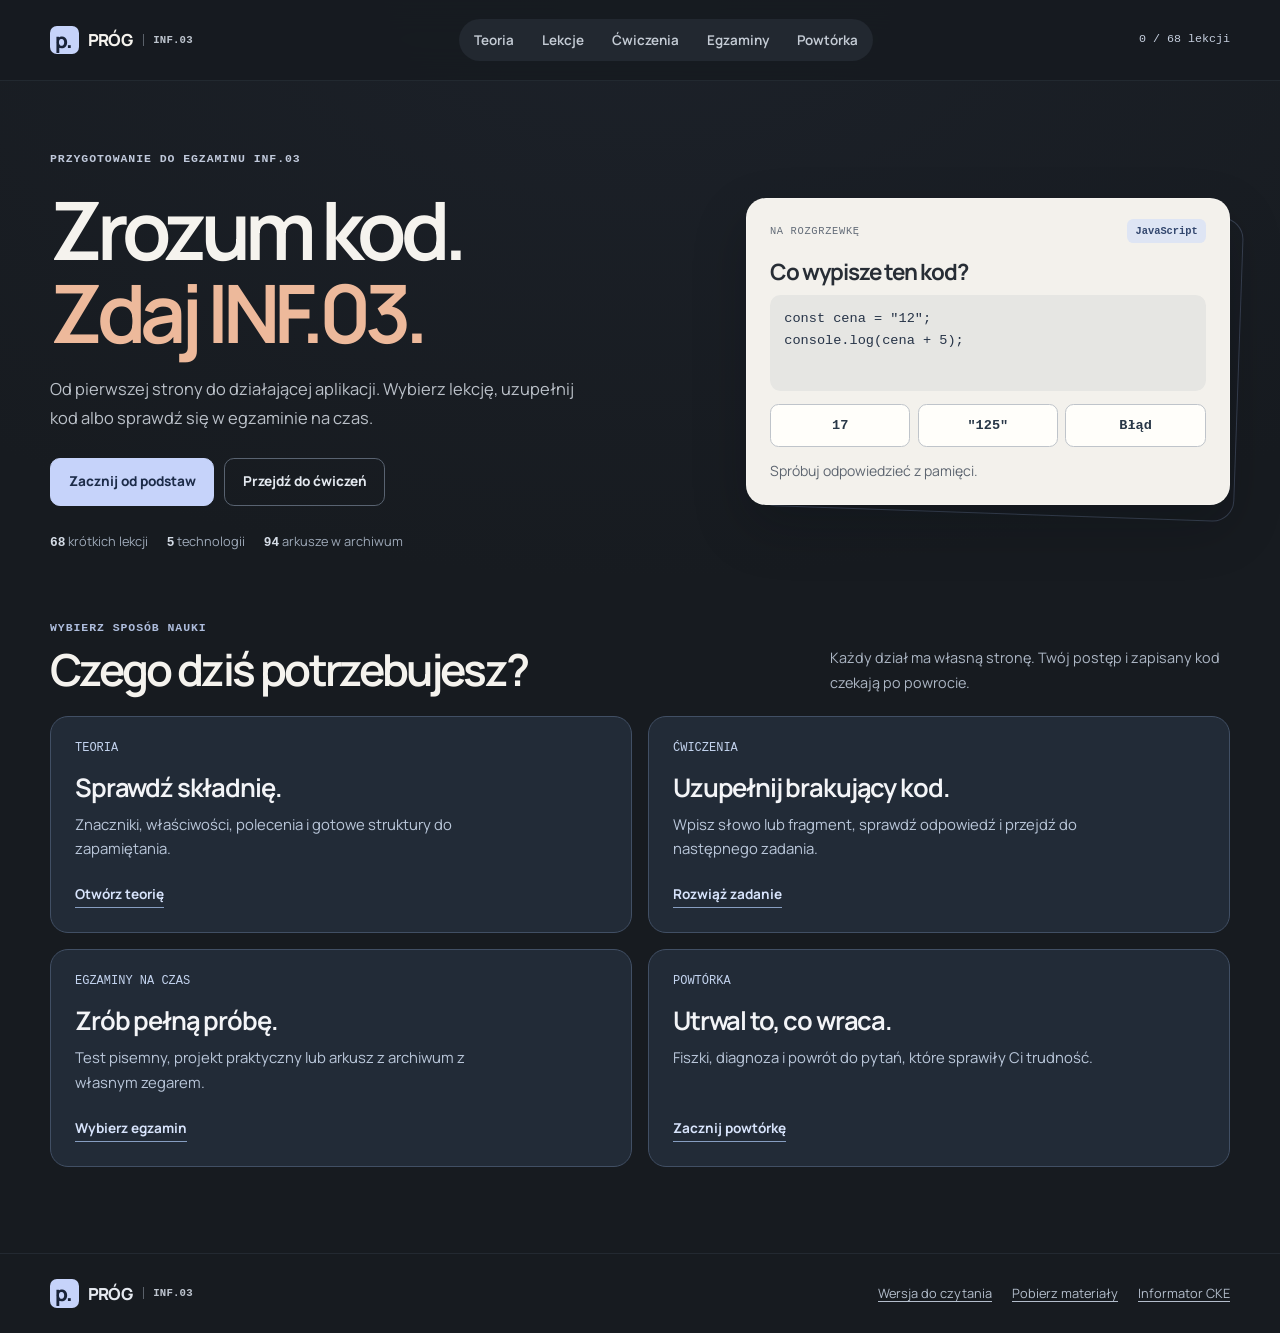
<file: index.html>
<!doctype html>
<html lang="pl">
<head>
  <meta charset="utf-8">
  <meta name="viewport" content="width=device-width,initial-scale=1">
  <meta name="color-scheme" content="dark">
  <meta name="theme-color" content="#171b20">
  <meta name="description" content="Kurs INF.03. Teoria HTML, CSS, SQL, PHP i JavaScript, uzupełnianie kodu, lekcje i egzaminy na czas.">
  <title>PRÓG / Kurs INF.03</title>
  <link rel="stylesheet" href="style.css?v=5">
  
  <script type="module" src="app.mjs?v=6"></script>
</head>
<body data-page="home">
<a class="skip" href="#tresc">Przejdź do treści</a>
<header class="site-header">
  <div class="wrap bar">
    <a class="brand" href="./"><span class="brand-mark" aria-hidden="true">p.</span> PRÓG<span class="brand-code">INF.03</span></a>
    <nav id="nav" aria-label="Kurs"><a href="teoria.html">Teoria</a><a href="lekcje.html">Lekcje</a><a href="zadania.html">Ćwiczenia</a><a href="egzaminy.html">Egzaminy</a><a href="powtorka.html">Powtórka</a></nav>
    <a class="head-progress" href="lekcje.html"><span id="header-progress">Moje lekcje</span></a>
  </div>
</header>
<main id="tresc">
  
    <section id="start" class="wrap hero" aria-labelledby="hero-heading">
      <div class="hero-text">
        <p class="eyebrow">PRZYGOTOWANIE DO EGZAMINU INF.03</p>
        <h1 id="hero-heading">Zrozum kod.<br><em>Zdaj INF.03.</em></h1>
        <p class="intro">Od pierwszej strony do działającej aplikacji. Wybierz lekcję, uzupełnij kod albo sprawdź się w egzaminie na czas.</p>
        <div class="actions"><a class="button primary" id="continue" href="lekcje.html">Zacznij od podstaw</a><a class="button quiet" href="zadania.html">Przejdź do ćwiczeń</a></div>
        <div class="hero-facts"><span><strong>68</strong> krótkich lekcji</span><span><strong>5</strong> technologii</span><span><strong>94</strong> arkusze w archiwum</span></div>
      </div>
      <div class="warmup" id="warmup" aria-labelledby="warmup-heading">
        <div class="warmup-top"><span>NA ROZGRZEWKĘ</span><span class="warmup-subject" id="warmup-subject">JavaScript</span></div>
        <h2 id="warmup-heading">Co wypisze ten kod?</h2>
        <pre class="warmup-code" id="warmup-code"><code>const cena = "12";
console.log(cena + 5);</code></pre>
        <div id="warmup-options" class="warmup-options"></div>
        <p id="warmup-feedback" class="warmup-feedback" role="status">Spróbuj odpowiedzieć z pamięci.</p>
        <button type="button" id="warmup-next" class="text-button" hidden>Kolejny przykład</button>
      </div>
    </section>
    <section class="wrap section" aria-labelledby="routes-heading">
      <div class="section-heading"><div><p class="kicker">WYBIERZ SPOSÓB NAUKI</p><h2 id="routes-heading">Czego dziś potrzebujesz?</h2></div><p class="lede">Każdy dział ma własną stronę. Twój postęp i zapisany kod czekają po powrocie.</p></div>
      <div class="home-routes">
        <a class="route-card" href="teoria.html"><span class="route-label">TEORIA</span><h3>Sprawdź składnię.</h3><p>Znaczniki, właściwości, polecenia i gotowe struktury do zapamiętania.</p><span class="route-action">Otwórz teorię</span></a>
        <a class="route-card" href="zadania.html"><span class="route-label">ĆWICZENIA</span><h3>Uzupełnij brakujący kod.</h3><p>Wpisz słowo lub fragment, sprawdź odpowiedź i przejdź do następnego zadania.</p><span class="route-action">Rozwiąż zadanie</span></a>
        <a class="route-card" href="egzaminy.html"><span class="route-label">EGZAMINY NA CZAS</span><h3>Zrób pełną próbę.</h3><p>Test pisemny, projekt praktyczny lub arkusz z archiwum z własnym zegarem.</p><span class="route-action">Wybierz egzamin</span></a>
        <a class="route-card" href="powtorka.html"><span class="route-label">POWTÓRKA</span><h3>Utrwal to, co wraca.</h3><p>Fiszki, diagnoza i powrót do pytań, które sprawiły Ci trudność.</p><span class="route-action">Zacznij powtórkę</span></a>
      </div>
    </section>
  <noscript><div class="wrap notice">Otwórz <a href="lektura.html">materiały do czytania bez JavaScriptu</a>. Interaktywne ćwiczenia i zegary wymagają JavaScriptu.</div></noscript>
</main>
<footer class="site-footer"><div class="wrap footer-row"><a class="brand" href="./"><span class="brand-mark" aria-hidden="true">p.</span> PRÓG<span class="brand-code">INF.03</span></a><a href="lektura.html">Wersja do czytania</a><a href="materialy-inf03.zip" download>Pobierz materiały</a><a href="https://bip.cke.gov.pl/attachments/download/8580">Informator CKE</a></div></footer>
</body>
</html>
</file>
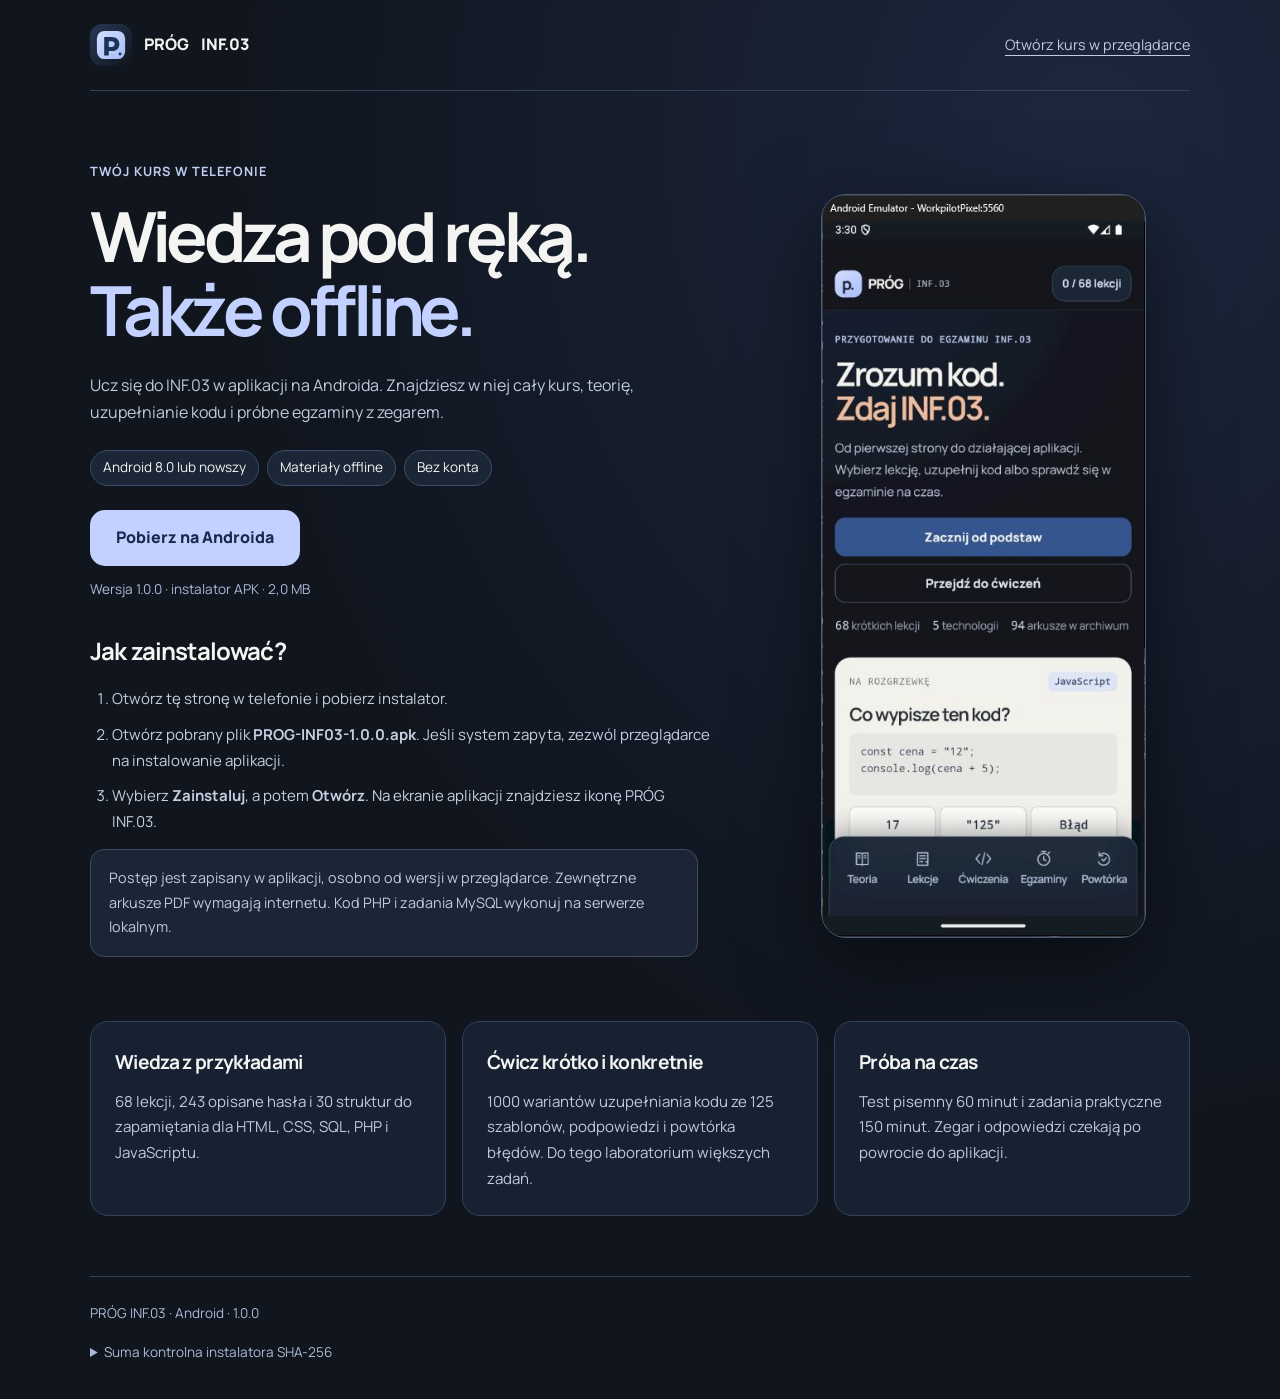
<file: aplikacja.html>
<!doctype html>
<html lang="pl">
<head>
  <meta charset="utf-8">
  <meta name="viewport" content="width=device-width,initial-scale=1">
  <meta name="theme-color" content="#10151e">
  <meta name="description" content="Pobierz PRÓG INF.03 na Androida. Teoria, ćwiczenia z kodem i egzaminy na czas dostępne offline.">
  <title>PRÓG INF.03 na Androida</title>
  <style>
  @font-face{font-family:Manrope;src:url(manrope-latin-ext-wght-normal.woff2);font-weight:200 800;font-display:swap}@font-face{font-family:Manrope;src:url(manrope-latin-wght-normal.woff2);font-weight:200 800;font-display:swap;unicode-range:U+0000-00FF}
  *{box-sizing:border-box}html{color-scheme:dark}body{margin:0;background:radial-gradient(ellipse at 85% 10%,#2e416d66,transparent 55%),#10151e;color:#f4f5f3;font:16px/1.7 Manrope,system-ui,sans-serif}a{color:inherit}header,main,footer{width:min(1100px,calc(100% - 40px));margin:auto}header{display:flex;justify-content:space-between;align-items:center;padding:24px 0;border-bottom:1px solid #354358}.brand{display:flex;gap:12px;align-items:center;font-weight:800;text-decoration:none}.brand img{width:42px;height:42px;border-radius:12px}.back{font-size:.9rem;color:#becbe1;text-underline-offset:5px}.hero{padding:70px 0 50px;display:grid;grid-template-columns:1.2fr .8fr;gap:65px;align-items:start}.eyebrow{font-size:.8rem;letter-spacing:.08em;color:#bfcef1;font-weight:700}h1{font-size:clamp(2.4rem,5.4vw,4.8rem);line-height:1.08;letter-spacing:-.065em;margin:16px 0 24px}h1 span{color:#c2d1ff}p{color:#bfcbdd;max-width:38rem}.tags{display:flex;gap:8px;flex-wrap:wrap;margin:24px 0}.tags span{border:1px solid #3b4d68;border-radius:25px;padding:5px 12px;font-size:.85rem;background:#1b2636}.download{display:inline-flex;align-items:center;justify-content:center;gap:12px;min-height:56px;border-radius:15px;padding:14px 26px;text-decoration:none;background:#c2d1ff;color:#182b4c;font-weight:800}.download:hover{background:#d7e1ff}.meta{font-size:.85rem;margin:12px 0 30px;color:#aabbd5}h2{font-size:1.5rem;letter-spacing:-.035em;margin:30px 0 12px}ol{padding-left:22px;color:#c4cfe0;font-size:.94rem}li{margin:10px 0}.note{padding:16px 18px;border:1px solid #3d4b61;border-radius:14px;background:#1b2535;color:#bdcce3;font-size:.9rem}.screen{max-width:325px;width:100%;margin:auto;background:#182332;border:1px solid #4b5d7c;border-radius:25px;overflow:hidden;box-shadow:0 20px 80px #0008}.screen img{display:block;width:100%;height:auto}.features{display:grid;grid-template-columns:repeat(3,1fr);gap:16px;margin-bottom:60px}.features article{border:1px solid #33435d;border-radius:18px;padding:24px;background:#172131}.features h2{font-size:1.2rem;margin:0 0 10px}.features p{font-size:.94rem;margin:0}footer{border-top:1px solid #354358;padding:25px 0 35px;color:#aabbd5;font-size:.85rem}details{margin-top:16px}summary{cursor:pointer}code{overflow-wrap:anywhere;font-size:.78rem}*:focus-visible{outline:3px solid #91b1f7;outline-offset:5px}@media(max-width:740px){.hero{grid-template-columns:1fr;padding-top:32px;gap:28px}.screen{max-width:300px}.features{grid-template-columns:1fr}.download{width:100%}.back{font-size:.8rem}header{gap:15px}}
  </style>
</head>
<body>
<header><a class="brand" href="index.html"><img src="aplikacja-icon.svg" alt="">PRÓG <span>INF.03</span></a><a class="back" href="index.html">Otwórz kurs w przeglądarce</a></header>
<main>
  <section class="hero">
    <div>
      <div class="eyebrow">TWÓJ KURS W TELEFONIE</div>
      <h1>Wiedza pod ręką.<br><span>Także offline.</span></h1>
      <p>Ucz się do INF.03 w aplikacji na Androida. Znajdziesz w niej cały kurs, teorię, uzupełnianie kodu i próbne egzaminy z zegarem.</p>
      <div class="tags"><span>Android 8.0 lub nowszy</span><span>Materiały offline</span><span>Bez konta</span></div>
      <a class="download" href="PROG-INF03-1.0.0.apk" download>Pobierz na Androida</a>
      <p class="meta">Wersja 1.0.0 · instalator APK · 2,0 MB</p>
      <h2>Jak zainstalować?</h2>
      <ol><li>Otwórz tę stronę w telefonie i pobierz instalator.</li><li>Otwórz pobrany plik <strong>PROG-INF03-1.0.0.apk</strong>. Jeśli system zapyta, zezwól przeglądarce na instalowanie aplikacji.</li><li>Wybierz <strong>Zainstaluj</strong>, a potem <strong>Otwórz</strong>. Na ekranie aplikacji znajdziesz ikonę PRÓG INF.03.</li></ol>
      <p class="note">Postęp jest zapisany w aplikacji, osobno od wersji w przeglądarce. Zewnętrzne arkusze PDF wymagają internetu. Kod PHP i zadania MySQL wykonuj na serwerze lokalnym.</p>
    </div>
    <div class="screen"><img src="aplikacja-podglad.jpg" alt="Mobilna aplikacja PRÓG INF.03 z dolnym menu i materiałami do nauki"></div>
  </section>
  <section class="features" aria-label="Co zawiera aplikacja">
    <article><h2>Wiedza z przykładami</h2><p>68 lekcji, 243 opisane hasła i 30 struktur do zapamiętania dla HTML, CSS, SQL, PHP i JavaScriptu.</p></article>
    <article><h2>Ćwicz krótko i konkretnie</h2><p>1000 wariantów uzupełniania kodu ze 125 szablonów, podpowiedzi i powtórka błędów. Do tego laboratorium większych zadań.</p></article>
    <article><h2>Próba na czas</h2><p>Test pisemny 60 minut i zadania praktyczne 150 minut. Zegar i odpowiedzi czekają po powrocie do aplikacji.</p></article>
  </section>
</main>
<footer>PRÓG INF.03 · Android · 1.0.0<details><summary>Suma kontrolna instalatora SHA-256</summary><code>d64c0ff32b0a24b14ca1badf702e4b057b6e1d6e86fcd3148c39ea1f92fd6a9c</code></details></footer>
</body>
</html>
</file>
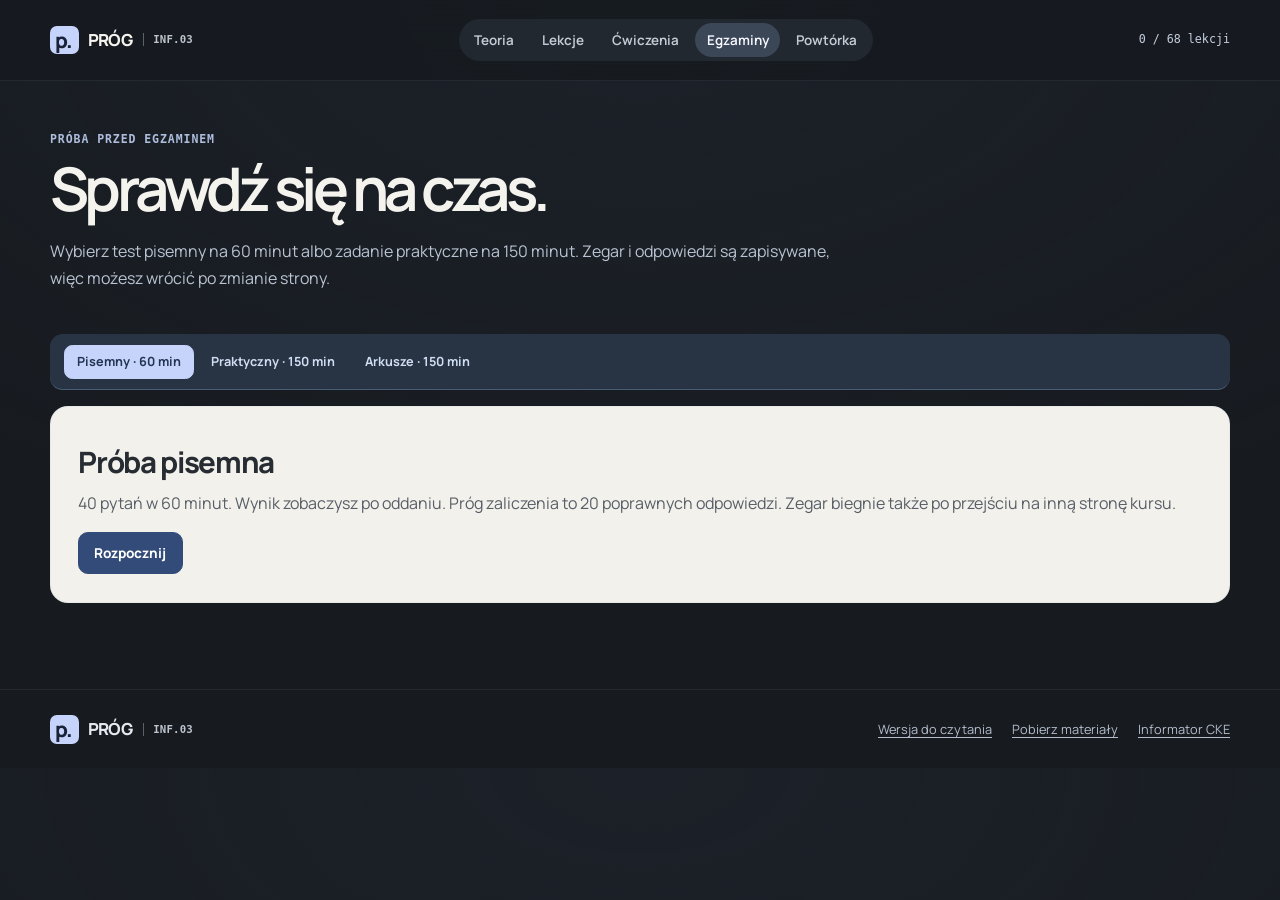
<file: egzaminy.html>
<!doctype html>
<html lang="pl">
<head>
  <meta charset="utf-8">
  <meta name="viewport" content="width=device-width,initial-scale=1">
  <meta name="color-scheme" content="dark">
  <meta name="theme-color" content="#171b20">
  <meta name="description" content="Kurs INF.03. Teoria HTML, CSS, SQL, PHP i JavaScript, uzupełnianie kodu, lekcje i egzaminy na czas.">
  <title>Egzaminy INF.03 na czas / PRÓG</title>
  <link rel="stylesheet" href="style.css?v=5">
  
  <script type="module" src="app.mjs?v=6"></script>
</head>
<body data-page="exams">
<a class="skip" href="#tresc">Przejdź do treści</a>
<header class="site-header">
  <div class="wrap bar">
    <a class="brand" href="./"><span class="brand-mark" aria-hidden="true">p.</span> PRÓG<span class="brand-code">INF.03</span></a>
    <nav id="nav" aria-label="Kurs"><a href="teoria.html">Teoria</a><a href="lekcje.html">Lekcje</a><a href="zadania.html">Ćwiczenia</a><a href="egzaminy.html" aria-current="page">Egzaminy</a><a href="powtorka.html">Powtórka</a></nav>
    <a class="head-progress" href="lekcje.html"><span id="header-progress">Moje lekcje</span></a>
  </div>
</header>
<main id="tresc">
  
    <section class="wrap page-intro"><p class="kicker">PRÓBA PRZED EGZAMINEM</p><h1>Sprawdź się na czas.</h1><p>Wybierz test pisemny na 60 minut albo zadanie praktyczne na 150 minut. Zegar i odpowiedzi są zapisywane, więc możesz wrócić po zmianie strony.</p></section>
    <section class="wrap section" aria-label="Centrum egzaminów"><div id="exam-center"></div></section>
  <noscript><div class="wrap notice">Otwórz <a href="lektura.html">materiały do czytania bez JavaScriptu</a>. Interaktywne ćwiczenia i zegary wymagają JavaScriptu.</div></noscript>
</main>
<footer class="site-footer"><div class="wrap footer-row"><a class="brand" href="./"><span class="brand-mark" aria-hidden="true">p.</span> PRÓG<span class="brand-code">INF.03</span></a><a href="lektura.html">Wersja do czytania</a><a href="materialy-inf03.zip" download>Pobierz materiały</a><a href="https://bip.cke.gov.pl/attachments/download/8580">Informator CKE</a></div></footer>
</body>
</html>
</file>
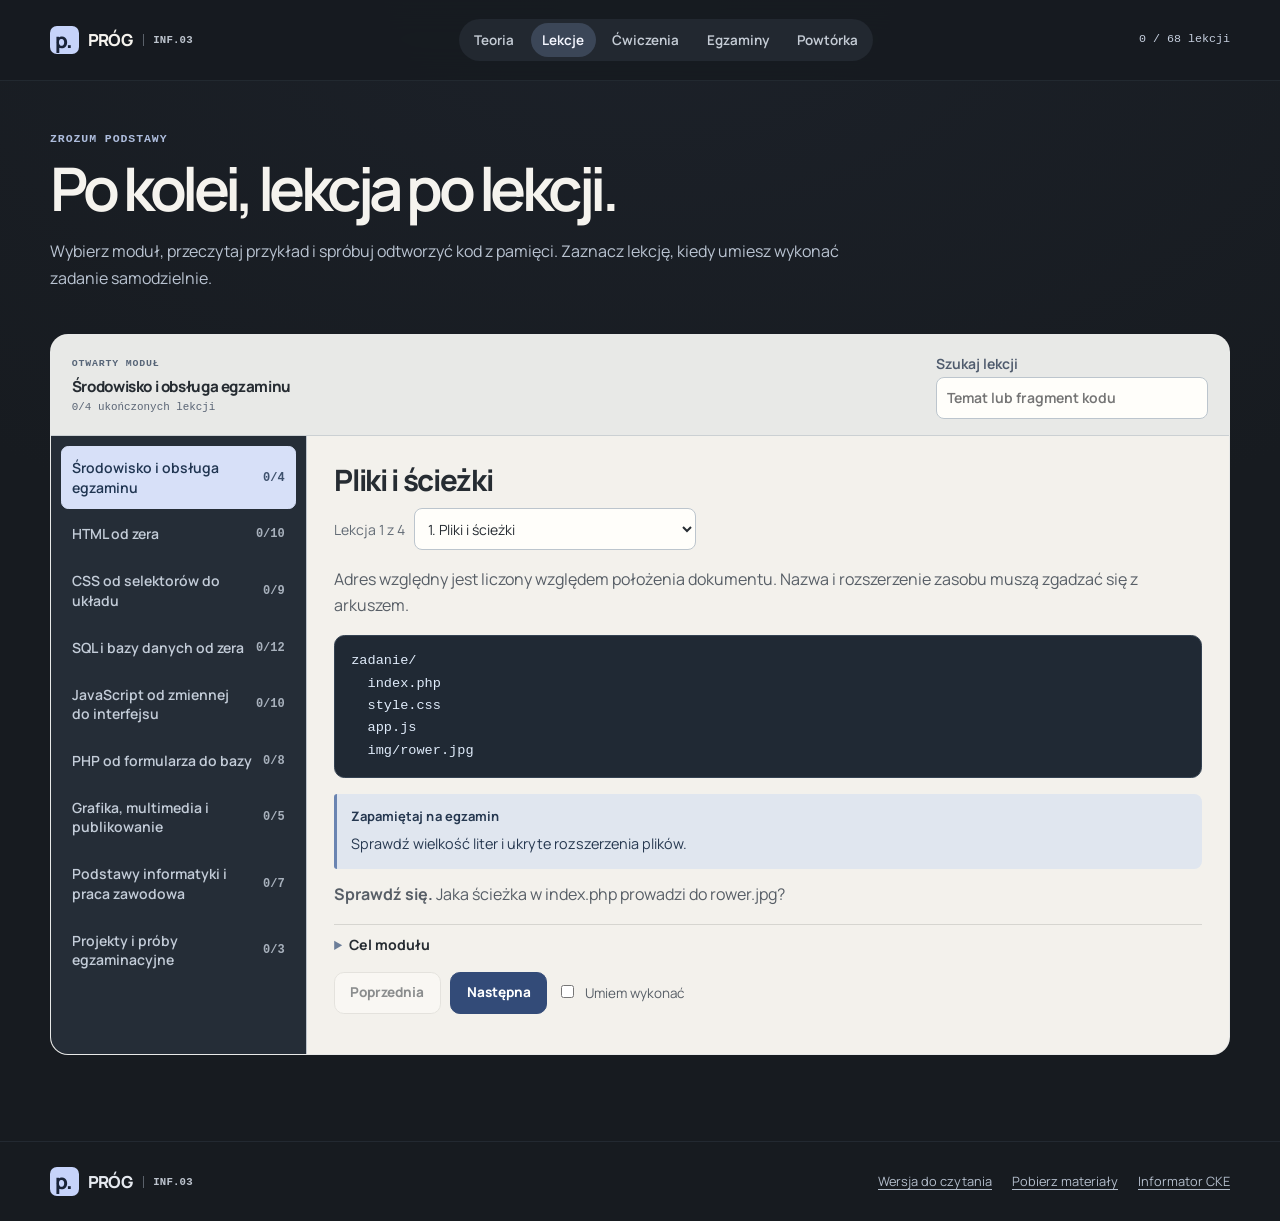
<file: lekcje.html>
<!doctype html>
<html lang="pl">
<head>
  <meta charset="utf-8">
  <meta name="viewport" content="width=device-width,initial-scale=1">
  <meta name="color-scheme" content="dark">
  <meta name="theme-color" content="#171b20">
  <meta name="description" content="Kurs INF.03. Teoria HTML, CSS, SQL, PHP i JavaScript, uzupełnianie kodu, lekcje i egzaminy na czas.">
  <title>Lekcje od podstaw / PRÓG INF.03</title>
  <link rel="stylesheet" href="style.css?v=5">
  
  <script type="module" src="app.mjs?v=6"></script>
</head>
<body data-page="lessons">
<a class="skip" href="#tresc">Przejdź do treści</a>
<header class="site-header">
  <div class="wrap bar">
    <a class="brand" href="./"><span class="brand-mark" aria-hidden="true">p.</span> PRÓG<span class="brand-code">INF.03</span></a>
    <nav id="nav" aria-label="Kurs"><a href="teoria.html">Teoria</a><a href="lekcje.html" aria-current="page">Lekcje</a><a href="zadania.html">Ćwiczenia</a><a href="egzaminy.html">Egzaminy</a><a href="powtorka.html">Powtórka</a></nav>
    <a class="head-progress" href="lekcje.html"><span id="header-progress">Moje lekcje</span></a>
  </div>
</header>
<main id="tresc">
  
    <section class="wrap page-intro"><p class="kicker">ZROZUM PODSTAWY</p><h1>Po kolei, lekcja po lekcji.</h1><p>Wybierz moduł, przeczytaj przykład i spróbuj odtworzyć kod z pamięci. Zaznacz lekcję, kiedy umiesz wykonać zadanie samodzielnie.</p></section>
    <section class="wrap section" id="sciezka" aria-label="Lekcje"><div class="course" id="course"></div></section>
  <noscript><div class="wrap notice">Otwórz <a href="lektura.html">materiały do czytania bez JavaScriptu</a>. Interaktywne ćwiczenia i zegary wymagają JavaScriptu.</div></noscript>
</main>
<footer class="site-footer"><div class="wrap footer-row"><a class="brand" href="./"><span class="brand-mark" aria-hidden="true">p.</span> PRÓG<span class="brand-code">INF.03</span></a><a href="lektura.html">Wersja do czytania</a><a href="materialy-inf03.zip" download>Pobierz materiały</a><a href="https://bip.cke.gov.pl/attachments/download/8580">Informator CKE</a></div></footer>
</body>
</html>
</file>
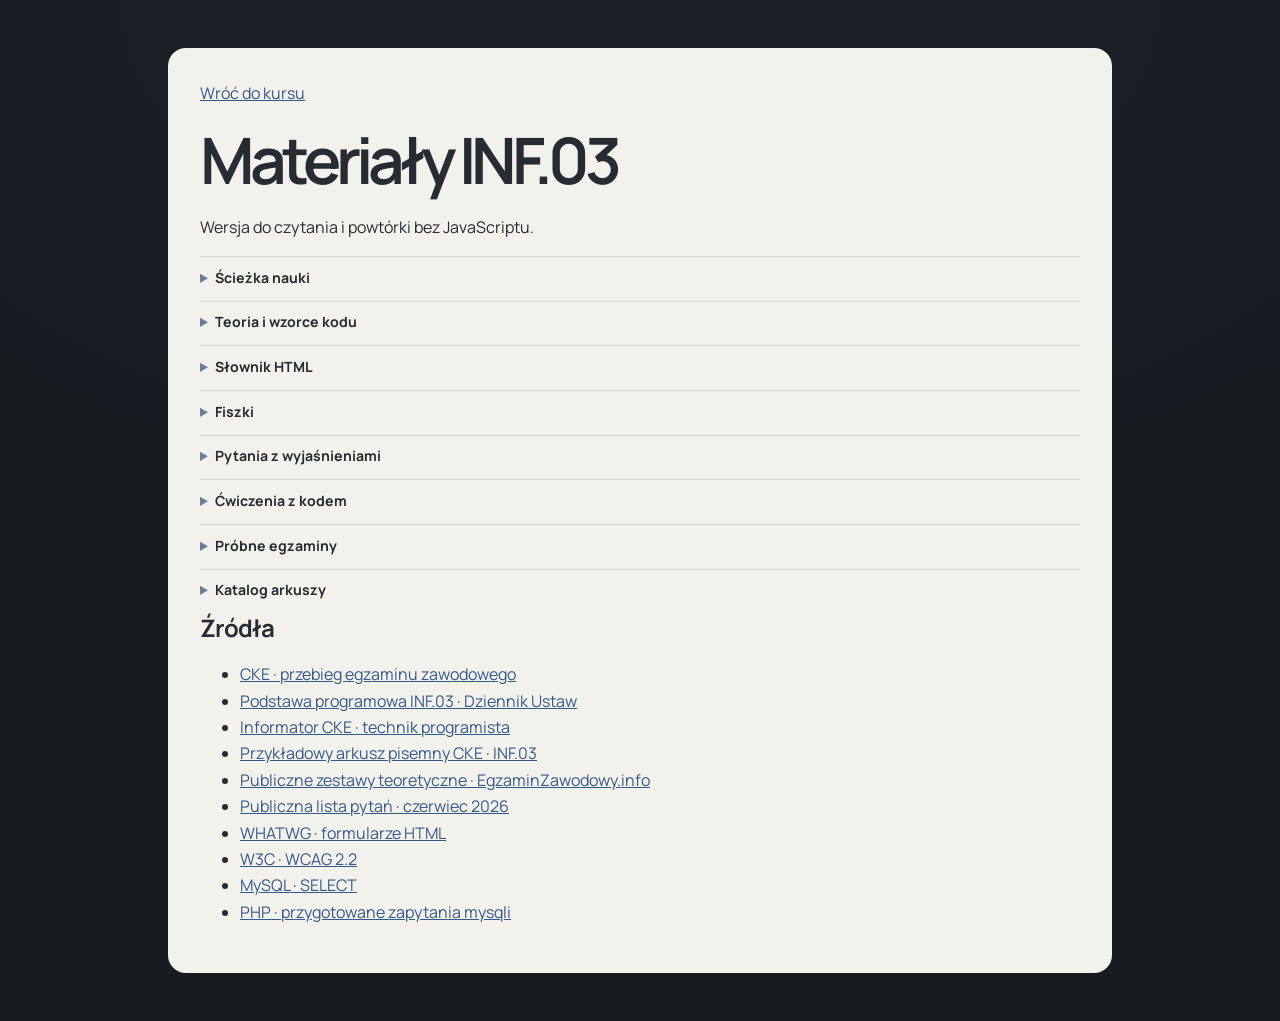
<file: lektura.html>
<!doctype html><html lang="pl"><head><meta charset="utf-8"><meta name="viewport" content="width=device-width, initial-scale=1"><title>PRÓG / Wersja do czytania</title><link rel="stylesheet" href="style.css?v=5"><link rel="stylesheet" href="theory.css"></head><body><main class="wrap reading"><a href="./">Wróć do kursu</a><h1>Materiały INF.03</h1><p>Wersja do czytania i powtórki bez JavaScriptu.</p><details class="fold"><summary>Ścieżka nauki</summary><details class="fold"><summary>Środowisko i obsługa egzaminu</summary><p>Uruchom stronę przez localhost, zaimportuj bazę testową i przygotuj zestaw plików zgodny z poleceniem.</p><details class="fold"><summary>Pliki i ścieżki</summary><p>Adres względny jest liczony względem położenia dokumentu. Nazwa i rozszerzenie zasobu muszą zgadzać się z arkuszem.</p><pre class="codebox"><code>zadanie/
  index.php
  style.css
  app.js
  img/rower.jpg</code></pre><p>Zapamiętaj. Sprawdź wielkość liter i ukryte rozszerzenia plików.</p><p>Sprawdź się. Jaka ścieżka w index.php prowadzi do rower.jpg?</p></details><details class="fold"><summary>Co robi przeglądarka, Apache i baza</summary><p>Przeglądarka renderuje HTML/CSS i uruchamia JS. Apache z PHP wykonuje skrypt na serwerze, a MySQL/MariaDB zwraca dane z zapytania.</p><pre class="codebox"><code>przeglądarka → Apache/PHP → baza
przeglądarka ← gotowy HTML ← PHP</code></pre><p>Zapamiętaj. Dwuklik pliku PHP nie uruchomi go po stronie serwera.</p><p>Sprawdź się. Otwórz plik przez http://localhost/zadanie/ i porównaj źródło strony z plikiem PHP.</p></details><details class="fold"><summary>Podgląd i konsola</summary><p>Sprawdź Console przy błędzie skryptu, Network przy błędzie ładowania plików i Elements przy rozbieżnym CSS.</p><pre class="codebox"><code>console.log(document.querySelector(&quot;#wynik&quot;));</code></pre><p>Zapamiętaj. Wynik null oznacza brak pasującego elementu w chwili wyszukania.</p><p>Sprawdź się. Co sprawdzisz przy czerwonym 404 dla style.css?</p></details><details class="fold"><summary>Polecenie na rezultaty</summary><p>Wypisz pliki, ich formaty, zrzuty, skrypty i wymagane zachowania. Zanotuj, co da się sprawdzić po każdym etapie.</p><pre class="codebox"><code>[ ] import i zrzut
[ ] kwerendy i wyniki
[ ] strona, styl, skrypt
[ ] kontrola nazw przy oddaniu</code></pre><p>Zapamiętaj. Nazwa pliku i format zrzutu zależą od konkretnego polecenia.</p><p>Sprawdź się. Wybierz arkusz i zrób listę plików w kolejności wykonania.</p></details></details><details class="fold"><summary>HTML od zera</summary><p>Zbuduj poprawny dokument z nawigacją, obrazem, tabelą i formularzem, korzystając z osobnego CSS.</p><details class="fold"><summary>Szkielet dokumentu</summary><p>DOCTYPE wybiera współczesny tryb renderowania. W html podaj język, a w head kodowanie, viewport, tytuł i zasoby.</p><pre class="codebox"><code>&lt;!doctype html&gt;
&lt;html lang=&quot;pl&quot;&gt;
&lt;head&gt;
  &lt;meta charset=&quot;utf-8&quot;&gt;
  &lt;meta name=&quot;viewport&quot; content=&quot;width=device-width, initial-scale=1&quot;&gt;
  &lt;title&gt;Cennik&lt;/title&gt;
  &lt;link rel=&quot;stylesheet&quot; href=&quot;style.css&quot;&gt;
  &lt;script src=&quot;app.js&quot; defer&gt;&lt;/script&gt;
&lt;/head&gt;
&lt;body&gt;&lt;h1&gt;Cennik&lt;/h1&gt;&lt;/body&gt;
&lt;/html&gt;</code></pre><p>Zapamiętaj. DOCTYPE jest deklaracją. title ustawia tytuł zakładki, h1 tytuł treści.</p><p>Sprawdź się. Napisz szkielet z pamięci i sprawdź polskie litery.</p></details><details class="fold"><summary>Semantyka układu i nagłówki</summary><p>header, nav, main, section, article, aside i footer informują o roli zawartości. Poziom nagłówka odzwierciedla hierarchię.</p><pre class="codebox"><code>&lt;header&gt;&lt;h1&gt;Katalog&lt;/h1&gt;&lt;/header&gt;
&lt;main&gt;&lt;section&gt;&lt;h2&gt;Oferta&lt;/h2&gt;&lt;p&gt;Trzy modele.&lt;/p&gt;&lt;/section&gt;&lt;/main&gt;
&lt;footer&gt;Kontakt&lt;/footer&gt;</code></pre><p>Zapamiętaj. Sam rozmiar tekstu ustaw CSS-em.</p><p>Sprawdź się. Zamień szereg divów na czytelny układ semantyczny.</p></details><details class="fold"><summary>Atrybuty i elementy puste</summary><p>id identyfikuje pojedynczy element. class możesz nadawać wielu elementom. data-* przechowuje dane pomocnicze. img, input, meta i link są elementami pustymi.</p><pre class="codebox"><code>&lt;img id=&quot;miniatura&quot; class=&quot;foto&quot; src=&quot;a.jpg&quot; alt=&quot;Rower&quot;&gt;
&lt;button type=&quot;button&quot; data-cena=&quot;14&quot;&gt;Wybierz&lt;/button&gt;</code></pre><p>Zapamiętaj. Powtórzony identyfikator komplikuje JS i odnośniki.</p><p>Sprawdź się. Rozpoznaj, które atrybuty można bezpiecznie powtórzyć.</p></details><details class="fold"><summary>Linki i kotwice</summary><p>href może prowadzić do pliku, pełnego URL albo fragmentu z id. Tekst linku powinien opisywać cel.</p><pre class="codebox"><code>&lt;a href=&quot;oferta.html&quot;&gt;Oferta&lt;/a&gt;
&lt;a href=&quot;#kontakt&quot;&gt;Kontakt&lt;/a&gt;
&lt;section id=&quot;kontakt&quot;&gt;&lt;h2&gt;Kontakt&lt;/h2&gt;&lt;/section&gt;</code></pre><p>Zapamiętaj. Adres #kontakt zadziała, jeśli w dokumencie istnieje id=&quot;kontakt&quot;.</p><p>Sprawdź się. Dodaj odnośnik z podfolderu do pliku poziom wyżej.</p></details><details class="fold"><summary>Obraz i tekst alternatywny</summary><p>src podaje ścieżkę. alt przekazuje informację potrzebną po pominięciu obrazu, a alt=&quot;&quot; oznacza dekorację.</p><pre class="codebox"><code>&lt;figure&gt;
  &lt;img src=&quot;img/mapa.png&quot; alt=&quot;Trasa od dworca do parku&quot;&gt;
  &lt;figcaption&gt;Trasa A&lt;/figcaption&gt;
&lt;/figure&gt;</code></pre><p>Zapamiętaj. Nazwa pliku zwykle mało mówi o treści obrazu.</p><p>Sprawdź się. Zapisz trafny alt mapy, zdjęcia produktu i ikony dekoracyjnej.</p></details><details class="fold"><summary>Listy i zagnieżdżanie</summary><p>ol oznacza kolejność, ul wypunktowanie, li pozycję. Listę zagnieżdżoną umieszczaj wewnątrz li.</p><pre class="codebox"><code>&lt;ol&gt;&lt;li&gt;Importuj bazę&lt;/li&gt;&lt;li&gt;Wykonaj zapytania&lt;/li&gt;&lt;/ol&gt;</code></pre><p>Zapamiętaj. Bezpośrednio wewnątrz ul i ol dodawaj pozycje li.</p><p>Sprawdź się. Zapisz listę kroków i podlistę plików.</p></details><details class="fold"><summary>Tabele danych</summary><p>table zawiera wiersze tr, a tr komórki th lub td. caption opisuje tabelę, a scope powiązanie nagłówka.</p><pre class="codebox"><code>&lt;table&gt;
  &lt;caption&gt;Cennik&lt;/caption&gt;
  &lt;thead&gt;&lt;tr&gt;&lt;th scope=&quot;col&quot;&gt;Usługa&lt;/th&gt;&lt;th scope=&quot;col&quot;&gt;Cena&lt;/th&gt;&lt;/tr&gt;&lt;/thead&gt;
  &lt;tbody&gt;&lt;tr&gt;&lt;td&gt;Serwis&lt;/td&gt;&lt;td&gt;49 zł&lt;/td&gt;&lt;/tr&gt;&lt;/tbody&gt;
&lt;/table&gt;</code></pre><p>Zapamiętaj. colspan łączy kolumny, rowspan wiersze.</p><p>Sprawdź się. Dodaj wiersz komunikatu obejmujący dwie kolumny.</p></details><details class="fold"><summary>Formularz i wysyłka</summary><p>action wskazuje odbiorcę. GET przekazuje pola w adresie, POST w ciele żądania. name to klucz odebrany przez serwer.</p><pre class="codebox"><code>&lt;form action=&quot;zapis.php&quot; method=&quot;post&quot;&gt;
  &lt;label for=&quot;email&quot;&gt;E-mail&lt;/label&gt;
  &lt;input id=&quot;email&quot; name=&quot;email&quot; type=&quot;email&quot; required&gt;
  &lt;button type=&quot;submit&quot;&gt;Zapisz&lt;/button&gt;
&lt;/form&gt;</code></pre><p>Zapamiętaj. for odwołuje się do id, a PHP odczytuje name. Weryfikacja w HTML wspiera użytkownika i trzeba ją powtórzyć w PHP.</p><p>Sprawdź się. Napisz formularz POST, którym PHP otrzyma klucz email.</p></details><details class="fold"><summary>Pola wyboru i przyciski</summary><p>Radio z taką samą nazwą działa jako grupa. Checkbox może nie trafić do żądania, jeśli jest odznaczony. option value jest wartością wysyłaną.</p><pre class="codebox"><code>&lt;label&gt;&lt;input type=&quot;radio&quot; name=&quot;tryb&quot; value=&quot;1&quot;&gt; Standard&lt;/label&gt;
&lt;label&gt;&lt;input type=&quot;radio&quot; name=&quot;tryb&quot; value=&quot;2&quot;&gt; Premium&lt;/label&gt;
&lt;button type=&quot;button&quot;&gt;Przelicz&lt;/button&gt;</code></pre><p>Zapamiętaj. Przycisk w formularzu domyślnie może wysłać formularz.</p><p>Sprawdź się. Zbuduj select z dwiema opcjami i opcjonalny checkbox.</p></details><details class="fold"><summary>Multimedia i dostępność</summary><p>Dodaj sterowanie odtwarzaczem, napisy do wideo, nazwy kontrolek, logiczną kolejność fokusu i napisy zamiast wskazówek wyłącznie kolorem.</p><pre class="codebox"><code>&lt;video controls src=&quot;instrukcja.mp4&quot;&gt;
  &lt;track kind=&quot;captions&quot; src=&quot;pl.vtt&quot; srclang=&quot;pl&quot; label=&quot;Polskie&quot;&gt;
&lt;/video&gt;</code></pre><p>Zapamiętaj. div z obsługą kliknięcia nie przejmuje zachowania klawiaturowego button.</p><p>Sprawdź się. Przejdź formularz i menu wyłącznie klawiszem Tab.</p></details></details><details class="fold"><summary>CSS od selektorów do układu</summary><p>Odtwórz dwukolumnowy układ arkusza i przypisz style tylko elementom wskazanym w poleceniu.</p><details class="fold"><summary>Zewnętrzny arkusz i selektory</summary><p>Selektor typu wskazuje tag, kropka klasę, kratka identyfikator. Przecinek grupuje niezależne selektory.</p><pre class="codebox"><code>p { color: #222; }
.karta { padding: 12px; }
#wynik { font-weight: 700; }
h1, h2 { margin-top: 0; }</code></pre><p>Zapamiętaj. .karta i #karta oznaczają różne atrybuty.</p><p>Sprawdź się. Ustaw jeden kolor dla h1 i h2 bez powtarzania deklaracji.</p></details><details class="fold"><summary>Relacje, atrybuty i pseudoklasy</summary><p>A B wybiera potomka, A &gt; B dziecko, plus sąsiedniego brata. :hover, :focus-visible i :nth-child testują stan lub pozycję elementu.</p><pre class="codebox"><code>nav &gt; a:hover { color: #b11; }
input[type=&quot;email&quot;]:focus-visible { outline: 2px solid navy; }
tbody tr:nth-child(even) { background: #eee; }</code></pre><p>Zapamiętaj. tbody w selektorze pomaga zachować kolor nagłówka tabeli.</p><p>Sprawdź się. Zaznacz tylko parzyste wiersze danych.</p></details><details class="fold"><summary>Kaskada i dziedziczenie</summary><p>Przeglądarka rozstrzyga m.in. ważność i pochodzenie reguły, specyficzność oraz kolejność. W tym samym poziomie kaskady id przebija klasę, a późniejszy remis wygrywa.</p><pre class="codebox"><code>#cena { color: purple; }
.wyroznione { color: green; }
.wyroznione { color: navy; }</code></pre><p>Zapamiętaj. Dziedziczy się m.in. color, ale margin elementu nadrzędnego nie przechodzi na dziecko.</p><p>Sprawdź się. Jaki kolor otrzyma element przy samym class i przy obu atrybutach?</p></details><details class="fold"><summary>Box model i jednostki</summary><p>Padding jest wewnątrz obramowania, margin na zewnątrz. border-box wlicza padding i obramowanie do podanej szerokości.</p><pre class="codebox"><code>.karta { box-sizing: border-box; width: 240px; padding: 12px; border: 2px solid; margin: 8px; }</code></pre><p>Zapamiętaj. Przy content-box zewnętrzny obrys to tu 268px bez marginesów.</p><p>Sprawdź się. Policz szerokość obrysu tego elementu przy border-box.</p></details><details class="fold"><summary>Kolory, tło i tekst</summary><p>W szesnastkowym #RRGGBB każda para koduje kanał. font-family podaje listę krojów, text-align wyrównuje treść w obszarze elementu.</p><pre class="codebox"><code>body { color: #18202b; background-color: #f3f4f6; font-family: Arial, sans-serif; }
header { text-align: center; }</code></pre><p>Zapamiętaj. color to kolor tekstu, background-color to tło.</p><p>Sprawdź się. Ustaw tło i kolor stopki bez wpływu na resztę dokumentu.</p></details><details class="fold"><summary>Flexbox</summary><p>Rodzic z display:flex układa dzieci wzdłuż osi głównej. justify-content rozkłada je na osi głównej, align-items poprzecznie.</p><pre class="codebox"><code>.panel { display: flex; gap: 16px; align-items: start; }
.lewy { flex: 2; }
.prawy { flex: 1; }</code></pre><p>Zapamiętaj. Zmiana flex-direction zmienia osie.</p><p>Sprawdź się. Ustaw dwa panele 2:1 i sprawdź ich układ po zmianie kierunku.</p></details><details class="fold"><summary>Grid i breakpointy</summary><p>Grid definiuje tory kolumn i wierszy. Query wybiera zestaw reguł według szerokości obszaru wyświetlania.</p><pre class="codebox"><code>.karty { display: grid; grid-template-columns: 1fr 1fr; gap: 1rem; }
@media (max-width: 650px) { .karty { grid-template-columns: 1fr; } }</code></pre><p>Zapamiętaj. Sprawdź obie strony granicy, np. 650 i 651 px.</p><p>Sprawdź się. Odtwórz proporcję 2:1 i przełącz na jedną kolumnę.</p></details><details class="fold"><summary>Float i pozycjonowanie</summary><p>float pozwala tekstowi opływać element i pojawia się w starszych układach. clear usuwa opływanie obok poprzednich floatów. Absolute liczy położenie względem właściwego kontenera pozycjonowanego.</p><pre class="codebox"><code>.foto { float: left; margin-right: 12px; }
footer { clear: both; }
.karta { position: relative; }
.etykieta { position: absolute; top: 0; right: 0; }</code></pre><p>Zapamiętaj. Sam position:relative nie układa dzieci w kolumnach.</p><p>Sprawdź się. Pokaż podgląd po usunięciu clear w przykładzie z kolumnami float.</p></details><details class="fold"><summary>Tabele, obrazy i przewijanie</summary><p>border-collapse scala krawędzie komórek. max-width chroni przed wystawaniem obrazu. Obiekt może zachować proporcje w prostokącie przez object-fit.</p><pre class="codebox"><code>table { border-collapse: collapse; width: 100%; }
th, td { border: 1px solid #555; padding: .4rem; }
img { max-width: 100%; height: auto; }</code></pre><p>Zapamiętaj. width i height wymuszone niezależnie mogą zdeformować obraz.</p><p>Sprawdź się. Przetestuj tabelę z bardzo długą komórką na telefonie.</p></details></details><details class="fold"><summary>SQL i bazy danych od zera</summary><p>Zaimportuj bazę, napisz kwerendy z JOIN i agregacją, wykonaj kontrolowany UPDATE i udokumentuj wyniki.</p><details class="fold"><summary>Tabele, rekordy, klucze i typy</summary><p>Klucz główny jednoznacznie wskazuje wiersz. Klucz obcy odwołuje się do identyfikatora w innej tabeli. W MariaDB typ DECIMAL sprawdza się dla kwot.</p><pre class="codebox"><code>CREATE TABLE typy (id INT PRIMARY KEY, nazwa VARCHAR(80));
CREATE TABLE rowery (id INT PRIMARY KEY, typ_id INT, stawka DECIMAL(7,2), FOREIGN KEY (typ_id) REFERENCES typy(id));</code></pre><p>Zapamiętaj. Typ liczbowy nie zastępuje poprawnego klucza relacji.</p><p>Sprawdź się. Rozpisz relację jeden-do-wielu dla kategorii i produktów.</p></details><details class="fold"><summary>Normalizacja i więzy</summary><p>Wydziel powtarzalne słowniki, aby zmiana nazwy typu wymagała jednej aktualizacji. NOT NULL wymaga wartości, UNIQUE ogranicza duplikaty.</p><pre class="codebox"><code>CREATE TABLE kategorie (id INT PRIMARY KEY, nazwa VARCHAR(80) NOT NULL UNIQUE);</code></pre><p>Zapamiętaj. Id kategorii w produktach może się powtarzać.</p><p>Sprawdź się. Uzasadnij podział arkusza produktów na dwie tabele.</p></details><details class="fold"><summary>SELECT, alias i DISTINCT</summary><p>SELECT wybiera kolumny, FROM tabelę. AS nadaje alias w wyniku. DISTINCT usuwa powtórzenia całego zestawu wybranych kolumn.</p><pre class="codebox"><code>SELECT nazwa, stawka AS cena_godziny FROM rowery;
SELECT DISTINCT typ_id FROM rowery;</code></pre><p>Zapamiętaj. SELECT * może dać kolumny, których zadanie nie wymaga.</p><p>Sprawdź się. Zwróć dokładnie dwie wskazane kolumny, w podanej kolejności.</p></details><details class="fold"><summary>WHERE i wzorce</summary><p>WHERE wybiera pojedyncze rekordy. LIKE rozpoznaje % jako dowolny ciąg i _ jako jeden znak. IS NULL testuje brak wartości.</p><pre class="codebox"><code>SELECT nazwa FROM rowery
WHERE dostepny = 1 AND (nazwa LIKE &#39;M%&#39; OR nazwa LIKE &#39;R%&#39;);</code></pre><p>Zapamiętaj. Grupuj AND i OR nawiasami. Kolumny z NULL sprawdzaj przez IS NULL.</p><p>Sprawdź się. Wyszukaj nazwy kończące się na „k” z pominięciem niedostępnych.</p></details><details class="fold"><summary>Sortowanie i LIMIT</summary><p>ORDER BY wybiera kolejność, ASC rosnąco, DESC malejąco. Podaj dodatkową kolumnę przy remisach, jeśli kolejność ma znaczenie.</p><pre class="codebox"><code>SELECT nazwa, stawka FROM rowery
ORDER BY stawka ASC, nazwa ASC LIMIT 3;</code></pre><p>Zapamiętaj. Bez ORDER BY baza nie gwarantuje kolejności wyniku.</p><p>Sprawdź się. Podaj dwie najdroższe oferty. Przy remisie posortuj po nazwie.</p></details><details class="fold"><summary>INNER JOIN i LEFT JOIN</summary><p>INNER JOIN zwraca pasujące pary. LEFT JOIN zachowuje również wiersze z lewej tabeli bez dopasowania. Warunek ON opisuje relację.</p><pre class="codebox"><code>SELECT r.nazwa, t.nazwa AS typ
FROM rowery AS r INNER JOIN typy AS t ON r.typ_id = t.id;</code></pre><p>Zapamiętaj. Warunek prawej tabeli w WHERE może usunąć niezłączone wiersze.</p><p>Sprawdź się. Wyświetl wszystkie kategorie, także puste.</p></details><details class="fold"><summary>COUNT, SUM, AVG, MIN, MAX</summary><p>COUNT(*) liczy wiersze. COUNT(kolumna) liczy wartości różne od NULL. Pozostałe agregaty liczą sumę, średnią lub skrajne wartości.</p><pre class="codebox"><code>SELECT COUNT(*) AS liczba, AVG(stawka) AS srednia
FROM rowery WHERE dostepny = 1;</code></pre><p>Zapamiętaj. COUNT(*) po LEFT JOIN daje 1 dla zachowanej pustej grupy. Wtedy policz id po prawej.</p><p>Sprawdź się. Oblicz liczbę i najwyższą cenę dostępnych produktów.</p></details><details class="fold"><summary>GROUP BY i HAVING</summary><p>GROUP BY scala wiersze w grupy. WHERE filtruje przed grupowaniem, HAVING po zbudowaniu grup.</p><pre class="codebox"><code>SELECT typ_id, COUNT(*) AS liczba FROM rowery
WHERE dostepny = 1 GROUP BY typ_id HAVING COUNT(*) &gt;= 2;</code></pre><p>Zapamiętaj. W prostych kwerendach wszystkie nieagregowane wybrane kolumny dodaj do GROUP BY.</p><p>Sprawdź się. Policz modele osobno dla typów i pokaż grupy liczące ponad dwa.</p></details><details class="fold"><summary>INSERT, UPDATE, DELETE</summary><p>INSERT dodaje rekord. UPDATE zmienia wartości, DELETE usuwa rekordy. Przed zmianą wykonaj SELECT z tym samym WHERE.</p><pre class="codebox"><code>SELECT id, stawka FROM rowery WHERE id = 4;
UPDATE rowery SET stawka = 17.50 WHERE id = 4;
SELECT id, stawka FROM rowery WHERE id = 4;</code></pre><p>Zapamiętaj. Bez WHERE UPDATE lub DELETE może objąć wszystkie wiersze.</p><p>Sprawdź się. Zmień cenę jednego rekordu i potwierdź, że pozostałe ceny nie zmieniły się.</p></details><details class="fold"><summary>CREATE, ALTER i widoki</summary><p>CREATE TABLE zakłada strukturę. ALTER TABLE ją zmienia. Widok przechowuje definicję zapytania jako obiekt bazy.</p><pre class="codebox"><code>ALTER TABLE rowery ADD COLUMN opis VARCHAR(120);
CREATE VIEW dostepne_rowery AS SELECT id, nazwa FROM rowery WHERE dostepny = 1;</code></pre><p>Zapamiętaj. DROP usuwa obiekt, a DELETE rekordy z tabeli.</p><p>Sprawdź się. Dodaj kolumnę statusu i zbuduj widok z filtrem.</p></details><details class="fold"><summary>Import, eksport i uprawnienia</summary><p>Wczytaj plik SQL do właściwej bazy i sprawdź tabele. W ćwiczeniowej MariaDB GRANT przydziela określone prawo na danym obiekcie.</p><pre class="codebox"><code>GRANT SELECT ON inf03.rowery TO &#39;czytelnik&#39;@&#39;localhost&#39;;</code></pre><p>Zapamiętaj. Polecenie zakłada istniejącego użytkownika. Uprawnienia ćwicz na własnej bazie.</p><p>Sprawdź się. Wykonaj eksport, odtwórz go w nowej testowej bazie i sprawdź liczbę wierszy.</p></details><details class="fold"><summary>Transakcje i podzapytania</summary><p>Podzapytanie może zwrócić wartość do porównania. W transakcyjnej tabeli InnoDB ROLLBACK wycofuje niezapisane zmiany danych.</p><pre class="codebox"><code>SELECT nazwa FROM rowery WHERE stawka &gt; (SELECT AVG(stawka) FROM rowery);
START TRANSACTION;
UPDATE rowery SET stawka = 20 WHERE id = 4;
ROLLBACK;</code></pre><p>Zapamiętaj. W MySQL i MariaDB wiele poleceń DDL powoduje niejawny COMMIT.</p><p>Sprawdź się. Wyszukaj ceny ponad średnią i sprawdź wycofanie aktualizacji.</p></details></details><details class="fold"><summary>JavaScript od zmiennej do interfejsu</summary><p>Napisz od podstaw kalkulator lub galerię, obsłuż błędne wejście i potwierdź działanie dla wartości granicznych.</p><details class="fold"><summary>Zmienne, typy i konwersja</summary><p>const wiąże nazwę bez możliwości ponownego przypisania, let dopuszcza zmianę. Pole formularza zwraca tekst.</p><pre class="codebox"><code>const tekst = &quot;12&quot;;
console.log(tekst + 5); // &quot;125&quot;
console.log(Number(tekst) + 5); // 17</code></pre><p>Zapamiętaj. Number(&quot;&quot;) zwraca 0. Puste wejście sprawdź przed konwersją.</p><p>Sprawdź się. Przewidź wyniki działań z liczbą i tekstem.</p></details><details class="fold"><summary>Warunki i porównania</summary><p>=== porównuje bez konwersji typu. &amp;&amp; wymaga obu prawdziwych warunków. Operator reszty z dzielenia pozwala sprawdzić parzystość.</p><pre class="codebox"><code>if (x &gt;= 1 &amp;&amp; x &lt;= 8) { console.log(&quot;Poprawny zakres&quot;); }
const parzysta = x % 2 === 0;</code></pre><p>Zapamiętaj. Połączenie nierówności 1 &lt;= x &lt;= 8 nie działa jak zapis matematyczny.</p><p>Sprawdź się. Zapisz warunek na pełną liczbę od 1 do 8.</p></details><details class="fold"><summary>Pętle i wynik kodu</summary><p>Rozpisz kolejne wartości licznika i zmiennej akumulującej. Indeksy tablic zaczynają się od zera.</p><pre class="codebox"><code>let suma = 0;
for (let i = 0; i &lt; 4; i++) { suma += i; }
console.log(suma); // 6</code></pre><p>Zapamiętaj. i &lt;= tablica.length próbuje wejść za ostatnią pozycję.</p><p>Sprawdź się. Zapisz tabelkę i, suma dla wariantu zaczynającego od 1.</p></details><details class="fold"><summary>Tablice i obiekty</summary><p>Tablica przechowuje kolejność wartości. Obiekt pozwala nazwać właściwości. filter wybiera część tablicy, map przekształca elementy.</p><pre class="codebox"><code>const rowery = [{ cena: 12, dostepny: true }, { cena: 18, dostepny: false }];
const ceny = rowery.filter(r =&gt; r.dostepny).map(r =&gt; r.cena);</code></pre><p>Zapamiętaj. filter zwraca nową tablicę.</p><p>Sprawdź się. Wybierz dostępne modele poniżej ceny granicznej.</p></details><details class="fold"><summary>Funkcje i zwracanie wartości</summary><p>Parametry przekazują argumenty do funkcji. return oddaje wynik i kończy wywołanie.</p><pre class="codebox"><code>function koszt(cena, godziny) {
  return cena * godziny;
}
console.log(koszt(12.5, 4)); // 50</code></pre><p>Zapamiętaj. console.log wyświetla informację, lecz nie zastępuje return.</p><p>Sprawdź się. Napisz funkcję liczącą koszt z rabatem od czterech godzin.</p></details><details class="fold"><summary>DOM i wybór elementu</summary><p>querySelector oczekuje selektora CSS i zwraca pierwszy element albo null. getElementById oczekuje samego id.</p><pre class="codebox"><code>const wynik = document.querySelector(&quot;#wynik&quot;);
wynik.textContent = &quot;Gotowe&quot;;</code></pre><p>Zapamiętaj. getElementById(&quot;#wynik&quot;) szuka id zawierającego kratkę.</p><p>Sprawdź się. Napraw selektor i zmień tekst w wybranym akapicie.</p></details><details class="fold"><summary>Zdarzenia i formularz</summary><p>click reaguje na kliknięcie, input na bieżącą zmianę wartości, submit na wysyłkę. W lokalnym kalkulatorze preventDefault blokuje przeładowanie.</p><pre class="codebox"><code>const form = document.querySelector(&quot;form&quot;);
form.addEventListener(&quot;submit&quot;, event =&gt; {
  event.preventDefault();
  document.querySelector(&quot;#wynik&quot;).textContent = &quot;Obliczono&quot;;
});</code></pre><p>Zapamiętaj. W addEventListener przekazujesz funkcję. Wywołanie z () wykona ją od razu.</p><p>Sprawdź się. Policz koszt po Enter i po kliknięciu przycisku.</p></details><details class="fold"><summary>Walidacja i formatowanie liczby</summary><p>Sprawdź pusty tekst, poprawność liczby i granice. toFixed tworzy tekst z liczbą miejsc po przecinku. Intl.NumberFormat lokalizuje zapis.</p><pre class="codebox"><code>const tekst = pole.value.trim();
const n = Number(tekst);
if (tekst !== &quot;&quot; &amp;&amp; Number.isInteger(n) &amp;&amp; n &gt;= 1 &amp;&amp; n &lt;= 8) {
  wynik.textContent = new Intl.NumberFormat(&quot;pl-PL&quot;, { style: &quot;currency&quot;, currency: &quot;PLN&quot; }).format(n * 12.5);
}</code></pre><p>Zapamiętaj. parseInt(&quot;2.7&quot;, 10) daje 2, więc sam nie wykryje wpisania ułamka.</p><p>Sprawdź się. Przetestuj &quot;&quot;, 0, 1, 8, 9 i 1.5.</p></details><details class="fold"><summary>Galeria, klasy i lista elementów</summary><p>Zmieniaj src wraz z alt. classList.toggle steruje klasą. querySelectorAll pozwala iterować po wszystkich trafieniach.</p><pre class="codebox"><code>document.querySelectorAll(&quot;.miniatura&quot;).forEach(mini =&gt; {
  mini.addEventListener(&quot;click&quot;, () =&gt; {
    duze.src = mini.src;
    duze.alt = mini.alt;
  });
});</code></pre><p>Zapamiętaj. Dla dostępnej miniatury rozważ zagnieżdżenie obrazu w button i zdarzenie na przycisku.</p><p>Sprawdź się. Dodaj zmianę zdjęcia i tekstu alternatywnego dla trzech przycisków.</p></details><details class="fold"><summary>Algorytmy, obiekty i biblioteki</summary><p>Przeszukiwanie liniowe sprawdza kolejne elementy. Klasa grupuje stan i zachowanie. W zadaniach pisemnych czytaj też składnię przykładów z bibliotek, np. jQuery.</p><pre class="codebox"><code>const trafienie = [5, 9, 17].find(x =&gt; x &gt; 8); // 9
class Licznik {
  stan = 0;
  dodaj() { this.stan++; }
}</code></pre><p>Zapamiętaj. find zwraca pierwsze trafienie albo undefined, filter tablicę wszystkich trafień.</p><p>Sprawdź się. Rozpisz liczbę sprawdzeń find dla trafienia i braku wyniku.</p></details></details><details class="fold"><summary>PHP od formularza do bazy</summary><p>Odbierz dane, odczytaj pasujące rekordy oraz wygeneruj stronę z obsługą pustej listy.</p><details class="fold"><summary>Składnia i osadzenie w HTML</summary><p>PHP działa na serwerze. Zmienne zaczynają się od znaku $. Kropka łączy teksty. echo wypisuje fragment odpowiedzi.</p><pre class="codebox"><code>&lt;?php
$model = &#39;Rondo&#39;;
echo &#39;&lt;p&gt;Model: &#39; . $model . &#39;&lt;/p&gt;&#39;;</code></pre><p>Zapamiętaj. Ten przykład wypisuje stałą. Dla danych wejściowych koduj tekst do HTML.</p><p>Sprawdź się. Wypisz znacznik p z ceną i dopiskiem zł.</p></details><details class="fold"><summary>Warunki, tablice i foreach</summary><p>Tablica asocjacyjna mapuje nazwy kluczy na wartości. foreach przechodzi po rekordach bez ręcznego indeksu.</p><pre class="codebox"><code>&lt;?php
$rowery = [[&#39;nazwa&#39; =&gt; &#39;Most&#39;, &#39;cena&#39; =&gt; 15]];
foreach ($rowery as $rower) {
    echo htmlspecialchars($rower[&#39;nazwa&#39;], ENT_QUOTES, &#39;UTF-8&#39;);
}</code></pre><p>Zapamiętaj. Tablicę asocjacyjną czytaj po kluczu użytym przy tworzeniu lub w wyniku SQL.</p><p>Sprawdź się. Policz sumę cen dla trzech rekordów.</p></details><details class="fold"><summary>GET, POST i walidacja</summary><p>Sprawdzaj typ, brak wartości i zakres na serwerze. Opcja min_range w FILTER_VALIDATE_INT pomaga odrzucić liczbę poniżej zakresu.</p><pre class="codebox"><code>&lt;?php
$sztuki = filter_input(INPUT_POST, &#39;sztuki&#39;, FILTER_VALIDATE_INT, [&#39;options&#39; =&gt; [&#39;min_range&#39; =&gt; 1, &#39;max_range&#39; =&gt; 8]]);
if ($sztuki === false || $sztuki === null) { echo &#39;Podaj od 1 do 8 sztuk.&#39;; }</code></pre><p>Zapamiętaj. false oznacza niepoprawną wartość, null brak wejścia.</p><p>Sprawdź się. Sprawdź reakcję PHP na pustą wartość i liczbę 9.</p></details><details class="fold"><summary>Dane na wyjściu HTML</summary><p>htmlspecialchars koduje znaki specjalne dla kontekstu HTML. Przy dynamicznej treści i atrybutach tekstowych stosuj kodowanie przed wypisaniem.</p><pre class="codebox"><code>&lt;?php
$tekst = &#39;Naprawa &amp; serwis&#39;;
echo &#39;&lt;p&gt;&#39; . htmlspecialchars($tekst, ENT_QUOTES | ENT_SUBSTITUTE, &#39;UTF-8&#39;) . &#39;&lt;/p&gt;&#39;;</code></pre><p>Zapamiętaj. Kodowanie HTML nie zastępuje parametrów SQL.</p><p>Sprawdź się. Przewidź HTML źródłowy wyprodukowany dla nazwy „A &amp; B”.</p></details><details class="fold"><summary>Połączenie mysqli i SELECT</summary><p>Podaj host, konto, hasło i bazę. Ustaw utf8mb4. query wykona stałe zapytanie, a fetch_assoc pobierze wiersz według nazw kolumn.</p><pre class="codebox"><code>&lt;?php
$db = new mysqli(&#39;localhost&#39;, &#39;uczen&#39;, &#39;haslo_lokalne&#39;, &#39;inf03&#39;);
$db-&gt;set_charset(&#39;utf8mb4&#39;);
$wynik = $db-&gt;query(&#39;SELECT nazwa FROM rowery ORDER BY nazwa&#39;);
while ($r = $wynik-&gt;fetch_assoc()) {
    echo &#39;&lt;li&gt;&#39; . htmlspecialchars($r[&#39;nazwa&#39;], ENT_QUOTES, &#39;UTF-8&#39;) . &#39;&lt;/li&gt;&#39;;
}
$db-&gt;close();</code></pre><p>Zapamiętaj. Dane logowania dopasuj do ćwiczeniowego środowiska. Kod listy opakuj w ul.</p><p>Sprawdź się. Przerób pętlę na wiersze tabeli.</p></details><details class="fold"><summary>Parametry zapytań i zapis</summary><p>prepare oddziela konstrukcję zapytania od wartości. bind_param przyjmuje typy m.in. i dla int i s dla string. Nazwy tabel są częścią ustalonej składni.</p><pre class="codebox"><code>&lt;?php
$stmt = $db-&gt;prepare(&#39;UPDATE rowery SET nazwa = ? WHERE id = ?&#39;);
$stmt-&gt;bind_param(&#39;si&#39;, $nazwa, $id);
$stmt-&gt;execute();</code></pre><p>Zapamiętaj. Zwaliduj id i treść przed wykonaniem. Parametry nie służą do podstawiania nazw kolumn.</p><p>Sprawdź się. Napisz INSERT z dwiema wartościami podanymi jako parametry.</p></details><details class="fold"><summary>Wynik pusty i format danych</summary><p>Podaj czytelny komunikat dla braku wyników. number_format pozwala wyświetlić kwotę z polskim separatorem dziesiętnym.</p><pre class="codebox"><code>&lt;?php
if ($wynik-&gt;num_rows === 0) { echo &#39;&lt;p&gt;Brak danych.&lt;/p&gt;&#39;; }
echo number_format(12.5, 2, &#39;,&#39;, &#39; &#39;) . &#39; zł&#39;;</code></pre><p>Zapamiętaj. Wartość wyświetlana jako „12,50 zł” nie nadaje się jako surowy operand JS.</p><p>Sprawdź się. Wyświetl kwotę w td, a surową wartość liczbową w data-cena.</p></details><details class="fold"><summary>Sesje, ciasteczka i pliki</summary><p>session_start wznawia lub tworzy sesję. Dane sesji są po stronie serwera. Ciasteczko klient przesyła w nagłówkach żądań.</p><pre class="codebox"><code>&lt;?php
session_start();
$_SESSION[&#39;widoki&#39;] = ($_SESSION[&#39;widoki&#39;] ?? 0) + 1;
echo (int) $_SESSION[&#39;widoki&#39;];</code></pre><p>Zapamiętaj. session_start i setcookie wykonaj przed wysłaniem treści.</p><p>Sprawdź się. Zobacz, jak działa licznik w dwóch osobnych oknach prywatnych.</p></details></details><details class="fold"><summary>Grafika, multimedia i publikowanie</summary><p>Przygotuj pliki o podanych rozmiarach i formatach oraz sprawdź aplikację po opublikowaniu.</p><details class="fold"><summary>Raster, wektor i formaty</summary><p>Raster przechowuje piksele, wektor opisuje kształty. JPEG pasuje do zdjęć, PNG do przezroczystych grafik, SVG do skalowalnych ikon. WebP może obsługiwać przezroczystość.</p><pre class="codebox"><code>zdjęcie → JPEG lub WebP
ikona z kanałem alfa → PNG
logo skalowane bez artefaktów → SVG</code></pre><p>Zapamiętaj. W arkuszu pierwszeństwo ma podany format. Zmiana rozszerzenia nie konwertuje obrazu.</p><p>Sprawdź się. Wybierz format dla zdjęcia, zrzutu i logo oraz uzasadnij każdy.</p></details><details class="fold"><summary>Kadrowanie, skalowanie i eksport</summary><p>Kadrowanie wybiera obszar. Skalowanie zmienia wymiary w pikselach. Zachowanie proporcji pozwala uniknąć deformacji.</p><pre class="codebox"><code>źródło 1800 × 1200 → połowa wymiarów → 900 × 600 px</code></pre><p>Zapamiętaj. Rozmiar pliku w KB to inna rzecz niż szerokość i wysokość w px.</p><p>Sprawdź się. Przytnij obraz do 3:2, wyeksportuj 900 × 600 i sprawdź wymiary.</p></details><details class="fold"><summary>Kanał alfa i kolory</summary><p>Alfa opisuje przezroczystość. W RGB kanały czerwony, zielony i niebieski składają się na kolor ekranu.</p><pre class="codebox"><code>.panel { background: rgb(40 50 180 / 50%); }</code></pre><p>Zapamiętaj. Przezroczyste tło obrazu sprawdź na jasnym i ciemnym tle.</p><p>Sprawdź się. Wyeksportuj ikonę PNG i sprawdź krawędzie na kontrastowym tle.</p></details><details class="fold"><summary>CMS i hosting</summary><p>CMS zarządza treścią za pomocą panelu i szablonów. Hosting statyczny udostępnia gotowe pliki. PHP i MariaDB wymagają środowiska serwerowego z odpowiednimi usługami.</p><pre class="codebox"><code>HTML/CSS/JS → hosting statyczny
PHP + MariaDB → serwer PHP + połączenie z bazą</code></pre><p>Zapamiętaj. Lokalny adres localhost nie jest publicznym adresem dla innych urządzeń.</p><p>Sprawdź się. Wybierz typ hostingu dla portfolio i formularza z zapisem do bazy.</p></details><details class="fold"><summary>Test publikacji i ścieżki</summary><p>Po przesłaniu plików odtwórz nawigację, sprawdź odnośniki względne, obsługę błędów i widok telefonu. SFTP może służyć do przesyłania plików do hostingu.</p><pre class="codebox"><code>index.html → css/style.css
index.html → img/logo.png</code></pre><p>Zapamiętaj. Plik Logo.png i logo.png mogą być różnymi nazwami na serwerze.</p><p>Sprawdź się. Rozpoznaj przyczynę, gdy lokalnie obraz się ładuje, a na serwerze masz 404.</p></details></details><details class="fold"><summary>Podstawy informatyki i praca zawodowa</summary><p>Rozwiąż przekrojowy test z tematami pomocniczymi i wyjaśnij wskazane błędy.</p><details class="fold"><summary>Systemy liczbowe i jednostki</summary><p>Cyfry w systemie pozycyjnym mnoży się przez kolejne potęgi podstawy. Bajt ma osiem bitów. KiB to 1024 bajty.</p><pre class="codebox"><code>1011₂ = 1×8 + 0×4 + 1×2 + 1×1 = 11₁₀
FF₁₆ = 15×16 + 15 = 255₁₀</code></pre><p>Zapamiętaj. Mb/s opisuje megabity na sekundę, MB to megabajty.</p><p>Sprawdź się. Przelicz 101010₂ na dziesiętny i szesnastkowy.</p></details><details class="fold"><summary>Kodowanie, sprzęt i systemy</summary><p>UTF-8 zapisuje znaki Unicode za pomocą od jednego do czterech bajtów. RAM to pamięć robocza, SSD przechowuje dane po odłączeniu zasilania.</p><pre class="codebox"><code>ę → znak Unicode → bajty UTF-8</code></pre><p>Zapamiętaj. Zgodność kodowania pliku, odpowiedzi i połączenia z bazą pomaga zachować polskie litery.</p><p>Sprawdź się. Ustal, które elementy sprawdzisz przy uszkodzonych polskich znakach.</p></details><details class="fold"><summary>Sieć i HTTP</summary><p>DNS rozwiązuje nazwy domen. HTTP opisuje wymianę żądań i odpowiedzi. HTTPS chroni transmisję. Status 404 oznacza brak żądanego zasobu.</p><pre class="codebox"><code>GET /img/logo.png → 404 Not Found
GET /style.css → 200 OK</code></pre><p>Zapamiętaj. Błędy 4xx zgłasza się w związku z żądaniem, a 5xx w związku z obsługą po stronie serwera.</p><p>Sprawdź się. Odróżnij problem z adresem zasobu od problemu uruchomienia PHP.</p></details><details class="fold"><summary>Kopie, uprawnienia i dane</summary><p>Stosuj konkretne uprawnienia do zadania. Weryfikuj możliwość odtworzenia kopii. Używaj autorskich danych testowych w publicznych projektach.</p><pre class="codebox"><code>konto raportu → SELECT
konto edycji → uprawnienia stosowne do operacji</code></pre><p>Zapamiętaj. Eksport bez próbnego odtworzenia nie dowodzi, że odzyskasz dane.</p><p>Sprawdź się. Jakie prawo wystarczy kontu do odczytania raportu?</p></details><details class="fold"><summary>BHP i ergonomia</summary><p>Zorganizuj stanowisko tak, by ograniczyć obciążenie wzroku i ciała. Przy zagrożeniu zabezpiecz miejsce i zgłoś je odpowiedniej osobie.</p><pre class="codebox"><code>monitory bez odbić • podparte stopy • regularna zmiana pozycji</code></pre><p>Zapamiętaj. BHP obejmuje też przewody, drogi ewakuacji i stan wyposażenia.</p><p>Sprawdź się. Wskaż trzy uchybienia na przykładowym stanowisku komputerowym.</p></details><details class="fold"><summary>Angielski techniczny</summary><p>Rozpoznawaj polecenia w dokumentacji i komunikatach. Dobieraj znaczenie do kontekstu programu.</p><pre class="codebox"><code>required field → pole wymagane
foreign key → klucz obcy
query returned no rows → zapytanie nie zwróciło wierszy</code></pre><p>Zapamiętaj. Library w kontekście kodu oznacza bibliotekę.</p><p>Sprawdź się. Zinterpretuj „undefined variable” i „permission denied”.</p></details><details class="fold"><summary>Praca w zespole, etyka i dokumentacja</summary><p>Rozpisz zadania z kryteriami odbioru. Zgłoszenie błędu powinno zawierać kroki, wynik oczekiwany i rzeczywisty. Dokumentuj sposób uruchomienia.</p><pre class="codebox"><code>1. Otwórz kalkulator.
2. Wpisz 0.
Oczekiwane: komunikat. Rzeczywiste: 0 zł.</code></pre><p>Zapamiętaj. Samo „nie działa” utrudnia odtworzenie usterki.</p><p>Sprawdź się. Napisz krótkie zgłoszenie z krokiem, środowiskiem i wynikiem.</p></details></details><details class="fold"><summary>Projekty i próby egzaminacyjne</summary><p>Wykonaj jedną próbę PHP+SQL i jedną JS+SQL z zegarem. Porównaj pliki z kryteriami i popraw dwie najsłabsze rzeczy.</p><details class="fold"><summary>Projekt PHP i SQL</summary><p>Po imporcie zaplanuj tabele oraz kwerendy. W PHP uruchom połączenie, odczyt i generowanie HTML, a dopiero potem przejdź ścieżkę odbioru.</p><pre class="codebox"><code>baza → kwerendy i dowody → HTML/CSS → mysqli → przeglądarka</code></pre><p>Zapamiętaj. Oddziel działające w bazie zapytanie od błędu w renderowaniu.</p><p>Sprawdź się. Wykonaj próbę „Rowerem po mieście” i sprawdź scenariusz braku danych.</p></details><details class="fold"><summary>Projekt JavaScript i SQL</summary><p>Jeśli polecenie przewiduje osobne rezultaty, zapisz kwerendy w pliku i zrzuty oddzielnie. Skrypt kliencki przygotuj według podanych danych i zachowania.</p><pre class="codebox"><code>SQL w phpMyAdmin → pliki i zrzuty
HTML/CSS/JS → interfejs i działanie w przeglądarce</code></pre><p>Zapamiętaj. W arkuszu mogą się pojawić PHP i JavaScript jednocześnie. Przeczytaj każdy podpunkt.</p><p>Sprawdź się. Wybierz archiwalny wariant JS+SQL i odtwórz go w 150 minut.</p></details><details class="fold"><summary>Próba odbioru i samoocena</summary><p>Sprawdzaj punkty po ukończeniu etapów. Otwórz finalny katalog w docelowym środowisku i wykonaj scenariusze z polecenia.</p><pre class="codebox"><code>nazwy i ścieżki → import → zapytania → skrypty → zrzuty → plik z nazwą przeglądarki</code></pre><p>Zapamiętaj. Ocena według klucza weryfikuje konkretne rezultaty arkusza.</p><p>Sprawdź się. Rozpisz punkty z klucza na wykonane, częściowe i pominięte.</p></details></details></details><details class="fold"><summary>Teoria i wzorce kodu</summary><p class="reference-results" role="status">273 pasujących haseł i wzorców</p><div class="reference-catalog"><details class="reference-language" id="ref-html" open><summary class="reference-language-summary"><span><strong>HTML</strong><span class="reference-description">Znaczniki, atrybuty i struktura dokumentu.</span></span><span class="reference-language-count">115 haseł · 6 wzorców</span></summary><div class="reference-language-body"><details class="reference-group reference-pattern-group"><summary><span>Struktury do zapamiętania</span><span class="reference-count">6</span></summary><p class="reference-intro">Odtwórz schemat z pamięci. Potem porównaj nazwy, kolejność i wymagane elementy z przykładem.</p><details class="reference-item reference-pattern"><summary>Szkielet dokumentu z plikami zewnętrznymi</summary><p>Odtwórz podstawę strony, zanim zaczniesz budować jej sekcje.</p><pre class="codebox"><code>&lt;!doctype html&gt;
&lt;html lang=&quot;pl&quot;&gt;
&lt;head&gt;
  &lt;meta charset=&quot;utf-8&quot;&gt;
  &lt;meta name=&quot;viewport&quot; content=&quot;width=device-width, initial-scale=1&quot;&gt;
  &lt;title&gt;Katalog&lt;/title&gt;
  &lt;link rel=&quot;stylesheet&quot; href=&quot;style.css&quot;&gt;
  &lt;script src=&quot;app.js&quot; defer&gt;&lt;/script&gt;
&lt;/head&gt;
&lt;body&gt;
  &lt;main&gt;&lt;h1&gt;Katalog&lt;/h1&gt;&lt;/main&gt;
&lt;/body&gt;
&lt;/html&gt;</code></pre><ul class="reference-checks"><li>DOCTYPE przed html.</li><li>UTF-8 i język pl.</li><li>Zgodne ścieżki do CSS i JS.</li></ul></details><details class="reference-item reference-pattern"><summary>Semantyczny układ strony</summary><p>Nazwij rolę obszarów i dodaj nawigację po identyfikatorach.</p><pre class="codebox"><code>&lt;header&gt;&lt;h1&gt;Rowerem po mieście&lt;/h1&gt;&lt;/header&gt;
&lt;nav&gt;&lt;a href=&quot;#oferta&quot;&gt;Oferta&lt;/a&gt;&lt;a href=&quot;#kontakt&quot;&gt;Kontakt&lt;/a&gt;&lt;/nav&gt;
&lt;main&gt;
  &lt;section id=&quot;oferta&quot;&gt;&lt;h2&gt;Oferta&lt;/h2&gt;&lt;p&gt;Opis&lt;/p&gt;&lt;/section&gt;
  &lt;section id=&quot;kontakt&quot;&gt;&lt;h2&gt;Kontakt&lt;/h2&gt;&lt;p&gt;Telefon&lt;/p&gt;&lt;/section&gt;
&lt;/main&gt;
&lt;footer&gt;Wypożyczalnia miejska&lt;/footer&gt;</code></pre><ul class="reference-checks"><li>Jedna główna treść main.</li><li>Hierarchia h1 i h2.</li><li>Każde href # prowadzi do istniejącego id.</li></ul></details><details class="reference-item reference-pattern"><summary>Formularz POST i etykieta</summary><p>Wprowadź wartość, którą odbierze PHP pod właściwą nazwą.</p><pre class="codebox"><code>&lt;form action=&quot;zapis.php&quot; method=&quot;post&quot;&gt;
  &lt;label for=&quot;email&quot;&gt;E-mail&lt;/label&gt;
  &lt;input type=&quot;email&quot; id=&quot;email&quot; name=&quot;email&quot; required&gt;
  &lt;button type=&quot;submit&quot;&gt;Zapisz&lt;/button&gt;
&lt;/form&gt;</code></pre><ul class="reference-checks"><li>for odpowiada id.</li><li>name tworzy klucz danych.</li><li>Walidacja również na serwerze.</li></ul></details><details class="reference-item reference-pattern"><summary>Tabela z nagłówkiem i podpisem</summary><p>Użyj tabeli do uporządkowanych danych.</p><pre class="codebox"><code>&lt;table&gt;
  &lt;caption&gt;Cennik&lt;/caption&gt;
  &lt;thead&gt;&lt;tr&gt;&lt;th scope=&quot;col&quot;&gt;Model&lt;/th&gt;&lt;th scope=&quot;col&quot;&gt;Cena&lt;/th&gt;&lt;/tr&gt;&lt;/thead&gt;
  &lt;tbody&gt;&lt;tr&gt;&lt;td&gt;Most&lt;/td&gt;&lt;td&gt;17,50 zł&lt;/td&gt;&lt;/tr&gt;&lt;/tbody&gt;
&lt;/table&gt;</code></pre><ul class="reference-checks"><li>th dla nagłówków.</li><li>tr dla wiersza.</li><li>td dla komórki danych.</li></ul></details><details class="reference-item reference-pattern"><summary>Lista wyboru i checkbox</summary><p>Przekaż stawkę do prostego kalkulatora i odczytaj zaznaczenie opcji.</p><pre class="codebox"><code>&lt;label for=&quot;rower&quot;&gt;Rower&lt;/label&gt;
&lt;select id=&quot;rower&quot; name=&quot;rower&quot;&gt;
  &lt;option value=&quot;1&quot; data-cena=&quot;12.5&quot;&gt;Aleja&lt;/option&gt;
  &lt;option value=&quot;2&quot; data-cena=&quot;17.5&quot;&gt;Most&lt;/option&gt;
&lt;/select&gt;
&lt;label&gt;&lt;input type=&quot;checkbox&quot; id=&quot;dodatek&quot;&gt; Dodaj kask&lt;/label&gt;
&lt;button type=&quot;button&quot; id=&quot;oblicz&quot;&gt;Oblicz&lt;/button&gt;
&lt;output id=&quot;wynik&quot;&gt;&lt;/output&gt;</code></pre><ul class="reference-checks"><li>value jest identyfikatorem.</li><li>data-cena ma surowy zapis liczby.</li><li>Przycisk JS ma type button.</li></ul></details><details class="reference-item reference-pattern"><summary>Ilustracja i zagnieżdżona lista</summary><p>Połącz opis obrazu z listą danych bez zgubienia struktury.</p><pre class="codebox"><code>&lt;figure&gt;
  &lt;img src=&quot;img/trasa.jpg&quot; alt=&quot;Trasa wzdłuż rzeki&quot; width=&quot;900&quot; height=&quot;600&quot;&gt;
  &lt;figcaption&gt;Trasa rodzinna&lt;/figcaption&gt;
&lt;/figure&gt;
&lt;ul&gt;
  &lt;li&gt;Trasa A
    &lt;ul&gt;&lt;li&gt;Dystans 7 km&lt;/li&gt;&lt;li&gt;Poziom łatwy&lt;/li&gt;&lt;/ul&gt;
  &lt;/li&gt;
&lt;/ul&gt;</code></pre><ul class="reference-checks"><li>Lista wewnętrzna znajduje się w li.</li><li>alt opisuje treść ilustracji.</li><li>Sprawdź rzeczywisty format i wymiary obrazu.</li></ul></details></details><details class="reference-group"><summary><span>Dokument</span><span class="reference-count">10</span></summary><details class="reference-item"><summary><span>&lt;html&gt;</span><span class="reference-priority">Na egzamin</span></summary><p>Korzeń dokumentu. Atrybut lang wybiera język tekstu i pomaga czytnikom ekranu.</p><pre class="codebox"><code>&lt;html lang=&quot;pl&quot;&gt;…&lt;/html&gt;</code></pre><p class="reference-trap"><strong>Zapamiętaj</strong> Odtwórz ten element z pamięci. Sprawdź wymagane atrybuty i zamknięcia w kodzie.</p></details><details class="reference-item"><summary><span>&lt;head&gt;</span><span class="reference-priority">Na egzamin</span></summary><p>Zawiera metadane i odwołania do zasobów. Treść widoczna na stronie trafia do body.</p><pre class="codebox"><code>&lt;head&gt;&lt;title&gt;Sklep&lt;/title&gt;&lt;/head&gt;</code></pre><p class="reference-trap"><strong>Zapamiętaj</strong> Odtwórz ten element z pamięci. Sprawdź wymagane atrybuty i zamknięcia w kodzie.</p></details><details class="reference-item"><summary><span>&lt;body&gt;</span><span class="reference-priority">Na egzamin</span></summary><p>Zawiera treść dokumentu i interfejs użytkownika.</p><pre class="codebox"><code>&lt;body&gt;&lt;main&gt;Treść&lt;/main&gt;&lt;/body&gt;</code></pre><p class="reference-trap"><strong>Zapamiętaj</strong> Odtwórz ten element z pamięci. Sprawdź wymagane atrybuty i zamknięcia w kodzie.</p></details><details class="reference-item"><summary><span>&lt;title&gt;</span><span class="reference-priority">Na egzamin</span></summary><p>Ustawia nazwę dokumentu wyświetlaną m.in. w zakładce przeglądarki.</p><pre class="codebox"><code>&lt;title&gt;Galeria rowerów&lt;/title&gt;</code></pre><p class="reference-trap"><strong>Zapamiętaj</strong> Odtwórz ten element z pamięci. Sprawdź wymagane atrybuty i zamknięcia w kodzie.</p></details><details class="reference-item"><summary><span>&lt;meta&gt;</span><span class="reference-priority">Na egzamin</span></summary><p>Dodaje metadane, takie jak kodowanie znaków lub konfiguracja viewportu.</p><pre class="codebox"><code>&lt;meta charset=&quot;utf-8&quot;&gt;</code></pre><p class="reference-trap"><strong>Zapamiętaj</strong> Odtwórz ten element z pamięci. Sprawdź wymagane atrybuty i zamknięcia w kodzie.</p></details><details class="reference-item"><summary><span>&lt;link&gt;</span><span class="reference-priority">Na egzamin</span></summary><p>Deklaruje relację z zewnętrznym zasobem, np. arkuszem stylów.</p><pre class="codebox"><code>&lt;link rel=&quot;stylesheet&quot; href=&quot;style.css&quot;&gt;</code></pre><p class="reference-trap"><strong>Zapamiętaj</strong> Odtwórz ten element z pamięci. Sprawdź wymagane atrybuty i zamknięcia w kodzie.</p></details><details class="reference-item"><summary><span>&lt;style&gt;</span><span class="reference-priority">Na egzamin</span></summary><p>Zawiera wewnętrzny arkusz CSS. Umieść go w head, gdy polecenie dopuszcza styl wewnętrzny.</p><pre class="codebox"><code>&lt;style&gt;p { color: navy; }&lt;/style&gt;</code></pre><p class="reference-trap"><strong>Zapamiętaj</strong> Odtwórz ten element z pamięci. Sprawdź wymagane atrybuty i zamknięcia w kodzie.</p></details><details class="reference-item"><summary><span>&lt;base&gt;</span><span class="reference-priority">Rozpoznaj</span></summary><p>Ustala bazę adresów względnych w dokumencie. Występuje najwyżej jeden element base.</p><pre class="codebox"><code>&lt;base href=&quot;https://example.org/katalog/&quot;&gt;</code></pre><p class="reference-trap"><strong>Zapamiętaj</strong> Przykład jest fragmentem. Osadź go we właściwym kontekście dokumentu.</p></details><details class="reference-item"><summary><span>&lt;script&gt;</span><span class="reference-priority">Na egzamin</span></summary><p>Osadza lub wczytuje JavaScript. defer przy zewnętrznym klasycznym skrypcie odkłada wykonanie do zakończenia parsowania HTML.</p><pre class="codebox"><code>&lt;script src=&quot;app.js&quot; defer&gt;&lt;/script&gt;</code></pre><p class="reference-trap"><strong>Zapamiętaj</strong> Odtwórz ten element z pamięci. Sprawdź wymagane atrybuty i zamknięcia w kodzie.</p></details><details class="reference-item"><summary><span>&lt;noscript&gt;</span><span class="reference-priority">Uzupełnienie</span></summary><p>Wyświetla treść zastępczą w przeglądarce z wyłączoną obsługą skryptów.</p><pre class="codebox"><code>&lt;noscript&gt;Włącz JavaScript, aby użyć kalkulatora.&lt;/noscript&gt;</code></pre><p class="reference-trap"><strong>Zapamiętaj</strong> Przykład jest fragmentem. Osadź go we właściwym kontekście dokumentu.</p></details></details><details class="reference-group"><summary><span>Układ</span><span class="reference-count">11</span></summary><details class="reference-item"><summary><span>&lt;header&gt;</span><span class="reference-priority">Na egzamin</span></summary><p>Nagłówek strony lub sekcji. Może zawierać logo, nazwę i nawigację.</p><pre class="codebox"><code>&lt;header&gt;&lt;h1&gt;Atlas drzew&lt;/h1&gt;&lt;/header&gt;</code></pre><p class="reference-trap"><strong>Zapamiętaj</strong> Odtwórz ten element z pamięci. Sprawdź wymagane atrybuty i zamknięcia w kodzie.</p></details><details class="reference-item"><summary><span>&lt;nav&gt;</span><span class="reference-priority">Na egzamin</span></summary><p>Sekcja głównych odnośników nawigacyjnych.</p><pre class="codebox"><code>&lt;nav&gt;&lt;a href=&quot;#galeria&quot;&gt;Galeria&lt;/a&gt;&lt;/nav&gt;</code></pre><p class="reference-trap"><strong>Zapamiętaj</strong> Odtwórz ten element z pamięci. Sprawdź wymagane atrybuty i zamknięcia w kodzie.</p></details><details class="reference-item"><summary><span>&lt;main&gt;</span><span class="reference-priority">Na egzamin</span></summary><p>Wyznacza główną, unikatową treść strony. W prostym dokumencie użyj jednego widocznego main.</p><pre class="codebox"><code>&lt;main&gt;&lt;h1&gt;Cennik&lt;/h1&gt;&lt;/main&gt;</code></pre><p class="reference-trap"><strong>Zapamiętaj</strong> Odtwórz ten element z pamięci. Sprawdź wymagane atrybuty i zamknięcia w kodzie.</p></details><details class="reference-item"><summary><span>&lt;section&gt;</span><span class="reference-priority">Na egzamin</span></summary><p>Grupuje tematycznie powiązaną treść, zwykle opisaną nagłówkiem.</p><pre class="codebox"><code>&lt;section id=&quot;kontakt&quot;&gt;&lt;h2&gt;Kontakt&lt;/h2&gt;&lt;/section&gt;</code></pre><p class="reference-trap"><strong>Zapamiętaj</strong> Odtwórz ten element z pamięci. Sprawdź wymagane atrybuty i zamknięcia w kodzie.</p></details><details class="reference-item"><summary><span>&lt;article&gt;</span><span class="reference-priority">Na egzamin</span></summary><p>Samodzielna jednostka treści, np. wiadomość, oferta albo wpis.</p><pre class="codebox"><code>&lt;article&gt;&lt;h2&gt;Nowa trasa&lt;/h2&gt;&lt;p&gt;Opis&lt;/p&gt;&lt;/article&gt;</code></pre><p class="reference-trap"><strong>Zapamiętaj</strong> Odtwórz ten element z pamięci. Sprawdź wymagane atrybuty i zamknięcia w kodzie.</p></details><details class="reference-item"><summary><span>&lt;aside&gt;</span><span class="reference-priority">Na egzamin</span></summary><p>Treść poboczna powiązana z głównym tematem, np. polecane trasy.</p><pre class="codebox"><code>&lt;aside&gt;&lt;h2&gt;Podobne trasy&lt;/h2&gt;&lt;/aside&gt;</code></pre><p class="reference-trap"><strong>Zapamiętaj</strong> Odtwórz ten element z pamięci. Sprawdź wymagane atrybuty i zamknięcia w kodzie.</p></details><details class="reference-item"><summary><span>&lt;footer&gt;</span><span class="reference-priority">Na egzamin</span></summary><p>Stopka strony albo sekcji. Może zawierać autorstwo i kontakt.</p><pre class="codebox"><code>&lt;footer&gt;Autor: Jan Kowalski&lt;/footer&gt;</code></pre><p class="reference-trap"><strong>Zapamiętaj</strong> Odtwórz ten element z pamięci. Sprawdź wymagane atrybuty i zamknięcia w kodzie.</p></details><details class="reference-item"><summary><span>&lt;address&gt;</span><span class="reference-priority">Uzupełnienie</span></summary><p>Dane kontaktowe dotyczące strony lub najbliższego artykułu.</p><pre class="codebox"><code>&lt;address&gt;&lt;a href=&quot;mailto:biuro@example.org&quot;&gt;Biuro&lt;/a&gt;&lt;/address&gt;</code></pre><p class="reference-trap"><strong>Zapamiętaj</strong> Przykład jest fragmentem. Osadź go we właściwym kontekście dokumentu.</p></details><details class="reference-item"><summary><span>&lt;search&gt;</span><span class="reference-priority">Rozpoznaj</span></summary><p>Obszar kontrolek do wyszukiwania lub filtrowania treści.</p><pre class="codebox"><code>&lt;search&gt;&lt;form&gt;&lt;label&gt;Produkt &lt;input name=&quot;q&quot;&gt;&lt;/label&gt;&lt;/form&gt;&lt;/search&gt;</code></pre><p class="reference-trap"><strong>Zapamiętaj</strong> Przykład jest fragmentem. Osadź go we właściwym kontekście dokumentu.</p></details><details class="reference-item"><summary><span>&lt;hgroup&gt;</span><span class="reference-priority">Rozpoznaj</span></summary><p>Grupuje jeden nagłówek z akapitem zawierającym podtytuł lub opis.</p><pre class="codebox"><code>&lt;hgroup&gt;&lt;h1&gt;Katalog&lt;/h1&gt;&lt;p&gt;Wiosna&lt;/p&gt;&lt;/hgroup&gt;</code></pre><p class="reference-trap"><strong>Zapamiętaj</strong> Przykład jest fragmentem. Osadź go we właściwym kontekście dokumentu.</p></details><details class="reference-item"><summary><span>&lt;div&gt;</span><span class="reference-priority">Na egzamin</span></summary><p>Neutralny kontener blokowy. Nadaje się do grupowania elementów na potrzeby stylów.</p><pre class="codebox"><code>&lt;div class=&quot;karty&quot;&gt;…&lt;/div&gt;</code></pre><p class="reference-trap"><strong>Zapamiętaj</strong> Odtwórz ten element z pamięci. Sprawdź wymagane atrybuty i zamknięcia w kodzie.</p></details></details><details class="reference-group"><summary><span>Tekst</span><span class="reference-count">41</span></summary><details class="reference-item"><summary><span>&lt;h1&gt;</span><span class="reference-priority">Na egzamin</span></summary><p>Nagłówek pierwszego poziomu. W prostym zadaniu oznacza główny tytuł.</p><pre class="codebox"><code>&lt;h1&gt;Wypożyczalnia&lt;/h1&gt;</code></pre><p class="reference-trap"><strong>Zapamiętaj</strong> Odtwórz ten element z pamięci. Sprawdź wymagane atrybuty i zamknięcia w kodzie.</p></details><details class="reference-item"><summary><span>&lt;h2&gt;</span><span class="reference-priority">Na egzamin</span></summary><p>Nagłówek drugiego poziomu, zwykle dla głównej sekcji.</p><pre class="codebox"><code>&lt;h2&gt;Oferta&lt;/h2&gt;</code></pre><p class="reference-trap"><strong>Zapamiętaj</strong> Odtwórz ten element z pamięci. Sprawdź wymagane atrybuty i zamknięcia w kodzie.</p></details><details class="reference-item"><summary><span>&lt;h3&gt;</span><span class="reference-priority">Na egzamin</span></summary><p>Nagłówek trzeciego poziomu, np. podsekcja pod h2.</p><pre class="codebox"><code>&lt;h3&gt;Rowery miejskie&lt;/h3&gt;</code></pre><p class="reference-trap"><strong>Zapamiętaj</strong> Odtwórz ten element z pamięci. Sprawdź wymagane atrybuty i zamknięcia w kodzie.</p></details><details class="reference-item"><summary><span>&lt;h4&gt;</span><span class="reference-priority">Uzupełnienie</span></summary><p>Nagłówek czwartego poziomu.</p><pre class="codebox"><code>&lt;h4&gt;Modele dziecięce&lt;/h4&gt;</code></pre><p class="reference-trap"><strong>Zapamiętaj</strong> Przykład jest fragmentem. Osadź go we właściwym kontekście dokumentu.</p></details><details class="reference-item"><summary><span>&lt;h5&gt;</span><span class="reference-priority">Uzupełnienie</span></summary><p>Nagłówek piątego poziomu.</p><pre class="codebox"><code>&lt;h5&gt;Rozmiary kół&lt;/h5&gt;</code></pre><p class="reference-trap"><strong>Zapamiętaj</strong> Przykład jest fragmentem. Osadź go we właściwym kontekście dokumentu.</p></details><details class="reference-item"><summary><span>&lt;h6&gt;</span><span class="reference-priority">Uzupełnienie</span></summary><p>Nagłówek szóstego poziomu.</p><pre class="codebox"><code>&lt;h6&gt;Uwagi do rozmiaru&lt;/h6&gt;</code></pre><p class="reference-trap"><strong>Zapamiętaj</strong> Przykład jest fragmentem. Osadź go we właściwym kontekście dokumentu.</p></details><details class="reference-item"><summary><span>&lt;p&gt;</span><span class="reference-priority">Na egzamin</span></summary><p>Oznacza akapit tekstu. Listy i tabele umieszczaj poza akapitem.</p><pre class="codebox"><code>&lt;p&gt;Zadzwoń, aby zarezerwować rower.&lt;/p&gt;</code></pre><p class="reference-trap"><strong>Zapamiętaj</strong> Odtwórz ten element z pamięci. Sprawdź wymagane atrybuty i zamknięcia w kodzie.</p></details><details class="reference-item"><summary><span>&lt;span&gt;</span><span class="reference-priority">Na egzamin</span></summary><p>Neutralne grupowanie fragmentu wiersza, np. do wyróżnienia ceny CSS-em.</p><pre class="codebox"><code>&lt;span class=&quot;cena&quot;&gt;49 zł&lt;/span&gt;</code></pre><p class="reference-trap"><strong>Zapamiętaj</strong> Odtwórz ten element z pamięci. Sprawdź wymagane atrybuty i zamknięcia w kodzie.</p></details><details class="reference-item"><summary><span>&lt;a&gt;</span><span class="reference-priority">Na egzamin</span></summary><p>Tworzy odnośnik, gdy ma href. Zapis #id przenosi do elementu o tym identyfikatorze.</p><pre class="codebox"><code>&lt;a href=&quot;oferta.html&quot;&gt;Zobacz ofertę&lt;/a&gt;</code></pre><p class="reference-trap"><strong>Zapamiętaj</strong> Odtwórz ten element z pamięci. Sprawdź wymagane atrybuty i zamknięcia w kodzie.</p></details><details class="reference-item"><summary><span>&lt;strong&gt;</span><span class="reference-priority">Na egzamin</span></summary><p>Oznacza ważną lub pilną treść.</p><pre class="codebox"><code>&lt;strong&gt;Rezerwacja jest wymagana.&lt;/strong&gt;</code></pre><p class="reference-trap"><strong>Zapamiętaj</strong> Odtwórz ten element z pamięci. Sprawdź wymagane atrybuty i zamknięcia w kodzie.</p></details><details class="reference-item"><summary><span>&lt;em&gt;</span><span class="reference-priority">Na egzamin</span></summary><p>Kładzie nacisk znaczeniowy na fragment zdania.</p><pre class="codebox"><code>&lt;em&gt;Każdy&lt;/em&gt; rower ma zapięcie.</code></pre><p class="reference-trap"><strong>Zapamiętaj</strong> Odtwórz ten element z pamięci. Sprawdź wymagane atrybuty i zamknięcia w kodzie.</p></details><details class="reference-item"><summary><span>&lt;b&gt;</span><span class="reference-priority">Uzupełnienie</span></summary><p>Zwraca uwagę na wyraz bez oznaczania większej ważności.</p><pre class="codebox"><code>Tryb &lt;b&gt;Standard&lt;/b&gt;</code></pre><p class="reference-trap"><strong>Zapamiętaj</strong> Przykład jest fragmentem. Osadź go we właściwym kontekście dokumentu.</p></details><details class="reference-item"><summary><span>&lt;i&gt;</span><span class="reference-priority">Uzupełnienie</span></summary><p>Wyróżnia np. termin obcojęzyczny lub odmienny głos w tekście.</p><pre class="codebox"><code>&lt;i lang=&quot;en&quot;&gt;fallback&lt;/i&gt;</code></pre><p class="reference-trap"><strong>Zapamiętaj</strong> Przykład jest fragmentem. Osadź go we właściwym kontekście dokumentu.</p></details><details class="reference-item"><summary><span>&lt;u&gt;</span><span class="reference-priority">Rozpoznaj</span></summary><p>Oznacza tekst z nietekstową adnotacją, np. błąd pisowni.</p><pre class="codebox"><code>&lt;u&gt;progamista&lt;/u&gt;</code></pre><p class="reference-trap"><strong>Zapamiętaj</strong> Przykład jest fragmentem. Osadź go we właściwym kontekście dokumentu.</p></details><details class="reference-item"><summary><span>&lt;s&gt;</span><span class="reference-priority">Uzupełnienie</span></summary><p>Oznacza informację, która straciła aktualność.</p><pre class="codebox"><code>&lt;s&gt;59 zł&lt;/s&gt; 49 zł</code></pre><p class="reference-trap"><strong>Zapamiętaj</strong> Przykład jest fragmentem. Osadź go we właściwym kontekście dokumentu.</p></details><details class="reference-item"><summary><span>&lt;small&gt;</span><span class="reference-priority">Uzupełnienie</span></summary><p>Drobny druk, uwaga poboczna lub informacja prawna.</p><pre class="codebox"><code>&lt;small&gt;Cena za godzinę.&lt;/small&gt;</code></pre><p class="reference-trap"><strong>Zapamiętaj</strong> Przykład jest fragmentem. Osadź go we właściwym kontekście dokumentu.</p></details><details class="reference-item"><summary><span>&lt;mark&gt;</span><span class="reference-priority">Uzupełnienie</span></summary><p>Oznacza fragment istotny w danym kontekście, np. trafienie wyszukiwarki.</p><pre class="codebox"><code>Rower &lt;mark&gt;miejski&lt;/mark&gt;</code></pre><p class="reference-trap"><strong>Zapamiętaj</strong> Przykład jest fragmentem. Osadź go we właściwym kontekście dokumentu.</p></details><details class="reference-item"><summary><span>&lt;abbr&gt;</span><span class="reference-priority">Uzupełnienie</span></summary><p>Oznacza skrót. Atrybut title może podać rozwinięcie.</p><pre class="codebox"><code>&lt;abbr title=&quot;HyperText Markup Language&quot;&gt;HTML&lt;/abbr&gt;</code></pre><p class="reference-trap"><strong>Zapamiętaj</strong> Przykład jest fragmentem. Osadź go we właściwym kontekście dokumentu.</p></details><details class="reference-item"><summary><span>&lt;dfn&gt;</span><span class="reference-priority">Rozpoznaj</span></summary><p>Oznacza wystąpienie terminu definiowanego w otaczającej treści.</p><pre class="codebox"><code>&lt;p&gt;&lt;dfn&gt;DOM&lt;/dfn&gt; to model dokumentu.&lt;/p&gt;</code></pre><p class="reference-trap"><strong>Zapamiętaj</strong> Przykład jest fragmentem. Osadź go we właściwym kontekście dokumentu.</p></details><details class="reference-item"><summary><span>&lt;cite&gt;</span><span class="reference-priority">Uzupełnienie</span></summary><p>Oznacza tytuł cytowanego lub przywoływanego dzieła.</p><pre class="codebox"><code>&lt;cite&gt;Informator CKE&lt;/cite&gt;</code></pre><p class="reference-trap"><strong>Zapamiętaj</strong> Przykład jest fragmentem. Osadź go we właściwym kontekście dokumentu.</p></details><details class="reference-item"><summary><span>&lt;q&gt;</span><span class="reference-priority">Uzupełnienie</span></summary><p>Krótki cytat wewnątrz akapitu.</p><pre class="codebox"><code>&lt;p&gt;Polecenie brzmi: &lt;q&gt;utwórz listę&lt;/q&gt;.&lt;/p&gt;</code></pre><p class="reference-trap"><strong>Zapamiętaj</strong> Przykład jest fragmentem. Osadź go we właściwym kontekście dokumentu.</p></details><details class="reference-item"><summary><span>&lt;blockquote&gt;</span><span class="reference-priority">Uzupełnienie</span></summary><p>Wydzielony blok cytatu.</p><pre class="codebox"><code>&lt;blockquote&gt;&lt;p&gt;Treść cytatu.&lt;/p&gt;&lt;/blockquote&gt;</code></pre><p class="reference-trap"><strong>Zapamiętaj</strong> Przykład jest fragmentem. Osadź go we właściwym kontekście dokumentu.</p></details><details class="reference-item"><summary><span>&lt;code&gt;</span><span class="reference-priority">Na egzamin</span></summary><p>Oznacza kod lub jego fragment.</p><pre class="codebox"><code>Użyj &lt;code&gt;COUNT(*)&lt;/code&gt;.</code></pre><p class="reference-trap"><strong>Zapamiętaj</strong> Odtwórz ten element z pamięci. Sprawdź wymagane atrybuty i zamknięcia w kodzie.</p></details><details class="reference-item"><summary><span>&lt;pre&gt;</span><span class="reference-priority">Na egzamin</span></summary><p>Wyświetla tekst z zachowaniem wcięć i nowych wierszy. Często opakowuje code.</p><pre class="codebox"><code>&lt;pre&gt;&lt;code&gt;const x = 1;&lt;/code&gt;&lt;/pre&gt;</code></pre><p class="reference-trap"><strong>Zapamiętaj</strong> Odtwórz ten element z pamięci. Sprawdź wymagane atrybuty i zamknięcia w kodzie.</p></details><details class="reference-item"><summary><span>&lt;kbd&gt;</span><span class="reference-priority">Uzupełnienie</span></summary><p>Opisuje dane wprowadzane przez użytkownika, np. klawisze.</p><pre class="codebox"><code>Naciśnij &lt;kbd&gt;Enter&lt;/kbd&gt;.</code></pre><p class="reference-trap"><strong>Zapamiętaj</strong> Przykład jest fragmentem. Osadź go we właściwym kontekście dokumentu.</p></details><details class="reference-item"><summary><span>&lt;samp&gt;</span><span class="reference-priority">Rozpoznaj</span></summary><p>Oznacza przykładowy wynik działania programu.</p><pre class="codebox"><code>&lt;samp&gt;Import zakończony&lt;/samp&gt;</code></pre><p class="reference-trap"><strong>Zapamiętaj</strong> Przykład jest fragmentem. Osadź go we właściwym kontekście dokumentu.</p></details><details class="reference-item"><summary><span>&lt;var&gt;</span><span class="reference-priority">Rozpoznaj</span></summary><p>Oznacza zmienną lub wielkość matematyczną.</p><pre class="codebox"><code>&lt;var&gt;n&lt;/var&gt; oznacza liczbę sztuk.</code></pre><p class="reference-trap"><strong>Zapamiętaj</strong> Przykład jest fragmentem. Osadź go we właściwym kontekście dokumentu.</p></details><details class="reference-item"><summary><span>&lt;sub&gt;</span><span class="reference-priority">Uzupełnienie</span></summary><p>Indeks dolny.</p><pre class="codebox"><code>H&lt;sub&gt;2&lt;/sub&gt;O</code></pre><p class="reference-trap"><strong>Zapamiętaj</strong> Przykład jest fragmentem. Osadź go we właściwym kontekście dokumentu.</p></details><details class="reference-item"><summary><span>&lt;sup&gt;</span><span class="reference-priority">Uzupełnienie</span></summary><p>Indeks górny.</p><pre class="codebox"><code>m&lt;sup&gt;2&lt;/sup&gt;</code></pre><p class="reference-trap"><strong>Zapamiętaj</strong> Przykład jest fragmentem. Osadź go we właściwym kontekście dokumentu.</p></details><details class="reference-item"><summary><span>&lt;br&gt;</span><span class="reference-priority">Na egzamin</span></summary><p>Wstawia twarde łamanie wiersza, np. w adresie.</p><pre class="codebox"><code>ul. Zielona 5&lt;br&gt;00-001 Warszawa</code></pre><p class="reference-trap"><strong>Zapamiętaj</strong> Odtwórz ten element z pamięci. Sprawdź wymagane atrybuty i zamknięcia w kodzie.</p></details><details class="reference-item"><summary><span>&lt;wbr&gt;</span><span class="reference-priority">Rozpoznaj</span></summary><p>Wskazuje dopuszczalne miejsce łamania bardzo długiego wyrazu.</p><pre class="codebox"><code>bardzo&lt;wbr&gt;długie&lt;wbr&gt;słowo</code></pre><p class="reference-trap"><strong>Zapamiętaj</strong> Przykład jest fragmentem. Osadź go we właściwym kontekście dokumentu.</p></details><details class="reference-item"><summary><span>&lt;hr&gt;</span><span class="reference-priority">Uzupełnienie</span></summary><p>Oznacza tematyczne przejście pomiędzy fragmentami treści.</p><pre class="codebox"><code>&lt;p&gt;Część pierwsza&lt;/p&gt;&lt;hr&gt;&lt;p&gt;Część druga&lt;/p&gt;</code></pre><p class="reference-trap"><strong>Zapamiętaj</strong> Przykład jest fragmentem. Osadź go we właściwym kontekście dokumentu.</p></details><details class="reference-item"><summary><span>&lt;time&gt;</span><span class="reference-priority">Uzupełnienie</span></summary><p>Reprezentuje datę, godzinę lub czas trwania w formie czytelnej maszynowo.</p><pre class="codebox"><code>&lt;time datetime=&quot;2026-11-21&quot;&gt;21 listopada&lt;/time&gt;</code></pre><p class="reference-trap"><strong>Zapamiętaj</strong> Przykład jest fragmentem. Osadź go we właściwym kontekście dokumentu.</p></details><details class="reference-item"><summary><span>&lt;data&gt;</span><span class="reference-priority">Rozpoznaj</span></summary><p>Łączy czytelny tekst z wartością dla oprogramowania. Dla dat służy time.</p><pre class="codebox"><code>&lt;data value=&quot;42&quot;&gt;Rower miejski&lt;/data&gt;</code></pre><p class="reference-trap"><strong>Zapamiętaj</strong> Przykład jest fragmentem. Osadź go we właściwym kontekście dokumentu.</p></details><details class="reference-item"><summary><span>&lt;ins&gt;</span><span class="reference-priority">Uzupełnienie</span></summary><p>Oznacza dodany fragment dokumentu.</p><pre class="codebox"><code>&lt;ins&gt;Nowy punkt regulaminu&lt;/ins&gt;</code></pre><p class="reference-trap"><strong>Zapamiętaj</strong> Przykład jest fragmentem. Osadź go we właściwym kontekście dokumentu.</p></details><details class="reference-item"><summary><span>&lt;del&gt;</span><span class="reference-priority">Uzupełnienie</span></summary><p>Oznacza usunięty fragment dokumentu.</p><pre class="codebox"><code>&lt;del&gt;Poprzedni punkt regulaminu&lt;/del&gt;</code></pre><p class="reference-trap"><strong>Zapamiętaj</strong> Przykład jest fragmentem. Osadź go we właściwym kontekście dokumentu.</p></details><details class="reference-item"><summary><span>&lt;bdi&gt;</span><span class="reference-priority">Rozpoznaj</span></summary><p>Izoluje kierunek pisma w tekście, np. w nieznanej nazwie użytkownika.</p><pre class="codebox"><code>Użytkownik &lt;bdi&gt;علي&lt;/bdi&gt;</code></pre><p class="reference-trap"><strong>Zapamiętaj</strong> Przykład jest fragmentem. Osadź go we właściwym kontekście dokumentu.</p></details><details class="reference-item"><summary><span>&lt;bdo&gt;</span><span class="reference-priority">Rozpoznaj</span></summary><p>Wymusza kierunek tekstu podany w dir.</p><pre class="codebox"><code>&lt;bdo dir=&quot;rtl&quot;&gt;ABC&lt;/bdo&gt;</code></pre><p class="reference-trap"><strong>Zapamiętaj</strong> Przykład jest fragmentem. Osadź go we właściwym kontekście dokumentu.</p></details><details class="reference-item"><summary><span>&lt;ruby&gt;</span><span class="reference-priority">Rozpoznaj</span></summary><p>Łączy tekst bazowy z adnotacją wymowy, np. w języku japońskim.</p><pre class="codebox"><code>&lt;ruby&gt;日&lt;rt&gt;にち&lt;/rt&gt;&lt;/ruby&gt;</code></pre><p class="reference-trap"><strong>Zapamiętaj</strong> Przykład jest fragmentem. Osadź go we właściwym kontekście dokumentu.</p></details><details class="reference-item"><summary><span>&lt;rt&gt;</span><span class="reference-priority">Rozpoznaj</span></summary><p>Treść adnotacji wymowy w ruby.</p><pre class="codebox"><code>&lt;ruby&gt;日&lt;rt&gt;にち&lt;/rt&gt;&lt;/ruby&gt;</code></pre><p class="reference-trap"><strong>Zapamiętaj</strong> Przykład jest fragmentem. Osadź go we właściwym kontekście dokumentu.</p></details><details class="reference-item"><summary><span>&lt;rp&gt;</span><span class="reference-priority">Rozpoznaj</span></summary><p>Nawias zastępczy dla przeglądarek bez renderowania adnotacji ruby.</p><pre class="codebox"><code>&lt;ruby&gt;日&lt;rp&gt;(&lt;/rp&gt;&lt;rt&gt;にち&lt;/rt&gt;&lt;rp&gt;)&lt;/rp&gt;&lt;/ruby&gt;</code></pre><p class="reference-trap"><strong>Zapamiętaj</strong> Przykład jest fragmentem. Osadź go we właściwym kontekście dokumentu.</p></details></details><details class="reference-group"><summary><span>Listy</span><span class="reference-count">7</span></summary><details class="reference-item"><summary><span>&lt;ul&gt;</span><span class="reference-priority">Na egzamin</span></summary><p>Lista nieuporządkowana, której pozycjami są elementy li.</p><pre class="codebox"><code>&lt;ul&gt;&lt;li&gt;HTML&lt;/li&gt;&lt;li&gt;SQL&lt;/li&gt;&lt;/ul&gt;</code></pre><p class="reference-trap"><strong>Zapamiętaj</strong> Odtwórz ten element z pamięci. Sprawdź wymagane atrybuty i zamknięcia w kodzie.</p></details><details class="reference-item"><summary><span>&lt;ol&gt;</span><span class="reference-priority">Na egzamin</span></summary><p>Lista uporządkowana, np. kolejność kroków.</p><pre class="codebox"><code>&lt;ol&gt;&lt;li&gt;Importuj&lt;/li&gt;&lt;li&gt;Uruchom&lt;/li&gt;&lt;/ol&gt;</code></pre><p class="reference-trap"><strong>Zapamiętaj</strong> Odtwórz ten element z pamięci. Sprawdź wymagane atrybuty i zamknięcia w kodzie.</p></details><details class="reference-item"><summary><span>&lt;li&gt;</span><span class="reference-priority">Na egzamin</span></summary><p>Pozycja listy ul, ol lub menu.</p><pre class="codebox"><code>&lt;ol&gt;&lt;li&gt;Pierwszy krok&lt;/li&gt;&lt;/ol&gt;</code></pre><p class="reference-trap"><strong>Zapamiętaj</strong> Odtwórz ten element z pamięci. Sprawdź wymagane atrybuty i zamknięcia w kodzie.</p></details><details class="reference-item"><summary><span>&lt;dl&gt;</span><span class="reference-priority">Uzupełnienie</span></summary><p>Lista grup nazw i opisów, np. słownik.</p><pre class="codebox"><code>&lt;dl&gt;&lt;dt&gt;DOM&lt;/dt&gt;&lt;dd&gt;Model dokumentu&lt;/dd&gt;&lt;/dl&gt;</code></pre><p class="reference-trap"><strong>Zapamiętaj</strong> Przykład jest fragmentem. Osadź go we właściwym kontekście dokumentu.</p></details><details class="reference-item"><summary><span>&lt;dt&gt;</span><span class="reference-priority">Uzupełnienie</span></summary><p>Nazwa lub termin w grupie listy dl.</p><pre class="codebox"><code>&lt;dl&gt;&lt;dt&gt;PHP&lt;/dt&gt;&lt;dd&gt;Język skryptowy&lt;/dd&gt;&lt;/dl&gt;</code></pre><p class="reference-trap"><strong>Zapamiętaj</strong> Przykład jest fragmentem. Osadź go we właściwym kontekście dokumentu.</p></details><details class="reference-item"><summary><span>&lt;dd&gt;</span><span class="reference-priority">Uzupełnienie</span></summary><p>Opis lub wartość przypisana do terminu w dl.</p><pre class="codebox"><code>&lt;dl&gt;&lt;dt&gt;Rozmiar&lt;/dt&gt;&lt;dd&gt;600 × 400 px&lt;/dd&gt;&lt;/dl&gt;</code></pre><p class="reference-trap"><strong>Zapamiętaj</strong> Przykład jest fragmentem. Osadź go we właściwym kontekście dokumentu.</p></details><details class="reference-item"><summary><span>&lt;menu&gt;</span><span class="reference-priority">Rozpoznaj</span></summary><p>Lista poleceń, strukturalnie podobna do ul.</p><pre class="codebox"><code>&lt;menu&gt;&lt;li&gt;&lt;button type=&quot;button&quot;&gt;Usuń&lt;/button&gt;&lt;/li&gt;&lt;/menu&gt;</code></pre><p class="reference-trap"><strong>Zapamiętaj</strong> Przykład jest fragmentem. Osadź go we właściwym kontekście dokumentu.</p></details></details><details class="reference-group"><summary><span>Tabele</span><span class="reference-count">10</span></summary><details class="reference-item"><summary><span>&lt;table&gt;</span><span class="reference-priority">Na egzamin</span></summary><p>Tworzy tabelę danych uporządkowanych w wiersze i kolumny.</p><pre class="codebox"><code>&lt;table&gt;&lt;tr&gt;&lt;td&gt;Rower&lt;/td&gt;&lt;td&gt;10 zł&lt;/td&gt;&lt;/tr&gt;&lt;/table&gt;</code></pre><p class="reference-trap"><strong>Zapamiętaj</strong> Odtwórz ten element z pamięci. Sprawdź wymagane atrybuty i zamknięcia w kodzie.</p></details><details class="reference-item"><summary><span>&lt;caption&gt;</span><span class="reference-priority">Na egzamin</span></summary><p>Podpis lub tytuł tabeli, umieszczany przed wierszami i grupami kolumn.</p><pre class="codebox"><code>&lt;table&gt;&lt;caption&gt;Cennik&lt;/caption&gt;&lt;tr&gt;&lt;td&gt;10 zł&lt;/td&gt;&lt;/tr&gt;&lt;/table&gt;</code></pre><p class="reference-trap"><strong>Zapamiętaj</strong> Odtwórz ten element z pamięci. Sprawdź wymagane atrybuty i zamknięcia w kodzie.</p></details><details class="reference-item"><summary><span>&lt;thead&gt;</span><span class="reference-priority">Na egzamin</span></summary><p>Grupuje wiersze nagłówkowe tabeli.</p><pre class="codebox"><code>&lt;thead&gt;&lt;tr&gt;&lt;th scope=&quot;col&quot;&gt;Cena&lt;/th&gt;&lt;/tr&gt;&lt;/thead&gt;</code></pre><p class="reference-trap"><strong>Zapamiętaj</strong> Odtwórz ten element z pamięci. Sprawdź wymagane atrybuty i zamknięcia w kodzie.</p></details><details class="reference-item"><summary><span>&lt;tbody&gt;</span><span class="reference-priority">Na egzamin</span></summary><p>Grupuje zwykłe wiersze danych.</p><pre class="codebox"><code>&lt;tbody&gt;&lt;tr&gt;&lt;td&gt;10 zł&lt;/td&gt;&lt;/tr&gt;&lt;/tbody&gt;</code></pre><p class="reference-trap"><strong>Zapamiętaj</strong> Odtwórz ten element z pamięci. Sprawdź wymagane atrybuty i zamknięcia w kodzie.</p></details><details class="reference-item"><summary><span>&lt;tfoot&gt;</span><span class="reference-priority">Uzupełnienie</span></summary><p>Grupuje wiersze stopki, np. podsumowanie.</p><pre class="codebox"><code>&lt;tfoot&gt;&lt;tr&gt;&lt;td&gt;Suma: 30 zł&lt;/td&gt;&lt;/tr&gt;&lt;/tfoot&gt;</code></pre><p class="reference-trap"><strong>Zapamiętaj</strong> Przykład jest fragmentem. Osadź go we właściwym kontekście dokumentu.</p></details><details class="reference-item"><summary><span>&lt;tr&gt;</span><span class="reference-priority">Na egzamin</span></summary><p>Wiersz tabeli z komórkami th lub td.</p><pre class="codebox"><code>&lt;tr&gt;&lt;th scope=&quot;row&quot;&gt;Sobota&lt;/th&gt;&lt;td&gt;10:00&lt;/td&gt;&lt;/tr&gt;</code></pre><p class="reference-trap"><strong>Zapamiętaj</strong> Odtwórz ten element z pamięci. Sprawdź wymagane atrybuty i zamknięcia w kodzie.</p></details><details class="reference-item"><summary><span>&lt;th&gt;</span><span class="reference-priority">Na egzamin</span></summary><p>Komórka nagłówkowa. scope wskazuje wiersz lub kolumnę, której dotyczy.</p><pre class="codebox"><code>&lt;th scope=&quot;col&quot;&gt;Cena&lt;/th&gt;</code></pre><p class="reference-trap"><strong>Zapamiętaj</strong> Odtwórz ten element z pamięci. Sprawdź wymagane atrybuty i zamknięcia w kodzie.</p></details><details class="reference-item"><summary><span>&lt;td&gt;</span><span class="reference-priority">Na egzamin</span></summary><p>Komórka danych. colspan i rowspan rozciągają ją na kilka kolumn lub wierszy.</p><pre class="codebox"><code>&lt;td colspan=&quot;2&quot;&gt;Brak rezerwacji&lt;/td&gt;</code></pre><p class="reference-trap"><strong>Zapamiętaj</strong> Odtwórz ten element z pamięci. Sprawdź wymagane atrybuty i zamknięcia w kodzie.</p></details><details class="reference-item"><summary><span>&lt;colgroup&gt;</span><span class="reference-priority">Uzupełnienie</span></summary><p>Grupuje kolumny tabeli, np. do przypisania klasy.</p><pre class="codebox"><code>&lt;colgroup class=&quot;ceny&quot; span=&quot;2&quot;&gt;&lt;/colgroup&gt;</code></pre><p class="reference-trap"><strong>Zapamiętaj</strong> Przykład jest fragmentem. Osadź go we właściwym kontekście dokumentu.</p></details><details class="reference-item"><summary><span>&lt;col&gt;</span><span class="reference-priority">Uzupełnienie</span></summary><p>Reprezentuje co najmniej jedną kolumnę wewnątrz colgroup.</p><pre class="codebox"><code>&lt;colgroup&gt;&lt;col class=&quot;cena&quot;&gt;&lt;/colgroup&gt;</code></pre><p class="reference-trap"><strong>Zapamiętaj</strong> Przykład jest fragmentem. Osadź go we właściwym kontekście dokumentu.</p></details></details><details class="reference-group"><summary><span>Formularze</span><span class="reference-count">15</span></summary><details class="reference-item"><summary><span>&lt;form&gt;</span><span class="reference-priority">Na egzamin</span></summary><p>Grupuje kontrolki i określa adres action oraz metodę method przesłania danych.</p><pre class="codebox"><code>&lt;form action=&quot;zapis.php&quot; method=&quot;post&quot;&gt;…&lt;/form&gt;</code></pre><p class="reference-trap"><strong>Zapamiętaj</strong> Odtwórz ten element z pamięci. Sprawdź wymagane atrybuty i zamknięcia w kodzie.</p></details><details class="reference-item"><summary><span>&lt;label&gt;</span><span class="reference-priority">Na egzamin</span></summary><p>Etykieta kontrolki. Dopasuj for do id kontrolki lub zagnieźdź ją w etykiecie.</p><pre class="codebox"><code>&lt;label for=&quot;km&quot;&gt;Dystans&lt;/label&gt;&lt;input id=&quot;km&quot; name=&quot;km&quot;&gt;</code></pre><p class="reference-trap"><strong>Zapamiętaj</strong> Odtwórz ten element z pamięci. Sprawdź wymagane atrybuty i zamknięcia w kodzie.</p></details><details class="reference-item"><summary><span>&lt;input&gt;</span><span class="reference-priority">Na egzamin</span></summary><p>Pole formularza zależne od type. name określa nazwę wysyłanego pola.</p><pre class="codebox"><code>&lt;input type=&quot;number&quot; name=&quot;sztuki&quot; min=&quot;1&quot; required&gt;</code></pre><p class="reference-trap"><strong>Zapamiętaj</strong> Odtwórz ten element z pamięci. Sprawdź wymagane atrybuty i zamknięcia w kodzie.</p></details><details class="reference-item"><summary><span>&lt;textarea&gt;</span><span class="reference-priority">Na egzamin</span></summary><p>Pole tekstowe na kilka wierszy. Początkowa wartość znajduje się między znacznikami.</p><pre class="codebox"><code>&lt;textarea name=&quot;uwagi&quot; rows=&quot;4&quot;&gt;Bez uwag&lt;/textarea&gt;</code></pre><p class="reference-trap"><strong>Zapamiętaj</strong> Odtwórz ten element z pamięci. Sprawdź wymagane atrybuty i zamknięcia w kodzie.</p></details><details class="reference-item"><summary><span>&lt;button&gt;</span><span class="reference-priority">Na egzamin</span></summary><p>Przycisk. W formularzu podaj type=&quot;button&quot; dla akcji JS lub type=&quot;submit&quot; dla wysyłki.</p><pre class="codebox"><code>&lt;button type=&quot;submit&quot;&gt;Zapisz&lt;/button&gt;</code></pre><p class="reference-trap"><strong>Zapamiętaj</strong> Odtwórz ten element z pamięci. Sprawdź wymagane atrybuty i zamknięcia w kodzie.</p></details><details class="reference-item"><summary><span>&lt;select&gt;</span><span class="reference-priority">Na egzamin</span></summary><p>Lista wyboru. Atrybut multiple pozwala wybrać kilka opcji.</p><pre class="codebox"><code>&lt;select name=&quot;typ&quot;&gt;&lt;option value=&quot;1&quot;&gt;Miejski&lt;/option&gt;&lt;/select&gt;</code></pre><p class="reference-trap"><strong>Zapamiętaj</strong> Odtwórz ten element z pamięci. Sprawdź wymagane atrybuty i zamknięcia w kodzie.</p></details><details class="reference-item"><summary><span>&lt;option&gt;</span><span class="reference-priority">Na egzamin</span></summary><p>Pozycja select, optgroup albo datalist. value określa wartość kontrolki.</p><pre class="codebox"><code>&lt;option value=&quot;2&quot; selected&gt;Górski&lt;/option&gt;</code></pre><p class="reference-trap"><strong>Zapamiętaj</strong> Odtwórz ten element z pamięci. Sprawdź wymagane atrybuty i zamknięcia w kodzie.</p></details><details class="reference-item"><summary><span>&lt;optgroup&gt;</span><span class="reference-priority">Uzupełnienie</span></summary><p>Grupuje opcje w select i nadaje grupie etykietę.</p><pre class="codebox"><code>&lt;optgroup label=&quot;Sport&quot;&gt;&lt;option&gt;Szosa&lt;/option&gt;&lt;/optgroup&gt;</code></pre><p class="reference-trap"><strong>Zapamiętaj</strong> Przykład jest fragmentem. Osadź go we właściwym kontekście dokumentu.</p></details><details class="reference-item"><summary><span>&lt;datalist&gt;</span><span class="reference-priority">Uzupełnienie</span></summary><p>Lista podpowiedzi połączona z input przez list i id. Sama nie ogranicza wpisywanych wartości.</p><pre class="codebox"><code>&lt;input list=&quot;miasta&quot;&gt;&lt;datalist id=&quot;miasta&quot;&gt;&lt;option value=&quot;Łódź&quot;&gt;&lt;/datalist&gt;</code></pre><p class="reference-trap"><strong>Zapamiętaj</strong> Przykład jest fragmentem. Osadź go we właściwym kontekście dokumentu.</p></details><details class="reference-item"><summary><span>&lt;fieldset&gt;</span><span class="reference-priority">Uzupełnienie</span></summary><p>Grupuje semantycznie powiązane kontrolki. Nagłówek grupy daje legend.</p><pre class="codebox"><code>&lt;fieldset&gt;&lt;legend&gt;Dane&lt;/legend&gt;&lt;label&gt;Imię &lt;input name=&quot;imie&quot;&gt;&lt;/label&gt;&lt;/fieldset&gt;</code></pre><p class="reference-trap"><strong>Zapamiętaj</strong> Przykład jest fragmentem. Osadź go we właściwym kontekście dokumentu.</p></details><details class="reference-item"><summary><span>&lt;legend&gt;</span><span class="reference-priority">Uzupełnienie</span></summary><p>Opis grupy kontrolek, zwykle pierwszy element fieldset.</p><pre class="codebox"><code>&lt;fieldset&gt;&lt;legend&gt;Rodzaj biletu&lt;/legend&gt;…&lt;/fieldset&gt;</code></pre><p class="reference-trap"><strong>Zapamiętaj</strong> Przykład jest fragmentem. Osadź go we właściwym kontekście dokumentu.</p></details><details class="reference-item"><summary><span>&lt;output&gt;</span><span class="reference-priority">Uzupełnienie</span></summary><p>Wyświetla wynik obliczeń lub akcji użytkownika.</p><pre class="codebox"><code>&lt;output id=&quot;suma&quot; for=&quot;cena liczba&quot;&gt;0 zł&lt;/output&gt;</code></pre><p class="reference-trap"><strong>Zapamiętaj</strong> Przykład jest fragmentem. Osadź go we właściwym kontekście dokumentu.</p></details><details class="reference-item"><summary><span>&lt;progress&gt;</span><span class="reference-priority">Uzupełnienie</span></summary><p>Pokazuje postęp działania. Bez value pokazuje postęp o nieokreślonej wartości.</p><pre class="codebox"><code>&lt;progress value=&quot;3&quot; max=&quot;10&quot;&gt;3/10&lt;/progress&gt;</code></pre><p class="reference-trap"><strong>Zapamiętaj</strong> Przykład jest fragmentem. Osadź go we właściwym kontekście dokumentu.</p></details><details class="reference-item"><summary><span>&lt;meter&gt;</span><span class="reference-priority">Uzupełnienie</span></summary><p>Pokazuje pomiar w znanym zakresie, np. ocenę lub temperaturę.</p><pre class="codebox"><code>&lt;meter min=&quot;0&quot; max=&quot;10&quot; value=&quot;7&quot;&gt;7/10&lt;/meter&gt;</code></pre><p class="reference-trap"><strong>Zapamiętaj</strong> Przykład jest fragmentem. Osadź go we właściwym kontekście dokumentu.</p></details><details class="reference-item"><summary><span>&lt;selectedcontent&gt;</span><span class="reference-priority">Rozpoznaj</span></summary><p>W mechanizmie konfigurowalnego select pokazuje kopię treści aktualnie wybranej opcji.</p><pre class="codebox"><code>&lt;select&gt;&lt;button&gt;&lt;selectedcontent&gt;&lt;/selectedcontent&gt;&lt;/button&gt;&lt;option&gt;Miejski&lt;/option&gt;&lt;/select&gt;</code></pre><p class="reference-trap"><strong>Zapamiętaj</strong> Przykład jest fragmentem. Osadź go we właściwym kontekście dokumentu.</p></details></details><details class="reference-group"><summary><span>Media</span><span class="reference-count">14</span></summary><details class="reference-item"><summary><span>&lt;img&gt;</span><span class="reference-priority">Na egzamin</span></summary><p>Osadza obraz. src wskazuje plik, alt niesie treść alternatywną lub jest pusty dla dekoracji.</p><pre class="codebox"><code>&lt;img src=&quot;rower.jpg&quot; alt=&quot;Czerwony rower przy wejściu&quot;&gt;</code></pre><p class="reference-trap"><strong>Zapamiętaj</strong> Odtwórz ten element z pamięci. Sprawdź wymagane atrybuty i zamknięcia w kodzie.</p></details><details class="reference-item"><summary><span>&lt;figure&gt;</span><span class="reference-priority">Uzupełnienie</span></summary><p>Reprezentuje samodzielną ilustrację lub przykład, opcjonalnie z podpisem.</p><pre class="codebox"><code>&lt;figure&gt;&lt;img src=&quot;mapa.png&quot; alt=&quot;Trasa do parku&quot;&gt;&lt;figcaption&gt;Trasa A&lt;/figcaption&gt;&lt;/figure&gt;</code></pre><p class="reference-trap"><strong>Zapamiętaj</strong> Przykład jest fragmentem. Osadź go we właściwym kontekście dokumentu.</p></details><details class="reference-item"><summary><span>&lt;figcaption&gt;</span><span class="reference-priority">Uzupełnienie</span></summary><p>Podpis figure. Umieść go jako pierwszy albo ostatni element figury.</p><pre class="codebox"><code>&lt;figcaption&gt;Widok trasy z południa&lt;/figcaption&gt;</code></pre><p class="reference-trap"><strong>Zapamiętaj</strong> Przykład jest fragmentem. Osadź go we właściwym kontekście dokumentu.</p></details><details class="reference-item"><summary><span>&lt;picture&gt;</span><span class="reference-priority">Uzupełnienie</span></summary><p>Wybiera źródło obrazu na podstawie warunków. Zawiera img jako element docelowy i zapasowy.</p><pre class="codebox"><code>&lt;picture&gt;&lt;source type=&quot;image/webp&quot; srcset=&quot;rower.webp&quot;&gt;&lt;img src=&quot;rower.jpg&quot; alt=&quot;Rower&quot;&gt;&lt;/picture&gt;</code></pre><p class="reference-trap"><strong>Zapamiętaj</strong> Przykład jest fragmentem. Osadź go we właściwym kontekście dokumentu.</p></details><details class="reference-item"><summary><span>&lt;source&gt;</span><span class="reference-priority">Uzupełnienie</span></summary><p>Wskazuje alternatywne źródło w picture, audio lub video.</p><pre class="codebox"><code>&lt;source media=&quot;(max-width: 600px)&quot; srcset=&quot;male.jpg&quot;&gt;</code></pre><p class="reference-trap"><strong>Zapamiętaj</strong> Przykład jest fragmentem. Osadź go we właściwym kontekście dokumentu.</p></details><details class="reference-item"><summary><span>&lt;audio&gt;</span><span class="reference-priority">Uzupełnienie</span></summary><p>Osadza materiał dźwiękowy. controls wyświetla sterowanie.</p><pre class="codebox"><code>&lt;audio controls src=&quot;opis.ogg&quot;&gt;&lt;/audio&gt;</code></pre><p class="reference-trap"><strong>Zapamiętaj</strong> Przykład jest fragmentem. Osadź go we właściwym kontekście dokumentu.</p></details><details class="reference-item"><summary><span>&lt;video&gt;</span><span class="reference-priority">Uzupełnienie</span></summary><p>Osadza film z możliwością sterowania i podania grafiki poster.</p><pre class="codebox"><code>&lt;video controls src=&quot;trasa.mp4&quot; poster=&quot;kadr.jpg&quot;&gt;&lt;/video&gt;</code></pre><p class="reference-trap"><strong>Zapamiętaj</strong> Przykład jest fragmentem. Osadź go we właściwym kontekście dokumentu.</p></details><details class="reference-item"><summary><span>&lt;track&gt;</span><span class="reference-priority">Uzupełnienie</span></summary><p>Dodaje ścieżkę tekstową, np. napisy WebVTT w video.</p><pre class="codebox"><code>&lt;track kind=&quot;captions&quot; src=&quot;napisy.vtt&quot; srclang=&quot;pl&quot; label=&quot;Polskie&quot;&gt;</code></pre><p class="reference-trap"><strong>Zapamiętaj</strong> Przykład jest fragmentem. Osadź go we właściwym kontekście dokumentu.</p></details><details class="reference-item"><summary><span>&lt;map&gt;</span><span class="reference-priority">Rozpoznaj</span></summary><p>Definiuje mapę obszarów obrazu połączoną z img przez usemap.</p><pre class="codebox"><code>&lt;map name=&quot;plan&quot;&gt;&lt;area shape=&quot;rect&quot; coords=&quot;0,0,80,80&quot; href=&quot;wejscie.html&quot; alt=&quot;Wejście&quot;&gt;&lt;/map&gt;</code></pre><p class="reference-trap"><strong>Zapamiętaj</strong> Przykład jest fragmentem. Osadź go we właściwym kontekście dokumentu.</p></details><details class="reference-item"><summary><span>&lt;area&gt;</span><span class="reference-priority">Rozpoznaj</span></summary><p>Definiuje klikalny obszar mapy obrazu. Kształt i współrzędne podają shape i coords.</p><pre class="codebox"><code>&lt;area shape=&quot;circle&quot; coords=&quot;40,40,18&quot; href=&quot;most.html&quot; alt=&quot;Most&quot;&gt;</code></pre><p class="reference-trap"><strong>Zapamiętaj</strong> Przykład jest fragmentem. Osadź go we właściwym kontekście dokumentu.</p></details><details class="reference-item"><summary><span>&lt;iframe&gt;</span><span class="reference-priority">Uzupełnienie</span></summary><p>Osadza osobny dokument. Atrybut title opisuje zawartość ramki.</p><pre class="codebox"><code>&lt;iframe src=&quot;cennik.html&quot; title=&quot;Cennik wypożyczalni&quot;&gt;&lt;/iframe&gt;</code></pre><p class="reference-trap"><strong>Zapamiętaj</strong> Przykład jest fragmentem. Osadź go we właściwym kontekście dokumentu.</p></details><details class="reference-item"><summary><span>&lt;canvas&gt;</span><span class="reference-priority">Uzupełnienie</span></summary><p>Udostępnia płótno pikselowe do rysowania przez skrypt.</p><pre class="codebox"><code>&lt;canvas id=&quot;wykres&quot; width=&quot;300&quot; height=&quot;150&quot;&gt;Wykres&lt;/canvas&gt;</code></pre><p class="reference-trap"><strong>Zapamiętaj</strong> Przykład jest fragmentem. Osadź go we właściwym kontekście dokumentu.</p></details><details class="reference-item"><summary><span>&lt;embed&gt;</span><span class="reference-priority">Rozpoznaj</span></summary><p>Osadza zewnętrzny zasób obsługiwany przez przeglądarkę, np. PDF.</p><pre class="codebox"><code>&lt;embed type=&quot;application/pdf&quot; src=&quot;plan.pdf&quot;&gt;</code></pre><p class="reference-trap"><strong>Zapamiętaj</strong> Przykład jest fragmentem. Osadź go we właściwym kontekście dokumentu.</p></details><details class="reference-item"><summary><span>&lt;object&gt;</span><span class="reference-priority">Rozpoznaj</span></summary><p>Osadza zasób i może wyświetlić HTML zastępczy.</p><pre class="codebox"><code>&lt;object data=&quot;plan.pdf&quot; type=&quot;application/pdf&quot;&gt;&lt;a href=&quot;plan.pdf&quot;&gt;Pobierz plan&lt;/a&gt;&lt;/object&gt;</code></pre><p class="reference-trap"><strong>Zapamiętaj</strong> Przykład jest fragmentem. Osadź go we właściwym kontekście dokumentu.</p></details></details><details class="reference-group"><summary><span>Interakcje</span><span class="reference-count">5</span></summary><details class="reference-item"><summary><span>&lt;details&gt;</span><span class="reference-priority">Uzupełnienie</span></summary><p>Natywna rozwijana sekcja. Może działać bez JavaScriptu.</p><pre class="codebox"><code>&lt;details&gt;&lt;summary&gt;Rozwiązanie&lt;/summary&gt;Treść rozwiązania&lt;/details&gt;</code></pre><p class="reference-trap"><strong>Zapamiętaj</strong> Przykład jest fragmentem. Osadź go we właściwym kontekście dokumentu.</p></details><details class="reference-item"><summary><span>&lt;summary&gt;</span><span class="reference-priority">Uzupełnienie</span></summary><p>Etykieta rozwijanej sekcji details.</p><pre class="codebox"><code>&lt;details&gt;&lt;summary&gt;Podpowiedź&lt;/summary&gt;Użyj JOIN.&lt;/details&gt;</code></pre><p class="reference-trap"><strong>Zapamiętaj</strong> Przykład jest fragmentem. Osadź go we właściwym kontekście dokumentu.</p></details><details class="reference-item"><summary><span>&lt;dialog&gt;</span><span class="reference-priority">Rozpoznaj</span></summary><p>Okno dialogowe. Metoda showModal() otwiera je w trybie modalnym.</p><pre class="codebox"><code>&lt;dialog id=&quot;pomoc&quot;&gt;&lt;p&gt;Instrukcja&lt;/p&gt;&lt;/dialog&gt;</code></pre><p class="reference-trap"><strong>Zapamiętaj</strong> Przykład jest fragmentem. Osadź go we właściwym kontekście dokumentu.</p></details><details class="reference-item"><summary><span>&lt;template&gt;</span><span class="reference-priority">Rozpoznaj</span></summary><p>Przechowuje niewyświetlany fragment dokumentu przeznaczony zwykle do klonowania przez JS.</p><pre class="codebox"><code>&lt;template id=&quot;wiersz&quot;&gt;&lt;li&gt;&lt;/li&gt;&lt;/template&gt;</code></pre><p class="reference-trap"><strong>Zapamiętaj</strong> Przykład jest fragmentem. Osadź go we właściwym kontekście dokumentu.</p></details><details class="reference-item"><summary><span>&lt;slot&gt;</span><span class="reference-priority">Rozpoznaj</span></summary><p>Punkt podstawiania treści w drzewie Shadow DOM komponentu.</p><pre class="codebox"><code>&lt;slot name=&quot;tytul&quot;&gt;Tytuł domyślny&lt;/slot&gt;</code></pre><p class="reference-trap"><strong>Zapamiętaj</strong> Przykład jest fragmentem. Osadź go we właściwym kontekście dokumentu.</p></details></details><details class="reference-group"><summary><span>Osadzane standardy</span><span class="reference-count">2</span></summary><details class="reference-item"><summary><span>&lt;svg&gt;</span><span class="reference-priority">Uzupełnienie</span></summary><p>Korzeń osadzonej grafiki wektorowej SVG.</p><pre class="codebox"><code>&lt;svg viewBox=&quot;0 0 20 20&quot;&gt;&lt;circle cx=&quot;10&quot; cy=&quot;10&quot; r=&quot;8&quot;/&gt;&lt;/svg&gt;</code></pre><p class="reference-trap"><strong>Zapamiętaj</strong> Przykład jest fragmentem. Osadź go we właściwym kontekście dokumentu.</p></details><details class="reference-item"><summary><span>&lt;math&gt;</span><span class="reference-priority">Rozpoznaj</span></summary><p>Korzeń zapisu matematycznego MathML.</p><pre class="codebox"><code>&lt;math&gt;&lt;msup&gt;&lt;mi&gt;x&lt;/mi&gt;&lt;mn&gt;2&lt;/mn&gt;&lt;/msup&gt;&lt;/math&gt;</code></pre><p class="reference-trap"><strong>Zapamiętaj</strong> Przykład jest fragmentem. Osadź go we właściwym kontekście dokumentu.</p></details></details></div></details><details class="reference-language" id="ref-css"><summary class="reference-language-summary"><span><strong>CSS</strong><span class="reference-description">Selektory, wygląd, układ i responsywność.</span></span><span class="reference-language-count">32 haseł · 6 wzorców</span></summary><div class="reference-language-body"><details class="reference-group reference-pattern-group"><summary><span>Struktury do zapamiętania</span><span class="reference-count">6</span></summary><p class="reference-intro">Odtwórz schemat z pamięci. Potem porównaj nazwy, kolejność i wymagane elementy z przykładem.</p><details class="reference-item reference-pattern"><summary>Podstawowy arkusz</summary><p>Ustal model pudełkowy i podstawę typografii, a potem style sekcji.</p><pre class="codebox"><code>* { box-sizing: border-box; }
body { margin: 0; color: #17202a; background: #f3f5f7; font-family: Arial, sans-serif; }
main { max-width: 1100px; margin: 0 auto; padding: 24px; }
header, footer { background: #24445a; color: white; padding: 20px; }</code></pre><ul class="reference-checks"><li>Wspólny border-box.</li><li>Dwa selektory grupuj przecinkiem.</li></ul></details><details class="reference-item reference-pattern"><summary>Dwie kolumny z przełączeniem</summary><p>Odtwórz proporcję 2:1 na szerokim ekranie i jedną kolumnę na telefonie.</p><pre class="codebox"><code>.uklad { display: grid; grid-template-columns: 2fr 1fr; gap: 24px; }
@media (max-width: 700px) {
  .uklad { grid-template-columns: 1fr; }
}</code></pre><ul class="reference-checks"><li>Zapytanie obejmuje 700px.</li><li>Sprawdź także 701px.</li></ul></details><details class="reference-item reference-pattern"><summary>Menu i fokus</summary><p>Ustaw linki obok siebie, pozwól im przejść do następnego wiersza i zostaw widoczny fokus.</p><pre class="codebox"><code>nav { display: flex; flex-wrap: wrap; gap: 12px; }
nav a { color: inherit; padding: 8px; }
nav a:hover { background: #dbe6ef; }
a:focus-visible, button:focus-visible { outline: 3px solid #31658a; }</code></pre><ul class="reference-checks"><li>Flex na rodzicu.</li><li>Stan :hover i :focus-visible.</li></ul></details><details class="reference-item reference-pattern"><summary>Tabela i zebra</summary><p>Zadbaj o czytelne dane oraz obramowania bez podwójnych linii.</p><pre class="codebox"><code>table { width: 100%; border-collapse: collapse; }
th, td { border: 1px solid #8493a0; padding: 8px; text-align: left; }
thead { background: #24445a; color: white; }
tbody tr:nth-child(even) { background: #e4edf3; }</code></pre><ul class="reference-checks"><li>Parzyste tr tylko w tbody.</li><li>th i td mają wspólną regułę.</li></ul></details><details class="reference-item reference-pattern"><summary>Galeria kart</summary><p>Ustaw trzy równe kolumny i obrazy przycięte do stałych proporcji.</p><pre class="codebox"><code>.galeria { display: grid; grid-template-columns: repeat(3, minmax(0, 1fr)); gap: 16px; }
.galeria img { width: 100%; aspect-ratio: 3 / 2; object-fit: cover; }
@media (max-width: 650px) { .galeria { grid-template-columns: 1fr; } }</code></pre><ul class="reference-checks"><li>Proporcje ustala aspect-ratio.</li><li>Cover może przyciąć krawędzie obrazu.</li></ul></details><details class="reference-item reference-pattern"><summary>Kolumny spotykane w starszych arkuszach</summary><p>Rozpoznaj układ z float i poprawnie zakończ opływanie.</p><pre class="codebox"><code>.lewa { float: left; width: 70%; }
.prawa { float: left; width: 30%; }
footer { clear: both; }</code></pre><ul class="reference-checks"><li>Szerokości dotyczą obrysów przy border-box.</li><li>Stopka kończy opływanie.</li></ul></details></details><details class="reference-group"><summary><span>Selektory i kaskada</span><span class="reference-count">8</span></summary><details class="reference-item"><summary><span>Selektor typu, klasy i identyfikatora</span><span class="reference-priority">Na egzamin</span></summary><p>Wybierz tag, grupę elementów o tej samej klasie albo pojedynczy element z identyfikatorem. Kropka należy do selektora klasy, kratka do selektora id.</p><pre class="codebox"><code>p { color: #243; }
.karta { padding: 16px; }
#wynik { font-weight: 700; }</code></pre><p class="reference-trap"><strong>Zapamiętaj</strong> W HTML zapisz class=&quot;karta&quot;, bez kropki.</p></details><details class="reference-item"><summary><span>Grupowanie selektorów</span><span class="reference-priority">Na egzamin</span></summary><p>Przecinek pozwala zastosować wspólny zestaw deklaracji do kilku niezależnych selektorów.</p><pre class="codebox"><code>h1, h2, h3 { line-height: 1.2; }</code></pre><p class="reference-trap"><strong>Zapamiętaj</strong> Zapis h1 h2 opisuje zagnieżdżenie.</p></details><details class="reference-item"><summary><span>Potomek i bezpośrednie dziecko</span><span class="reference-priority">Na egzamin</span></summary><p>Spacja wybiera dowolnego potomka. Znak &gt; ogranicza dopasowanie do bezpośrednich dzieci.</p><pre class="codebox"><code>nav a { color: navy; }
nav &gt; a { padding: 8px; }</code></pre><p class="reference-trap"><strong>Zapamiętaj</strong> Link wewnątrz li pasuje do nav a, lecz może nie pasować do nav &gt; a.</p></details><details class="reference-item"><summary><span>Sąsiednie elementy i atrybuty</span><span class="reference-priority">Na egzamin</span></summary><p>A + B wybiera B bezpośrednio po A. Selektor atrybutu sprawdza obecność lub wartość atrybutu.</p><pre class="codebox"><code>label + input { display: block; }
input[type=&quot;email&quot;] { width: 100%; }</code></pre><p class="reference-trap"><strong>Zapamiętaj</strong> Znak + opisuje rodzeństwo, a nie dziecko.</p></details><details class="reference-item"><summary><span>:hover, :focus-visible i :checked</span><span class="reference-priority">Na egzamin</span></summary><p>Pseudoklasy wybierają element w danym stanie. Używaj ich do reakcji na kursor, fokus klawiatury i zaznaczenie.</p><pre class="codebox"><code>a:hover { color: #945; }
button:focus-visible { outline: 3px solid #369; }
input:checked { accent-color: #369; }</code></pre><p class="reference-trap"><strong>Zapamiętaj</strong> Pozostaw wyraźny fokus, aby kontrolki dało się obsłużyć klawiaturą.</p></details><details class="reference-item"><summary><span>:nth-child i :nth-of-type</span><span class="reference-priority">Na egzamin</span></summary><p>Wybierz element według pozycji wśród rodzeństwa. nth-child liczy wszystkie elementy, nth-of-type tylko elementy tego samego typu.</p><pre class="codebox"><code>tbody tr:nth-child(even) { background: #eee; }
li:nth-child(3) { font-weight: bold; }</code></pre><p class="reference-trap"><strong>Zapamiętaj</strong> Numerowanie w pseudoklasie zaczyna się od 1.</p></details><details class="reference-item"><summary><span>Specyficzność i kolejność</span><span class="reference-priority">Na egzamin</span></summary><p>Dla zwykłych reguł w tym samym pochodzeniu i warstwie id ma większą specyficzność niż klasa, a klasa niż tag. Późniejsza reguła rozstrzyga remis.</p><pre class="codebox"><code>.cena { color: green; }
.cena { color: navy; }</code></pre><p class="reference-trap"><strong>Zapamiętaj</strong> Kaskada uwzględnia też m.in. ważność i warstwy, więc sama liczba id nie wyjaśnia każdej sytuacji.</p></details><details class="reference-item"><summary><span>Dziedziczenie</span><span class="reference-priority">Na egzamin</span></summary><p>Część właściwości, np. color i font-family, przechodzi z rodzica na potomków. Dziedziczenie ułatwia ustalenie wyglądu tekstu na całej stronie.</p><pre class="codebox"><code>body { font-family: Arial, sans-serif; color: #222; }
button { font: inherit; }</code></pre><p class="reference-trap"><strong>Zapamiętaj</strong> Padding i margin elementu nadrzędnego nie są domyślnie dziedziczone.</p></details></details><details class="reference-group"><summary><span>Rozmiary, odstępy i tekst</span><span class="reference-count">8</span></summary><details class="reference-item"><summary><span>width, height, min-width i max-width</span><span class="reference-priority">Na egzamin</span></summary><p>Podaj rozmiar lub jego granice. max-width jest przydatny do ograniczenia treści i obrazów w elastycznym układzie.</p><pre class="codebox"><code>.tresc { width: 100%; max-width: 1000px; }
img { max-width: 100%; height: auto; }</code></pre><p class="reference-trap"><strong>Zapamiętaj</strong> Jednoczesne wymuszenie szerokości i wysokości obrazu może go rozciągnąć.</p></details><details class="reference-item"><summary><span>padding i margin</span><span class="reference-priority">Na egzamin</span></summary><p>Padding oddziela zawartość od obramowania. Margin tworzy przestrzeń poza obramowaniem elementu.</p><pre class="codebox"><code>.karta { padding: 16px 24px; margin-bottom: 20px; }</code></pre><p class="reference-trap"><strong>Zapamiętaj</strong> W skrócie z dwiema wartościami pierwsza dotyczy góry i dołu, druga boków.</p></details><details class="reference-item"><summary><span>border i border-radius</span><span class="reference-priority">Na egzamin</span></summary><p>Border rysuje obramowanie. Border-radius zaokrągla narożniki.</p><pre class="codebox"><code>.karta { border: 1px solid #bbb; border-radius: 12px; }</code></pre><p class="reference-trap"><strong>Zapamiętaj</strong> Samo border-color nie nada widocznej linii, jeśli styl obramowania to none.</p></details><details class="reference-item"><summary><span>box-sizing</span><span class="reference-priority">Na egzamin</span></summary><p>Border-box wlicza padding i border do podanej szerokości. Pomaga przewidywać rozmiary kolumn.</p><pre class="codebox"><code>* { box-sizing: border-box; }
.karta { width: 240px; padding: 12px; border: 2px solid; }</code></pre><p class="reference-trap"><strong>Zapamiętaj</strong> Przy content-box obrys tego przykładu ma 268px bez marginesów.</p></details><details class="reference-item"><summary><span>Jednostki px, %, rem, em i fr</span><span class="reference-priority">Na egzamin</span></summary><p>px opisuje piksel CSS, procent zależy od kontekstu, rem od rozmiaru fontu korzenia, em zwykle od bieżącego fontu. fr dzieli wolne miejsce w Grid.</p><pre class="codebox"><code>.tresc { padding: 1rem; width: 90%; }
.karty { grid-template-columns: 2fr 1fr; }</code></pre><p class="reference-trap"><strong>Zapamiętaj</strong> Znaczenie procentu zależy od właściwości i kontenera.</p></details><details class="reference-item"><summary><span>color i background</span><span class="reference-priority">Na egzamin</span></summary><p>color ustawia kolor tekstu. background może zdefiniować tło, jego obraz, pozycję i sposób powtarzania.</p><pre class="codebox"><code>body { color: #20252b; background: #f3f5f7; }
header { background: #234 url(&quot;baner.jpg&quot;) center / cover; }</code></pre><p class="reference-trap"><strong>Zapamiętaj</strong> Tło i tekst ustaw osobno, gdy czytelność zależy od kontrastu.</p></details><details class="reference-item"><summary><span>font-family, font-size, font-weight</span><span class="reference-priority">Na egzamin</span></summary><p>Dobierz krój, wielkość i grubość pisma. Końcowa ogólna rodzina działa, gdy wcześniejszy font nie jest dostępny.</p><pre class="codebox"><code>body { font-family: Arial, sans-serif; font-size: 16px; }
h1 { font-size: 2rem; font-weight: 700; }</code></pre><p class="reference-trap"><strong>Zapamiętaj</strong> Nazwa fontu z odstępem wymaga cudzysłowu.</p></details><details class="reference-item"><summary><span>line-height, text-align i text-decoration</span><span class="reference-priority">Na egzamin</span></summary><p>Ustal wysokość wiersza, wyrównanie tekstu i dekoracje. Jednostkowa line-height skaluje się z fontem.</p><pre class="codebox"><code>p { line-height: 1.6; }
footer { text-align: center; }
a { text-decoration: underline; }</code></pre><p class="reference-trap"><strong>Zapamiętaj</strong> text-align wyrównuje treść wewnątrz bloku.</p></details></details><details class="reference-group"><summary><span>Układ strony</span><span class="reference-count">8</span></summary><details class="reference-item"><summary><span>display</span><span class="reference-priority">Na egzamin</span></summary><p>Wybierz sposób generowania i układania pudełek elementu, np. block, inline, flex lub grid. Display none usuwa pudełko z układu.</p><pre class="codebox"><code>.panel { display: flex; }
.ukryte { display: none; }</code></pre><p class="reference-trap"><strong>Zapamiętaj</strong> visibility hidden zachowuje miejsce elementu w układzie.</p></details><details class="reference-item"><summary><span>Flexbox i flex-direction</span><span class="reference-priority">Na egzamin</span></summary><p>Włącz flex na rodzicu. Kierunek row prowadzi główną oś wzdłuż wiersza, column wzdłuż kolumny.</p><pre class="codebox"><code>.menu { display: flex; flex-direction: row; }</code></pre><p class="reference-trap"><strong>Zapamiętaj</strong> Właściwości wyrównania zależą od aktualnego kierunku osi.</p></details><details class="reference-item"><summary><span>justify-content i align-items</span><span class="reference-priority">Na egzamin</span></summary><p>Rozmieść elementy flex na osi głównej i poprzecznej. Typowym zastosowaniem jest wyśrodkowanie lub rozdzielenie nawigacji.</p><pre class="codebox"><code>.panel { display: flex; justify-content: space-between; align-items: center; }</code></pre><p class="reference-trap"><strong>Zapamiętaj</strong> justify-content działa na wolnym miejscu osi głównej.</p></details><details class="reference-item"><summary><span>flex, flex-wrap i gap</span><span class="reference-priority">Na egzamin</span></summary><p>Ustal udział elementów we wzroście i kurczeniu, pozwól przejść do kolejnego wiersza i określ odstęp.</p><pre class="codebox"><code>.karty { display: flex; flex-wrap: wrap; gap: 16px; }
.karta { flex: 1 1 240px; }</code></pre><p class="reference-trap"><strong>Zapamiętaj</strong> Gap tworzy odstępy między elementami, bez zewnętrznej ramki odstępu.</p></details><details class="reference-item"><summary><span>Grid i grid-template-columns</span><span class="reference-priority">Na egzamin</span></summary><p>Grid ustawia wiersze i kolumny. fr rozdziela wolne miejsce między tory.</p><pre class="codebox"><code>.uklad { display: grid; grid-template-columns: 2fr 1fr; gap: 24px; }</code></pre><p class="reference-trap"><strong>Zapamiętaj</strong> Dodaj minmax(0, 1fr), gdy długa treść wypycha elastyczną kolumnę.</p></details><details class="reference-item"><summary><span>repeat i minmax</span><span class="reference-priority">Na egzamin</span></summary><p>repeat powtarza definicję toru, a minmax określa dolną i górną granicę. To wygodny zapis galerii kart.</p><pre class="codebox"><code>.karty { display: grid; grid-template-columns: repeat(3, minmax(0, 1fr)); }</code></pre><p class="reference-trap"><strong>Zapamiętaj</strong> Funkcja minmax działa w definicjach torów Grid.</p></details><details class="reference-item"><summary><span>position i bloki odniesienia</span><span class="reference-priority">Na egzamin</span></summary><p>Relative zachowuje miejsce elementu i umożliwia przesunięcie. Absolute wyjmuje element ze zwykłego układu i pozycjonuje względem właściwego przodka.</p><pre class="codebox"><code>.karta { position: relative; }
.etykieta { position: absolute; top: 8px; right: 8px; }</code></pre><p class="reference-trap"><strong>Zapamiętaj</strong> Dla znacznika na karcie ustal rodzicowi position relative.</p></details><details class="reference-item"><summary><span>fixed, sticky i z-index</span><span class="reference-priority">Uzupełnienie</span></summary><p>Fixed mocuje element do obszaru widoku w typowym układzie. Sticky przełącza go w pozycję przyklejoną w obrębie kontenera. Z-index ustala kolejność w kontekście stosu.</p><pre class="codebox"><code>header { position: sticky; top: 0; z-index: 10; }</code></pre><p class="reference-trap"><strong>Zapamiętaj</strong> Z-index nie jest globalnym rankingiem wszystkich elementów.</p></details></details><details class="reference-group"><summary><span>Responsywność i detale</span><span class="reference-count">8</span></summary><details class="reference-item"><summary><span>@media</span><span class="reference-priority">Na egzamin</span></summary><p>Zastosuj zestaw deklaracji po spełnieniu warunku, np. maksymalnej szerokości okna.</p><pre class="codebox"><code>@media (max-width: 700px) {
  .uklad { grid-template-columns: 1fr; }
}</code></pre><p class="reference-trap"><strong>Zapamiętaj</strong> Sprawdź układ przy 700 i 701px.</p></details><details class="reference-item"><summary><span>overflow</span><span class="reference-priority">Na egzamin</span></summary><p>Steruj treścią wykraczającą poza obszar elementu. overflow auto daje przewijanie, gdy jest potrzebne.</p><pre class="codebox"><code>.tabela-scroll { overflow-x: auto; }
pre { overflow: auto; }</code></pre><p class="reference-trap"><strong>Zapamiętaj</strong> Ukrycie overflow może odciąć treść potrzebną do zadania.</p></details><details class="reference-item"><summary><span>object-fit i aspect-ratio</span><span class="reference-priority">Na egzamin</span></summary><p>Zachowaj proporcje pola i określ sposób dopasowania osadzonego obrazu. cover wypełnia pole z możliwym przycięciem.</p><pre class="codebox"><code>.miniatura { width: 100%; aspect-ratio: 3 / 2; object-fit: cover; }</code></pre><p class="reference-trap"><strong>Zapamiętaj</strong> Contain zachowuje cały obraz i może pozostawić wolne obszary.</p></details><details class="reference-item"><summary><span>float i clear</span><span class="reference-priority">Uzupełnienie</span></summary><p>Float umożliwia opływanie tekstem. Clear przenosi element poniżej wcześniejszych pływających elementów z wybranej strony.</p><pre class="codebox"><code>img { float: left; margin-right: 16px; }
footer { clear: both; }</code></pre><p class="reference-trap"><strong>Zapamiętaj</strong> W starszym arkuszu możesz spotkać układ kolumn oparty na float.</p></details><details class="reference-item"><summary><span>border-collapse i format tabeli</span><span class="reference-priority">Na egzamin</span></summary><p>Scal krawędzie komórek i nadaj im spójne odstępy. To częsty zestaw dla tabel z arkuszy.</p><pre class="codebox"><code>table { border-collapse: collapse; width: 100%; }
th, td { border: 1px solid #777; padding: 8px; }</code></pre><p class="reference-trap"><strong>Zapamiętaj</strong> Parzystość wierszy najlepiej ograniczyć selektorem do tbody.</p></details><details class="reference-item"><summary><span>cursor i stany kontrolek</span><span class="reference-priority">Uzupełnienie</span></summary><p>Dobierz kursor i wygląd elementu zależnie od możliwości interakcji. Disabled oznacza kontrolkę wyłączoną.</p><pre class="codebox"><code>button { cursor: pointer; }
button:disabled { opacity: .5; cursor: default; }</code></pre><p class="reference-trap"><strong>Zapamiętaj</strong> Wyszarzenie samym CSS-em nie blokuje kliknięcia.</p></details><details class="reference-item"><summary><span>transition i transform</span><span class="reference-priority">Uzupełnienie</span></summary><p>Transition płynnie zmienia wartości po zmianie stanu. Transform wizualnie przesuwa, obraca lub skaluje element.</p><pre class="codebox"><code>.karta { transition: transform .2s; }
.karta:hover { transform: translateY(-3px); }</code></pre><p class="reference-trap"><strong>Zapamiętaj</strong> Transform nie przestawia sąsiednich elementów w normalnym układzie.</p></details><details class="reference-item"><summary><span>Zmienne CSS i ograniczony ruch</span><span class="reference-priority">Uzupełnienie</span></summary><p>Własne właściwości przechowują wartości używane przez var(). Warunek prefers-reduced-motion pozwala ograniczyć animację.</p><pre class="codebox"><code>:root { --akcent: #456; }
a { color: var(--akcent); }
@media (prefers-reduced-motion: reduce) {
  * { transition: none; }
}</code></pre><p class="reference-trap"><strong>Zapamiętaj</strong> Nazwy własnych właściwości zaczynają się od dwóch myślników.</p></details></details></div></details><details class="reference-language" id="ref-sql"><summary class="reference-language-summary"><span><strong>SQL</strong><span class="reference-description">Relacje, kwerendy, zmiany danych i administracja.</span></span><span class="reference-language-count">32 haseł · 6 wzorców</span></summary><div class="reference-language-body"><details class="reference-group reference-pattern-group"><summary><span>Struktury do zapamiętania</span><span class="reference-count">6</span></summary><p class="reference-intro">Odtwórz schemat z pamięci. Potem porównaj nazwy, kolejność i wymagane elementy z przykładem.</p><details class="reference-item reference-pattern"><summary>Filtrowanie, sortowanie i limit</summary><p>Wybierz wymagane kolumny z właściwym warunkiem i kolejnością.</p><pre class="codebox"><code>SELECT nazwa, cena
FROM produkty
WHERE aktywny = 1 AND cena &lt;= 30
ORDER BY cena ASC, nazwa ASC
LIMIT 5;</code></pre><ul class="reference-checks"><li>SELECT określa kolumny.</li><li>WHERE wybiera rekordy.</li><li>ORDER BY ustala wynik.</li></ul></details><details class="reference-item reference-pattern"><summary>Pozycje z nazwą kategorii</summary><p>Połącz rekordy według klucza obcego.</p><pre class="codebox"><code>SELECT p.nazwa, t.nazwa AS kategoria
FROM produkty AS p
INNER JOIN typy AS t ON p.typ_id = t.id
ORDER BY p.nazwa;</code></pre><ul class="reference-checks"><li>Alias przed nazwą kolumny.</li><li>Warunek odpowiada relacji.</li></ul></details><details class="reference-item reference-pattern"><summary>Kategorie również z wynikiem zero</summary><p>Policz tylko dopasowane pozycje, zachowując wszystkie kategorie.</p><pre class="codebox"><code>SELECT t.nazwa, COUNT(p.id) AS liczba
FROM typy AS t
LEFT JOIN produkty AS p ON p.typ_id = t.id AND p.aktywny = 1
GROUP BY t.id, t.nazwa
ORDER BY t.id;</code></pre><ul class="reference-checks"><li>LEFT JOIN rozpoczyna się od kategorii.</li><li>Filtr prawej tabeli w ON.</li><li>COUNT(p.id) pomija NULL.</li></ul></details><details class="reference-item reference-pattern"><summary>Warunek po agregacji</summary><p>Najpierw wybierz rekordy, następnie pokaż grupy spełniające próg.</p><pre class="codebox"><code>SELECT typ_id, COUNT(*) AS liczba, AVG(cena) AS srednia
FROM produkty
WHERE aktywny = 1
GROUP BY typ_id
HAVING COUNT(*) &gt;= 2
ORDER BY liczba DESC;</code></pre><ul class="reference-checks"><li>WHERE przed GROUP BY.</li><li>HAVING po GROUP BY.</li></ul></details><details class="reference-item reference-pattern"><summary>Kontrolowana modyfikacja</summary><p>Potwierdź zakres przed zmianą i odczytaj rezultat.</p><pre class="codebox"><code>SELECT id, cena FROM produkty WHERE id = 4;
UPDATE produkty SET cena = 17.50 WHERE id = 4;
SELECT id, cena FROM produkty WHERE id = 4;</code></pre><ul class="reference-checks"><li>Identyczny warunek WHERE.</li><li>Zrzut pokazuje zmianę wymaganego rekordu.</li></ul></details><details class="reference-item reference-pattern"><summary>Założenie relacji i dodanie rekordu</summary><p>Utwórz tabelę słownikową i tabelę zależną. Najpierw dodaj rekord nadrzędny.</p><pre class="codebox"><code>CREATE TABLE typy (id INT PRIMARY KEY, nazwa VARCHAR(50));
CREATE TABLE produkty (
  id INT PRIMARY KEY,
  typ_id INT NOT NULL,
  nazwa VARCHAR(80) NOT NULL,
  cena DECIMAL(7,2),
  FOREIGN KEY (typ_id) REFERENCES typy(id)
);
INSERT INTO typy VALUES (1, &#39;Miejski&#39;);
INSERT INTO produkty VALUES (4, 1, &#39;Most&#39;, 17.50);</code></pre><ul class="reference-checks"><li>Klucz obcy wskazuje istniejące id.</li><li>Wartości odpowiadają kolejności kolumn.</li></ul></details></details><details class="reference-group"><summary><span>Model i struktura</span><span class="reference-count">8</span></summary><details class="reference-item"><summary><span>Tabela, rekord i kolumna</span><span class="reference-priority">Na egzamin</span></summary><p>Tabela zbiera rekordy tego samego rodzaju. Kolumna opisuje cechę, a wiersz jej wartości dla jednej pozycji.</p><pre class="codebox"><code>CREATE TABLE produkty (
  id INT PRIMARY KEY,
  nazwa VARCHAR(80),
  cena DECIMAL(7,2)
);</code></pre><p class="reference-trap"><strong>Zapamiętaj</strong> Kolejność rekordów wyniku ustal przez ORDER BY.</p></details><details class="reference-item"><summary><span>PRIMARY KEY</span><span class="reference-priority">Na egzamin</span></summary><p>Klucz główny jednoznacznie identyfikuje wiersz. Może składać się z jednej lub kilku kolumn.</p><pre class="codebox"><code>CREATE TABLE typy (id INT PRIMARY KEY, nazwa VARCHAR(40));</code></pre><p class="reference-trap"><strong>Zapamiętaj</strong> Klucz główny nie przyjmuje NULL i nie dopuszcza duplikatów.</p></details><details class="reference-item"><summary><span>FOREIGN KEY i relacja</span><span class="reference-priority">Na egzamin</span></summary><p>Klucz obcy wskazuje rekord w tabeli nadrzędnej i pomaga zachować spójność relacji.</p><pre class="codebox"><code>FOREIGN KEY (typ_id) REFERENCES typy(id)</code></pre><p class="reference-trap"><strong>Zapamiętaj</strong> Nazwy łączonych kolumn mogą być różne, ale wartości muszą opisywać tę samą relację.</p></details><details class="reference-item"><summary><span>INT, VARCHAR, DECIMAL, DATE</span><span class="reference-priority">Na egzamin</span></summary><p>Dobierz typ do znaczenia danych. INT przechowuje liczby całkowite, VARCHAR tekst, DECIMAL wartości o zadanej dokładności, DATE datę.</p><pre class="codebox"><code>CREATE TABLE rezerwacje (
  id INT PRIMARY KEY,
  klient VARCHAR(80),
  kwota DECIMAL(8,2),
  dzien DATE
);</code></pre><p class="reference-trap"><strong>Zapamiętaj</strong> Kwoty w DECIMAL mają dokładny zapis dziesiętny.</p></details><details class="reference-item"><summary><span>NOT NULL, UNIQUE i DEFAULT</span><span class="reference-priority">Na egzamin</span></summary><p>Wymuś obecność wartości, unikatowość lub domyślne ustawienie kolumny.</p><pre class="codebox"><code>email VARCHAR(120) NOT NULL UNIQUE,
status VARCHAR(20) DEFAULT &#39;nowy&#39;</code></pre><p class="reference-trap"><strong>Zapamiętaj</strong> DEFAULT działa przy pominięciu wartości lub użyciu słowa DEFAULT.</p></details><details class="reference-item"><summary><span>AUTO_INCREMENT</span><span class="reference-priority">Uzupełnienie</span></summary><p>W MySQL i MariaDB pozwala generować kolejne identyfikatory liczbowe. Zwykle łączy się z kluczem głównym.</p><pre class="codebox"><code>CREATE TABLE klienci (id INT PRIMARY KEY AUTO_INCREMENT, imie VARCHAR(50));</code></pre><p class="reference-trap"><strong>Zapamiętaj</strong> Nie używaj automatycznego numeru jako dowodu ciągłości bez braków.</p></details><details class="reference-item"><summary><span>ALTER TABLE</span><span class="reference-priority">Uzupełnienie</span></summary><p>Zmień istniejącą strukturę, np. dodaj kolumnę. Przed zmianą sprawdź obecną tabelę.</p><pre class="codebox"><code>ALTER TABLE produkty ADD COLUMN opis VARCHAR(200);</code></pre><p class="reference-trap"><strong>Zapamiętaj</strong> DROP COLUMN usuwa kolumnę wraz z jej danymi.</p></details><details class="reference-item"><summary><span>CREATE VIEW</span><span class="reference-priority">Uzupełnienie</span></summary><p>Widok nadaje nazwę zapytaniu, z którego można korzystać jak z źródła danych.</p><pre class="codebox"><code>CREATE VIEW tanie AS
SELECT id, nazwa, cena FROM produkty WHERE cena &lt; 50;</code></pre><p class="reference-trap"><strong>Zapamiętaj</strong> Widok przechowuje definicję zapytania, a nie niezależną kopię rekordów.</p></details></details><details class="reference-group"><summary><span>Odczyt i filtrowanie</span><span class="reference-count">9</span></summary><details class="reference-item"><summary><span>SELECT i FROM</span><span class="reference-priority">Na egzamin</span></summary><p>W SELECT podaj potrzebne kolumny, a w FROM źródło danych. Zachowaj kolejność kolumn z polecenia.</p><pre class="codebox"><code>SELECT nazwa, cena FROM produkty;</code></pre><p class="reference-trap"><strong>Zapamiętaj</strong> SELECT * może zwrócić zbyt wiele kolumn.</p></details><details class="reference-item"><summary><span>AS i DISTINCT</span><span class="reference-priority">Na egzamin</span></summary><p>AS nadaje alias. DISTINCT usuwa powtarzające się kombinacje wszystkich wybranych kolumn.</p><pre class="codebox"><code>SELECT DISTINCT typ_id AS kategoria FROM produkty;</code></pre><p class="reference-trap"><strong>Zapamiętaj</strong> DISTINCT nazwa, cena usuwa duplikaty pary, a nie samej nazwy.</p></details><details class="reference-item"><summary><span>WHERE i operatory porównania</span><span class="reference-priority">Na egzamin</span></summary><p>Filtruj rekordy przed grupowaniem. Użyj =, &lt;&gt;, &lt;, &gt;, &lt;= lub &gt;= zależnie od polecenia.</p><pre class="codebox"><code>SELECT nazwa FROM produkty WHERE cena &gt;= 20;</code></pre><p class="reference-trap"><strong>Zapamiętaj</strong> Warunek &gt;= obejmuje wartość graniczną.</p></details><details class="reference-item"><summary><span>AND, OR i NOT</span><span class="reference-priority">Na egzamin</span></summary><p>Połącz warunki. AND wymaga obu, OR co najmniej jednego. Nawiasy określają czytelną kolejność oceny.</p><pre class="codebox"><code>SELECT nazwa FROM produkty
WHERE aktywny = 1 AND (typ_id = 2 OR typ_id = 3);</code></pre><p class="reference-trap"><strong>Zapamiętaj</strong> Bez nawiasów AND ma pierwszeństwo przed OR.</p></details><details class="reference-item"><summary><span>LIKE, % i _</span><span class="reference-priority">Na egzamin</span></summary><p>Wyszukuj tekst po wzorcu. % oznacza dowolny ciąg, a _ jeden znak.</p><pre class="codebox"><code>SELECT nazwa FROM produkty WHERE nazwa LIKE &#39;Ro%&#39;;</code></pre><p class="reference-trap"><strong>Zapamiętaj</strong> Wzorzec z procentem po obu stronach wyszukuje fragment wewnątrz tekstu.</p></details><details class="reference-item"><summary><span>IN i BETWEEN</span><span class="reference-priority">Na egzamin</span></summary><p>IN porównuje do zestawu wartości. BETWEEN obejmuje obie granice przedziału.</p><pre class="codebox"><code>SELECT nazwa FROM produkty
WHERE typ_id IN (1, 3) AND cena BETWEEN 10 AND 30;</code></pre><p class="reference-trap"><strong>Zapamiętaj</strong> BETWEEN 10 AND 30 uwzględnia 10 oraz 30.</p></details><details class="reference-item"><summary><span>IS NULL i IS NOT NULL</span><span class="reference-priority">Na egzamin</span></summary><p>Sprawdź brak wartości. NULL reprezentuje wartość nieznaną lub brak danych.</p><pre class="codebox"><code>SELECT id FROM produkty WHERE opis IS NULL;</code></pre><p class="reference-trap"><strong>Zapamiętaj</strong> Porównanie = NULL nie sprawdza braku danych.</p></details><details class="reference-item"><summary><span>ORDER BY, ASC i DESC</span><span class="reference-priority">Na egzamin</span></summary><p>Ustal kolejność wyniku. ASC sortuje rosnąco, DESC malejąco. Kolejne kolumny rozstrzygają remisy.</p><pre class="codebox"><code>SELECT nazwa, cena FROM produkty ORDER BY cena DESC, nazwa ASC;</code></pre><p class="reference-trap"><strong>Zapamiętaj</strong> Bez ORDER BY kolejność jest nieokreślona.</p></details><details class="reference-item"><summary><span>LIMIT i OFFSET</span><span class="reference-priority">Na egzamin</span></summary><p>W MySQL i MariaDB ogranicz liczbę wierszy i opcjonalnie pomiń początek wyniku.</p><pre class="codebox"><code>SELECT id, nazwa FROM produkty ORDER BY id LIMIT 5 OFFSET 10;</code></pre><p class="reference-trap"><strong>Zapamiętaj</strong> Ustal jednoznaczną kolejność, gdy dzielisz wyniki na strony.</p></details></details><details class="reference-group"><summary><span>Relacje i obliczenia</span><span class="reference-count">8</span></summary><details class="reference-item"><summary><span>INNER JOIN i ON</span><span class="reference-priority">Na egzamin</span></summary><p>Połącz rekordy mające dopasowanie według relacji w ON. Aliasy skracają kwalifikowane nazwy kolumn.</p><pre class="codebox"><code>SELECT p.nazwa, t.nazwa AS typ
FROM produkty AS p INNER JOIN typy AS t ON p.typ_id = t.id;</code></pre><p class="reference-trap"><strong>Zapamiętaj</strong> Łącz według relacji z modelu.</p></details><details class="reference-item"><summary><span>LEFT JOIN</span><span class="reference-priority">Na egzamin</span></summary><p>Zachowaj każdy wiersz lewego źródła, także bez dopasowania. Kolumny prawej strony mogą wtedy zawierać NULL.</p><pre class="codebox"><code>SELECT t.nazwa, p.nazwa
FROM typy AS t LEFT JOIN produkty AS p ON p.typ_id = t.id;</code></pre><p class="reference-trap"><strong>Zapamiętaj</strong> Warunek prawej tabeli w WHERE może usunąć niedopasowane wiersze.</p></details><details class="reference-item"><summary><span>COUNT(*) i COUNT(kolumna)</span><span class="reference-priority">Na egzamin</span></summary><p>COUNT(*) liczy wiersze. COUNT(kolumna) pomija wartości NULL. Przy LEFT JOIN policz id po stronie dopasowań.</p><pre class="codebox"><code>SELECT t.nazwa, COUNT(p.id)
FROM typy AS t LEFT JOIN produkty AS p ON p.typ_id=t.id
GROUP BY t.id, t.nazwa;</code></pre><p class="reference-trap"><strong>Zapamiętaj</strong> COUNT(*) daje 1 także dla zachowanego wiersza pustej kategorii.</p></details><details class="reference-item"><summary><span>SUM, AVG, MIN i MAX</span><span class="reference-priority">Na egzamin</span></summary><p>Agregaty liczą sumę, średnią i skrajne wartości. Zwykle pomijają NULL.</p><pre class="codebox"><code>SELECT AVG(cena) AS srednia, MAX(cena) AS najdrozszy FROM produkty;</code></pre><p class="reference-trap"><strong>Zapamiętaj</strong> Średnia jest liczona z niepustych wartości.</p></details><details class="reference-item"><summary><span>GROUP BY</span><span class="reference-priority">Na egzamin</span></summary><p>Połącz wiersze w grupy, aby agregat policzył wynik osobno dla każdej wartości grupującej.</p><pre class="codebox"><code>SELECT typ_id, COUNT(*) AS liczba FROM produkty GROUP BY typ_id;</code></pre><p class="reference-trap"><strong>Zapamiętaj</strong> Wybrane nieagregowane kolumny umieść w GROUP BY, aby wynik był jednoznaczny.</p></details><details class="reference-item"><summary><span>HAVING</span><span class="reference-priority">Na egzamin</span></summary><p>Filtruj gotowe grupy po agregacji. WHERE może wcześniej ograniczyć rekordy wejściowe.</p><pre class="codebox"><code>SELECT typ_id, COUNT(*) FROM produkty
WHERE aktywny=1 GROUP BY typ_id HAVING COUNT(*) &gt;= 2;</code></pre><p class="reference-trap"><strong>Zapamiętaj</strong> Warunek COUNT(*) umieść w HAVING.</p></details><details class="reference-item"><summary><span>Podzapytanie skalarne</span><span class="reference-priority">Uzupełnienie</span></summary><p>Wstaw wynik innego zapytania tam, gdzie potrzebna jest pojedyncza wartość, np. średnia cena.</p><pre class="codebox"><code>SELECT nazwa FROM produkty
WHERE cena &gt; (SELECT AVG(cena) FROM produkty);</code></pre><p class="reference-trap"><strong>Zapamiętaj</strong> Podzapytanie w takim porównaniu ma zwrócić najwyżej jeden wiersz.</p></details><details class="reference-item"><summary><span>Funkcje tekstowe i liczbowe</span><span class="reference-priority">Uzupełnienie</span></summary><p>CONCAT łączy tekst, UPPER zmienia litery, ROUND zaokrągla liczbę. Użyj ich, gdy polecenie wymaga przekształcenia wyniku.</p><pre class="codebox"><code>SELECT UPPER(nazwa), ROUND(cena * 1.23, 2) AS brutto FROM produkty;</code></pre><p class="reference-trap"><strong>Zapamiętaj</strong> Alias nie zmienia nazwy kolumny w tabeli.</p></details></details><details class="reference-group"><summary><span>Zmiany i administracja</span><span class="reference-count">7</span></summary><details class="reference-item"><summary><span>INSERT INTO</span><span class="reference-priority">Na egzamin</span></summary><p>Dodaj rekord. Jawna lista kolumn wskazuje, do czego należą kolejne wartości.</p><pre class="codebox"><code>INSERT INTO produkty (id, nazwa, cena, typ_id) VALUES (10, &#39;Most&#39;, 18.50, 1);</code></pre><p class="reference-trap"><strong>Zapamiętaj</strong> Zachowaj kolejność kolumn i wartości.</p></details><details class="reference-item"><summary><span>UPDATE i SET</span><span class="reference-priority">Na egzamin</span></summary><p>Zmień wartości wybranych rekordów. Najpierw sprawdź je przez SELECT z tym samym WHERE.</p><pre class="codebox"><code>UPDATE produkty SET cena = 17.50 WHERE id = 4;</code></pre><p class="reference-trap"><strong>Zapamiętaj</strong> Bez WHERE aktualizacja obejmie wszystkie wiersze.</p></details><details class="reference-item"><summary><span>DELETE FROM</span><span class="reference-priority">Na egzamin</span></summary><p>Usuń rekordy spełniające warunek. Sprawdź zakres i relacje przed wykonaniem.</p><pre class="codebox"><code>DELETE FROM produkty WHERE id = 4;</code></pre><p class="reference-trap"><strong>Zapamiętaj</strong> DELETE usuwa dane, a DROP TABLE całą tabelę.</p></details><details class="reference-item"><summary><span>START TRANSACTION, COMMIT i ROLLBACK</span><span class="reference-priority">Uzupełnienie</span></summary><p>W tabelach transakcyjnych grupuj operacje danych, a potem zatwierdź lub wycofaj je.</p><pre class="codebox"><code>START TRANSACTION;
UPDATE produkty SET cena=20 WHERE id=4;
ROLLBACK;</code></pre><p class="reference-trap"><strong>Zapamiętaj</strong> W MySQL i MariaDB wiele poleceń DDL, np. ALTER TABLE, powoduje niejawne zatwierdzenie.</p></details><details class="reference-item"><summary><span>CREATE USER, GRANT i REVOKE</span><span class="reference-priority">Uzupełnienie</span></summary><p>Załóż konto bazy i przydziel tylko potrzebne prawa. Ćwicz w swojej testowej bazie.</p><pre class="codebox"><code>CREATE USER &#39;raport&#39;@&#39;localhost&#39; IDENTIFIED BY &#39;haslo_cwiczebne&#39;;
GRANT SELECT ON inf03.produkty TO &#39;raport&#39;@&#39;localhost&#39;;</code></pre><p class="reference-trap"><strong>Zapamiętaj</strong> Nazwa konta obejmuje użytkownika i host. Użytkownik używany w przykładzie jest kontem ćwiczebnym.</p></details><details class="reference-item"><summary><span>Import i eksport SQL</span><span class="reference-priority">Na egzamin</span></summary><p>Import odtwarza strukturę oraz dane z pliku. Eksport służy m.in. wykonaniu kopii i przeniesieniu bazy.</p><pre class="codebox"><code>-- Po imporcie sprawdź dane:
SELECT COUNT(*) FROM produkty;</code></pre><p class="reference-trap"><strong>Zapamiętaj</strong> Sprawdź właściwą bazę, liczbę tabel i polskie znaki. Sam komunikat importu nie potwierdza całej zawartości.</p></details><details class="reference-item"><summary><span>Kolejność klauzul</span><span class="reference-priority">Na egzamin</span></summary><p>Zapisuj klauzule w porządku składni SQL. W praktyce przydaje się stały szablon do odtworzenia z pamięci.</p><pre class="codebox"><code>SELECT typ_id, COUNT(*)
FROM produkty
WHERE aktywny=1
GROUP BY typ_id
HAVING COUNT(*) &gt; 1
ORDER BY typ_id
LIMIT 5;</code></pre><p class="reference-trap"><strong>Zapamiętaj</strong> WHERE i HAVING pełnią różne role i mają różne miejsca.</p></details></details></div></details><details class="reference-language" id="ref-php"><summary class="reference-language-summary"><span><strong>PHP</strong><span class="reference-description">Składnia, formularze, generowanie HTML i mysqli.</span></span><span class="reference-language-count">32 haseł · 6 wzorców</span></summary><div class="reference-language-body"><details class="reference-group reference-pattern-group"><summary><span>Struktury do zapamiętania</span><span class="reference-count">6</span></summary><p class="reference-intro">Odtwórz schemat z pamięci. Potem porównaj nazwy, kolejność i wymagane elementy z przykładem.</p><details class="reference-item reference-pattern"><summary>Odbiór i walidacja POST</summary><p>Formularz wysyła name=&quot;ile&quot; metodą POST. Rozpoznaj wysyłkę i sprawdź zakres.</p><pre class="codebox"><code>&lt;?php
if ($_SERVER[&quot;REQUEST_METHOD&quot;] === &quot;POST&quot;) {
    $ile = filter_input(INPUT_POST, &quot;ile&quot;, FILTER_VALIDATE_INT,
        [&quot;options&quot; =&gt; [&quot;min_range&quot; =&gt; 1, &quot;max_range&quot; =&gt; 8]]);
    if ($ile === false || $ile === null) {
        echo &quot;Podaj od 1 do 8 pełnych godzin.&quot;;
    } else {
        echo number_format($ile * 12.5, 2, &quot;,&quot;, &quot; &quot;) . &quot; zł&quot;;
    }
}</code></pre><ul class="reference-checks"><li>name zgodne z kluczem.</li><li>Sprawdź brak i błąd osobno od liczby.</li></ul></details><details class="reference-item reference-pattern"><summary>Lista z bazy</summary><p>Użyj lokalnego konta i właściwej bazy. Pobierz nazwy, zakoduj tekst i zbuduj elementy li.</p><pre class="codebox"><code>&lt;?php
mysqli_report(MYSQLI_REPORT_ERROR | MYSQLI_REPORT_STRICT);
$db = new mysqli(&quot;localhost&quot;, &quot;uczen&quot;, &quot;haslo_lokalne&quot;, &quot;inf03&quot;);
$db-&gt;set_charset(&quot;utf8mb4&quot;);
$wynik = $db-&gt;query(&quot;SELECT nazwa FROM produkty ORDER BY nazwa&quot;);
echo &quot;&lt;ul&gt;&quot;;
while ($r = $wynik-&gt;fetch_assoc()) {
    echo &quot;&lt;li&gt;&quot; . htmlspecialchars($r[&quot;nazwa&quot;], ENT_QUOTES | ENT_SUBSTITUTE, &quot;UTF-8&quot;) . &quot;&lt;/li&gt;&quot;;
}
echo &quot;&lt;/ul&gt;&quot;;
$db-&gt;close();</code></pre><ul class="reference-checks"><li>Połączenie z właściwą bazą.</li><li>Kodowanie połączenia i wyjścia.</li><li>Pętla pobiera kolejny wiersz.</li></ul></details><details class="reference-item reference-pattern"><summary>SELECT z parametrem</summary><p>Połącz zwalidowany identyfikator z zapytaniem. Przykład zakłada działające $db.</p><pre class="codebox"><code>&lt;?php
$id = filter_input(INPUT_GET, &quot;id&quot;, FILTER_VALIDATE_INT);
if ($id === false || $id === null || $id &lt; 1) {
    echo &quot;Niepoprawny identyfikator.&quot;;
} else {
    $stmt = $db-&gt;prepare(&quot;SELECT nazwa FROM produkty WHERE id = ?&quot;);
    $stmt-&gt;bind_param(&quot;i&quot;, $id);
    $stmt-&gt;execute();
    $stmt-&gt;bind_result($nazwa);
    if ($stmt-&gt;fetch()) {
        echo htmlspecialchars($nazwa, ENT_QUOTES, &quot;UTF-8&quot;);
    } else {
        echo &quot;Brak wyniku.&quot;;
    }
    $stmt-&gt;close();
}</code></pre><ul class="reference-checks"><li>id zwalidowane.</li><li>? zastępuje wartość.</li><li>bind_result odpowiada kolumnom.</li></ul></details><details class="reference-item reference-pattern"><summary>Wiersze tabeli z formatem ceny</summary><p>Dla wyniku zapytania z kolumnami nazwa i cena wygeneruj komórki HTML.</p><pre class="codebox"><code>&lt;?php
echo &quot;&lt;table&gt;&lt;thead&gt;&lt;tr&gt;&lt;th&gt;Nazwa&lt;/th&gt;&lt;th&gt;Cena&lt;/th&gt;&lt;/tr&gt;&lt;/thead&gt;&lt;tbody&gt;&quot;;
while ($r = $wynik-&gt;fetch_assoc()) {
    $nazwa = htmlspecialchars($r[&quot;nazwa&quot;], ENT_QUOTES, &quot;UTF-8&quot;);
    $cena = number_format((float) $r[&quot;cena&quot;], 2, &quot;,&quot;, &quot; &quot;);
    echo &quot;&lt;tr&gt;&lt;td&gt;$nazwa&lt;/td&gt;&lt;td&gt;$cena zł&lt;/td&gt;&lt;/tr&gt;&quot;;
}
echo &quot;&lt;/tbody&gt;&lt;/table&gt;&quot;;</code></pre><ul class="reference-checks"><li>tr tworzy wiersz.</li><li>Cena ma dwa miejsca.</li><li>Nazwa zakodowana przed wstawieniem.</li></ul></details><details class="reference-item reference-pattern"><summary>INSERT z dwoma parametrami</summary><p>Przykład zakłada istniejące $db, zwalidowane zmienne $nazwa oraz $cena i tabelę produkty, w której id ma AUTO_INCREMENT, a pozostałe pominięte kolumny dopuszczają wartości domyślne.</p><pre class="codebox"><code>&lt;?php
$stmt = $db-&gt;prepare(&quot;INSERT INTO produkty (nazwa, cena) VALUES (?, ?)&quot;);
$stmt-&gt;bind_param(&quot;sd&quot;, $nazwa, $cena);
$stmt-&gt;execute();
$stmt-&gt;close();</code></pre><ul class="reference-checks"><li>s dla tekstu, d dla liczby zmiennoprzecinkowej.</li><li>Wartości sprawdzone przed wykonaniem.</li></ul></details><details class="reference-item reference-pattern"><summary>Bezpieczne wyświetlenie wartości formularza</summary><p>Walidacja sprawdza przydatność danych, a kodowanie przygotowuje je do konkretnego kontekstu HTML.</p><pre class="codebox"><code>&lt;?php
$imie = $_POST[&quot;imie&quot;] ?? &quot;&quot;;
if (!is_string($imie) || trim($imie) === &quot;&quot;) {
    echo &quot;&lt;p&gt;Wpisz imię.&lt;/p&gt;&quot;;
} else {
    $tekst = htmlspecialchars(trim($imie), ENT_QUOTES | ENT_SUBSTITUTE, &quot;UTF-8&quot;);
    echo &quot;&lt;p&gt;Witaj, $tekst.&lt;/p&gt;&quot;;
}</code></pre><ul class="reference-checks"><li>Sprawdź, czy wejście jest tekstem.</li><li>Wypisuj zakodowaną wartość.</li></ul></details></details><details class="reference-group"><summary><span>Składnia i przepływ</span><span class="reference-count">8</span></summary><details class="reference-item"><summary><span>Znaczniki PHP i serwer</span><span class="reference-priority">Na egzamin</span></summary><p>Fragment między &lt;?php i ?&gt; wykonuje interpreter PHP na serwerze. Przeglądarka otrzymuje wygenerowaną odpowiedź.</p><pre class="codebox"><code>&lt;?php
echo &quot;&lt;p&gt;Gotowe&lt;/p&gt;&quot;;</code></pre><p class="reference-trap"><strong>Zapamiętaj</strong> Otwieraj aplikację przez serwer, np. localhost, aby kod się wykonał.</p></details><details class="reference-item"><summary><span>Zmienne i przypisanie</span><span class="reference-priority">Na egzamin</span></summary><p>Nazwy zmiennych zaczynają się od $. Operator = przypisuje wartość. Nazwy zmiennych rozróżniają wielkość liter.</p><pre class="codebox"><code>&lt;?php
$cena = 12.5;
$ile = 4;
$suma = $cena * $ile;</code></pre><p class="reference-trap"><strong>Zapamiętaj</strong> Cena i cena to różne nazwy zmiennych.</p></details><details class="reference-item"><summary><span>echo i łączenie tekstu</span><span class="reference-priority">Na egzamin</span></summary><p>echo wypisuje tekst odpowiedzi. Kropka łączy ciągi znaków.</p><pre class="codebox"><code>&lt;?php
$kwota = 50;
echo &quot;&lt;p&gt;Koszt: &quot; . $kwota . &quot; zł&lt;/p&gt;&quot;;</code></pre><p class="reference-trap"><strong>Zapamiętaj</strong> Dla dynamicznych danych tekstowych zastosuj kodowanie do HTML.</p></details><details class="reference-item"><summary><span>Cudzysłowy i interpolacja</span><span class="reference-priority">Na egzamin</span></summary><p>W podwójnych cudzysłowach PHP może wstawić wartości zmiennych. Pojedyncze zwykle traktują tekst dosłownie.</p><pre class="codebox"><code>&lt;?php
$imie = &quot;Ola&quot;;
echo &quot;Witaj, $imie&quot;;
echo &#39;Witaj, &#39; . $imie;</code></pre><p class="reference-trap"><strong>Zapamiętaj</strong> W tekście HTML dobieraj znaki tak, aby nie zamknąć przypadkiem ciągu.</p></details><details class="reference-item"><summary><span>Typy i rzutowanie</span><span class="reference-priority">Na egzamin</span></summary><p>Rozróżniaj int, float, string, bool, array i null. Jawne rzutowanie zmienia typ, ale samo nie potwierdza poprawności wejścia.</p><pre class="codebox"><code>&lt;?php
$liczba = (int) &quot;12&quot;;
$kwota = (float) &quot;12.50&quot;;</code></pre><p class="reference-trap"><strong>Zapamiętaj</strong> (int) &quot;12x&quot; nie zastępuje walidacji pola.</p></details><details class="reference-item"><summary><span>===, !== i warunki</span><span class="reference-priority">Na egzamin</span></summary><p>Porównanie ścisłe uwzględnia typ. Przy walidacji odróżniaj false, null i poprawne 0, jeśli zero należy do zakresu.</p><pre class="codebox"><code>&lt;?php
if ($n === false || $n === null) {
    echo &quot;Błędna wartość&quot;;
}</code></pre><p class="reference-trap"><strong>Zapamiętaj</strong> Zapis if (!$n) odrzuci też wartość 0.</p></details><details class="reference-item"><summary><span>if, elseif i else</span><span class="reference-priority">Na egzamin</span></summary><p>Wykonuj odpowiedni blok po spełnieniu warunku. Kolejność testów może zmieniać wybraną gałąź.</p><pre class="codebox"><code>&lt;?php
if ($suma &gt;= 100) {
    $rabat = 10;
} else {
    $rabat = 0;
}</code></pre><p class="reference-trap"><strong>Zapamiętaj</strong> Przetestuj wartość dokładnie równą progowi.</p></details><details class="reference-item"><summary><span>Funkcje i return</span><span class="reference-priority">Na egzamin</span></summary><p>Funkcja przyjmuje argumenty i może zwrócić wartość do dalszego użycia.</p><pre class="codebox"><code>&lt;?php
function koszt($cena, $ile) {
    return $cena * $ile;
}
echo koszt(12.5, 4);</code></pre><p class="reference-trap"><strong>Zapamiętaj</strong> Zmienne z zewnętrznego zakresu nie stają się automatycznie zmiennymi lokalnymi funkcji.</p></details></details><details class="reference-group"><summary><span>Tablice i narzędzia</span><span class="reference-count">8</span></summary><details class="reference-item"><summary><span>Tablica indeksowana i asocjacyjna</span><span class="reference-priority">Na egzamin</span></summary><p>Indeksowana przechowuje sekwencję, asocjacyjna pary klucz–wartość. Rekord z fetch_assoc ma klucze według kolumn.</p><pre class="codebox"><code>&lt;?php
$ceny = [12, 18, 25];
$rower = [&quot;nazwa&quot; =&gt; &quot;Most&quot;, &quot;cena&quot; =&gt; 17.5];
echo $rower[&quot;nazwa&quot;];</code></pre><p class="reference-trap"><strong>Zapamiętaj</strong> Dla nazwy klucza tekstowego używaj cudzysłowu.</p></details><details class="reference-item"><summary><span>foreach</span><span class="reference-priority">Na egzamin</span></summary><p>Przejdź po wartościach lub parach klucz–wartość. Sprawdza się do generowania list i sumowania danych.</p><pre class="codebox"><code>&lt;?php
$suma = 0;
foreach ($ceny as $cena) {
    $suma += $cena;
}</code></pre><p class="reference-trap"><strong>Zapamiętaj</strong> Zmiennej sumy nadaj wartość początkową.</p></details><details class="reference-item"><summary><span>for i while</span><span class="reference-priority">Na egzamin</span></summary><p>for przydaje się do liczników. while wykonuje kod, dopóki warunek jest prawdziwy, np. podczas pobierania kolejnych rekordów.</p><pre class="codebox"><code>&lt;?php
for ($i = 0; $i &lt; count($ceny); $i++) {
    echo $ceny[$i];
}</code></pre><p class="reference-trap"><strong>Zapamiętaj</strong> Nie używaj indeksu równego count tablicy.</p></details><details class="reference-item"><summary><span>count, in_array i array_keys</span><span class="reference-priority">Uzupełnienie</span></summary><p>Policz elementy, sprawdź obecność wartości lub pobierz klucze. Tryb ścisły in_array zapobiega dopasowaniom po konwersji.</p><pre class="codebox"><code>&lt;?php
$jest = in_array(2, [1, 2, 3], true);
$liczba = count($ceny);</code></pre><p class="reference-trap"><strong>Zapamiętaj</strong> Domyślny tryb in_array może konwertować typy.</p></details><details class="reference-item"><summary><span>isset, empty i ??</span><span class="reference-priority">Na egzamin</span></summary><p>isset sprawdza istnienie i wartość różną od null. ?? daje domyślną wartość. empty uznaje m.in. &quot;0&quot; za pustą wartość.</p><pre class="codebox"><code>&lt;?php
$miasto = $_POST[&quot;miasto&quot;] ?? &quot;&quot;;
if (isset($_POST[&quot;zapisz&quot;])) { /* obsłuż */ }</code></pre><p class="reference-trap"><strong>Zapamiętaj</strong> Dla poprawnego zera empty może prowadzić do błędnej walidacji.</p></details><details class="reference-item"><summary><span>trim i mb_strlen</span><span class="reference-priority">Uzupełnienie</span></summary><p>trim usuwa zewnętrzne białe znaki. mb_strlen liczy znaki z uwzględnieniem kodowania, jeśli dostępne jest rozszerzenie mbstring.</p><pre class="codebox"><code>&lt;?php
$nazwa = trim($tekst);
$dlugosc = mb_strlen($nazwa, &quot;UTF-8&quot;);</code></pre><p class="reference-trap"><strong>Zapamiętaj</strong> strlen liczy bajty, co przy UTF-8 może dawać większą liczbę niż liczba liter.</p></details><details class="reference-item"><summary><span>number_format i round</span><span class="reference-priority">Na egzamin</span></summary><p>number_format przygotowuje tekst do wyświetlenia. round zaokrągla liczbę do wskazanej dokładności.</p><pre class="codebox"><code>&lt;?php
echo number_format(12.5, 2, &quot;,&quot;, &quot; &quot;) . &quot; zł&quot;;</code></pre><p class="reference-trap"><strong>Zapamiętaj</strong> Tekstu z przecinkiem i walutą używaj jako formatu prezentacji.</p></details><details class="reference-item"><summary><span>include i require</span><span class="reference-priority">Uzupełnienie</span></summary><p>Wczytaj wspólny fragment kodu lub konfigurację. Warianty once zapobiegają ponownemu dołączeniu tego samego pliku.</p><pre class="codebox"><code>&lt;?php
require_once &quot;db.php&quot;;
include &quot;naglowek.php&quot;;</code></pre><p class="reference-trap"><strong>Zapamiętaj</strong> require przy błędzie dołączenia przerywa dalsze wykonanie. Ścieżkę ustalaj w kodzie.</p></details></details><details class="reference-group"><summary><span>Formularze i wyjście</span><span class="reference-count">8</span></summary><details class="reference-item"><summary><span>$_GET i $_POST</span><span class="reference-priority">Na egzamin</span></summary><p>Odczytaj pola przesłane odpowiednią metodą. Klucz tablicy odpowiada name kontrolki formularza.</p><pre class="codebox"><code>&lt;?php
$nazwa = $_POST[&quot;nazwa&quot;] ?? &quot;&quot;;
$id = $_GET[&quot;id&quot;] ?? null;</code></pre><p class="reference-trap"><strong>Zapamiętaj</strong> id elementu HTML służy innym celom niż name.</p></details><details class="reference-item"><summary><span>Rozpoznanie metody żądania</span><span class="reference-priority">Na egzamin</span></summary><p>Przed obsługą zapisu sprawdź, czy użytkownik wysłał formularz przez POST.</p><pre class="codebox"><code>&lt;?php
if ($_SERVER[&quot;REQUEST_METHOD&quot;] === &quot;POST&quot;) {
    // odczytaj i sprawdź pola
}</code></pre><p class="reference-trap"><strong>Zapamiętaj</strong> Przy pierwszym wejściu przez GET dane POST mogą być nieobecne.</p></details><details class="reference-item"><summary><span>filter_input i FILTER_VALIDATE_INT</span><span class="reference-priority">Na egzamin</span></summary><p>Pobierz i zwaliduj wejście w jednym kroku. Zwrócony false oznacza niepoprawną wartość, a null brak zmiennej.</p><pre class="codebox"><code>&lt;?php
$n = filter_input(INPUT_POST, &quot;ile&quot;, FILTER_VALIDATE_INT,
    [&quot;options&quot; =&gt; [&quot;min_range&quot; =&gt; 1, &quot;max_range&quot; =&gt; 8]]);</code></pre><p class="reference-trap"><strong>Zapamiętaj</strong> Sprawdzaj false i null ścisłymi porównaniami.</p></details><details class="reference-item"><summary><span>FILTER_VALIDATE_EMAIL</span><span class="reference-priority">Na egzamin</span></summary><p>Sprawdź składnię tekstu jako adresu e-mail. Walidacja działa po stronie serwera.</p><pre class="codebox"><code>&lt;?php
$email = filter_input(INPUT_POST, &quot;email&quot;, FILTER_VALIDATE_EMAIL);
if ($email === false || $email === null) {
    echo &quot;Podaj poprawny e-mail.&quot;;
}</code></pre><p class="reference-trap"><strong>Zapamiętaj</strong> Walidacja składni nie dowodzi, że skrzynka istnieje.</p></details><details class="reference-item"><summary><span>htmlspecialchars</span><span class="reference-priority">Na egzamin</span></summary><p>Zakoduj znaki specjalne przy wypisywaniu tekstu w HTML. ENT_QUOTES obejmuje obydwa rodzaje cudzysłowów.</p><pre class="codebox"><code>&lt;?php
echo htmlspecialchars($nazwa, ENT_QUOTES | ENT_SUBSTITUTE, &quot;UTF-8&quot;);</code></pre><p class="reference-trap"><strong>Zapamiętaj</strong> Kodowanie HTML nie zastępuje parametrów SQL.</p></details><details class="reference-item"><summary><span>header i przekierowanie</span><span class="reference-priority">Uzupełnienie</span></summary><p>Wyślij nagłówek odpowiedzi przed treścią. Przekierowanie po zapisie pomaga uniknąć ponownego wysyłania formularza po odświeżeniu.</p><pre class="codebox"><code>&lt;?php
header(&quot;Location: lista.php&quot;);
exit;</code></pre><p class="reference-trap"><strong>Zapamiętaj</strong> Przed header nie wypisuj HTML ani pustych znaków.</p></details><details class="reference-item"><summary><span>Sesja i session_start</span><span class="reference-priority">Uzupełnienie</span></summary><p>Przechowuj stan przypisany do sesji po stronie serwera. Rozpocznij sesję przed odpowiedzią HTML.</p><pre class="codebox"><code>&lt;?php
session_start();
$_SESSION[&quot;widoki&quot;] = ($_SESSION[&quot;widoki&quot;] ?? 0) + 1;</code></pre><p class="reference-trap"><strong>Zapamiętaj</strong> Dane sesji nie są zwykłymi zmiennymi JavaScript.</p></details><details class="reference-item"><summary><span>Ciasteczka i pliki</span><span class="reference-priority">Uzupełnienie</span></summary><p>setcookie ustawia nagłówek ciasteczka. file_get_contents i file_put_contents służą do prostego odczytu i zapisu plików.</p><pre class="codebox"><code>&lt;?php
file_put_contents(&quot;notatka.txt&quot;, &quot;Powtórz JOIN&quot;);
$tekst = file_get_contents(&quot;notatka.txt&quot;);</code></pre><p class="reference-trap"><strong>Zapamiętaj</strong> Przetestuj uprawnienia i wynik operacji. Podawaj kontrolowane ścieżki plików.</p></details></details><details class="reference-group"><summary><span>mysqli i baza danych</span><span class="reference-count">8</span></summary><details class="reference-item"><summary><span>new mysqli</span><span class="reference-priority">Na egzamin</span></summary><p>Otwórz połączenie z bazą, podając host, użytkownika, hasło i nazwę bazy. W przykładach używaj lokalnego konta ćwiczebnego.</p><pre class="codebox"><code>&lt;?php
$db = new mysqli(&quot;localhost&quot;, &quot;uczen&quot;, &quot;haslo_lokalne&quot;, &quot;inf03&quot;);</code></pre><p class="reference-trap"><strong>Zapamiętaj</strong> Dopasuj dane do przygotowanego środowiska.</p></details><details class="reference-item"><summary><span>set_charset</span><span class="reference-priority">Na egzamin</span></summary><p>Ustal kodowanie połączenia. utf8mb4 obsługuje pełny zestaw znaków Unicode w MySQL/MariaDB.</p><pre class="codebox"><code>&lt;?php
$db-&gt;set_charset(&quot;utf8mb4&quot;);</code></pre><p class="reference-trap"><strong>Zapamiętaj</strong> Spójność kodowania bazy, połączenia i HTML pomaga zachować polskie litery.</p></details><details class="reference-item"><summary><span>query dla stałego zapytania</span><span class="reference-priority">Na egzamin</span></summary><p>Wykonaj zapytanie o ustalonej treści. SELECT zwraca obiekt wyniku, który można przeglądać.</p><pre class="codebox"><code>&lt;?php
$wynik = $db-&gt;query(&quot;SELECT nazwa, cena FROM produkty ORDER BY nazwa&quot;);</code></pre><p class="reference-trap"><strong>Zapamiętaj</strong> Wartości podawane przez użytkownika przekazuj przez parametry.</p></details><details class="reference-item"><summary><span>fetch_assoc i num_rows</span><span class="reference-priority">Na egzamin</span></summary><p>fetch_assoc pobiera następny wiersz jako tablicę asocjacyjną. num_rows pozwala rozpoznać pusty wynik.</p><pre class="codebox"><code>&lt;?php
while ($r = $wynik-&gt;fetch_assoc()) {
    echo htmlspecialchars($r[&quot;nazwa&quot;], ENT_QUOTES, &quot;UTF-8&quot;);
}</code></pre><p class="reference-trap"><strong>Zapamiętaj</strong> Klucz w tablicy musi odpowiadać nazwie lub aliasowi kolumny w SELECT.</p></details><details class="reference-item"><summary><span>prepare</span><span class="reference-priority">Na egzamin</span></summary><p>Przygotuj zapytanie z miejscami ? na wartości. Konstrukcja SQL jest ustalona osobno od danych wejściowych.</p><pre class="codebox"><code>&lt;?php
$stmt = $db-&gt;prepare(&quot;SELECT nazwa FROM produkty WHERE id = ?&quot;);</code></pre><p class="reference-trap"><strong>Zapamiętaj</strong> Parametr zastępuje wartość, a nie nazwę tabeli lub kolumny.</p></details><details class="reference-item"><summary><span>bind_param i execute</span><span class="reference-priority">Na egzamin</span></summary><p>Przypisz typy i zmienne do miejsc ?. i oznacza int, d double, s string, b dane binarne. Następnie wykonaj zapytanie.</p><pre class="codebox"><code>&lt;?php
$stmt-&gt;bind_param(&quot;i&quot;, $id);
$stmt-&gt;execute();</code></pre><p class="reference-trap"><strong>Zapamiętaj</strong> Liczba typów i zmiennych musi odpowiadać liczbie znaków ?.</p></details><details class="reference-item"><summary><span>bind_result i fetch</span><span class="reference-priority">Na egzamin</span></summary><p>Odbierz kolumny przygotowanego SELECT do zmiennych i przejdź po kolejnych rekordach.</p><pre class="codebox"><code>&lt;?php
$stmt-&gt;bind_result($nazwa);
while ($stmt-&gt;fetch()) {
    echo htmlspecialchars($nazwa, ENT_QUOTES, &quot;UTF-8&quot;);
}</code></pre><p class="reference-trap"><strong>Zapamiętaj</strong> Zmiennych wynikowych podaj tyle, ile kolumn wybrało zapytanie.</p></details><details class="reference-item"><summary><span>close i obsługa błędów</span><span class="reference-priority">Na egzamin</span></summary><p>Zamknij instrukcję i połączenie, gdy są gotowe. W ćwiczeniach raportuj błąd na etapie diagnozy i sprawdź, czy problem dotyczy połączenia czy SQL.</p><pre class="codebox"><code>&lt;?php
mysqli_report(MYSQLI_REPORT_ERROR | MYSQLI_REPORT_STRICT);
// po wykonaniu zadania:
$stmt-&gt;close();
$db-&gt;close();</code></pre><p class="reference-trap"><strong>Zapamiętaj</strong> Zapisz zrzut wyniku działania zgodnie z wymaganiami arkusza.</p></details></details></div></details><details class="reference-language" id="ref-js"><summary class="reference-language-summary"><span><strong>JavaScript</strong><span class="reference-description">Zmienne, funkcje, pętle, DOM i zdarzenia.</span></span><span class="reference-language-count">32 haseł · 6 wzorców</span></summary><div class="reference-language-body"><details class="reference-group reference-pattern-group"><summary><span>Struktury do zapamiętania</span><span class="reference-count">6</span></summary><p class="reference-intro">Odtwórz schemat z pamięci. Potem porównaj nazwy, kolejność i wymagane elementy z przykładem.</p><details class="reference-item reference-pattern"><summary>Kalkulator z walidacją</summary><p>HTML musi zawierać form, input #ile i output #wynik. Odczytaj tekst, sprawdź zakres i dopiero policz.</p><pre class="codebox"><code>const form = document.querySelector(&quot;form&quot;);
const pole = document.querySelector(&quot;#ile&quot;);
const wynik = document.querySelector(&quot;#wynik&quot;);
form.addEventListener(&quot;submit&quot;, event =&gt; {
  event.preventDefault();
  const tekst = pole.value.trim();
  const ile = Number(tekst);
  if (tekst === &quot;&quot; || !Number.isInteger(ile) || ile &lt; 1 || ile &gt; 8) {
    wynik.textContent = &quot;Podaj od 1 do 8 pełnych godzin.&quot;;
    return;
  }
  wynik.textContent = (ile * 12.5).toFixed(2) + &quot; zł&quot;;
});</code></pre><ul class="reference-checks"><li>Skrypt z defer.</li><li>Puste pole przed konwersją.</li><li>return kończy błędną ścieżkę.</li></ul></details><details class="reference-item reference-pattern"><summary>Rabat od progu</summary><p>Funkcja zwraca koszt jako liczbę. Testuj próg oraz wartości obok niego.</p><pre class="codebox"><code>function koszt(cena, ile) {
  const razem = cena * ile;
  return ile &gt;= 4 ? razem * 0.9 : razem;
}
console.log(koszt(12.5, 4)); // 45</code></pre><ul class="reference-checks"><li>Rabat 10% oznacza mnożnik 0.9.</li><li>Warunek &gt;= obejmuje próg.</li></ul></details><details class="reference-item reference-pattern"><summary>Filtr obiektów</summary><p>Najpierw wybierz dostępne pozycje, potem zwróć ich nazwy.</p><pre class="codebox"><code>const produkty = [
  { nazwa: &quot;Most&quot;, cena: 18, aktywny: true },
  { nazwa: &quot;Park&quot;, cena: 25, aktywny: false }
];
const nazwy = produkty
  .filter(p =&gt; p.aktywny &amp;&amp; p.cena &lt;= 20)
  .map(p =&gt; p.nazwa);
console.log(nazwy); // [&quot;Most&quot;]</code></pre><ul class="reference-checks"><li>filter wybiera.</li><li>map przekształca.</li></ul></details><details class="reference-item reference-pattern"><summary>Zmiana fotografii</summary><p>HTML zawiera img #duze i przyciski .miniatura z data-src oraz data-alt.</p><pre class="codebox"><code>const duze = document.querySelector(&quot;#duze&quot;);
document.querySelectorAll(&quot;.miniatura&quot;).forEach(button =&gt; {
  button.addEventListener(&quot;click&quot;, () =&gt; {
    duze.src = button.dataset.src;
    duze.alt = button.dataset.alt;
  });
});</code></pre><ul class="reference-checks"><li>Zdarzenie click na przycisku obsłuży też klawiaturę.</li><li>Opis alt zmienia się razem z obrazem.</li></ul></details><details class="reference-item reference-pattern"><summary>Suma w pętli</summary><p>Przejdź po każdym indeksie i zwiększ akumulator.</p><pre class="codebox"><code>const liczby = [4, 7, 10];
let suma = 0;
for (let i = 0; i &lt; liczby.length; i++) {
  suma += liczby[i];
}
console.log(suma); // 21</code></pre><ul class="reference-checks"><li>Start i=0.</li><li>Warunek i &lt; length.</li><li>Suma początkowa 0.</li></ul></details><details class="reference-item reference-pattern"><summary>Lista wyboru ze stawką</summary><p>HTML zawiera select #rower z data-cena na option, input #ile i przycisk #oblicz.</p><pre class="codebox"><code>const lista = document.querySelector(&quot;#rower&quot;);
const pole = document.querySelector(&quot;#ile&quot;);
const wynik = document.querySelector(&quot;#wynik&quot;);
document.querySelector(&quot;#oblicz&quot;).addEventListener(&quot;click&quot;, () =&gt; {
  const stawka = Number(lista.selectedOptions[0].dataset.cena);
  const ile = Number(pole.value);
  wynik.textContent = new Intl.NumberFormat(&quot;pl-PL&quot;, {
    style: &quot;currency&quot;, currency: &quot;PLN&quot;
  }).format(stawka * ile);
});</code></pre><ul class="reference-checks"><li>Przed obliczeniem w pełnej aplikacji zwaliduj ilość.</li><li>data-cena ma zapis np. 12.5.</li></ul></details></details><details class="reference-group"><summary><span>Składnia i wartości</span><span class="reference-count">8</span></summary><details class="reference-item"><summary><span>const i let</span><span class="reference-priority">Na egzamin</span></summary><p>const tworzy wiązanie bez ponownego przypisania, a let pozwala przypisać nową wartość. Obie deklaracje mają zakres blokowy.</p><pre class="codebox"><code>const stawka = 12.5;
let suma = 0;
suma = stawka * 2;</code></pre><p class="reference-trap"><strong>Zapamiętaj</strong> const nie zamraża automatycznie zawartości obiektu.</p></details><details class="reference-item"><summary><span>Typy, null i undefined</span><span class="reference-priority">Uzupełnienie</span></summary><p>Rozróżniaj liczbę, tekst, wartość logiczną i obiekt. null bywa jawnym brakiem obiektu, a undefined m.in. brakiem wartości zwracanej.</p><pre class="codebox"><code>const cena = 12;
const nazwa = &quot;Most&quot;;
const gotowe = true;</code></pre><p class="reference-trap"><strong>Zapamiętaj</strong> typeof null ma historyczny wynik &quot;object&quot;.</p></details><details class="reference-item"><summary><span>Number i konwersja pola</span><span class="reference-priority">Na egzamin</span></summary><p>value pola formularza jest tekstem. Przed konwersją sprawdź, czy użytkownik coś wpisał.</p><pre class="codebox"><code>const tekst = pole.value.trim();
const n = Number(tekst);
const poprawne = tekst !== &quot;&quot; &amp;&amp; Number.isFinite(n);</code></pre><p class="reference-trap"><strong>Zapamiętaj</strong> Number(&quot;&quot;) daje 0, a Number(&quot;12x&quot;) daje NaN.</p></details><details class="reference-item"><summary><span>Łączenie tekstu i dodawanie</span><span class="reference-priority">Na egzamin</span></summary><p>Operator + dodaje liczby albo łączy tekst. Obecność tekstu może zmienić rezultat.</p><pre class="codebox"><code>console.log(&quot;12&quot; + 5); // &quot;125&quot;
console.log(Number(&quot;12&quot;) + 5); // 17</code></pre><p class="reference-trap"><strong>Zapamiętaj</strong> toFixed zwraca tekst.</p></details><details class="reference-item"><summary><span>===, !== i porównania</span><span class="reference-priority">Na egzamin</span></summary><p>Ścisłe porównania sprawdzają zgodność bez konwersji typu. Nierówności służą do badania granic.</p><pre class="codebox"><code>const jestDwojka = 2 === &quot;2&quot;; // false
const zakres = n &gt;= 1 &amp;&amp; n &lt;= 8;</code></pre><p class="reference-trap"><strong>Zapamiętaj</strong> Zapis 1 &lt;= n &lt;= 8 nie sprawdza matematycznego przedziału.</p></details><details class="reference-item"><summary><span>&amp;&amp;, || i !</span><span class="reference-priority">Na egzamin</span></summary><p>Połącz warunki logiczne. &amp;&amp; wymaga obu prawdziwych warunków, || co najmniej jednego, a ! neguje.</p><pre class="codebox"><code>if (n &lt; 1 || n &gt; 8) {
  wynik.textContent = &quot;Poza zakresem&quot;;
}</code></pre><p class="reference-trap"><strong>Zapamiętaj</strong> &amp;&amp; i || zwracają jeden z operandów, co jest przydatne także poza warunkami.</p></details><details class="reference-item"><summary><span>if, else i switch</span><span class="reference-priority">Na egzamin</span></summary><p>Wybierz fragment kodu zależnie od warunku lub wartości. W switch dopasowanie wartości jest ścisłe.</p><pre class="codebox"><code>if (cena &gt;= 100) {
  rabat = 10;
} else {
  rabat = 0;
}</code></pre><p class="reference-trap"><strong>Zapamiętaj</strong> Przy switch pamiętaj o break, jeśli kolejne przypadki mają się nie wykonać.</p></details><details class="reference-item"><summary><span>Operator warunkowy i ??</span><span class="reference-priority">Uzupełnienie</span></summary><p>Operator ? : wybiera jedną z dwóch wartości. ?? daje wartość zapasową tylko przy null lub undefined.</p><pre class="codebox"><code>const cena = premium ? 30 : 20;
const opis = produkt.opis ?? &quot;Brak opisu&quot;;</code></pre><p class="reference-trap"><strong>Zapamiętaj</strong> Operator || traktuje też 0 i pusty tekst jako wartości wymagające zastąpienia.</p></details></details><details class="reference-group"><summary><span>Funkcje, pętle i kolekcje</span><span class="reference-count">9</span></summary><details class="reference-item"><summary><span>function, parametry i return</span><span class="reference-priority">Na egzamin</span></summary><p>Funkcja przyjmuje argumenty w parametrach i może oddać wynik. return kończy bieżące wywołanie.</p><pre class="codebox"><code>function koszt(cena, ile) {
  return cena * ile;
}
const suma = koszt(12.5, 4);</code></pre><p class="reference-trap"><strong>Zapamiętaj</strong> Wyświetlenie przez console.log nie zastępuje return.</p></details><details class="reference-item"><summary><span>Funkcja strzałkowa</span><span class="reference-priority">Na egzamin</span></summary><p>Krótko zapisuje funkcję, szczególnie jako argument metody tablicy. Przy jednym wyrażeniu można pominąć return.</p><pre class="codebox"><code>const podwoj = x =&gt; x * 2;
const ceny = [3, 5].map(podwoj);</code></pre><p class="reference-trap"><strong>Zapamiętaj</strong> Po dodaniu klamer wynik oddaj jawnym return.</p></details><details class="reference-item"><summary><span>for</span><span class="reference-priority">Na egzamin</span></summary><p>Przejdź po kolejnych indeksach lub liczbach. Sprawdź wartość startową, warunek i krok.</p><pre class="codebox"><code>let suma = 0;
for (let i = 0; i &lt; liczby.length; i++) {
  suma += liczby[i];
}</code></pre><p class="reference-trap"><strong>Zapamiętaj</strong> Ostatni indeks tablicy to length - 1.</p></details><details class="reference-item"><summary><span>while i do...while</span><span class="reference-priority">Na egzamin</span></summary><p>while testuje warunek przed iteracją. do...while wykonuje blok co najmniej raz.</p><pre class="codebox"><code>let n = 0;
while (n &lt; 3) {
  n++;
}</code></pre><p class="reference-trap"><strong>Zapamiętaj</strong> Zmieniaj stan użyty w warunku, aby uniknąć nieskończonej pętli.</p></details><details class="reference-item"><summary><span>Tablica i length</span><span class="reference-priority">Na egzamin</span></summary><p>Tablica przechowuje uporządkowane elementy dostępne przez indeks. length określa długość.</p><pre class="codebox"><code>const trasy = [&quot;Park&quot;, &quot;Las&quot;, &quot;Rzeka&quot;];
console.log(trasy[0], trasy.length); // Park, 3</code></pre><p class="reference-trap"><strong>Zapamiętaj</strong> Pierwszy indeks wynosi 0.</p></details><details class="reference-item"><summary><span>push, pop, slice i includes</span><span class="reference-priority">Na egzamin</span></summary><p>push dopisuje na końcu, pop usuwa ostatni element, slice kopiuje fragment, includes sprawdza obecność.</p><pre class="codebox"><code>const a = [1, 2];
a.push(3);
const kopia = a.slice(0, 2);
console.log(a.includes(3)); // true</code></pre><p class="reference-trap"><strong>Zapamiętaj</strong> slice nie zmienia tablicy źródłowej.</p></details><details class="reference-item"><summary><span>map i filter</span><span class="reference-priority">Na egzamin</span></summary><p>map przekształca każdy element. filter wybiera tylko elementy spełniające warunek.</p><pre class="codebox"><code>const ceny = produkty.filter(p =&gt; p.dostepny).map(p =&gt; p.cena);</code></pre><p class="reference-trap"><strong>Zapamiętaj</strong> Obie metody zwracają nowe tablice.</p></details><details class="reference-item"><summary><span>forEach i find</span><span class="reference-priority">Na egzamin</span></summary><p>forEach wykonuje funkcję dla każdego elementu. find zwraca pierwsze trafienie lub undefined.</p><pre class="codebox"><code>przyciski.forEach(b =&gt; b.disabled = false);
const tani = produkty.find(p =&gt; p.cena &lt; 20);</code></pre><p class="reference-trap"><strong>Zapamiętaj</strong> forEach sam nie zwraca tablicy wynikowej.</p></details><details class="reference-item"><summary><span>Obiekt i właściwości</span><span class="reference-priority">Na egzamin</span></summary><p>Obiekt grupuje dane pod nazwami. Notacja z kropką odczytuje znaną właściwość, nawiasy pozwalają użyć dynamicznego klucza.</p><pre class="codebox"><code>const rower = { nazwa: &quot;Most&quot;, cena: 17.5 };
console.log(rower.nazwa, rower[&quot;cena&quot;]);</code></pre><p class="reference-trap"><strong>Zapamiętaj</strong> Klucz obiektu jest czymś innym niż indeks tablicy.</p></details></details><details class="reference-group"><summary><span>DOM i zdarzenia</span><span class="reference-count">8</span></summary><details class="reference-item"><summary><span>querySelector i getElementById</span><span class="reference-priority">Na egzamin</span></summary><p>Wyszukaj pojedynczy element dokumentu. querySelector przyjmuje selektor CSS, getElementById sam identyfikator.</p><pre class="codebox"><code>const wynik = document.querySelector(&quot;#wynik&quot;);
const pole = document.getElementById(&quot;godziny&quot;);</code></pre><p class="reference-trap"><strong>Zapamiętaj</strong> Obie metody mogą zwrócić null. Podłącz skrypt po utworzeniu elementów, np. przez defer.</p></details><details class="reference-item"><summary><span>querySelectorAll</span><span class="reference-priority">Na egzamin</span></summary><p>Zwraca statyczną listę elementów pasujących do selektora. Możesz przejść po niej forEach.</p><pre class="codebox"><code>document.querySelectorAll(&quot;.karta&quot;).forEach(k =&gt; {
  k.classList.add(&quot;gotowe&quot;);
});</code></pre><p class="reference-trap"><strong>Zapamiętaj</strong> Wynik może być pustą listą.</p></details><details class="reference-item"><summary><span>textContent i innerHTML</span><span class="reference-priority">Na egzamin</span></summary><p>textContent wstawia zwykły tekst. innerHTML parsuje tekst jako znaczniki. Do wyświetlania wyniku lub danych użytkownika wybieraj textContent.</p><pre class="codebox"><code>wynik.textContent = &quot;Koszt: &quot; + suma + &quot; zł&quot;;</code></pre><p class="reference-trap"><strong>Zapamiętaj</strong> Tekst wpisany przez użytkownika w innerHTML może stać się wykonywalnym interfejsem.</p></details><details class="reference-item"><summary><span>value, checked i selectedOptions</span><span class="reference-priority">Na egzamin</span></summary><p>Odczytaj treść pola, zaznaczenie checkboxa lub wybrane opcje listy.</p><pre class="codebox"><code>const ile = Number(pole.value);
const zRabatem = checkbox.checked;
const opcja = lista.selectedOptions[0];</code></pre><p class="reference-trap"><strong>Zapamiętaj</strong> Checkbox sprawdzaj przez checked, zamiast porównywać value do true.</p></details><details class="reference-item"><summary><span>classList</span><span class="reference-priority">Na egzamin</span></summary><p>Dodaj, usuń lub przełącz klasę bez nadpisania pozostałych klas elementu.</p><pre class="codebox"><code>panel.classList.toggle(&quot;otwarty&quot;);
panel.classList.add(&quot;gotowy&quot;);</code></pre><p class="reference-trap"><strong>Zapamiętaj</strong> W classList podawaj nazwę bez kropki.</p></details><details class="reference-item"><summary><span>src, alt i dataset</span><span class="reference-priority">Na egzamin</span></summary><p>Zmień źródło i opis obrazu albo odczytaj własne atrybuty data-*. Dataset zwraca wartości jako tekst.</p><pre class="codebox"><code>duze.src = mini.src;
duze.alt = mini.alt;
const cena = Number(opcja.dataset.cena);</code></pre><p class="reference-trap"><strong>Zapamiętaj</strong> Zmieniaj alt razem ze zdjęciem, gdy zmienia się jego treść.</p></details><details class="reference-item"><summary><span>addEventListener</span><span class="reference-priority">Na egzamin</span></summary><p>Podepnij funkcję do zdarzenia bez zastępowania innych słuchaczy. Najczęściej użyjesz click, input, change i submit.</p><pre class="codebox"><code>przycisk.addEventListener(&quot;click&quot;, () =&gt; {
  wynik.textContent = &quot;Gotowe&quot;;
});</code></pre><p class="reference-trap"><strong>Zapamiętaj</strong> Przekaż funkcję. Wywołanie oblicz() wykonałoby ją natychmiast.</p></details><details class="reference-item"><summary><span>event.target i preventDefault</span><span class="reference-priority">Na egzamin</span></summary><p>target wskazuje element, z którego pochodzi zdarzenie. preventDefault blokuje domyślne działanie, np. przeładowanie formularza kalkulatora.</p><pre class="codebox"><code>form.addEventListener(&quot;submit&quot;, event =&gt; {
  event.preventDefault();
  przelicz();
});</code></pre><p class="reference-trap"><strong>Zapamiętaj</strong> preventDefault nie zatrzymuje sam z siebie propagacji zdarzenia.</p></details></details><details class="reference-group"><summary><span>Walidacja i wynik</span><span class="reference-count">7</span></summary><details class="reference-item"><summary><span>Number.isFinite i Number.isInteger</span><span class="reference-priority">Na egzamin</span></summary><p>Sprawdź skończoną liczbę i jej całkowitość po świadomej konwersji. W połączeniu z zakresem walidujesz formularz.</p><pre class="codebox"><code>const n = Number(pole.value);
const ok = pole.value.trim() !== &quot;&quot; &amp;&amp; Number.isInteger(n) &amp;&amp; n &gt;= 1 &amp;&amp; n &lt;= 8;</code></pre><p class="reference-trap"><strong>Zapamiętaj</strong> parseInt może zaakceptować początek tekstu, np. parseInt(&quot;2x&quot;, 10) daje 2.</p></details><details class="reference-item"><summary><span>Math.round, floor, ceil i random</span><span class="reference-priority">Uzupełnienie</span></summary><p>Zaokrąglij do najbliższej liczby całkowitej, w dół, w górę lub pobierz losowy ułamek z przedziału od 0 do wartości mniejszej niż 1.</p><pre class="codebox"><code>const minuty = Math.round(godziny * 60);
const kostka = Math.floor(Math.random() * 6) + 1;</code></pre><p class="reference-trap"><strong>Zapamiętaj</strong> Math.random() nie jest przeznaczone do generowania bezpiecznych haseł.</p></details><details class="reference-item"><summary><span>toFixed i Intl.NumberFormat</span><span class="reference-priority">Na egzamin</span></summary><p>toFixed tworzy tekst ze stałą liczbą miejsc. Intl.NumberFormat uwzględnia lokalny zapis, walutę i separatory.</p><pre class="codebox"><code>const format = new Intl.NumberFormat(&quot;pl-PL&quot;, { style: &quot;currency&quot;, currency: &quot;PLN&quot; });
wynik.textContent = format.format(12.5);</code></pre><p class="reference-trap"><strong>Zapamiętaj</strong> Do dalszych obliczeń zachowaj surową liczbę.</p></details><details class="reference-item"><summary><span>String.trim, toLowerCase i includes</span><span class="reference-priority">Na egzamin</span></summary><p>Usuń zewnętrzne białe znaki, zamień litery na małe i wyszukaj fragment. To dobry zestaw do prostego filtra.</p><pre class="codebox"><code>const haslo = szukaj.value.trim().toLowerCase();
const pasuje = nazwa.toLowerCase().includes(haslo);</code></pre><p class="reference-trap"><strong>Zapamiętaj</strong> trim nie usuwa odstępów wewnątrz tekstu.</p></details><details class="reference-item"><summary><span>setTimeout i setInterval</span><span class="reference-priority">Uzupełnienie</span></summary><p>Uruchom funkcję po opóźnieniu lub cyklicznie. Dla zegara egzaminu wyliczaj pozostały czas z terminu końca.</p><pre class="codebox"><code>const koniec = Date.now() + 60000;
const timer = setInterval(() =&gt; {
  wynik.textContent = Math.max(0, koniec - Date.now());
}, 1000);</code></pre><p class="reference-trap"><strong>Zapamiętaj</strong> Odmierzanie samą liczbą wywołań interval może się rozjechać po ukryciu karty.</p></details><details class="reference-item"><summary><span>JSON i localStorage</span><span class="reference-priority">Uzupełnienie</span></summary><p>JSON serializuje dane do tekstu. localStorage przechowuje tekst lokalnie dla pochodzenia strony.</p><pre class="codebox"><code>localStorage.setItem(&quot;postep&quot;, JSON.stringify({ lekcja: 3 }));
const zapis = JSON.parse(localStorage.getItem(&quot;postep&quot;));</code></pre><p class="reference-trap"><strong>Zapamiętaj</strong> Odczyt i parsowanie mogą się nie udać. Użyj try/catch, jeśli funkcja ma działać również bez magazynu.</p></details><details class="reference-item"><summary><span>console i debugowanie</span><span class="reference-priority">Na egzamin</span></summary><p>Wyświetl wartości pośrednie i sprawdź błędy. Console pomaga rozdzielić błąd wyboru elementu, obliczenia i wyświetlania.</p><pre class="codebox"><code>console.log({ tekst: pole.value, liczba: Number(pole.value) });</code></pre><p class="reference-trap"><strong>Zapamiętaj</strong> Przy null sprawdź selektor i moment wykonania skryptu.</p></details></details></div></details></div><details class="reference-sources"><summary>Dokumentacja i źródła</summary><p>Katalog obejmuje elementy HTML oraz składnię i wzorce przydatne do INF.03. Przykłady są autorskie. Fragmenty wykonuj w kontekście opisanym przy danym haśle.</p><ul><li><a href="https://html.spec.whatwg.org/multipage/indices.html#elements-3" target="_blank" rel="noopener noreferrer">HTML i katalog elementów · WHATWG</a></li><li><a href="https://www.w3.org/TR/selectors-4/" target="_blank" rel="noopener noreferrer">Selektory CSS · W3C</a></li><li><a href="https://www.w3.org/TR/css-display-3/" target="_blank" rel="noopener noreferrer">Display i układ CSS · W3C</a></li><li><a href="https://tc39.es/ecma262/" target="_blank" rel="noopener noreferrer">JavaScript · specyfikacja ECMAScript</a></li><li><a href="https://dom.spec.whatwg.org/" target="_blank" rel="noopener noreferrer">DOM i zdarzenia · WHATWG</a></li><li><a href="https://www.php.net/manual/en/langref.php" target="_blank" rel="noopener noreferrer">PHP · podręcznik języka</a></li><li><a href="https://www.php.net/manual/en/mysqli.quickstart.prepared-statements.php" target="_blank" rel="noopener noreferrer">mysqli i parametry · PHP</a></li><li><a href="https://dev.mysql.com/doc/refman/8.4/en/select.html" target="_blank" rel="noopener noreferrer">SQL SELECT · MySQL</a></li><li><a href="https://bip.cke.gov.pl/attachments/download/8580" target="_blank" rel="noopener noreferrer">Informator INF.03 · CKE</a></li></ul></details></details><details class="fold"><summary>Słownik HTML</summary><div class="tag-list"><details class="fold"><summary>&lt;html&gt; · Dokument</summary><p>Korzeń dokumentu. Atrybut lang wybiera język tekstu i pomaga czytnikom ekranu.</p><pre class="codebox"><code>&lt;html lang=&quot;pl&quot;&gt;…&lt;/html&gt;</code></pre></details><details class="fold"><summary>&lt;head&gt; · Dokument</summary><p>Zawiera metadane i odwołania do zasobów. Treść widoczna na stronie trafia do body.</p><pre class="codebox"><code>&lt;head&gt;&lt;title&gt;Sklep&lt;/title&gt;&lt;/head&gt;</code></pre></details><details class="fold"><summary>&lt;body&gt; · Dokument</summary><p>Zawiera treść dokumentu i interfejs użytkownika.</p><pre class="codebox"><code>&lt;body&gt;&lt;main&gt;Treść&lt;/main&gt;&lt;/body&gt;</code></pre></details><details class="fold"><summary>&lt;title&gt; · Dokument</summary><p>Ustawia nazwę dokumentu wyświetlaną m.in. w zakładce przeglądarki.</p><pre class="codebox"><code>&lt;title&gt;Galeria rowerów&lt;/title&gt;</code></pre></details><details class="fold"><summary>&lt;meta&gt; · Dokument</summary><p>Dodaje metadane, takie jak kodowanie znaków lub konfiguracja viewportu.</p><pre class="codebox"><code>&lt;meta charset=&quot;utf-8&quot;&gt;</code></pre></details><details class="fold"><summary>&lt;link&gt; · Dokument</summary><p>Deklaruje relację z zewnętrznym zasobem, np. arkuszem stylów.</p><pre class="codebox"><code>&lt;link rel=&quot;stylesheet&quot; href=&quot;style.css&quot;&gt;</code></pre></details><details class="fold"><summary>&lt;style&gt; · Dokument</summary><p>Zawiera wewnętrzny arkusz CSS. Umieść go w head, gdy polecenie dopuszcza styl wewnętrzny.</p><pre class="codebox"><code>&lt;style&gt;p { color: navy; }&lt;/style&gt;</code></pre></details><details class="fold"><summary>&lt;base&gt; · Dokument</summary><p>Ustala bazę adresów względnych w dokumencie. Występuje najwyżej jeden element base.</p><pre class="codebox"><code>&lt;base href=&quot;https://example.org/katalog/&quot;&gt;</code></pre></details><details class="fold"><summary>&lt;script&gt; · Dokument</summary><p>Osadza lub wczytuje JavaScript. defer przy zewnętrznym klasycznym skrypcie odkłada wykonanie do zakończenia parsowania HTML.</p><pre class="codebox"><code>&lt;script src=&quot;app.js&quot; defer&gt;&lt;/script&gt;</code></pre></details><details class="fold"><summary>&lt;noscript&gt; · Dokument</summary><p>Wyświetla treść zastępczą w przeglądarce z wyłączoną obsługą skryptów.</p><pre class="codebox"><code>&lt;noscript&gt;Włącz JavaScript, aby użyć kalkulatora.&lt;/noscript&gt;</code></pre></details><details class="fold"><summary>&lt;header&gt; · Układ</summary><p>Nagłówek strony lub sekcji. Może zawierać logo, nazwę i nawigację.</p><pre class="codebox"><code>&lt;header&gt;&lt;h1&gt;Atlas drzew&lt;/h1&gt;&lt;/header&gt;</code></pre></details><details class="fold"><summary>&lt;nav&gt; · Układ</summary><p>Sekcja głównych odnośników nawigacyjnych.</p><pre class="codebox"><code>&lt;nav&gt;&lt;a href=&quot;#galeria&quot;&gt;Galeria&lt;/a&gt;&lt;/nav&gt;</code></pre></details><details class="fold"><summary>&lt;main&gt; · Układ</summary><p>Wyznacza główną, unikatową treść strony. W prostym dokumencie użyj jednego widocznego main.</p><pre class="codebox"><code>&lt;main&gt;&lt;h1&gt;Cennik&lt;/h1&gt;&lt;/main&gt;</code></pre></details><details class="fold"><summary>&lt;section&gt; · Układ</summary><p>Grupuje tematycznie powiązaną treść, zwykle opisaną nagłówkiem.</p><pre class="codebox"><code>&lt;section id=&quot;kontakt&quot;&gt;&lt;h2&gt;Kontakt&lt;/h2&gt;&lt;/section&gt;</code></pre></details><details class="fold"><summary>&lt;article&gt; · Układ</summary><p>Samodzielna jednostka treści, np. wiadomość, oferta albo wpis.</p><pre class="codebox"><code>&lt;article&gt;&lt;h2&gt;Nowa trasa&lt;/h2&gt;&lt;p&gt;Opis&lt;/p&gt;&lt;/article&gt;</code></pre></details><details class="fold"><summary>&lt;aside&gt; · Układ</summary><p>Treść poboczna powiązana z głównym tematem, np. polecane trasy.</p><pre class="codebox"><code>&lt;aside&gt;&lt;h2&gt;Podobne trasy&lt;/h2&gt;&lt;/aside&gt;</code></pre></details><details class="fold"><summary>&lt;footer&gt; · Układ</summary><p>Stopka strony albo sekcji. Może zawierać autorstwo i kontakt.</p><pre class="codebox"><code>&lt;footer&gt;Autor: Jan Kowalski&lt;/footer&gt;</code></pre></details><details class="fold"><summary>&lt;address&gt; · Układ</summary><p>Dane kontaktowe dotyczące strony lub najbliższego artykułu.</p><pre class="codebox"><code>&lt;address&gt;&lt;a href=&quot;mailto:biuro@example.org&quot;&gt;Biuro&lt;/a&gt;&lt;/address&gt;</code></pre></details><details class="fold"><summary>&lt;search&gt; · Układ</summary><p>Obszar kontrolek do wyszukiwania lub filtrowania treści.</p><pre class="codebox"><code>&lt;search&gt;&lt;form&gt;&lt;label&gt;Produkt &lt;input name=&quot;q&quot;&gt;&lt;/label&gt;&lt;/form&gt;&lt;/search&gt;</code></pre></details><details class="fold"><summary>&lt;hgroup&gt; · Układ</summary><p>Grupuje jeden nagłówek z akapitem zawierającym podtytuł lub opis.</p><pre class="codebox"><code>&lt;hgroup&gt;&lt;h1&gt;Katalog&lt;/h1&gt;&lt;p&gt;Wiosna&lt;/p&gt;&lt;/hgroup&gt;</code></pre></details><details class="fold"><summary>&lt;div&gt; · Układ</summary><p>Neutralny kontener blokowy. Nadaje się do grupowania elementów na potrzeby stylów.</p><pre class="codebox"><code>&lt;div class=&quot;karty&quot;&gt;…&lt;/div&gt;</code></pre></details><details class="fold"><summary>&lt;h1&gt; · Tekst</summary><p>Nagłówek pierwszego poziomu. W prostym zadaniu oznacza główny tytuł.</p><pre class="codebox"><code>&lt;h1&gt;Wypożyczalnia&lt;/h1&gt;</code></pre></details><details class="fold"><summary>&lt;h2&gt; · Tekst</summary><p>Nagłówek drugiego poziomu, zwykle dla głównej sekcji.</p><pre class="codebox"><code>&lt;h2&gt;Oferta&lt;/h2&gt;</code></pre></details><details class="fold"><summary>&lt;h3&gt; · Tekst</summary><p>Nagłówek trzeciego poziomu, np. podsekcja pod h2.</p><pre class="codebox"><code>&lt;h3&gt;Rowery miejskie&lt;/h3&gt;</code></pre></details><details class="fold"><summary>&lt;h4&gt; · Tekst</summary><p>Nagłówek czwartego poziomu.</p><pre class="codebox"><code>&lt;h4&gt;Modele dziecięce&lt;/h4&gt;</code></pre></details><details class="fold"><summary>&lt;h5&gt; · Tekst</summary><p>Nagłówek piątego poziomu.</p><pre class="codebox"><code>&lt;h5&gt;Rozmiary kół&lt;/h5&gt;</code></pre></details><details class="fold"><summary>&lt;h6&gt; · Tekst</summary><p>Nagłówek szóstego poziomu.</p><pre class="codebox"><code>&lt;h6&gt;Uwagi do rozmiaru&lt;/h6&gt;</code></pre></details><details class="fold"><summary>&lt;p&gt; · Tekst</summary><p>Oznacza akapit tekstu. Listy i tabele umieszczaj poza akapitem.</p><pre class="codebox"><code>&lt;p&gt;Zadzwoń, aby zarezerwować rower.&lt;/p&gt;</code></pre></details><details class="fold"><summary>&lt;span&gt; · Tekst</summary><p>Neutralne grupowanie fragmentu wiersza, np. do wyróżnienia ceny CSS-em.</p><pre class="codebox"><code>&lt;span class=&quot;cena&quot;&gt;49 zł&lt;/span&gt;</code></pre></details><details class="fold"><summary>&lt;a&gt; · Tekst</summary><p>Tworzy odnośnik, gdy ma href. Zapis #id przenosi do elementu o tym identyfikatorze.</p><pre class="codebox"><code>&lt;a href=&quot;oferta.html&quot;&gt;Zobacz ofertę&lt;/a&gt;</code></pre></details><details class="fold"><summary>&lt;strong&gt; · Tekst</summary><p>Oznacza ważną lub pilną treść.</p><pre class="codebox"><code>&lt;strong&gt;Rezerwacja jest wymagana.&lt;/strong&gt;</code></pre></details><details class="fold"><summary>&lt;em&gt; · Tekst</summary><p>Kładzie nacisk znaczeniowy na fragment zdania.</p><pre class="codebox"><code>&lt;em&gt;Każdy&lt;/em&gt; rower ma zapięcie.</code></pre></details><details class="fold"><summary>&lt;b&gt; · Tekst</summary><p>Zwraca uwagę na wyraz bez oznaczania większej ważności.</p><pre class="codebox"><code>Tryb &lt;b&gt;Standard&lt;/b&gt;</code></pre></details><details class="fold"><summary>&lt;i&gt; · Tekst</summary><p>Wyróżnia np. termin obcojęzyczny lub odmienny głos w tekście.</p><pre class="codebox"><code>&lt;i lang=&quot;en&quot;&gt;fallback&lt;/i&gt;</code></pre></details><details class="fold"><summary>&lt;u&gt; · Tekst</summary><p>Oznacza tekst z nietekstową adnotacją, np. błąd pisowni.</p><pre class="codebox"><code>&lt;u&gt;progamista&lt;/u&gt;</code></pre></details><details class="fold"><summary>&lt;s&gt; · Tekst</summary><p>Oznacza informację, która straciła aktualność.</p><pre class="codebox"><code>&lt;s&gt;59 zł&lt;/s&gt; 49 zł</code></pre></details><details class="fold"><summary>&lt;small&gt; · Tekst</summary><p>Drobny druk, uwaga poboczna lub informacja prawna.</p><pre class="codebox"><code>&lt;small&gt;Cena za godzinę.&lt;/small&gt;</code></pre></details><details class="fold"><summary>&lt;mark&gt; · Tekst</summary><p>Oznacza fragment istotny w danym kontekście, np. trafienie wyszukiwarki.</p><pre class="codebox"><code>Rower &lt;mark&gt;miejski&lt;/mark&gt;</code></pre></details><details class="fold"><summary>&lt;abbr&gt; · Tekst</summary><p>Oznacza skrót. Atrybut title może podać rozwinięcie.</p><pre class="codebox"><code>&lt;abbr title=&quot;HyperText Markup Language&quot;&gt;HTML&lt;/abbr&gt;</code></pre></details><details class="fold"><summary>&lt;dfn&gt; · Tekst</summary><p>Oznacza wystąpienie terminu definiowanego w otaczającej treści.</p><pre class="codebox"><code>&lt;p&gt;&lt;dfn&gt;DOM&lt;/dfn&gt; to model dokumentu.&lt;/p&gt;</code></pre></details><details class="fold"><summary>&lt;cite&gt; · Tekst</summary><p>Oznacza tytuł cytowanego lub przywoływanego dzieła.</p><pre class="codebox"><code>&lt;cite&gt;Informator CKE&lt;/cite&gt;</code></pre></details><details class="fold"><summary>&lt;q&gt; · Tekst</summary><p>Krótki cytat wewnątrz akapitu.</p><pre class="codebox"><code>&lt;p&gt;Polecenie brzmi: &lt;q&gt;utwórz listę&lt;/q&gt;.&lt;/p&gt;</code></pre></details><details class="fold"><summary>&lt;blockquote&gt; · Tekst</summary><p>Wydzielony blok cytatu.</p><pre class="codebox"><code>&lt;blockquote&gt;&lt;p&gt;Treść cytatu.&lt;/p&gt;&lt;/blockquote&gt;</code></pre></details><details class="fold"><summary>&lt;code&gt; · Tekst</summary><p>Oznacza kod lub jego fragment.</p><pre class="codebox"><code>Użyj &lt;code&gt;COUNT(*)&lt;/code&gt;.</code></pre></details><details class="fold"><summary>&lt;pre&gt; · Tekst</summary><p>Wyświetla tekst z zachowaniem wcięć i nowych wierszy. Często opakowuje code.</p><pre class="codebox"><code>&lt;pre&gt;&lt;code&gt;const x = 1;&lt;/code&gt;&lt;/pre&gt;</code></pre></details><details class="fold"><summary>&lt;kbd&gt; · Tekst</summary><p>Opisuje dane wprowadzane przez użytkownika, np. klawisze.</p><pre class="codebox"><code>Naciśnij &lt;kbd&gt;Enter&lt;/kbd&gt;.</code></pre></details><details class="fold"><summary>&lt;samp&gt; · Tekst</summary><p>Oznacza przykładowy wynik działania programu.</p><pre class="codebox"><code>&lt;samp&gt;Import zakończony&lt;/samp&gt;</code></pre></details><details class="fold"><summary>&lt;var&gt; · Tekst</summary><p>Oznacza zmienną lub wielkość matematyczną.</p><pre class="codebox"><code>&lt;var&gt;n&lt;/var&gt; oznacza liczbę sztuk.</code></pre></details><details class="fold"><summary>&lt;sub&gt; · Tekst</summary><p>Indeks dolny.</p><pre class="codebox"><code>H&lt;sub&gt;2&lt;/sub&gt;O</code></pre></details><details class="fold"><summary>&lt;sup&gt; · Tekst</summary><p>Indeks górny.</p><pre class="codebox"><code>m&lt;sup&gt;2&lt;/sup&gt;</code></pre></details><details class="fold"><summary>&lt;br&gt; · Tekst</summary><p>Wstawia twarde łamanie wiersza, np. w adresie.</p><pre class="codebox"><code>ul. Zielona 5&lt;br&gt;00-001 Warszawa</code></pre></details><details class="fold"><summary>&lt;wbr&gt; · Tekst</summary><p>Wskazuje dopuszczalne miejsce łamania bardzo długiego wyrazu.</p><pre class="codebox"><code>bardzo&lt;wbr&gt;długie&lt;wbr&gt;słowo</code></pre></details><details class="fold"><summary>&lt;hr&gt; · Tekst</summary><p>Oznacza tematyczne przejście pomiędzy fragmentami treści.</p><pre class="codebox"><code>&lt;p&gt;Część pierwsza&lt;/p&gt;&lt;hr&gt;&lt;p&gt;Część druga&lt;/p&gt;</code></pre></details><details class="fold"><summary>&lt;time&gt; · Tekst</summary><p>Reprezentuje datę, godzinę lub czas trwania w formie czytelnej maszynowo.</p><pre class="codebox"><code>&lt;time datetime=&quot;2026-11-21&quot;&gt;21 listopada&lt;/time&gt;</code></pre></details><details class="fold"><summary>&lt;data&gt; · Tekst</summary><p>Łączy czytelny tekst z wartością dla oprogramowania. Dla dat służy time.</p><pre class="codebox"><code>&lt;data value=&quot;42&quot;&gt;Rower miejski&lt;/data&gt;</code></pre></details><details class="fold"><summary>&lt;ins&gt; · Tekst</summary><p>Oznacza dodany fragment dokumentu.</p><pre class="codebox"><code>&lt;ins&gt;Nowy punkt regulaminu&lt;/ins&gt;</code></pre></details><details class="fold"><summary>&lt;del&gt; · Tekst</summary><p>Oznacza usunięty fragment dokumentu.</p><pre class="codebox"><code>&lt;del&gt;Poprzedni punkt regulaminu&lt;/del&gt;</code></pre></details><details class="fold"><summary>&lt;bdi&gt; · Tekst</summary><p>Izoluje kierunek pisma w tekście, np. w nieznanej nazwie użytkownika.</p><pre class="codebox"><code>Użytkownik &lt;bdi&gt;علي&lt;/bdi&gt;</code></pre></details><details class="fold"><summary>&lt;bdo&gt; · Tekst</summary><p>Wymusza kierunek tekstu podany w dir.</p><pre class="codebox"><code>&lt;bdo dir=&quot;rtl&quot;&gt;ABC&lt;/bdo&gt;</code></pre></details><details class="fold"><summary>&lt;ruby&gt; · Tekst</summary><p>Łączy tekst bazowy z adnotacją wymowy, np. w języku japońskim.</p><pre class="codebox"><code>&lt;ruby&gt;日&lt;rt&gt;にち&lt;/rt&gt;&lt;/ruby&gt;</code></pre></details><details class="fold"><summary>&lt;rt&gt; · Tekst</summary><p>Treść adnotacji wymowy w ruby.</p><pre class="codebox"><code>&lt;ruby&gt;日&lt;rt&gt;にち&lt;/rt&gt;&lt;/ruby&gt;</code></pre></details><details class="fold"><summary>&lt;rp&gt; · Tekst</summary><p>Nawias zastępczy dla przeglądarek bez renderowania adnotacji ruby.</p><pre class="codebox"><code>&lt;ruby&gt;日&lt;rp&gt;(&lt;/rp&gt;&lt;rt&gt;にち&lt;/rt&gt;&lt;rp&gt;)&lt;/rp&gt;&lt;/ruby&gt;</code></pre></details><details class="fold"><summary>&lt;ul&gt; · Listy</summary><p>Lista nieuporządkowana, której pozycjami są elementy li.</p><pre class="codebox"><code>&lt;ul&gt;&lt;li&gt;HTML&lt;/li&gt;&lt;li&gt;SQL&lt;/li&gt;&lt;/ul&gt;</code></pre></details><details class="fold"><summary>&lt;ol&gt; · Listy</summary><p>Lista uporządkowana, np. kolejność kroków.</p><pre class="codebox"><code>&lt;ol&gt;&lt;li&gt;Importuj&lt;/li&gt;&lt;li&gt;Uruchom&lt;/li&gt;&lt;/ol&gt;</code></pre></details><details class="fold"><summary>&lt;li&gt; · Listy</summary><p>Pozycja listy ul, ol lub menu.</p><pre class="codebox"><code>&lt;ol&gt;&lt;li&gt;Pierwszy krok&lt;/li&gt;&lt;/ol&gt;</code></pre></details><details class="fold"><summary>&lt;dl&gt; · Listy</summary><p>Lista grup nazw i opisów, np. słownik.</p><pre class="codebox"><code>&lt;dl&gt;&lt;dt&gt;DOM&lt;/dt&gt;&lt;dd&gt;Model dokumentu&lt;/dd&gt;&lt;/dl&gt;</code></pre></details><details class="fold"><summary>&lt;dt&gt; · Listy</summary><p>Nazwa lub termin w grupie listy dl.</p><pre class="codebox"><code>&lt;dl&gt;&lt;dt&gt;PHP&lt;/dt&gt;&lt;dd&gt;Język skryptowy&lt;/dd&gt;&lt;/dl&gt;</code></pre></details><details class="fold"><summary>&lt;dd&gt; · Listy</summary><p>Opis lub wartość przypisana do terminu w dl.</p><pre class="codebox"><code>&lt;dl&gt;&lt;dt&gt;Rozmiar&lt;/dt&gt;&lt;dd&gt;600 × 400 px&lt;/dd&gt;&lt;/dl&gt;</code></pre></details><details class="fold"><summary>&lt;menu&gt; · Listy</summary><p>Lista poleceń, strukturalnie podobna do ul.</p><pre class="codebox"><code>&lt;menu&gt;&lt;li&gt;&lt;button type=&quot;button&quot;&gt;Usuń&lt;/button&gt;&lt;/li&gt;&lt;/menu&gt;</code></pre></details><details class="fold"><summary>&lt;table&gt; · Tabele</summary><p>Tworzy tabelę danych uporządkowanych w wiersze i kolumny.</p><pre class="codebox"><code>&lt;table&gt;&lt;tr&gt;&lt;td&gt;Rower&lt;/td&gt;&lt;td&gt;10 zł&lt;/td&gt;&lt;/tr&gt;&lt;/table&gt;</code></pre></details><details class="fold"><summary>&lt;caption&gt; · Tabele</summary><p>Podpis lub tytuł tabeli, umieszczany przed wierszami i grupami kolumn.</p><pre class="codebox"><code>&lt;table&gt;&lt;caption&gt;Cennik&lt;/caption&gt;&lt;tr&gt;&lt;td&gt;10 zł&lt;/td&gt;&lt;/tr&gt;&lt;/table&gt;</code></pre></details><details class="fold"><summary>&lt;thead&gt; · Tabele</summary><p>Grupuje wiersze nagłówkowe tabeli.</p><pre class="codebox"><code>&lt;thead&gt;&lt;tr&gt;&lt;th scope=&quot;col&quot;&gt;Cena&lt;/th&gt;&lt;/tr&gt;&lt;/thead&gt;</code></pre></details><details class="fold"><summary>&lt;tbody&gt; · Tabele</summary><p>Grupuje zwykłe wiersze danych.</p><pre class="codebox"><code>&lt;tbody&gt;&lt;tr&gt;&lt;td&gt;10 zł&lt;/td&gt;&lt;/tr&gt;&lt;/tbody&gt;</code></pre></details><details class="fold"><summary>&lt;tfoot&gt; · Tabele</summary><p>Grupuje wiersze stopki, np. podsumowanie.</p><pre class="codebox"><code>&lt;tfoot&gt;&lt;tr&gt;&lt;td&gt;Suma: 30 zł&lt;/td&gt;&lt;/tr&gt;&lt;/tfoot&gt;</code></pre></details><details class="fold"><summary>&lt;tr&gt; · Tabele</summary><p>Wiersz tabeli z komórkami th lub td.</p><pre class="codebox"><code>&lt;tr&gt;&lt;th scope=&quot;row&quot;&gt;Sobota&lt;/th&gt;&lt;td&gt;10:00&lt;/td&gt;&lt;/tr&gt;</code></pre></details><details class="fold"><summary>&lt;th&gt; · Tabele</summary><p>Komórka nagłówkowa. scope wskazuje wiersz lub kolumnę, której dotyczy.</p><pre class="codebox"><code>&lt;th scope=&quot;col&quot;&gt;Cena&lt;/th&gt;</code></pre></details><details class="fold"><summary>&lt;td&gt; · Tabele</summary><p>Komórka danych. colspan i rowspan rozciągają ją na kilka kolumn lub wierszy.</p><pre class="codebox"><code>&lt;td colspan=&quot;2&quot;&gt;Brak rezerwacji&lt;/td&gt;</code></pre></details><details class="fold"><summary>&lt;colgroup&gt; · Tabele</summary><p>Grupuje kolumny tabeli, np. do przypisania klasy.</p><pre class="codebox"><code>&lt;colgroup class=&quot;ceny&quot; span=&quot;2&quot;&gt;&lt;/colgroup&gt;</code></pre></details><details class="fold"><summary>&lt;col&gt; · Tabele</summary><p>Reprezentuje co najmniej jedną kolumnę wewnątrz colgroup.</p><pre class="codebox"><code>&lt;colgroup&gt;&lt;col class=&quot;cena&quot;&gt;&lt;/colgroup&gt;</code></pre></details><details class="fold"><summary>&lt;form&gt; · Formularze</summary><p>Grupuje kontrolki i określa adres action oraz metodę method przesłania danych.</p><pre class="codebox"><code>&lt;form action=&quot;zapis.php&quot; method=&quot;post&quot;&gt;…&lt;/form&gt;</code></pre></details><details class="fold"><summary>&lt;label&gt; · Formularze</summary><p>Etykieta kontrolki. Dopasuj for do id kontrolki lub zagnieźdź ją w etykiecie.</p><pre class="codebox"><code>&lt;label for=&quot;km&quot;&gt;Dystans&lt;/label&gt;&lt;input id=&quot;km&quot; name=&quot;km&quot;&gt;</code></pre></details><details class="fold"><summary>&lt;input&gt; · Formularze</summary><p>Pole formularza zależne od type. name określa nazwę wysyłanego pola.</p><pre class="codebox"><code>&lt;input type=&quot;number&quot; name=&quot;sztuki&quot; min=&quot;1&quot; required&gt;</code></pre></details><details class="fold"><summary>&lt;textarea&gt; · Formularze</summary><p>Pole tekstowe na kilka wierszy. Początkowa wartość znajduje się między znacznikami.</p><pre class="codebox"><code>&lt;textarea name=&quot;uwagi&quot; rows=&quot;4&quot;&gt;Bez uwag&lt;/textarea&gt;</code></pre></details><details class="fold"><summary>&lt;button&gt; · Formularze</summary><p>Przycisk. W formularzu podaj type=&quot;button&quot; dla akcji JS lub type=&quot;submit&quot; dla wysyłki.</p><pre class="codebox"><code>&lt;button type=&quot;submit&quot;&gt;Zapisz&lt;/button&gt;</code></pre></details><details class="fold"><summary>&lt;select&gt; · Formularze</summary><p>Lista wyboru. Atrybut multiple pozwala wybrać kilka opcji.</p><pre class="codebox"><code>&lt;select name=&quot;typ&quot;&gt;&lt;option value=&quot;1&quot;&gt;Miejski&lt;/option&gt;&lt;/select&gt;</code></pre></details><details class="fold"><summary>&lt;option&gt; · Formularze</summary><p>Pozycja select, optgroup albo datalist. value określa wartość kontrolki.</p><pre class="codebox"><code>&lt;option value=&quot;2&quot; selected&gt;Górski&lt;/option&gt;</code></pre></details><details class="fold"><summary>&lt;optgroup&gt; · Formularze</summary><p>Grupuje opcje w select i nadaje grupie etykietę.</p><pre class="codebox"><code>&lt;optgroup label=&quot;Sport&quot;&gt;&lt;option&gt;Szosa&lt;/option&gt;&lt;/optgroup&gt;</code></pre></details><details class="fold"><summary>&lt;datalist&gt; · Formularze</summary><p>Lista podpowiedzi połączona z input przez list i id. Sama nie ogranicza wpisywanych wartości.</p><pre class="codebox"><code>&lt;input list=&quot;miasta&quot;&gt;&lt;datalist id=&quot;miasta&quot;&gt;&lt;option value=&quot;Łódź&quot;&gt;&lt;/datalist&gt;</code></pre></details><details class="fold"><summary>&lt;fieldset&gt; · Formularze</summary><p>Grupuje semantycznie powiązane kontrolki. Nagłówek grupy daje legend.</p><pre class="codebox"><code>&lt;fieldset&gt;&lt;legend&gt;Dane&lt;/legend&gt;&lt;label&gt;Imię &lt;input name=&quot;imie&quot;&gt;&lt;/label&gt;&lt;/fieldset&gt;</code></pre></details><details class="fold"><summary>&lt;legend&gt; · Formularze</summary><p>Opis grupy kontrolek, zwykle pierwszy element fieldset.</p><pre class="codebox"><code>&lt;fieldset&gt;&lt;legend&gt;Rodzaj biletu&lt;/legend&gt;…&lt;/fieldset&gt;</code></pre></details><details class="fold"><summary>&lt;output&gt; · Formularze</summary><p>Wyświetla wynik obliczeń lub akcji użytkownika.</p><pre class="codebox"><code>&lt;output id=&quot;suma&quot; for=&quot;cena liczba&quot;&gt;0 zł&lt;/output&gt;</code></pre></details><details class="fold"><summary>&lt;progress&gt; · Formularze</summary><p>Pokazuje postęp działania. Bez value pokazuje postęp o nieokreślonej wartości.</p><pre class="codebox"><code>&lt;progress value=&quot;3&quot; max=&quot;10&quot;&gt;3/10&lt;/progress&gt;</code></pre></details><details class="fold"><summary>&lt;meter&gt; · Formularze</summary><p>Pokazuje pomiar w znanym zakresie, np. ocenę lub temperaturę.</p><pre class="codebox"><code>&lt;meter min=&quot;0&quot; max=&quot;10&quot; value=&quot;7&quot;&gt;7/10&lt;/meter&gt;</code></pre></details><details class="fold"><summary>&lt;selectedcontent&gt; · Formularze</summary><p>W mechanizmie konfigurowalnego select pokazuje kopię treści aktualnie wybranej opcji.</p><pre class="codebox"><code>&lt;select&gt;&lt;button&gt;&lt;selectedcontent&gt;&lt;/selectedcontent&gt;&lt;/button&gt;&lt;option&gt;Miejski&lt;/option&gt;&lt;/select&gt;</code></pre></details><details class="fold"><summary>&lt;img&gt; · Media</summary><p>Osadza obraz. src wskazuje plik, alt niesie treść alternatywną lub jest pusty dla dekoracji.</p><pre class="codebox"><code>&lt;img src=&quot;rower.jpg&quot; alt=&quot;Czerwony rower przy wejściu&quot;&gt;</code></pre></details><details class="fold"><summary>&lt;figure&gt; · Media</summary><p>Reprezentuje samodzielną ilustrację lub przykład, opcjonalnie z podpisem.</p><pre class="codebox"><code>&lt;figure&gt;&lt;img src=&quot;mapa.png&quot; alt=&quot;Trasa do parku&quot;&gt;&lt;figcaption&gt;Trasa A&lt;/figcaption&gt;&lt;/figure&gt;</code></pre></details><details class="fold"><summary>&lt;figcaption&gt; · Media</summary><p>Podpis figure. Umieść go jako pierwszy albo ostatni element figury.</p><pre class="codebox"><code>&lt;figcaption&gt;Widok trasy z południa&lt;/figcaption&gt;</code></pre></details><details class="fold"><summary>&lt;picture&gt; · Media</summary><p>Wybiera źródło obrazu na podstawie warunków. Zawiera img jako element docelowy i zapasowy.</p><pre class="codebox"><code>&lt;picture&gt;&lt;source type=&quot;image/webp&quot; srcset=&quot;rower.webp&quot;&gt;&lt;img src=&quot;rower.jpg&quot; alt=&quot;Rower&quot;&gt;&lt;/picture&gt;</code></pre></details><details class="fold"><summary>&lt;source&gt; · Media</summary><p>Wskazuje alternatywne źródło w picture, audio lub video.</p><pre class="codebox"><code>&lt;source media=&quot;(max-width: 600px)&quot; srcset=&quot;male.jpg&quot;&gt;</code></pre></details><details class="fold"><summary>&lt;audio&gt; · Media</summary><p>Osadza materiał dźwiękowy. controls wyświetla sterowanie.</p><pre class="codebox"><code>&lt;audio controls src=&quot;opis.ogg&quot;&gt;&lt;/audio&gt;</code></pre></details><details class="fold"><summary>&lt;video&gt; · Media</summary><p>Osadza film z możliwością sterowania i podania grafiki poster.</p><pre class="codebox"><code>&lt;video controls src=&quot;trasa.mp4&quot; poster=&quot;kadr.jpg&quot;&gt;&lt;/video&gt;</code></pre></details><details class="fold"><summary>&lt;track&gt; · Media</summary><p>Dodaje ścieżkę tekstową, np. napisy WebVTT w video.</p><pre class="codebox"><code>&lt;track kind=&quot;captions&quot; src=&quot;napisy.vtt&quot; srclang=&quot;pl&quot; label=&quot;Polskie&quot;&gt;</code></pre></details><details class="fold"><summary>&lt;map&gt; · Media</summary><p>Definiuje mapę obszarów obrazu połączoną z img przez usemap.</p><pre class="codebox"><code>&lt;map name=&quot;plan&quot;&gt;&lt;area shape=&quot;rect&quot; coords=&quot;0,0,80,80&quot; href=&quot;wejscie.html&quot; alt=&quot;Wejście&quot;&gt;&lt;/map&gt;</code></pre></details><details class="fold"><summary>&lt;area&gt; · Media</summary><p>Definiuje klikalny obszar mapy obrazu. Kształt i współrzędne podają shape i coords.</p><pre class="codebox"><code>&lt;area shape=&quot;circle&quot; coords=&quot;40,40,18&quot; href=&quot;most.html&quot; alt=&quot;Most&quot;&gt;</code></pre></details><details class="fold"><summary>&lt;iframe&gt; · Media</summary><p>Osadza osobny dokument. Atrybut title opisuje zawartość ramki.</p><pre class="codebox"><code>&lt;iframe src=&quot;cennik.html&quot; title=&quot;Cennik wypożyczalni&quot;&gt;&lt;/iframe&gt;</code></pre></details><details class="fold"><summary>&lt;canvas&gt; · Media</summary><p>Udostępnia płótno pikselowe do rysowania przez skrypt.</p><pre class="codebox"><code>&lt;canvas id=&quot;wykres&quot; width=&quot;300&quot; height=&quot;150&quot;&gt;Wykres&lt;/canvas&gt;</code></pre></details><details class="fold"><summary>&lt;embed&gt; · Media</summary><p>Osadza zewnętrzny zasób obsługiwany przez przeglądarkę, np. PDF.</p><pre class="codebox"><code>&lt;embed type=&quot;application/pdf&quot; src=&quot;plan.pdf&quot;&gt;</code></pre></details><details class="fold"><summary>&lt;object&gt; · Media</summary><p>Osadza zasób i może wyświetlić HTML zastępczy.</p><pre class="codebox"><code>&lt;object data=&quot;plan.pdf&quot; type=&quot;application/pdf&quot;&gt;&lt;a href=&quot;plan.pdf&quot;&gt;Pobierz plan&lt;/a&gt;&lt;/object&gt;</code></pre></details><details class="fold"><summary>&lt;details&gt; · Interakcje</summary><p>Natywna rozwijana sekcja. Może działać bez JavaScriptu.</p><pre class="codebox"><code>&lt;details&gt;&lt;summary&gt;Rozwiązanie&lt;/summary&gt;Treść rozwiązania&lt;/details&gt;</code></pre></details><details class="fold"><summary>&lt;summary&gt; · Interakcje</summary><p>Etykieta rozwijanej sekcji details.</p><pre class="codebox"><code>&lt;details&gt;&lt;summary&gt;Podpowiedź&lt;/summary&gt;Użyj JOIN.&lt;/details&gt;</code></pre></details><details class="fold"><summary>&lt;dialog&gt; · Interakcje</summary><p>Okno dialogowe. Metoda showModal() otwiera je w trybie modalnym.</p><pre class="codebox"><code>&lt;dialog id=&quot;pomoc&quot;&gt;&lt;p&gt;Instrukcja&lt;/p&gt;&lt;/dialog&gt;</code></pre></details><details class="fold"><summary>&lt;template&gt; · Interakcje</summary><p>Przechowuje niewyświetlany fragment dokumentu przeznaczony zwykle do klonowania przez JS.</p><pre class="codebox"><code>&lt;template id=&quot;wiersz&quot;&gt;&lt;li&gt;&lt;/li&gt;&lt;/template&gt;</code></pre></details><details class="fold"><summary>&lt;slot&gt; · Interakcje</summary><p>Punkt podstawiania treści w drzewie Shadow DOM komponentu.</p><pre class="codebox"><code>&lt;slot name=&quot;tytul&quot;&gt;Tytuł domyślny&lt;/slot&gt;</code></pre></details><details class="fold"><summary>&lt;svg&gt; · Osadzane standardy</summary><p>Korzeń osadzonej grafiki wektorowej SVG.</p><pre class="codebox"><code>&lt;svg viewBox=&quot;0 0 20 20&quot;&gt;&lt;circle cx=&quot;10&quot; cy=&quot;10&quot; r=&quot;8&quot;/&gt;&lt;/svg&gt;</code></pre></details><details class="fold"><summary>&lt;math&gt; · Osadzane standardy</summary><p>Korzeń zapisu matematycznego MathML.</p><pre class="codebox"><code>&lt;math&gt;&lt;msup&gt;&lt;mi&gt;x&lt;/mi&gt;&lt;mn&gt;2&lt;/mn&gt;&lt;/msup&gt;&lt;/math&gt;</code></pre></details></div></details><details class="fold"><summary>Fiszki</summary><details class="fold"><summary>Co umieszczasz w head na początku dokumentu?</summary><p>Kodowanie UTF-8, metadane viewportu, title i odwołania do zasobów. Doctype jest przed html.</p></details><details class="fold"><summary>Co łączy label z polem, a co tworzy klucz wysłany do PHP?</summary><p>for odpowiada wartości id. Kluczem otrzymanym przez PHP jest name.</p></details><details class="fold"><summary>Jak połączyć „Oferta” z sekcją na tej samej stronie?</summary><p>Wstaw href=&quot;#oferta&quot; w a oraz id=&quot;oferta&quot; w sekcji.</p></details><details class="fold"><summary>Kiedy użyć pustego tekstu alternatywnego?</summary><p>Dla obrazu dekoracyjnego ustaw alt=&quot;&quot; bez spacji. Dla informacyjnego opisz informacje widoczne na obrazie.</p></details><details class="fold"><summary>Jak odróżnić nagłówek tabeli od komórki danych?</summary><p>th to nagłówek, td to wartość danych. scope wskazuje kolumnę lub wiersz.</p></details><details class="fold"><summary>Jaki type dla przycisku obsługiwanego wyłącznie przez JS?</summary><p>type=&quot;button&quot;. W formularzu przycisk wysyłający ma type=&quot;submit&quot;.</p></details><details class="fold"><summary>Jak podłączyć CSS i zewnętrzny JS?</summary><p>link rel=&quot;stylesheet&quot; href=&quot;style.css&quot; oraz script src=&quot;app.js&quot; defer z zamknięciem script.</p></details><details class="fold"><summary>Jak wybrać tylko bezpośrednie linki nav?</summary><p>Selektorem nav &gt; a. Selektor nav a wybiera też zagnieżdżone linki.</p></details><details class="fold"><summary>Jak zaznaczyć parzyste wiersze danych tabeli?</summary><p>tbody tr:nth-child(even).</p></details><details class="fold"><summary>Co wlicza się do width przy box-sizing: border-box?</summary><p>Treść, padding i border. Margin pozostaje poza tym obrysem.</p></details><details class="fold"><summary>Co wygra w tej samej warstwie kaskady, #wynik czy .wynik?</summary><p>#wynik ma większą specyficzność. Kolejność rozstrzyga remis specyficzności.</p></details><details class="fold"><summary>Czym ustawić odstępy w Flexbox lub Grid?</summary><p>gap ustawia odstęp między elementami lub torami.</p></details><details class="fold"><summary>Jak ułożyć proporcję 2:1 w Grid?</summary><p>grid-template-columns: 2fr 1fr przy display: grid.</p></details><details class="fold"><summary>Jak przełączyć układ przy 700 px włącznie?</summary><p>@media (max-width: 700px) { ... }.</p></details><details class="fold"><summary>Jaka jest podstawowa kolejność klauzul?</summary><p>SELECT, FROM z JOIN i ON, WHERE, GROUP BY, HAVING, ORDER BY, LIMIT.</p></details><details class="fold"><summary>Co umieścić w ON dla tabeli rowery i typy?</summary><p>r.typ_id = t.id, jeśli typ_id jest kluczem obcym wskazującym id typu.</p></details><details class="fold"><summary>Jak zachować grupę bez pasującego wiersza?</summary><p>Rozpocznij od tabeli grup i użyj LEFT JOIN. Warunki dotyczące dopasowania prawych rekordów umieść w ON.</p></details><details class="fold"><summary>Jak policzyć dopasowania po LEFT JOIN?</summary><p>COUNT(p.id) liczy tylko niepuste wartości po stronie dopasowanych pozycji.</p></details><details class="fold"><summary>Która klauzula filtruje po liczbie elementów grupy?</summary><p>HAVING, np. HAVING COUNT(*) &gt;= 2. WHERE filtruje przed grupowaniem.</p></details><details class="fold"><summary>Jak znaleźć brak wartości?</summary><p>IS NULL albo IS NOT NULL.</p></details><details class="fold"><summary>Co zrobić przed UPDATE konkretnego rekordu?</summary><p>Uruchom kontrolny SELECT z tym samym WHERE. Potwierdź, że wskazuje zamierzony rekord.</p></details><details class="fold"><summary>Jak uruchomić odczyt od najwyższej ceny z remisem po nazwie?</summary><p>ORDER BY cena DESC, nazwa ASC.</p></details><details class="fold"><summary>Co daje &quot;12&quot; + 5 i jak otrzymać 17?</summary><p>Daje &quot;125&quot;. Użyj Number(&quot;12&quot;) + 5.</p></details><details class="fold"><summary>Czemu sprawdzić pusty tekst przed Number?</summary><p>Number(&quot;&quot;) zwraca 0, więc brak wartości może zostać pomylony z poprawnym zerem.</p></details><details class="fold"><summary>O co pytasz Number.isInteger(n)?</summary><p>Czy n ma typ number i reprezentuje skończoną liczbę całkowitą.</p></details><details class="fold"><summary>Jak brzmi ostatni poprawny indeks tablicy?</summary><p>tablica.length - 1, jeśli tablica ma elementy.</p></details><details class="fold"><summary>Co dają filter i map?</summary><p>filter wybiera elementy, a map zwraca przekształconą wartość dla każdego wejściowego elementu.</p></details><details class="fold"><summary>Jak wstawić wynik jako zwykły tekst?</summary><p>element.textContent = wynik.</p></details><details class="fold"><summary>Jak podpiąć funkcję bez jej natychmiastowego wywołania?</summary><p>element.addEventListener(&quot;click&quot;, funkcja).</p></details><details class="fold"><summary>Kiedy użyć preventDefault?</summary><p>Np. przy lokalnym przeliczaniu na submit, gdy formularz ma pozostać na tej samej stronie.</p></details><details class="fold"><summary>W którym miejscu działa kod PHP?</summary><p>Na serwerze z interpreterem PHP. Przeglądarka otrzymuje wynik, zwykle HTML.</p></details><details class="fold"><summary>Jaką operacją łączysz dwa teksty?</summary><p>Kropką, np. $nazwa . &quot; zł&quot;.</p></details><details class="fold"><summary>Jak odczytać nazwę wysłaną metodą POST?</summary><p>Z $_POST[&#39;nazwa&#39;] lub filter_input(INPUT_POST, &#39;nazwa&#39;, ...), zgodnie z name kontrolki.</p></details><details class="fold"><summary>Co wywołać po otwarciu połączenia mysqli?</summary><p>set_charset(&#39;utf8mb4&#39;), aby ustawić kodowanie połączenia.</p></details><details class="fold"><summary>Co robi fetch_assoc()?</summary><p>Pobiera kolejny rekord jako tablicę asocjacyjną, której klucze to nazwy kolumn lub aliasy.</p></details><details class="fold"><summary>Jak przekazać wartość wpisaną przez użytkownika do SQL?</summary><p>prepare z ?, bind_param z typem i zmienną, a następnie execute.</p></details><details class="fold"><summary>Jak wypisać wartość tekstową wewnątrz HTML?</summary><p>htmlspecialchars($tekst, ENT_QUOTES | ENT_SUBSTITUTE, &#39;UTF-8&#39;).</p></details><details class="fold"><summary>Co różni kadrowanie od skalowania?</summary><p>Kadrowanie wybiera wycinek obrazu. Skalowanie zmienia jego wymiary w pikselach.</p></details><details class="fold"><summary>Którego formatu użyć do ikony rastrowej z przezroczystością?</summary><p>PNG z kanałem alfa, jeśli taki format przewiduje zadanie.</p></details><details class="fold"><summary>Czy zmiana rozszerzenia .jpg na .png zmienia format?</summary><p>Trzeba otworzyć plik i wyeksportować go jako PNG.</p></details><details class="fold"><summary>Co zapisać zaraz po wykonaniu kwerendy?</summary><p>Wklej kwerendę do wymaganego pliku. Zachowaj zrzut wyniku zgodny z nazwą i formatem z polecenia.</p></details><details class="fold"><summary>Jaki ma być ostatni test całego zadania?</summary><p>Otwórz gotowe pliki w docelowym środowisku. Sprawdź ekran, zdarzenia, dane i dokładne nazwy oddawanych plików.</p></details></details><details class="fold"><summary>Pytania z wyjaśnieniami</summary><details class="fold"><summary>Który element najlepiej opisuje blok odnośników do głównych podstron?</summary><ul><li>&lt;aside&gt;</li><li>&lt;nav&gt;</li><li>&lt;footer&gt;</li><li>&lt;address&gt;</li></ul><p>Poprawna odpowiedź: &lt;nav&gt;</p><p>nav oznacza sekcję przeznaczoną przede wszystkim do nawigacji.</p></details><details class="fold"><summary>Pole ma zapis &lt;input id=&quot;miasto&quot; name=&quot;lokalizacja&quot; value=&quot;Łódź&quot;&gt;. Pod jaką nazwą formularz przekaże jego wartość?</summary><ul><li>miasto</li><li>Łódź</li><li>input</li><li>lokalizacja</li></ul><p>Poprawna odpowiedź: lokalizacja</p><p>Pole name określa nazwę parametru. Identyfikator id służy m.in. do powiązania pola z etykietą.</p></details><details class="fold"><summary>W nagłówku tabeli komórka ma zająć trzy sąsiednie kolumny. Który zapis jest prawidłowy?</summary><ul><li>&lt;th colspan=&quot;3&quot;&gt;</li><li>&lt;th rowspan=&quot;3&quot;&gt;</li><li>&lt;th cols=&quot;3&quot;&gt;</li><li>&lt;tr span=&quot;3&quot;&gt;</li></ul><p>Poprawna odpowiedź: &lt;th colspan=&quot;3&quot;&gt;</p><p>colspan określa liczbę kolumn zajmowanych przez komórkę.</p></details><details class="fold"><summary>Obrazek obok podpisu służy wyłącznie dekoracji. Jaki atrybut pomija go w typowym odczycie czytnika ekranowego?</summary><ul><li>alt=&quot;dekoracja&quot;</li><li>title=&quot;dekoracja&quot;</li><li>alt=&quot;&quot;</li><li>src=&quot;&quot;</li></ul><p>Poprawna odpowiedź: alt=&quot;&quot;</p><p>Pusty tekst alternatywny mówi technologiom asystującym, że grafika pełni funkcję dekoracyjną.</p></details><details class="fold"><summary>Po co użyć &lt;pre&gt; w przykładzie kodu, w którym ważne są wcięcia?</summary><ul><li>Ukrywa tekst w DOM</li><li>Zachowuje spacje i nowe wiersze</li><li>Kopiuje kod do schowka</li><li>Uruchamia zawarty kod</li></ul><p>Poprawna odpowiedź: Zachowuje spacje i nowe wiersze</p><p>Element pre domyślnie zachowuje białe znaki. Kod wewnątrz można dodatkowo oznaczyć przez code.</p></details><details class="fold"><summary>Który zapis poprawnie dołączy plik styl.css do dokumentu?</summary><ul><li>&lt;style src=&quot;styl.css&quot;&gt;</li><li>&lt;script href=&quot;styl.css&quot;&gt;&lt;/script&gt;</li><li>&lt;link src=&quot;styl.css&quot;&gt;</li><li>&lt;link rel=&quot;stylesheet&quot; href=&quot;styl.css&quot;&gt;</li></ul><p>Poprawna odpowiedź: &lt;link rel=&quot;stylesheet&quot; href=&quot;styl.css&quot;&gt;</p><p>rel=&quot;stylesheet&quot; określa typ zasobu, a href wskazuje jego adres.</p></details><details class="fold"><summary>Który typ w MySQL najlepiej przechowa cenę 7,99 zł z dokładnością do grosza?</summary><ul><li>DATE</li><li>TINYINT</li><li>DECIMAL(8,2)</li><li>TEXT</li></ul><p>Poprawna odpowiedź: DECIMAL(8,2)</p><p>DECIMAL przechowuje wartości dziesiętne o ustalonej precyzji i skali.</p></details><details class="fold"><summary>Zapytanie ma zachować wszystkich klientów, nawet bez zamówień. Klienci są po lewej stronie złączenia. Którego złączenia użyjesz?</summary><ul><li>INNER JOIN</li><li>LEFT JOIN</li><li>CROSS JOIN</li><li>JOIN bez ON</li></ul><p>Poprawna odpowiedź: LEFT JOIN</p><p>LEFT JOIN zachowuje wiersze z lewej tabeli. Przy braku pary z prawej strony zwraca NULL.</p></details><details class="fold"><summary>Jak odfiltrować kategorie po grupowaniu tak, aby pokazać tylko te z co najmniej pięcioma rekordami?</summary><ul><li>WHERE COUNT(*) &gt;= 5</li><li>ORDER BY COUNT(*) &gt;= 5</li><li>LIMIT COUNT(*) &gt;= 5</li><li>HAVING COUNT(*) &gt;= 5</li></ul><p>Poprawna odpowiedź: HAVING COUNT(*) &gt;= 5</p><p>HAVING umożliwia zapisanie warunku na wyniku funkcji agregującej.</p></details><details class="fold"><summary>Który wzorzec oznacza nazwę zaczynającą się na M i mającą dokładnie 3 znaki?</summary><ul><li>LIKE &#39;M__&#39;</li><li>LIKE &#39;M%&#39;</li><li>LIKE &#39;%M__&#39;</li><li>LIKE &#39;_M_&#39;</li></ul><p>Poprawna odpowiedź: LIKE &#39;M__&#39;</p><p>Każdy znak _ odpowiada dokładnie jednemu znakowi, więc M__ ma łącznie trzy pozycje.</p></details><details class="fold"><summary>Który warunek sprawdzi, czy pole data_odbioru nie ma wartości?</summary><ul><li>data_odbioru = NULL</li><li>data_odbioru IS NULL</li><li>data_odbioru LIKE &#39;NULL&#39;</li><li>data_odbioru &lt;&gt; NULL</li></ul><p>Poprawna odpowiedź: data_odbioru IS NULL</p><p>Do porównania z NULL używa się IS NULL lub IS NOT NULL.</p></details><details class="fold"><summary>W tabeli jest 5 wierszy, a kolumna email w dwóch z nich ma wartość NULL. Ile zwróci COUNT(email)?</summary><ul><li>2</li><li>5</li><li>7</li><li>3</li></ul><p>Poprawna odpowiedź: 3</p><p>COUNT(kolumna) liczy wartości różne od NULL. W tym przykładzie 5 − 2 = 3.</p></details><details class="fold"><summary>Klienci mają wiele zamówień, a każde zamówienie ma jednego klienta. Gdzie umieścisz klucz obcy?</summary><ul><li>W obu tabelach jako obowiązkowe pole</li><li>W klientach jako zamowienie_id</li><li>W zamówieniach jako klient_id</li><li>W osobnej kopii tabeli klientów</li></ul><p>Poprawna odpowiedź: W zamówieniach jako klient_id</p><p>Zamówienia są stroną wiele i przechowują identyfikator klienta.</p></details><details class="fold"><summary>Którym poleceniem zmienisz szerokość kolumny z VARCHAR(20) na VARCHAR(60) w MySQL?</summary><ul><li>ALTER TABLE</li><li>UPDATE</li><li>INSERT INTO</li><li>SELECT DISTINCT</li></ul><p>Poprawna odpowiedź: ALTER TABLE</p><p>ALTER TABLE zmienia strukturę tabeli, w tym definicję kolumny.</p></details><details class="fold"><summary>Rozpocząłeś transakcję w InnoDB i zmieniłeś wiersze. Co wycofa zmiany przed ich zatwierdzeniem?</summary><ul><li>COMMIT</li><li>ROLLBACK</li><li>GRANT</li><li>GROUP BY</li></ul><p>Poprawna odpowiedź: ROLLBACK</p><p>ROLLBACK wycofuje niezatwierdzone zmiany w transakcji.</p></details><details class="fold"><summary>Co zwróci wyrażenie &quot;4&quot; + 3 w JavaScript?</summary><ul><li>7</li><li>NaN</li><li>&quot;7&quot;</li><li>&quot;43&quot;</li></ul><p>Poprawna odpowiedź: &quot;43&quot;</p><p>Przy dodawaniu napisu operator + łączy teksty. Liczba 3 zostaje zamieniona na napis.</p></details><details class="fold"><summary>Ile razy wykona się ciało pętli for (let i = 2; i &lt;= 8; i += 3)?</summary><ul><li>2</li><li>3</li><li>6</li><li>7</li></ul><p>Poprawna odpowiedź: 3</p><p>Kolejne wartości i to 2, 5 oraz 8. Następna wartość 11 nie spełni warunku.</p></details><details class="fold"><summary>Jak odczytasz zawartość pola tekstowego o id=&quot;miasto&quot;?</summary><ul><li>document.querySelector(&#39;#miasto&#39;).value</li><li>document.querySelector(&#39;miasto&#39;).innerHTML</li><li>document.getElementById(&#39;#miasto&#39;).value</li><li>document.getElementById(&#39;miasto&#39;).textContent</li></ul><p>Poprawna odpowiedź: document.querySelector(&#39;#miasto&#39;).value</p><p>querySelector przyjmuje selektor CSS, a wartość kontrolki jest we właściwości value.</p></details><details class="fold"><summary>Jakie zdarzenie obsłużysz na formularzu, żeby reagować zarówno na przycisk wysłania, jak i Enter?</summary><ul><li>input</li><li>mouseover</li><li>submit</li><li>blur</li></ul><p>Poprawna odpowiedź: submit</p><p>submit opisuje próbę wysłania formularza niezależnie od sposobu jej wywołania.</p></details><details class="fold"><summary>Dla jakich wartości x warunek x &gt; 2 &amp;&amp; x &lt; 5 będzie prawdziwy?</summary><ul><li>Dla każdej liczby od 2 do 5 włącznie</li><li>Tylko dla liczb większych od 5</li><li>Dla x równego 2 lub 5</li><li>Dla liczb ściśle pomiędzy 2 a 5</li></ul><p>Poprawna odpowiedź: Dla liczb ściśle pomiędzy 2 a 5</p><p>&amp;&amp; wymaga spełnienia obu warunków, a ostre nierówności wykluczają granice.</p></details><details class="fold"><summary>Co pokaże console.log([10, 20, 30][1])?</summary><ul><li>10</li><li>20</li><li>30</li><li>undefined</li></ul><p>Poprawna odpowiedź: 20</p><p>Indeksowanie zaczyna się od zera. Indeks 1 oznacza drugi element.</p></details><details class="fold"><summary>Wynik ma pokazać dosłownie wpisane przez użytkownika znaki &lt; i &gt;. Której właściwości użyjesz?</summary><ul><li>textContent</li><li>innerHTML</li><li>outerHTML</li><li>style</li></ul><p>Poprawna odpowiedź: textContent</p><p>textContent wstawia ciąg jako tekst bez interpretacji znaczników.</p></details><details class="fold"><summary>Który selektor dotyczy tylko linków będących bezpośrednimi dziećmi elementu o klasie menu?</summary><ul><li>#menu a</li><li>.menu a</li><li>.menu &gt; a</li><li>a.menu</li></ul><p>Poprawna odpowiedź: .menu &gt; a</p><p>Kropka oznacza klasę, a &gt; ogranicza dopasowanie do bezpośredniego dziecka.</p></details><details class="fold"><summary>Element używa content-box. Ma width: 160px, padding: 12px, border: 2px solid. Ile wynosi szerokość razem z obramowaniem?</summary><ul><li>174 px</li><li>188 px</li><li>160 px</li><li>184 px</li></ul><p>Poprawna odpowiedź: 188 px</p><p>Szerokość to 160 + 2 × 12 + 2 × 2 = 188 px. Margines pozostaje poza obramowaniem.</p></details><details class="fold"><summary>Co oznacza padding: 8px 20px?</summary><ul><li>Góra i dół po 8 px, lewa i prawa po 20 px</li><li>Góra i dół po 20 px, lewa i prawa po 8 px</li><li>Góra 8 px, reszta po 20 px</li><li>Dół 8 px, reszta po 20 px</li></ul><p>Poprawna odpowiedź: Góra i dół po 8 px, lewa i prawa po 20 px</p><p>Pierwsza wartość jest pionowa, druga pozioma.</p></details><details class="fold"><summary>Który zapis ustawia kolor tła wiersza tabeli pod kursorem?</summary><ul><li>tr::hover { color: gray; }</li><li>table &gt; hover { background: gray; }</li><li>tr:hover { color: gray; }</li><li>tr:hover { background-color: gray; }</li></ul><p>Poprawna odpowiedź: tr:hover { background-color: gray; }</p><p>:hover wybiera stan wskazania, a background-color ustawia kolor tła.</p></details><details class="fold"><summary>Jaki sześciocyfrowy zapis koloru odpowiada skrótowi #4a7?</summary><ul><li>#040a07</li><li>#407a47</li><li>#44aa77</li><li>#4a74a7</li></ul><p>Poprawna odpowiedź: #44aa77</p><p>Każda cyfra zapisu skróconego jest powtórzona w swoim kanale koloru.</p></details><details class="fold"><summary>W kontenerze flex o domyślnym flex-direction: row co zwykle wyśrodkuje dzieci w pionie?</summary><ul><li>align-items: center</li><li>justify-content: center</li><li>text-align: center</li><li>display: inline</li></ul><p>Poprawna odpowiedź: align-items: center</p><p>Przy kierunku row oś poprzeczna jest pionowa w standardowym poziomym trybie pisma.</p></details><details class="fold"><summary>Co zwróci w PHP wyrażenie &quot;INF&quot; . 3?</summary><ul><li>&quot;INF3&quot;</li><li>Błąd składni</li><li>3</li><li>&quot;INF.3&quot;</li></ul><p>Poprawna odpowiedź: &quot;INF3&quot;</p><p>Operator . łączy napisy. Liczba 3 zostaje zapisana jako część tekstu.</p></details><details class="fold"><summary>Formularz ma method=&quot;post&quot; oraz &lt;input name=&quot;sztuki&quot;&gt;. Gdzie PHP odczyta wartość?</summary><ul><li>$_GET[&#39;sztuki&#39;]</li><li>$_SESSION[&#39;sztuki&#39;]</li><li>$_POST[&#39;sztuki&#39;]</li><li>$_COOKIE[&#39;sztuki&#39;]</li></ul><p>Poprawna odpowiedź: $_POST[&#39;sztuki&#39;]</p><p>Dane typowego formularza przesłanego metodą POST trafiają do tablicy $_POST.</p></details><details class="fold"><summary>Która funkcja odczyta kolejny rekord SELECT jako tablicę z nazwami kolumn?</summary><ul><li>mysqli_connect</li><li>mysqli_fetch_assoc</li><li>mysqli_close</li><li>mysqli_num_rows</li></ul><p>Poprawna odpowiedź: mysqli_fetch_assoc</p><p>mysqli_fetch_assoc zwraca rekord w postaci tablicy asocjacyjnej.</p></details><details class="fold"><summary>Co zwróci trim(&quot;  kod testowy  &quot;)?</summary><ul><li>&quot;kodtestowy&quot;</li><li>&quot;  kod testowy&quot;</li><li>&quot;kod testowy  &quot;</li><li>&quot;kod testowy&quot;</li></ul><p>Poprawna odpowiedź: &quot;kod testowy&quot;</p><p>trim usuwa białe znaki z obu końców. Spacja w środku zostaje.</p></details><details class="fold"><summary>Jak przekazać do zapytania SQL numer wpisany przez użytkownika?</summary><ul><li>Wpisać numer w nazwę tabeli</li><li>Złożyć tekst zapytania przez doklejenie wartości</li><li>Użyć parametru w przygotowanym zapytaniu</li><li>Zastąpić WHERE instrukcją echo</li></ul><p>Poprawna odpowiedź: Użyć parametru w przygotowanym zapytaniu</p><p>Parametr przekazuje wartość oddzielnie od składni zapytania.</p></details><details class="fold"><summary>Gdzie umieścisz stan zalogowania, który PHP ma zachować na serwerze między żądaniami?</summary><ul><li>W $_SESSION po session_start()</li><li>W $_GET</li><li>W $_POST</li><li>W lokalnej zmiennej $stan</li></ul><p>Poprawna odpowiedź: W $_SESSION po session_start()</p><p>Sesja przechowuje dane między żądaniami. Przeglądarka zwykle dostarcza identyfikator sesji w ciasteczku.</p></details><details class="fold"><summary>Jak pobierzesz cenę z tablicy $dane = [&quot;cena&quot; =&gt; 18.50, &quot;stan&quot; =&gt; 4]?</summary><ul><li>$dane.cena</li><li>$dane[0]</li><li>$dane-&gt;cena</li><li>$dane[&quot;cena&quot;]</li></ul><p>Poprawna odpowiedź: $dane[&quot;cena&quot;]</p><p>Nawiasy kwadratowe pobierają element tablicy po kluczu. Tablica używa tu klucza tekstowego cena.</p></details><details class="fold"><summary>Jaki format wybierzesz dla piktogramu złożonego z linii, który ma zachować ostrość przy dowolnym powiększeniu?</summary><ul><li>JPEG</li><li>BMP</li><li>SVG</li><li>MP3</li></ul><p>Poprawna odpowiedź: SVG</p><p>SVG przechowuje kształty w postaci wektorowej.</p></details><details class="fold"><summary>Chcesz zachować półprzezroczyste tło grafiki rastrowej i zapisać piksele bezstratnie. Który format to umożliwia?</summary><ul><li>PNG</li><li>JPEG</li><li>MP3</li><li>CSV</li></ul><p>Poprawna odpowiedź: PNG</p><p>PNG umożliwia bezstratny zapis obrazu i przechowanie kanału alfa.</p></details><details class="fold"><summary>Zdjęcie ma 1200 × 800 px. Który rozmiar po zmniejszeniu zachowa jego proporcje?</summary><ul><li>600 × 600 px</li><li>600 × 500 px</li><li>300 × 300 px</li><li>600 × 400 px</li></ul><p>Poprawna odpowiedź: 600 × 400 px</p><p>Zmniejszenie obu wymiarów o połowę zachowuje proporcje 3:2.</p></details><details class="fold"><summary>Jak nazywa się operacja usuwająca zbędne fragmenty przy krawędzi zdjęcia?</summary><ul><li>Kwantyzacja</li><li>Kadrowanie</li><li>Odbicie</li><li>Kompresja</li></ul><p>Poprawna odpowiedź: Kadrowanie</p><p>Kadrowanie pozostawia tylko wybrany fragment obrazu.</p></details><details class="fold"><summary>Co w typowym CMS zmienia szablon wyglądu wielu podstron?</summary><ul><li>Konto użytkownika</li><li>Kopia bazy</li><li>Motyw</li><li>Rekord DNS</li></ul><p>Poprawna odpowiedź: Motyw</p><p>Motyw definiuje szablony i wygląd treści.</p></details><details class="fold"><summary>Ile różnych wartości może przyjąć piksel obrazu o głębi 5 bitów na piksel?</summary><ul><li>5</li><li>32</li><li>25</li><li>10</li></ul><p>Poprawna odpowiedź: 32</p><p>Pięć bitów pozwala zapisać 2⁵ = 32 kombinacje.</p></details><details class="fold"><summary>Ile wynosi 10110₂ w systemie dziesiętnym?</summary><ul><li>18</li><li>22</li><li>26</li><li>32</li></ul><p>Poprawna odpowiedź: 22</p><p>Wagi kolejnych ustawionych bitów wynoszą 16, 4 i 2. Ich suma to 22.</p></details><details class="fold"><summary>Która wartość w bajtach jest równa 2 KiB?</summary><ul><li>2000</li><li>1000</li><li>1024</li><li>2048</li></ul><p>Poprawna odpowiedź: 2048</p><p>KiB używa podstawy 1024. Dwa kibibajty to 2 × 1024 B.</p></details><details class="fold"><summary>Jaka usługa pozwala odnaleźć adres IP na podstawie nazwy domeny?</summary><ul><li>DNS</li><li>SMTP</li><li>HTML</li><li>CMYK</li></ul><p>Poprawna odpowiedź: DNS</p><p>DNS publikuje rekordy nazw. Przykładowo rekord A wiąże nazwę z adresem IPv4.</p></details><details class="fold"><summary>Ktoś wysyła wiadomość naśladującą szkolny portal i prosi o wpisanie danych na obcej stronie. Jak nazywa się takie zagrożenie?</summary><ul><li>Kompresja</li><li>Pobieranie asynchroniczne</li><li>Phishing</li><li>Walidacja</li></ul><p>Poprawna odpowiedź: Phishing</p><p>Podszywanie się pod zaufaną instytucję dla wyłudzenia danych to phishing.</p></details><details class="fold"><summary>Który kod odpowiedzi HTTP typowo oznacza, że pod adresem nie odnaleziono zasobu?</summary><ul><li>200</li><li>404</li><li>302</li><li>101</li></ul><p>Poprawna odpowiedź: 404</p><p>Kod 404 oznacza, że serwer nie odnalazł wskazanego zasobu.</p></details><details class="fold"><summary>W przejściu obok biurek leżą przewody, o które ktoś może się potknąć. Co zrobisz w pierwszej kolejności?</summary><ul><li>Podniosę jasność monitora</li><li>Otworzę okno</li><li>Zapiszę pliki do chmury</li><li>Zabezpieczę miejsce i zgłoszę zagrożenie zgodnie z procedurą</li></ul><p>Poprawna odpowiedź: Zabezpieczę miejsce i zgłoszę zagrożenie zgodnie z procedurą</p><p>Luźne przewody stwarzają bezpośrednie ryzyko potknięcia. Trzeba zabezpieczyć miejsce i usunąć przyczynę.</p></details><details class="fold"><summary>Co oznacza polecenie Restore the database from a backup?</summary><ul><li>Przywróć bazę z kopii zapasowej</li><li>Nadaj uprawnienia do bazy</li><li>Zmień nazwę bazy</li><li>Wyeksportuj samą tabelę</li></ul><p>Poprawna odpowiedź: Przywróć bazę z kopii zapasowej</p><p>Restore to przywrócenie danych, a backup to kopia zapasowa.</p></details><details class="fold"><summary>Jak najczytelniej zgłosić błąd, który pojawia się przy wysłaniu formularza?</summary><ul><li>Podać nazwę działu i wyrazić niezadowolenie</li><li>Napisać tylko „zepsute”</li><li>Podać kroki, oczekiwany wynik i faktyczny wynik</li><li>Wysłać samą datę zdarzenia</li></ul><p>Poprawna odpowiedź: Podać kroki, oczekiwany wynik i faktyczny wynik</p><p>Kroki i opis różnicy pozwalają odtworzyć problem i sprawdzić poprawkę.</p></details><details class="fold"><summary>Przed rozdzieleniem zadań ustalono, że publikacja zależy od testów. W jakiej kolejności je zaplanować?</summary><ul><li>Publikacja, potem testy</li><li>Testy, potem publikacja</li><li>Zadania zawsze wykonywać równocześnie</li><li>Najpierw opublikować sam harmonogram</li></ul><p>Poprawna odpowiedź: Testy, potem publikacja</p><p>Testy dostarczają wynik potrzebny przed publikacją. Zaplanuj najpierw zadanie, od którego zależy kolejne.</p></details></details><details class="fold"><summary>Ćwiczenia z kodem</summary><details class="fold"><summary>SQL · Wybierz rekordy z warunkiem</summary><p>Zwróć nazwa i cena dla rekordów z aktywny = 0 oraz cena ≥ 17. Posortuj według id rosnąco.</p><pre class="codebox"><code>SELECT ... FROM rowery
WHERE ...;</code></pre><details class="fold"><summary>Podpowiedź</summary><p>Połącz warunki operatorem AND. Uwzględnij wartość równą progowi.</p></details><details class="fold"><summary>Rozwiązanie</summary><pre class="codebox"><code>SELECT nazwa, cena FROM rowery WHERE aktywny = 0 AND cena &gt;= 17 ORDER BY id;</code></pre></details></details><details class="fold"><summary>SQL · Posortuj i ogranicz wynik</summary><p>Zwróć 3 rekordy, kolumny id i cena. Sortuj po cenie malejąco, przy remisie po id rosnąco.</p><pre class="codebox"><code>SELECT id, cena FROM ksiazki;</code></pre><details class="fold"><summary>Podpowiedź</summary><p>Przed LIMIT użyj ORDER BY z dwiema kolumnami.</p></details><details class="fold"><summary>Rozwiązanie</summary><pre class="codebox"><code>SELECT id, cena FROM ksiazki ORDER BY cena DESC, id ASC LIMIT 3;</code></pre></details></details><details class="fold"><summary>SQL · Odczytaj nazwę kategorii</summary><p>Zwróć nazwę pozycji i nazwę grupy dla rekordów z aktywny = 0. Połącz obie tabele i sortuj po id pozycji.</p><pre class="codebox"><code>SELECT p.nazwa, g.nazwa FROM uslugi AS p
-- uzupełnij złączenie i filtr</code></pre><details class="fold"><summary>Podpowiedź</summary><p>Połącz grupa_id pozycji z id w słowniku grup.</p></details><details class="fold"><summary>Rozwiązanie</summary><pre class="codebox"><code>SELECT p.nazwa, g.nazwa FROM uslugi AS p INNER JOIN rodzaje AS g ON p.grupa_id = g.id WHERE p.aktywny = 0 ORDER BY p.id;</code></pre></details></details><details class="fold"><summary>SQL · Zlicz również puste grupy</summary><p>Dla każdej grupy zwróć jej nazwę i liczbę pozycji z ceną co najmniej 74. Zachowaj grupy o wyniku 0. Sortuj po id grupy.</p><pre class="codebox"><code>SELECT g.nazwa, COUNT(...) FROM gatunki AS g
-- dodaj złączenie, grupowanie i kolejność</code></pre><details class="fold"><summary>Podpowiedź</summary><p>Zastosuj LEFT JOIN, warunek cenowy w ON i COUNT(p.id).</p></details><details class="fold"><summary>Rozwiązanie</summary><pre class="codebox"><code>SELECT g.nazwa, COUNT(p.id) AS liczba FROM gatunki AS g LEFT JOIN seanse AS p ON p.grupa_id = g.id AND p.cena &gt;= 74 GROUP BY g.id, g.nazwa ORDER BY g.id;</code></pre></details></details><details class="fold"><summary>SQL · Zmień cenę jednego rekordu</summary><p>Ustaw cenę 133 rekordowi o id = 5. Pozostałe rekordy i ich wartości mają zostać zachowane.</p><pre class="codebox"><code>UPDATE wystawy SET ... WHERE ...;</code></pre><details class="fold"><summary>Podpowiedź</summary><p>Porównaj wszystkie wiersze. Użyj id w WHERE.</p></details><details class="fold"><summary>Rozwiązanie</summary><pre class="codebox"><code>UPDATE wystawy SET cena = 133 WHERE id = 5;</code></pre></details></details><details class="fold"><summary>SQL · Wybierz grupy według liczebności</summary><p>Pokaż grupa_id i liczbę pozycji z ceną ≥ 112. Wyświetl grupy z co najmniej 2 takimi pozycjami. Sortuj według grupa_id.</p><pre class="codebox"><code>SELECT grupa_id, COUNT(*) FROM desery ...;</code></pre><details class="fold"><summary>Podpowiedź</summary><p>Najpierw filtr ceny w WHERE, potem filtr liczby w HAVING.</p></details><details class="fold"><summary>Rozwiązanie</summary><pre class="codebox"><code>SELECT grupa_id, COUNT(*) AS liczba FROM desery WHERE cena &gt;= 112 GROUP BY grupa_id HAVING COUNT(*) &gt;= 2 ORDER BY grupa_id;</code></pre></details></details><details class="fold"><summary>SQL · Dodaj rekord przypisany do grupy</summary><p>Dodaj rekord (id, nazwa, cena, grupa_id, aktywny): 9, kurs Nowy 7, 119, 1, 0. Zachowaj istniejące dane.</p><pre class="codebox"><code>INSERT INTO kursy (...) VALUES (...);</code></pre><details class="fold"><summary>Podpowiedź</summary><p>Podaj nazwy kolumn i wartości w tej samej kolejności.</p></details><details class="fold"><summary>Rozwiązanie</summary><pre class="codebox"><code>INSERT INTO kursy (id, nazwa, cena, grupa_id, aktywny) VALUES (9, &#39;kurs Nowy 7&#39;, 119, 1, 0);</code></pre></details></details><details class="fold"><summary>JavaScript · Policz koszt z opcjonalną dopłatą</summary><p>Napisz rozwiaz(liczba, dodatek). Stawka wynosi 136 zł za sztukę. Gdy dodatek jest true, dolicz 9 zł raz do całego zamówienia.</p><pre class="codebox"><code>function rozwiaz(liczba, dodatek) {
  // zwróć łączny koszt
}</code></pre><details class="fold"><summary>Podpowiedź</summary><p>Najpierw pomnóż liczbę sztuk przez stawkę. Dopłatę dodaj na końcu.</p></details><details class="fold"><summary>Rozwiązanie</summary><pre class="codebox"><code>function rozwiaz(liczba, dodatek) {
  return liczba * 136 + (dodatek ? 9 : 0);
}</code></pre></details></details><details class="fold"><summary>JavaScript · Napraw walidację pola</summary><p>W funkcji rozwiaz(tekst) przyjmuj tekst z pola. Zwróć pełną liczbę od 3 do 143 albo null dla pozostałych danych. Dopuść zewnętrzne spacje.</p><pre class="codebox"><code>function rozwiaz(tekst) {
  const n = parseInt(tekst, 10);
  return n &gt;= 3 &amp;&amp; n &lt;= 143 ? n : null;
}</code></pre><details class="fold"><summary>Podpowiedź</summary><p>parseInt ucina część po przecinku. Użyj Number i Number.isInteger.</p></details><details class="fold"><summary>Rozwiązanie</summary><pre class="codebox"><code>function rozwiaz(tekst) {
  const n = Number(tekst.trim());
  return tekst.trim() !== &quot;&quot; &amp;&amp; Number.isInteger(n) &amp;&amp; n &gt;= 3 &amp;&amp; n &lt;= 143 ? n : null;
}</code></pre></details></details><details class="fold"><summary>JavaScript · Zastosuj rabat od progu</summary><p>Napisz rozwiaz(n). Cena jednostkowa to 170 zł. Od 4 sztuk zastosuj rabat 13%. Zwróć koszt jako liczbę groszy.</p><pre class="codebox"><code>function rozwiaz(n) {
  return n * 170 * 100;
}</code></pre><details class="fold"><summary>Podpowiedź</summary><p>Sprawdź wynik dokładnie na progu rabatu.</p></details><details class="fold"><summary>Rozwiązanie</summary><pre class="codebox"><code>function rozwiaz(n) {
  const procentCeny = n &gt;= 4 ? 87 : 100;
  return Math.round(n * 170 * procentCeny);
}</code></pre></details></details><details class="fold"><summary>JavaScript · Przefiltruj tablicę obiektów</summary><p>Funkcja rozwiaz(pozycje) ma zwrócić identyfikatory obiektów z aktywny = 0 i cena ≤ 207. Zachowaj kolejność. Dane przykładowe: [{&quot;id&quot;:1,&quot;cena&quot;:207,&quot;aktywny&quot;:1},{&quot;id&quot;:2,&quot;cena&quot;:191,&quot;aktywny&quot;:1},{&quot;id&quot;:3,&quot;cena&quot;:201,&quot;aktywny&quot;:1},{&quot;id&quot;:4,&quot;cena&quot;:211,&quot;aktywny&quot;:1},{&quot;id&quot;:5,&quot;cena&quot;:195,&quot;aktywny&quot;:1},{&quot;id&quot;:6,&quot;cena&quot;:205,&quot;aktywny&quot;:1},{&quot;id&quot;:7,&quot;cena&quot;:189,&quot;aktywny&quot;:1},{&quot;id&quot;:8,&quot;cena&quot;:199,&quot;aktywny&quot;:1}]</p><pre class="codebox"><code>function rozwiaz(pozycje) {
  return pozycje.map(p =&gt; p.id);
}</code></pre><details class="fold"><summary>Podpowiedź</summary><p>Najpierw filter, potem map. Testuj również pustą tablicę.</p></details><details class="fold"><summary>Rozwiązanie</summary><pre class="codebox"><code>function rozwiaz(pozycje) {
  return pozycje.filter(p =&gt; p.aktywny === 0 &amp;&amp; p.cena &lt;= 207).map(p =&gt; p.id);
}</code></pre></details></details><details class="fold"><summary>JavaScript · Napraw pętlę sumującą</summary><p>Napraw rozwiaz(liczby), by sumowała elementy podzielne przez 6. Dane przykładowe: [226,210,220,204,214,224,208,218].</p><pre class="codebox"><code>function rozwiaz(liczby) {
  let suma = 0;
  for (let i = 1; i &lt;= liczby.length; i++) {
    if (liczby[i] % 6 === 0) suma += liczby[i];
  }
  return suma;
}</code></pre><details class="fold"><summary>Podpowiedź</summary><p>Pierwszy indeks to 0, ostatni to długość minus 1.</p></details><details class="fold"><summary>Rozwiązanie</summary><pre class="codebox"><code>function rozwiaz(liczby) {
  let suma = 0;
  for (let i = 0; i &lt; liczby.length; i++) {
    if (liczby[i] % 6 === 0) suma += liczby[i];
  }
  return suma;
}</code></pre></details></details><details class="fold"><summary>JavaScript · Podepnij obliczenie pod kliknięcie</summary><p>W istniejącym HTML obsłuż kliknięcie #licz. Pomnóż liczbę z pola #pracownia-13 przez 221 i wyświetl w #wynik z dopiskiem „ zł”. Przy pustej wartości pokaż „Wpisz liczbę”.</p><pre class="codebox"><code>const przycisk = document.querySelector(&quot;#licz&quot;);
// dodaj obsługę</code></pre><details class="fold"><summary>Podpowiedź</summary><p>Użyj addEventListener i textContent. Sprawdź puste value przed Number.</p></details><details class="fold"><summary>Rozwiązanie</summary><pre class="codebox"><code>const pole = document.getElementById(&quot;pracownia-13&quot;);
const wynik = document.querySelector(&quot;#wynik&quot;);
document.querySelector(&quot;#licz&quot;).addEventListener(&quot;click&quot;, () =&gt; {
  wynik.textContent = pole.value === &quot;&quot; ? &quot;Wpisz liczbę&quot; : (Number(pole.value) * 221) + &quot; zł&quot;;
});</code></pre></details></details><details class="fold"><summary>HTML · Napisz formularz z etykietami</summary><p>Zbuduj formularz POST do zapis.php. Pole &quot;ksiegarnia-13&quot; ma przyjąć pełną liczbę od 4 do 228. Dodaj widoczną etykietę i przycisk wysyłki.</p><pre class="codebox"><code>&lt;form&gt;&lt;!-- Wstaw kontrolki. --&gt;&lt;/form&gt;</code></pre><details class="fold"><summary>Podpowiedź</summary><p>Dopasuj for do id, a klucz przesyłany wpisz w name.</p></details><details class="fold"><summary>Rozwiązanie</summary><pre class="codebox"><code>&lt;form action=&quot;zapis.php&quot; method=&quot;post&quot;&gt;
  &lt;label for=&quot;ksiegarnia-13&quot;&gt;Liczba&lt;/label&gt;
  &lt;input type=&quot;number&quot; name=&quot;ksiegarnia-13&quot; id=&quot;ksiegarnia-13&quot; min=&quot;4&quot; max=&quot;228&quot; step=&quot;1&quot; required&gt;
  &lt;button type=&quot;submit&quot;&gt;Zapisz&lt;/button&gt;
&lt;/form&gt;</code></pre></details></details><details class="fold"><summary>HTML · Utwórz czytelną tabelę</summary><p>Utwórz tabelę z podpisem „Biuro wycieczek”, kolumnami „Nazwa” i „Cena” oraz poniższymi wierszami: wycieczka Gamma 15 — 277 zł, wycieczka Delta 15 — 261 zł, wycieczka Epsilon 15 — 271 zł, wycieczka Zeta 15 — 255 zł.</p><pre class="codebox"><code>&lt;table&gt;&lt;!-- Wstaw podpis, nagłówki i wiersze. --&gt;&lt;/table&gt;</code></pre><details class="fold"><summary>Podpowiedź</summary><p>caption podpisuje tabelę. th scope=&quot;col&quot; opisuje kolumnę.</p></details><details class="fold"><summary>Rozwiązanie</summary><pre class="codebox"><code>&lt;table&gt;
  &lt;caption&gt;Biuro wycieczek&lt;/caption&gt;
  &lt;thead&gt;&lt;tr&gt;&lt;th scope=&quot;col&quot;&gt;Nazwa&lt;/th&gt;&lt;th scope=&quot;col&quot;&gt;Cena&lt;/th&gt;&lt;/tr&gt;&lt;/thead&gt;
  &lt;tbody&gt;
    &lt;tr&gt;&lt;td&gt;wycieczka Gamma 15&lt;/td&gt;&lt;td&gt;277 zł&lt;/td&gt;&lt;/tr&gt;
    &lt;tr&gt;&lt;td&gt;wycieczka Delta 15&lt;/td&gt;&lt;td&gt;261 zł&lt;/td&gt;&lt;/tr&gt;
    &lt;tr&gt;&lt;td&gt;wycieczka Epsilon 15&lt;/td&gt;&lt;td&gt;271 zł&lt;/td&gt;&lt;/tr&gt;
    &lt;tr&gt;&lt;td&gt;wycieczka Zeta 15&lt;/td&gt;&lt;td&gt;255 zł&lt;/td&gt;&lt;/tr&gt;
  &lt;/tbody&gt;
&lt;/table&gt;</code></pre></details></details><details class="fold"><summary>HTML · Połącz semantykę i nawigację</summary><p>W widocznym nagłówku strony daj tytuł „Magazyn sprzętu”. Dodaj odnośnik „Oferta” do #sekcja-16. W sekcji oferty wypisz pozycję „urządzenie Iota 16”. Dodaj stopkę.</p><pre class="codebox"><code>&lt;div&gt;Treść strony&lt;/div&gt;</code></pre><details class="fold"><summary>Podpowiedź</summary><p>Użyj header, nav, main, section i footer. Sprawdź zgodność href i id.</p></details><details class="fold"><summary>Rozwiązanie</summary><pre class="codebox"><code>&lt;header&gt;&lt;h1&gt;Magazyn sprzętu&lt;/h1&gt;&lt;/header&gt;
&lt;nav&gt;&lt;a href=&quot;#sekcja-16&quot;&gt;Oferta&lt;/a&gt;&lt;/nav&gt;
&lt;main&gt;&lt;section id=&quot;sekcja-16&quot;&gt;&lt;h2&gt;Oferta&lt;/h2&gt;&lt;p&gt;urządzenie Iota 16&lt;/p&gt;&lt;/section&gt;&lt;/main&gt;
&lt;footer&gt;Kontakt&lt;/footer&gt;</code></pre></details></details><details class="fold"><summary>HTML · Umieść ilustrację i podpis</summary><p>Dodaj ilustrację img/wypozyczalnia-1.jpg o wymiarach 480 × 320 px. Opis dla osoby bez obrazu to „rower Alfa 1”. Podpis ma brzmieć „Wypożyczalnia rowerów”.</p><pre class="codebox"><code>&lt;figure&gt;&lt;!-- Wstaw elementy. --&gt;&lt;/figure&gt;</code></pre><details class="fold"><summary>Podpowiedź</summary><p>Opisz zawartość w alt, a podpis ilustracji umieść w figcaption.</p></details><details class="fold"><summary>Rozwiązanie</summary><pre class="codebox"><code>&lt;figure&gt;
  &lt;img src=&quot;img/wypozyczalnia-1.jpg&quot; alt=&quot;rower Alfa 1&quot; width=&quot;480&quot; height=&quot;320&quot;&gt;
  &lt;figcaption&gt;Wypożyczalnia rowerów&lt;/figcaption&gt;
&lt;/figure&gt;</code></pre></details></details><details class="fold"><summary>CSS · Ułóż kolumny według projektu</summary><p>W .karty ustaw 3 równe kolumny i odstęp 9 px. Przy szerokości do 553 px przełącz na jedną kolumnę.</p><pre class="codebox"><code>.karty { }
@media (...) { }</code></pre><details class="fold"><summary>Podpowiedź</summary><p>Połącz repeat() i @media (max-width: ...).</p></details><details class="fold"><summary>Rozwiązanie</summary><pre class="codebox"><code>.karty { display: grid; grid-template-columns: repeat(3, 1fr); gap: 9px; }
@media (max-width: 553px) { .karty { grid-template-columns: 1fr; } }</code></pre></details></details><details class="fold"><summary>CSS · Dobierz precyzyjny selektor</summary><p>Ustaw tło #d9e90c dla parzystych wierszy danych tabeli klasy serwis. Zachowaj obecne tło nagłówka.</p><pre class="codebox"><code>/* Wpisz selektor i deklarację. */</code></pre><details class="fold"><summary>Podpowiedź</summary><p>Ogranicz selektor do tbody i użyj :nth-child.</p></details><details class="fold"><summary>Rozwiązanie</summary><pre class="codebox"><code>.serwis tbody tr:nth-child(even) { background-color: #d9e90c; }</code></pre></details></details><details class="fold"><summary>CSS · Napraw szerokość karty</summary><p>Obrys .karta ma mieć 155 px szerokości. Dodaj po 9 px paddingu i po 4 px obramowania. Napraw szerokość bez ręcznego odejmowania.</p><pre class="codebox"><code>.karta { width: 155px; padding: 9px; border: 4px solid; }</code></pre><details class="fold"><summary>Podpowiedź</summary><p>Włącz box-sizing: border-box.</p></details><details class="fold"><summary>Rozwiązanie</summary><pre class="codebox"><code>.karta { box-sizing: border-box; width: 155px; padding: 9px; border: 4px solid; }</code></pre></details></details><details class="fold"><summary>CSS · Ustaw kierunek i odstępy w pasku</summary><p>W .muzeum ustaw przyciski pionowo, z odstępem 14 px. Przy maksymalnie 456 px zastosuj układ odwrotny.</p><pre class="codebox"><code>.muzeum { }
@media (...) { }</code></pre><details class="fold"><summary>Podpowiedź</summary><p>Włącz flex. flex-direction zmienia kierunek elementów.</p></details><details class="fold"><summary>Rozwiązanie</summary><pre class="codebox"><code>.muzeum { display: flex; flex-direction: column; gap: 14px; }
@media (max-width: 456px) { .muzeum { flex-direction: row; } }</code></pre></details></details><details class="fold"><summary>PHP · Sprawdź dane odebrane z formularza</summary><p>Napisz rozwiaz($tekst), która zwraca liczbę całkowitą od 4 do 92 z pola formularza. Dla błędnej wartości lub braku pola zwróć null.</p><pre class="codebox"><code>&lt;?php
function rozwiaz($tekst) {
    return (int) $tekst;
}</code></pre><details class="fold"><summary>Podpowiedź</summary><p>Sprawdź typ, potem FILTER_VALIDATE_INT z zakresem.</p></details><details class="fold"><summary>Rozwiązanie</summary><pre class="codebox"><code>&lt;?php
function rozwiaz($tekst) {
    if (!is_string($tekst)) { return null; }
    $n = filter_var(trim($tekst), FILTER_VALIDATE_INT, [&quot;options&quot; =&gt; [&quot;min_range&quot; =&gt; 4, &quot;max_range&quot; =&gt; 92]]);
    return $n === false ? null : $n;
}</code></pre></details></details><details class="fold"><summary>PHP · Wypisz zewnętrzną treść w HTML</summary><p>Napisz rozwiaz($tekst), która generuje akapit z class=&quot;szkola-7&quot;. Zawartość ma pozostać tekstem nawet wtedy, gdy zawiera nawiasy ostre, cudzysłów lub &amp;.</p><pre class="codebox"><code>&lt;?php
function rozwiaz($tekst) {
    // zbuduj akapit
}</code></pre><details class="fold"><summary>Podpowiedź</summary><p>Zastosuj htmlspecialchars na samej treści. Oczekiwany zapis apostrofu to &amp;#039;.</p></details><details class="fold"><summary>Rozwiązanie</summary><pre class="codebox"><code>&lt;?php
function rozwiaz($tekst) {
    return &#39;&lt;p class=&quot;szkola-7&quot;&gt;&#39; . htmlspecialchars($tekst, ENT_QUOTES | ENT_SUBSTITUTE, &#39;UTF-8&#39;) . &#39;&lt;/p&gt;&#39;;
}</code></pre></details></details><details class="fold"><summary>PHP · Policz sumę w pętli foreach</summary><p>Napisz rozwiaz($wiersze) sumującą pole cena, jeśli cena wynosi co najmniej 150. Dane dla Sklep papierniczy: [{&quot;cena&quot;:150},{&quot;cena&quot;:160},{&quot;cena&quot;:144},{&quot;cena&quot;:154},{&quot;cena&quot;:138},{&quot;cena&quot;:148},{&quot;cena&quot;:158},{&quot;cena&quot;:142}].</p><pre class="codebox"><code>&lt;?php
function rozwiaz($wiersze) {
    $suma = 0;
    return $suma;
}</code></pre><details class="fold"><summary>Podpowiedź</summary><p>Przechodź po wierszach i dodawaj pole cena tylko przy spełnieniu warunku.</p></details><details class="fold"><summary>Rozwiązanie</summary><pre class="codebox"><code>&lt;?php
function rozwiaz($wiersze) {
    $suma = 0;
    foreach ($wiersze as $r) {
        if ($r[&quot;cena&quot;] &gt;= 150) { $suma += $r[&quot;cena&quot;]; }
    }
    return $suma;
}</code></pre></details></details><details class="fold"><summary>PHP · Wygeneruj listę po SELECT</summary><p>Zaimportuj podane dane do ćwiczeniowej bazy. Z istniejącego połączenia $db wypisz w HTML nazwy z pokoje przy cena ≥ 169, w kolejności id rosnącej. Pokaż „Brak wyników”, gdy nic nie pasuje.</p><pre class="codebox"><code>&lt;?php
// $db to połączenie mysqli
</code></pre><details class="fold"><summary>Podpowiedź</summary><p>Użyj prepare, bind_param, execute oraz bezpiecznego wypisywania tekstu w li.</p></details><details class="fold"><summary>Rozwiązanie</summary><pre class="codebox"><code>&lt;?php
$stmt = $db-&gt;prepare(&#39;SELECT nazwa FROM pokoje WHERE cena &gt;= ? ORDER BY id ASC&#39;);
$prog = 169;
$stmt-&gt;bind_param(&quot;i&quot;, $prog);
$stmt-&gt;execute();
$stmt-&gt;bind_result($nazwa);
$items = [];
while ($stmt-&gt;fetch()) {
    $items[] = &quot;&lt;li&gt;&quot; . htmlspecialchars($nazwa, ENT_QUOTES | ENT_SUBSTITUTE, &quot;UTF-8&quot;) . &quot;&lt;/li&gt;&quot;;
}
echo $items ? &quot;&lt;ul&gt;&quot; . implode(&quot;&quot;, $items) . &quot;&lt;/ul&gt;&quot; : &quot;&lt;p&gt;Brak wyników&lt;/p&gt;&quot;;
$stmt-&gt;close();</code></pre></details></details><details class="fold"><summary>Grafika · Dobierz format i rozmiar pliku</summary><p>Przygotuj ilustrację dla „Klub sportowy” o wymiarach 572 × 429 px. Użyj zdjęcia bez przezroczystości i zmieść się w 218 kB. Zapisz jako klub.jpg.</p><pre class="codebox"><code>Weź własne zdjęcie lub utwórz ikonę w edytorze.</code></pre><details class="fold"><summary>Podpowiedź</summary><p>Przytnij do 4:3 przed zmianą wielkości, a następnie przygotuj eksport.</p></details><details class="fold"><summary>Rozwiązanie</summary><pre class="codebox"><code>Ustaw kadr 4:3, przeskaluj do 572 × 429 px i wyeksportuj JPEG, w razie potrzeby ustaw niższą jakość przy zachowaniu wymiarów.</code></pre></details></details></details><details class="fold"><summary>Próbne egzaminy</summary><details class="fold"><summary>Próbny egzamin / Rowerem po mieście</summary><p>Masz 150 minut. Zbuduj lokalny katalog miejskiej wypożyczalni rowerów w PHP, MariaDB/MySQL, HTML, CSS i JavaScripcie. Korzystaj z lokalnego Apache i MySQL w XAMPP lub równoważnego zestawu. Zaimportuj bazę z rowery.sql. Czasy w sekcjach to orientacyjny podział pracy.</p><a download href="rowery.sql">Pobierz bazę SQL</a><details class="fold"><summary>Przygotowanie i SQL · 35 min</summary><ul><li>Utwórz folder rowery w katalogu witryn lokalnego Apache. Zaimportuj plik rowery.sql do pustej bazy inf03_rowery. Baza ma 3 typy i 5 rowerów. Kolumna typ_id w tabeli rowery wskazuje id w tabeli typy. Zapisz zrzut całego ekranu pokazujący obie tabele jako import.png.</li><li>Zapisz cztery ponumerowane zapytania w kwerendy.txt. Zapytanie 1 ma zwracać nazwę i stawkę dostępnych rowerów, rosnąco po stawce. Przed aktualizacją oczekiwane wiersze to Rondo (11,00), Aleja (12,50) i Most (15,00).</li><li>Zapytanie 2 ma zwracać nazwy wszystkich rowerów i odpowiadających im typów, w kolejności rosnącej według nazwy roweru. Wynik ma mieć 5 wierszy.</li><li>Zapytanie 3 ma zwracać każdy typ oraz liczbę dostępnych rowerów tego typu. Malejąco po liczbie oczekiwane wyniki to Miejski 2, Trekkingowy 1, Górski 0.</li><li>Zapytanie 4 ma zmienić stawkę roweru o id równym 4 na 17,50 zł i zachować pozostałe wiersze.</li><li>Uruchom każde zapytanie i zachowaj widoczny wynik jako q1.png, q2.png, q3.png i q4.png. W przypadku aktualizacji pokaż komunikat o zmianie lub kontrolny SELECT dla id = 4.</li></ul></details><details class="fold"><summary>Grafika i HTML · 30 min</summary><ul><li>Przygotuj ikonę kierunkową jako plik ikona.png o wymiarach 256 × 256 px. Umieść zieloną strzałkę na przezroczystym tle i zostaw co najmniej 24 px marginesu wokół niej.</li><li>Utwórz index.php z językiem polskim, kodowaniem UTF-8 i tytułem „Rowerem po mieście”. Dodaj metadane viewport i odwołanie do zewnętrznego style.css.</li><li>W nagłówku umieść ikonę z tekstem alternatywnym „Strzałka kierunkowa” i nagłówek h1 „Rowerem po mieście”. Nawigacja ma zawierać odnośniki „Rowery” i „Kalkulator” do odpowiednich sekcji na tej stronie.</li><li>Utwórz sekcję „Dostępne rowery” z tabelą o kolumnach „Model”, „Typ” i „Stawka za godzinę”. Obok dodaj sekcję „Kalkulator” z polami „Rower” i „Liczba godzin”, przyciskiem „Oblicz” oraz miejscem na wynik. W stopce wpisz „Wypożyczalnia miejska”.</li></ul></details><details class="fold"><summary>CSS · 25 min</summary><ul><li>Ustaw tło strony na #F1F5F9 i tekst na #0F172A. Użyj czcionki bezszeryfowej. Nagłówek i stopkę wyróżnij tłem #14532D oraz białym tekstem.</li><li>Ustaw odległość 24 px między sekcjami. Powyżej 700 px pokaż tabelę i kalkulator obok siebie w proporcji 2:1. Do 700 px ułóż sekcje w jednej kolumnie.</li><li>Nadaj tabeli szerokość 100%, połącz jej obramowania i zastosuj tło #DCFCE7 dla parzystych wierszy danych. Dodaj widoczne wyróżnienie fokusu klawiatury dla odnośników i pól.</li></ul></details><details class="fold"><summary>PHP i JavaScript · 45 min</summary><ul><li>Połącz się z bazą inf03_rowery przez mysqli i ustaw kodowanie utf8mb4. Wybierz dostępne rowery z nazwami ich typów i uporządkuj je alfabetycznie według nazw rowerów.</li><li>Za pomocą wyniku zapytania wypełnij tabelę i listę „Rower” w kalkulatorze. Każda pozycja listy powinna mieć identyfikator roweru jako value, nazwę jako tekst oraz stawkę liczbową jako data-stawka. Nazwy wyświetlaj bezpiecznie w HTML. Stawkę w tabeli podaj w zł z dwiema cyframi po przecinku.</li><li>Dodaj zewnętrzny skrypt app.js. Po kliknięciu „Oblicz” pobierz stawkę wybranego roweru i pomnóż przez liczbę godzin. Od 4 godzin odejmij 10% od łącznej ceny. Pokaż wynik w formacie walutowym.</li><li>Dla pustego pola, wartości ułamkowej i liczby spoza 1–8 pokaż „Podaj od 1 do 8 pełnych godzin.”. Ustaw początkowo 1 godzinę.</li></ul></details><details class="fold"><summary>Oddanie pracy · 15 min</summary><ul><li>Sprawdź, czy katalog wyświetla Aleja, Most i Rondo, a Szlak oraz Szczyt pozostają poza wynikami. Stawka roweru Most po wykonaniu UPDATE ma wynieść 17,50 zł.</li><li>Wybierz Aleja i ustaw 4 godziny. Kalkulator powinien pokazać 45,00 zł. Następnie ustaw 1 godzinę, 8 godzin i 9 godzin. Dla Aleja oczekiwane są 12,50 zł, 90,00 zł i komunikat o błędzie.</li><li>Sprawdź układ przy 700 px i 701 px. Przejdź klawiszem Tab przez nawigację, wybór roweru, liczbę godzin i przycisk. Otwórz ikonę na kontrastowym tle i sprawdź przezroczystość.</li><li>Zapisz nazwę przeglądarki w pliku przegladarka.txt. Oddajesz index.php, style.css, app.js, ikona.png, kwerendy.txt, import.png, q1.png–q4.png i przegladarka.txt. Otwórz projekt jeszcze raz z adresu lokalnego serwera.</li></ul></details><details class="fold"><summary>Klucz</summary><pre class="codebox"><code>SELECT nazwa, stawka FROM rowery WHERE dostepny = 1 ORDER BY stawka ASC;

SELECT r.nazwa AS rower, t.nazwa AS typ FROM rowery AS r INNER JOIN typy AS t ON r.typ_id = t.id ORDER BY r.nazwa ASC;

SELECT t.nazwa, COUNT(r.id) AS liczba FROM typy AS t LEFT JOIN rowery AS r ON r.typ_id = t.id AND r.dostepny = 1 GROUP BY t.id, t.nazwa ORDER BY liczba DESC;

UPDATE rowery SET stawka = 17.50 WHERE id = 4;</code></pre><ul><li>Po aktualizacji katalog zawiera Aleja, Most i Rondo. Stawka Most to 17,50 zł.</li><li>Dla 4 godzin roweru Aleja wynik to 45,00 zł. Dla 9 godzin widoczny jest komunikat błędu.</li><li>Ikona 256 × 256 px zachowuje przezroczystość.</li></ul></details></details><details class="fold"><summary>Mapa tras weekendowych</summary><p>Zbuduj stronę katalogującą trasy. Część bazy wykonaj w MariaDB/MySQL. Dane wyświetlane na stronie wpisz z zestawu podanego w poleceniu. Zdarzenia obsłuż w JavaScripcie.</p><a download href="02-trasy.sql">Pobierz bazę SQL</a><details class="fold"><summary>Przygotowanie i zapytania · 40 min</summary><ul><li>Zaimportuj 02-trasy.sql i zapisz zrzut widoku obu tabel jako import.png.</li><li>Pierwsza kwerenda zwraca nazwa i km otwartych tras według dystansu malejąco.</li><li>Druga kwerenda zwraca nazwy tras i poziomów, po id tras rosnąco.</li><li>Trzecia kwerenda liczy otwarte trasy dla każdego poziomu, również dla poziomu bez otwartych tras. Sortuj po id poziomu.</li><li>Czwarta kwerenda zmienia dystans trasy Park z 6 na 7 km. Zapisz zapytania w kwerendy.txt. Zrzuty pełnego ekranu zapisz jako kw1.png do kw4.png. Dla UPDATE pokaż kontrolny SELECT.</li></ul></details><details class="fold"><summary>Grafika i HTML · 35 min</summary><ul><li>Przygotuj baner 900 × 300 px jako baner.jpg. Wykorzystaj własne zdjęcie lub autorską ilustrację. Zapisz rozmiar do 200 kB.</li><li>Utwórz index.html, ustaw lang=&quot;pl&quot;, UTF-8 i tytuł „Mapa tras”. Podłącz zewnętrzny style.css oraz app.js z defer.</li><li>Umieść h1 i baner z tekstem alt „Ilustracja tras weekendowych”. Dodaj nawigację do sekcji „Trasy” i „Kalkulator”.</li><li>Dodaj podpisaną tabelę otwartych tras z kolumnami „Trasa”, „Dystans”, „Poziom”. Użyj kolejności Łąka (4 km, Łatwa), Park (7 km, Łatwa), Rzeka (9 km, Średnia).</li><li>Zbuduj kalkulator z listą tras, polem na tempo w km/h, polem wyboru postoju, przyciskiem „Oblicz” i obszarem wyniku. Powiąż etykiety z polami.</li></ul></details><details class="fold"><summary>CSS · 25 min</summary><ul><li>Ustaw tło nagłówka i stopki #153245 z jasnym tekstem. W sekcji z tabelą scal obramowania i zaznacz nieparzyste wiersze danych kolorem #E3F0F3.</li><li>Na ekranie szerszym niż 720 px pokaż tabelę i kalkulator w proporcji 2:1. Przy 720 px i mniej ustaw jedną kolumnę.</li><li>Zapewnij skalowanie banera z zachowaniem proporcji i wyraźne wyróżnienie fokusu.</li></ul></details><details class="fold"><summary>Skrypt · 35 min</summary><ul><li>Wartość opcji określa dystans całkowity trasy. Pole tempa przyjmuje liczbę od 1 do 20 km/h włącznie, w tym ułamki. Przy pustym polu lub błędnym tempie wypisz „Wpisz tempo od 1 do 20 km/h.”</li><li>Po kliknięciu policz czas w minutach: 60 × dystans / tempo. Przy zaznaczonym postoju dodaj 15 minut. Zaokrąglij na końcu do pełnych minut i wyświetl „Szacowany czas: X min”.</li><li>Sprawdź, czy zmiana trasy, tempa i postoju wpływa na wynik. Pole wejściowe i wynik pozostają dostępne z klawiatury.</li></ul></details><details class="fold"><summary>Kontrola i oddanie · 15 min</summary><ul><li>Dla Parku przy tempie 4 z postojem pokaż 120 min. Dla Łąki przy tempie 2,5 bez postoju pokaż 96 min. Dla pustego pola i liczby 0 pokaż komunikat.</li><li>Oddaj index.html, style.css, app.js, baner.jpg, import.png, kwerendy.txt, kw1.png–kw4.png oraz przegladarka.txt z nazwą przeglądarki.</li></ul></details><details class="fold"><summary>Klucz</summary><pre class="codebox"><code>SELECT nazwa, km FROM trasy WHERE otwarta = 1 ORDER BY km DESC;

SELECT t.nazwa AS trasa, p.nazwa AS poziom FROM trasy AS t INNER JOIN poziomy AS p ON t.poziom_id = p.id ORDER BY t.id;

SELECT p.nazwa, COUNT(t.id) AS liczba FROM poziomy AS p LEFT JOIN trasy AS t ON t.poziom_id = p.id AND t.otwarta = 1 GROUP BY p.id, p.nazwa ORDER BY p.id;

UPDATE trasy SET km = 7 WHERE id = 2;</code></pre><ul><li>Przed aktualizacją kwerenda 1 zwraca Rzeka 9, Park 6, Łąka 4. Po aktualizacji Park ma 7 km.</li><li>Kwerenda 2 zwraca pięć wierszy. Kwerenda 3 daje Łatwa 2, Średnia 1, Trudna 0.</li><li>Dla 7 km przy 4 km/h z postojem wynik to 120 min. Dla 4 km przy 2,5 km/h bez postoju wynik to 96 min.</li><li>Każde pole ma etykietę i działa po przejściu klawiszem Tab. Przy 720 px sekcje są w jednej kolumnie.</li></ul></details></details></details><details class="fold"><summary>Katalog arkuszy</summary><details class="fold"><summary>2026-06</summary><ul class="archive-list"><li><span>Islandia · INF.03-01-26.06-SG</span><span class="archive-links"><a href="https://mahlik.ucz.edu.pl/kursy/materialy/pliki/inf03/inf03_2026_06_01/inf_03_2026_06_01_SG.pdf">Arkusz</a> <a href="https://mahlik.ucz.edu.pl/kursy/materialy/pliki/inf03/inf03_2026_06_01/INF_03_2026_06_01_SG_zo.pdf">Klucz</a></span></li><li><span>Wodospady · INF.03-02-26.06-SG</span><span class="archive-links"><a href="https://mahlik.ucz.edu.pl/kursy/materialy/pliki/inf03/inf03_2026_06_02/inf_03_2026_06_02_SG.pdf">Arkusz</a> <a href="https://mahlik.ucz.edu.pl/kursy/materialy/pliki/inf03/inf03_2026_06_02/INF_03_2026_06_02_SG_zo.pdf">Klucz</a></span></li><li><span>Karta produktu – fotel · INF.03-03-26.06-SG</span><span class="archive-links"><a href="https://mahlik.ucz.edu.pl/kursy/materialy/pliki/inf03/inf03_2026_06_03/inf_03_2026_06_03_SG.pdf">Arkusz</a> <a href="https://mahlik.ucz.edu.pl/kursy/materialy/pliki/inf03/inf03_2026_06_03/INF_03_2026_06_03_SG_zo.pdf">Klucz</a></span></li><li><span>Biuro turystyczne · INF.03-04-26.06-SG</span><span class="archive-links"><a href="https://mahlik.ucz.edu.pl/kursy/materialy/pliki/inf03/inf03_2026_06_04/inf_03_2026_06_04_SG.pdf">Arkusz</a> <a href="https://mahlik.ucz.edu.pl/kursy/materialy/pliki/inf03/inf03_2026_06_04/INF_03_2026_06_04_SG_zo.pdf">Klucz</a></span></li><li><span>Sprzedaż antyków · INF.03-05-26.06-SG</span><span class="archive-links"><a href="https://mahlik.ucz.edu.pl/kursy/materialy/pliki/inf03/inf03_2026_06_05/inf_03_2026_06_05_SG.pdf">Arkusz</a> <a href="https://mahlik.ucz.edu.pl/kursy/materialy/pliki/inf03/inf03_2026_06_05/INF_03_2026_06_05_SG_zo.pdf">Klucz</a></span></li><li><span>Konto pacjenta · INF.03-06-26.06-SG</span><span class="archive-links"><a href="https://mahlik.ucz.edu.pl/kursy/materialy/pliki/inf03/inf03_2026_06_06/inf_03_2026_06_06_SG.pdf">Arkusz</a> <a href="https://mahlik.ucz.edu.pl/kursy/materialy/pliki/inf03/inf03_2026_06_06/INF_03_2026_06_06_SG_zo.pdf">Klucz</a></span></li><li><span>Kółko i krzyżyk · INF.03-07-26.06-SG</span><span class="archive-links"><a href="https://mahlik.ucz.edu.pl/kursy/materialy/pliki/inf03/inf03_2026_06_07/inf_03_2026_06_07_SG.pdf">Arkusz</a> <a href="https://mahlik.ucz.edu.pl/kursy/materialy/pliki/inf03/inf03_2026_06_07/INF_03_2026_06_07_SG_zo.pdf">Klucz</a></span></li><li><span>Najlepsze gry – PoGRAJmy! · INF.03-08-26.06-SG</span><span class="archive-links"><a href="https://mahlik.ucz.edu.pl/kursy/materialy/pliki/inf03/inf03_2026_06_08/inf_03_2026_06_08_SG.pdf">Arkusz</a> <a href="https://mahlik.ucz.edu.pl/kursy/materialy/pliki/inf03/inf03_2026_06_08/INF_03_2026_06_08_SG_zo.pdf">Klucz</a></span></li><li><span>Restauracja Marchewka · INF.03-09-26.06-SG</span><span class="archive-links"><a href="https://mahlik.ucz.edu.pl/kursy/materialy/pliki/inf03/inf03_2026_06_09/inf_03_2026_06_09_SG.pdf">Arkusz</a> <a href="https://mahlik.ucz.edu.pl/kursy/materialy/pliki/inf03/inf03_2026_06_09/INF_03_2026_06_09_SG_zo.pdf">Klucz</a></span></li><li><span>Laboratorium medyczne · INF.03-10-26.06-SG</span><span class="archive-links"><a href="https://mahlik.ucz.edu.pl/kursy/materialy/pliki/inf03/inf03_2026_06_10/inf_03_2026_06_10_SG.pdf">Arkusz</a> <a href="https://mahlik.ucz.edu.pl/kursy/materialy/pliki/inf03/inf03_2026_06_10/INF_03_2026_06_10_SG_zo.pdf">Klucz</a></span></li><li><span>Atlas drzew · INF.03-11-26.06-SG</span><span class="archive-links"><a href="https://mahlik.ucz.edu.pl/kursy/materialy/pliki/inf03/inf03_2026_06_11/inf_03_2026_06_11_SG.pdf">Arkusz</a> <a href="https://mahlik.ucz.edu.pl/kursy/materialy/pliki/inf03/inf03_2026_06_11/INF_03_2026_06_11_SG_zo.pdf">Klucz</a></span></li><li><span>Salon rowerowy · INF.03-12-26.06-SG</span><span class="archive-links"><a href="https://mahlik.ucz.edu.pl/kursy/materialy/pliki/inf03/inf03_2026_06_12/inf_03_2026_06_12_SG.pdf">Arkusz</a> <a href="https://mahlik.ucz.edu.pl/kursy/materialy/pliki/inf03/inf03_2026_06_12/INF_03_2026_06_12_SG_zo.pdf">Klucz</a></span></li></ul></details><details class="fold"><summary>2026-01</summary><ul class="archive-list"><li><span>Konfigurator samochodów · INF.03-01-26.01-SG</span><span class="archive-links"><a href="https://mahlik.ucz.edu.pl/kursy/materialy/pliki/inf03/inf03_2026_01_01/inf_03_2026_01_01_SG.pdf">Arkusz</a> <a href="https://mahlik.ucz.edu.pl/kursy/materialy/pliki/inf03/inf03_2026_01_01/INF_03_2026_01_01_SG_zo.pdf">Klucz</a></span></li><li><span>Zdrowy bazarek · INF.03-02-26.01-SG</span><span class="archive-links"><a href="https://mahlik.ucz.edu.pl/kursy/materialy/pliki/inf03/inf03_2026_01_02/inf_03_2026_01_02_SG.pdf">Arkusz</a> <a href="https://mahlik.ucz.edu.pl/kursy/materialy/pliki/inf03/inf03_2026_01_02/INF_03_2026_01_02_SG_zo.pdf">Klucz</a></span></li><li><span>Pola figur · INF.03-03-26.01-SG</span><span class="archive-links"><a href="https://mahlik.ucz.edu.pl/kursy/materialy/pliki/inf03/inf03_2026_01_03/inf_03_2026_01_03_SG.pdf">Arkusz</a> <a href="https://mahlik.ucz.edu.pl/kursy/materialy/pliki/inf03/inf03_2026_01_03/INF_03_2026_01_03_SG_zo.pdf">Klucz</a></span></li><li><span>Matura · INF.03-04-26.01-SG</span><span class="archive-links"><a href="https://mahlik.ucz.edu.pl/kursy/materialy/pliki/inf03/inf03_2026_01_04/inf_03_2026_01_04_SG.pdf">Arkusz</a> <a href="https://mahlik.ucz.edu.pl/kursy/materialy/pliki/inf03/inf03_2026_01_04/INF_03_2026_01_04_SG_zo.pdf">Klucz</a></span></li><li><span>Zgłoszenia wypadków · INF.03-05-26.01-SG</span><span class="archive-links"><a href="https://mahlik.ucz.edu.pl/kursy/materialy/pliki/inf03/inf03_2026_01_05/inf_03_2026_01_05_SG.pdf">Arkusz</a> <a href="https://mahlik.ucz.edu.pl/kursy/materialy/pliki/inf03/inf03_2026_01_05/INF_03_2026_01_05_SG_zo.pdf">Klucz</a></span></li><li><span>Wykaz chorób · INF.03-06-26.01-SG</span><span class="archive-links"><a href="https://mahlik.ucz.edu.pl/kursy/materialy/pliki/inf03/inf03_2026_01_06/inf_03_2026_01_06_SG.pdf">Arkusz</a> <a href="https://mahlik.ucz.edu.pl/kursy/materialy/pliki/inf03/inf03_2026_01_06/INF_03_2026_01_06_SG_zo.pdf">Klucz</a></span></li><li><span>Pogoda · INF.03-07-26.01-SG</span><span class="archive-links"><a href="https://mahlik.ucz.edu.pl/kursy/materialy/pliki/inf03/inf03_2026_01_07/inf_03_2026_01_07_SG.pdf">Arkusz</a> <a href="https://mahlik.ucz.edu.pl/kursy/materialy/pliki/inf03/inf03_2026_01_07/INF_03_2026_01_07_SG_zo.pdf">Klucz</a></span></li><li><span>Korona gór polskich · INF.03-08-26.01-SG</span><span class="archive-links"><a href="https://mahlik.ucz.edu.pl/kursy/materialy/pliki/inf03/inf03_2026_01_08/inf_03_2026_01_08_SG.pdf">Arkusz</a> <a href="https://mahlik.ucz.edu.pl/kursy/materialy/pliki/inf03/inf03_2026_01_08/INF_03_2026_01_08_SG_zo.pdf">Klucz</a></span></li><li><span>Stylizacja paznokci · INF.03-09-26.01-SG</span><span class="archive-links"><a href="https://mahlik.ucz.edu.pl/kursy/materialy/pliki/inf03/inf03_2026_01_09/inf_03_2026_01_09_SG.pdf">Arkusz</a> <a href="https://mahlik.ucz.edu.pl/kursy/materialy/pliki/inf03/inf03_2026_01_09/INF_03_2026_01_09_SG_zo.pdf">Klucz</a></span></li><li><span>Blog kulinarny · INF.03-10-26.01-SG</span><span class="archive-links"><a href="https://mahlik.ucz.edu.pl/kursy/materialy/pliki/inf03/inf03_2026_01_10/inf_03_2026_01_10_SG.pdf">Arkusz</a> <a href="https://mahlik.ucz.edu.pl/kursy/materialy/pliki/inf03/inf03_2026_01_10/INF_03_2026_01_10_SG_zo.pdf">Klucz</a></span></li><li><span>Lista aktorów – KinoTEKA · INF.03-11-26.01-SG</span><span class="archive-links"><a href="https://mahlik.ucz.edu.pl/kursy/materialy/pliki/inf03/inf03_2026_01_11/inf_03_2026_01_11_SG.pdf">Arkusz</a> <a href="https://mahlik.ucz.edu.pl/kursy/materialy/pliki/inf03/inf03_2026_01_11/INF_03_2026_01_11_SG_zo.pdf">Klucz</a></span></li><li><span>Tatuaże · INF.03-12-26.01-SG</span><span class="archive-links"><a href="https://mahlik.ucz.edu.pl/kursy/materialy/pliki/inf03/inf03_2026_01_12/inf_03_2026_01_12_SG.pdf">Arkusz</a> <a href="https://mahlik.ucz.edu.pl/kursy/materialy/pliki/inf03/inf03_2026_01_12/INF_03_2026_01_12_SG_zo.pdf">Klucz</a></span></li></ul></details><details class="fold"><summary>2025-06</summary><ul class="archive-list"><li><span>Gry komputerowe · INF.03-01-25.06-SG</span><span class="archive-links"><a href="https://mahlik.ucz.edu.pl/kursy/materialy/pliki/inf03/inf03_2025_06_01/inf_03_2025_06_01_SG.pdf">Arkusz</a> <a href="https://mahlik.ucz.edu.pl/kursy/materialy/pliki/inf03/inf03_2025_06_01/INF_03_2025_06_01_SG_zo.pdf">Klucz</a></span></li><li><span>Planer zadań · INF.03-02-25.06-SG</span><span class="archive-links"><a href="https://mahlik.ucz.edu.pl/kursy/materialy/pliki/inf03/inf03_2025_06_02/inf_03_2025_06_02_SG.pdf">Arkusz</a> <a href="https://mahlik.ucz.edu.pl/kursy/materialy/pliki/inf03/inf03_2025_06_02/INF_03_2025_06_02_SG_zo.pdf">Klucz</a></span></li><li><span>Biblioteka szkolna · INF.03-03-25.06-SG</span><span class="archive-links"><a href="https://mahlik.ucz.edu.pl/kursy/materialy/pliki/inf03/inf03_2025_06_03/inf_03_2025_06_03_SG.pdf">Arkusz</a> <a href="https://mahlik.ucz.edu.pl/kursy/materialy/pliki/inf03/inf03_2025_06_03/INF_03_2025_06_03_SG_zo.pdf">Klucz</a></span></li><li><span>Firma Przewozowa · INF.03-04-25.06-SG</span><span class="archive-links"><a href="https://mahlik.ucz.edu.pl/kursy/materialy/pliki/inf03/inf03_2025_06_04/inf_03_2025_06_04_SG.pdf">Arkusz</a> <a href="https://mahlik.ucz.edu.pl/kursy/materialy/pliki/inf03/inf03_2025_06_04/INF_03_2025_06_04_SG_zo.pdf">Klucz</a></span></li><li><span>Fotografia · INF.03-05-25.06-SG</span><span class="archive-links"><a href="https://mahlik.ucz.edu.pl/kursy/materialy/pliki/inf03/inf03_2025_06_05/inf_03_2025_06_05_SG.pdf">Arkusz</a> <a href="https://mahlik.ucz.edu.pl/kursy/materialy/pliki/inf03/inf03_2025_06_05/INF_03_2025_06_05_SG_zo.pdf">Klucz</a></span></li><li><span>Biblioteka miejska · INF.03-06-25.06-SG</span><span class="archive-links"><a href="https://mahlik.ucz.edu.pl/kursy/materialy/pliki/inf03/inf03_2025_06_06/inf_03_2025_06_06_SG.pdf">Arkusz</a> <a href="https://mahlik.ucz.edu.pl/kursy/materialy/pliki/inf03/inf03_2025_06_06/INF_03_2025_06_06_SG_zo.pdf">Klucz</a></span></li><li><span>Biuro turystyczne · INF.03-07-25.06-SG</span><span class="archive-links"><a href="https://mahlik.ucz.edu.pl/kursy/materialy/pliki/inf03/inf03_2025_06_07/inf_03_2025_06_07_SG.pdf">Arkusz</a> <a href="https://mahlik.ucz.edu.pl/kursy/materialy/pliki/inf03/inf03_2025_06_07/INF_03_2025_06_07_SG_zo.pdf">Klucz</a></span></li><li><span>Smoki · INF.03-08-25.06-SG</span><span class="archive-links"><a href="https://mahlik.ucz.edu.pl/kursy/materialy/pliki/inf03/inf03_2025_06_08/inf_03_2025_06_08_SG.pdf">Arkusz</a> <a href="https://mahlik.ucz.edu.pl/kursy/materialy/pliki/inf03/inf03_2025_06_08/INF_03_2025_06_08_SG_zo.pdf">Klucz</a></span></li><li><span>Remonty · INF.03-09-25.06-SG</span><span class="archive-links"><a href="https://mahlik.ucz.edu.pl/kursy/materialy/pliki/inf03/inf03_2025_06_09/inf_03_2025_06_09_SG.pdf">Arkusz</a> <a href="https://mahlik.ucz.edu.pl/kursy/materialy/pliki/inf03/inf03_2025_06_09/INF_03_2025_06_09_SG_zo.pdf">Klucz</a></span></li><li><span>Szkolenia i kursy · INF.03-10-25.06-SG</span><span class="archive-links"><a href="https://mahlik.ucz.edu.pl/kursy/materialy/pliki/inf03/inf03_2025_06_10/inf_03_2025_06_10_SG.pdf">Arkusz</a> <a href="https://mahlik.ucz.edu.pl/kursy/materialy/pliki/inf03/inf03_2025_06_10/INF_03_2025_06_10_SG_zo.pdf">Klucz</a></span></li><li><span>Opony · INF.03-11-25.06-SG</span><span class="archive-links"><a href="https://mahlik.ucz.edu.pl/kursy/materialy/pliki/inf03/inf03_2025_06_11/inf_03_2025_06_11_SG.pdf">Arkusz</a> <a href="https://mahlik.ucz.edu.pl/kursy/materialy/pliki/inf03/inf03_2025_06_11/INF_03_2025_06_11_SG_zo.pdf">Klucz</a></span></li><li><span>Przychodnia Medica · INF.03-12-25.06-SG</span><span class="archive-links"><a href="https://mahlik.ucz.edu.pl/kursy/materialy/pliki/inf03/inf03_2025_06_12/inf_03_2025_06_12_SG.pdf">Arkusz</a> <a href="https://mahlik.ucz.edu.pl/kursy/materialy/pliki/inf03/inf03_2025_06_12/INF_03_2025_06_12_SG_zo.pdf">Klucz</a></span></li></ul></details><details class="fold"><summary>2025-01</summary><ul class="archive-list"><li><span>Kursy komputerowe · INF.03-01-25.01-SG</span><span class="archive-links"><a href="https://mahlik.ucz.edu.pl/kursy/materialy/pliki/inf03/inf03_2025_01_01/inf_03_2025_01_01_SG.pdf">Arkusz</a> <a href="https://mahlik.ucz.edu.pl/kursy/materialy/pliki/inf03/inf03_2025_01_01/INF_03_2025_01_01_SG_zo.pdf">Klucz</a></span></li><li><span>Montaż paneli podłogowych · INF.03-02-25.01-SG</span><span class="archive-links"><a href="https://mahlik.ucz.edu.pl/kursy/materialy/pliki/inf03/inf03_2025_01_02/inf_03_2025_01_02_SG.pdf">Arkusz</a> <a href="https://mahlik.ucz.edu.pl/kursy/materialy/pliki/inf03/inf03_2025_01_02/INF_03_2025_01_02_SG_zo.pdf">Klucz</a></span></li><li><span>Kalendarz · INF.03-03-25.01-SG</span><span class="archive-links"><a href="https://mahlik.ucz.edu.pl/kursy/materialy/pliki/inf03/inf03_2025_01_03/inf_03_2025_01_03_SG.pdf">Arkusz</a> <a href="https://mahlik.ucz.edu.pl/kursy/materialy/pliki/inf03/inf03_2025_01_03/INF_03_2025_01_03_SG_zo.pdf">Klucz</a></span></li><li><span>Obuwie · INF.03-04-25.01-SG</span><span class="archive-links"><a href="https://mahlik.ucz.edu.pl/kursy/materialy/pliki/inf03/inf03_2025_01_04/inf_03_2025_01_04_SG.pdf">Arkusz</a> <a href="https://mahlik.ucz.edu.pl/kursy/materialy/pliki/inf03/inf03_2025_01_04/INF_03_2025_01_04_SG_zo.pdf">Klucz</a></span></li><li><span>Firma szkoleniowa · INF.03-05-25.01-SG</span><span class="archive-links"><a href="https://mahlik.ucz.edu.pl/kursy/materialy/pliki/inf03/inf03_2025_01_05/inf_03_2025_01_05_SG.pdf">Arkusz</a> <a href="https://mahlik.ucz.edu.pl/kursy/materialy/pliki/inf03/inf03_2025_01_05/INF_03_2025_01_05_SG_zo.pdf">Klucz</a></span></li><li><span>Systemy liczbowe · INF.03-06-25.01-SG</span><span class="archive-links"><a href="https://mahlik.ucz.edu.pl/kursy/materialy/pliki/inf03/inf03_2025_01_06/inf_03_2025_01_06_SG.pdf">Arkusz</a> <a href="https://mahlik.ucz.edu.pl/kursy/materialy/pliki/inf03/inf03_2025_01_06/INF_03_2025_01_06_SG_zo.pdf">Klucz</a></span></li><li><span>Wyszukiwarka miast · INF.03-07-25.01-SG</span><span class="archive-links"><a href="https://mahlik.ucz.edu.pl/kursy/materialy/pliki/inf03/inf03_2025_01_07/inf_03_2025_01_07_SG.pdf">Arkusz</a> <a href="https://mahlik.ucz.edu.pl/kursy/materialy/pliki/inf03/inf03_2025_01_07/INF_03_2025_01_07_SG_zo.pdf">Klucz</a></span></li><li><span>Mieszalnia farb · INF.03-08-25.01-SG</span><span class="archive-links"><a href="https://mahlik.ucz.edu.pl/kursy/materialy/pliki/inf03/inf03_2025_01_08/inf_03_2025_01_08_SG.pdf">Arkusz</a> <a href="https://mahlik.ucz.edu.pl/kursy/materialy/pliki/inf03/inf03_2025_01_08/INF_03_2025_01_08_SG_zo.pdf">Klucz</a></span></li><li><span>Zdobywcy gór · INF.03-09-25.01-SG</span><span class="archive-links"><a href="https://mahlik.ucz.edu.pl/kursy/materialy/pliki/inf03/inf03_2025_01_09/inf_03_2025_01_09_SG.pdf">Arkusz</a> <a href="https://mahlik.ucz.edu.pl/kursy/materialy/pliki/inf03/inf03_2025_01_09/INF_03_2025_01_09_SG_zo.pdf">Klucz</a></span></li><li><span>Koło szachowe · INF.03-10-25.01-SG</span><span class="archive-links"><a href="https://mahlik.ucz.edu.pl/kursy/materialy/pliki/inf03/inf03_2025_01_10/inf_03_2025_01_10_SG.pdf">Arkusz</a> <a href="https://mahlik.ucz.edu.pl/kursy/materialy/pliki/inf03/inf03_2025_01_10/INF_03_2025_01_10_SG_zo.pdf">Klucz</a></span></li><li><span>Wolontariat szkolny · INF.03-11-25.01-SG</span><span class="archive-links"><a href="https://mahlik.ucz.edu.pl/kursy/materialy/pliki/inf03/inf03_2025_01_11/inf_03_2025_01_11_SG.pdf">Arkusz</a> <a href="https://mahlik.ucz.edu.pl/kursy/materialy/pliki/inf03/inf03_2025_01_11/INF_03_2025_01_11_SG_zo.pdf">Klucz</a></span></li><li><span>Piekarnia · INF.03-12-25.01-SG</span><span class="archive-links"><a href="https://mahlik.ucz.edu.pl/kursy/materialy/pliki/inf03/inf03_2025_01_12/inf_03_2025_01_12_SG.pdf">Arkusz</a> <a href="https://mahlik.ucz.edu.pl/kursy/materialy/pliki/inf03/inf03_2025_01_12/INF_03_2025_01_12_SG_zo.pdf">Klucz</a></span></li></ul></details><details class="fold"><summary>2024-06</summary><ul class="archive-list"><li><span>Motocykle · INF.03-01-24.06-SG</span><span class="archive-links"><a href="https://mahlik.ucz.edu.pl/kursy/materialy/pliki/inf03/inf03_2024_06_01/inf_03_2024_06_01_SG.pdf">Arkusz</a> <a href="https://mahlik.ucz.edu.pl/kursy/materialy/pliki/inf03/inf03_2024_06_01/INF_03_2024_06_01_SG_zo.pdf">Klucz</a></span></li><li><span>Chat · INF.03-02-24.06-SG</span><span class="archive-links"><a href="https://mahlik.ucz.edu.pl/kursy/materialy/pliki/inf03/inf03_2024_06_02/inf_03_2024_06_02_SG.pdf">Arkusz</a> <a href="https://mahlik.ucz.edu.pl/kursy/materialy/pliki/inf03/inf03_2024_06_02/INF_03_2024_06_02_SG_zo.pdf">Klucz</a></span></li><li><span>Poziomy rzek · INF.03-03-24.06-SG</span><span class="archive-links"><a href="https://mahlik.ucz.edu.pl/kursy/materialy/pliki/inf03/inf03_2024_06_03/inf_03_2024_06_03_SG.pdf">Arkusz</a> <a href="https://mahlik.ucz.edu.pl/kursy/materialy/pliki/inf03/inf03_2024_06_03/INF_03_2024_06_03_SG_zo.pdf">Klucz</a></span></li><li><span>Galeria · INF.03-04-24.06-SG</span><span class="archive-links"><a href="https://mahlik.ucz.edu.pl/kursy/materialy/pliki/inf03/inf03_2024_06_04/inf_03_2024_06_04_SG.pdf">Arkusz</a> <a href="https://mahlik.ucz.edu.pl/kursy/materialy/pliki/inf03/inf03_2024_06_04/INF_03_2024_06_04_SG_zo.pdf">Klucz</a></span></li><li><span>Komis aut · INF.03-05-24.06-SG</span><span class="archive-links"><a href="https://mahlik.ucz.edu.pl/kursy/materialy/pliki/inf03/inf03_2024_06_05/inf_03_2024_06_05_SG.pdf">Arkusz</a> <a href="https://mahlik.ucz.edu.pl/kursy/materialy/pliki/inf03/inf03_2024_06_05/INF_03_2024_06_05_SG_zo.pdf">Klucz</a></span></li><li><span>Rejestracja · INF.03-06-24.06-SG</span><span class="archive-links"><a href="https://mahlik.ucz.edu.pl/kursy/materialy/pliki/inf03/inf03_2024_06_06/inf_03_2024_06_06_SG.pdf">Arkusz</a> <a href="https://mahlik.ucz.edu.pl/kursy/materialy/pliki/inf03/inf03_2024_06_06/INF_03_2024_06_06_SG_zo.pdf">Klucz</a></span></li><li><span>Ważenie samochodów ciężarowych · INF.03-07-24.06-SG</span><span class="archive-links"><a href="https://mahlik.ucz.edu.pl/kursy/materialy/pliki/inf03/inf03_2024_06_07/inf_03_2024_06_07_SG.pdf">Arkusz</a> <a href="https://mahlik.ucz.edu.pl/kursy/materialy/pliki/inf03/inf03_2024_06_07/INF_03_2024_06_07_SG_zo.pdf">Klucz</a></span></li><li><span>Sklep - rejestracja · INF.03-08-24.06-SG</span><span class="archive-links"><a href="https://mahlik.ucz.edu.pl/kursy/materialy/pliki/inf03/inf03_2024_06_08/inf_03_2024_06_08_SG.pdf">Arkusz</a> <a href="https://mahlik.ucz.edu.pl/kursy/materialy/pliki/inf03/inf03_2024_06_08/INF_03_2024_06_08_SG_zo.pdf">Klucz</a></span></li><li><span>Biuro turystyczne · INF.03-09-24.06-SG</span><span class="archive-links"><a href="https://mahlik.ucz.edu.pl/kursy/materialy/pliki/inf03/inf03_2024_06_09/inf_03_2024_06_09_SG.pdf">Arkusz</a> <a href="https://mahlik.ucz.edu.pl/kursy/materialy/pliki/inf03/inf03_2024_06_09/INF_03_2024_06_09_SG_zo.pdf">Klucz</a></span></li><li><span>Nasz zespół · INF.03-10-24.06-SG</span><span class="archive-links"><a href="https://mahlik.ucz.edu.pl/kursy/materialy/pliki/inf03/inf03_2024_06_10/inf_03_2024_06_10_SG.pdf">Arkusz</a> <a href="https://mahlik.ucz.edu.pl/kursy/materialy/pliki/inf03/inf03_2024_06_10/INF_03_2024_06_10_SG_zo.pdf">Klucz</a></span></li><li><span>Hodowla świnek morskich · INF.03-11-24.06-SG</span><span class="archive-links"><a href="https://mahlik.ucz.edu.pl/kursy/materialy/pliki/inf03/inf03_2024_06_11/inf_03_2024_06_11_SG.pdf">Arkusz</a> <a href="https://mahlik.ucz.edu.pl/kursy/materialy/pliki/inf03/inf03_2024_06_11/INF_03_2024_06_11_SG_zo.pdf">Klucz</a></span></li><li><span>Efekty obrazu · INF.03-12-24.06-SG</span><span class="archive-links"><a href="https://mahlik.ucz.edu.pl/kursy/materialy/pliki/inf03/inf03_2024_06_12/inf_03_2024_06_12_SG.pdf">Arkusz</a> <a href="https://mahlik.ucz.edu.pl/kursy/materialy/pliki/inf03/inf03_2024_06_12/INF_03_2024_06_12_SG_zo.pdf">Klucz</a></span></li></ul></details><details class="fold"><summary>2024-01</summary><ul class="archive-list"><li><span>Firma IT · INF.03-01-24.01-SG</span><span class="archive-links"><a href="https://mahlik.ucz.edu.pl/kursy/materialy/pliki/inf03/inf03_2024_01_01/inf_03_2024_01_01_SG.pdf">Arkusz</a> <a href="https://mahlik.ucz.edu.pl/kursy/materialy/pliki/inf03/inf03_2024_01_01/INF_03_2024_01_01_SG_zo.pdf">Klucz</a></span></li><li><span>Komputery · INF.03-02-24.01-SG</span><span class="archive-links"><a href="https://mahlik.ucz.edu.pl/kursy/materialy/pliki/inf03/inf03_2024_01_02/inf_03_2024_01_02_SG.pdf">Arkusz</a> <a href="https://mahlik.ucz.edu.pl/kursy/materialy/pliki/inf03/inf03_2024_01_02/INF_03_2024_01_02_SG_zo.pdf">Klucz</a></span></li><li><span>Firma IT · INF.03-03-24.01-SG</span><span class="archive-links"><a href="https://mahlik.ucz.edu.pl/kursy/materialy/pliki/inf03/inf03_2024_01_03/INF.03-03-24.01.pdf">Arkusz</a> <a href="https://technikinformatyk.pl/practical_exam_attachments/1758022713_inf_03_2024_01_03_SG_zo.pdf">Klucz</a></span></li><li><span>Zadania na lipiec · INF.03-04-24.01-SG</span><span class="archive-links"><a href="https://mahlik.ucz.edu.pl/kursy/materialy/pliki/inf03/inf03_2024_01_04/inf_03_2024_01_04_SG.pdf">Arkusz</a> <a href="https://mahlik.ucz.edu.pl/kursy/materialy/pliki/inf03/inf03_2024_01_04/INF_03_2024_01_04_SG_zo.pdf">Klucz</a></span></li><li><span>Salon kosmetyczny · INF.03-05-24.01-SG</span><span class="archive-links"><a href="https://mahlik.ucz.edu.pl/kursy/materialy/pliki/inf03/inf03_2024_01_05/inf_03_2024_01_05_SG.pdf">Arkusz</a> <a href="https://mahlik.ucz.edu.pl/kursy/materialy/pliki/inf03/inf03_2024_01_05/INF_03_2024_01_05_SG_zo.pdf">Klucz</a></span></li><li><span>Poznaj Europę · INF.03-06-24.01-SG</span><span class="archive-links"><a href="https://mahlik.ucz.edu.pl/kursy/materialy/pliki/inf03/inf03_2024_01_06/inf_03_2024_01_06_SG.pdf">Arkusz</a> <a href="https://mahlik.ucz.edu.pl/kursy/materialy/pliki/inf03/inf03_2024_01_06/INF_03_2024_01_06_SG_zo.pdf">Klucz</a></span></li><li><span>Salon kosmetyczny · INF.03-07-24.01-SG</span><span class="archive-links"><a href="https://mahlik.ucz.edu.pl/kursy/materialy/pliki/inf03/inf03_2024_01_07/INF.03-07-24.01.pdf">Arkusz</a> <a href="https://technikinformatyk.pl/practical_exam_attachments/1758022854_inf_03_2024_01_07_SG_zo.pdf">Klucz</a></span></li><li><span>Fryzjerstwo · INF.03-08-24.01-SG</span><span class="archive-links"><a href="https://mahlik.ucz.edu.pl/kursy/materialy/pliki/inf03/inf03_2024_01_08/inf_03_2024_01_08_SG.pdf">Arkusz</a> <a href="https://mahlik.ucz.edu.pl/kursy/materialy/pliki/inf03/inf03_2024_01_08/INF_03_2024_01_08_SG_zo.pdf">Klucz</a></span></li><li><span>Komputery · INF.03-09-24.01-SG</span><span class="archive-links"><a href="https://mahlik.ucz.edu.pl/kursy/materialy/pliki/inf03/inf03_2024_01_09/INF.03-09-24.01.pdf">Arkusz</a> <a href="https://technikinformatyk.pl/practical_exam_attachments/1758022929_inf_03_2024_01_09_SG_zo.pdf">Klucz</a></span></li><li><span>Poznaj Europę · INF.03-10-24.01-SG</span><span class="archive-links"><a href="https://mahlik.ucz.edu.pl/kursy/materialy/pliki/inf03/inf03_2024_01_10/INF.03-10-24.01.pdf">Arkusz</a> <a href="https://technikinformatyk.pl/practical_exam_attachments/1758022961_inf_03_2024_01_10_SG_zo.pdf">Klucz</a></span></li><li><span>Zadania na lipiec · INF.03-11-24.01-SG</span><span class="archive-links"><a href="https://mahlik.ucz.edu.pl/kursy/materialy/pliki/inf03/inf03_2024_01_11/INF.03-11-24.01.pdf">Arkusz</a> <a href="https://technikinformatyk.pl/practical_exam_attachments/1758022983_inf_03_2024_01_11_SG_zo.pdf">Klucz</a></span></li><li><span>Fryzjerstwo · INF.03-12-24.01-SG</span><span class="archive-links"><a href="https://mahlik.ucz.edu.pl/kursy/materialy/pliki/inf03/inf03_2024_01_12/INF.03-12-24.01.pdf">Arkusz</a> <a href="https://technikinformatyk.pl/practical_exam_attachments/1758023005_inf_03_2024_01_12_SG_zo.pdf">Klucz</a></span></li></ul></details><details class="fold"><summary>2023-06</summary><ul class="archive-list"><li><span>Sklep dla uczniów · INF.03-01-23.06-SG</span><span class="archive-links"><a href="https://mahlik.ucz.edu.pl/kursy/materialy/pliki/inf03/inf03_2023_06_01/inf_03_2023_06_01_SG.pdf">Arkusz</a> <a href="https://mahlik.ucz.edu.pl/kursy/materialy/pliki/inf03/inf03_2023_06_01/INF_03_2023_06_01_SG_zo.pdf">Klucz</a></span></li><li><span>Hurtownia szkolna · INF.03-02-23.06-SG</span><span class="archive-links"><a href="https://mahlik.ucz.edu.pl/kursy/materialy/pliki/inf03/inf03_2023_06_02/inf_03_2023_06_02_SG.pdf">Arkusz</a> <a href="https://mahlik.ucz.edu.pl/kursy/materialy/pliki/inf03/inf03_2023_06_02/INF_03_2023_06_02_SG_zo.pdf">Klucz</a></span></li><li><span>Sklep dla uczniów · INF.03-03-23.06-SG</span><span class="archive-links"><a href="https://mahlik.ucz.edu.pl/kursy/materialy/pliki/inf03/inf03_2023_06_03/inf_03_2023_06_03_SG.pdf">Arkusz</a> <a href="https://mahlik.ucz.edu.pl/kursy/materialy/pliki/inf03/inf03_2023_06_03/inf_03_2023_06_03_SG_zo.pdf">Klucz</a></span></li><li><span>Biblioteka publiczna · INF.03-04-23.06-SG</span><span class="archive-links"><a href="https://mahlik.ucz.edu.pl/kursy/materialy/pliki/inf03/inf03_2023_06_04/inf_03_2023_06_04_SG.pdf">Arkusz</a> <a href="https://mahlik.ucz.edu.pl/kursy/materialy/pliki/inf03/inf03_2023_06_04/INF_03_2023_06_04_SG_zo.pdf">Klucz</a></span></li><li><span>Hurtownia szkolna · INF.03-05-23.06-SG</span><span class="archive-links"><a href="https://mahlik.ucz.edu.pl/kursy/materialy/pliki/inf03/inf03_2023_06_05/inf_03_2023_06_05_SG.pdf">Arkusz</a> <a href="https://mahlik.ucz.edu.pl/kursy/materialy/pliki/inf03/inf03_2023_06_05/inf_03_2023_06_05_SG_zo.pdf">Klucz</a></span></li><li><span>Biblioteka publiczna · INF.03-06-23.06-SG</span><span class="archive-links"><a href="https://mahlik.ucz.edu.pl/kursy/materialy/pliki/inf03/inf03_2023_06_06/inf_03_2023_06_06_SG.pdf">Arkusz</a> <a href="https://mahlik.ucz.edu.pl/kursy/materialy/pliki/inf03/inf03_2023_06_06/inf_03_2023_06_06_SG_zo.pdf">Klucz</a></span></li><li><span>Biblioteka · INF.03-07-23.06-SG</span><span class="archive-links"><a href="https://mahlik.ucz.edu.pl/kursy/materialy/pliki/inf03/inf03_2023_06_07/inf_03_2023_06_07_SG.pdf">Arkusz</a> <a href="https://mahlik.ucz.edu.pl/kursy/materialy/pliki/inf03/inf03_2023_06_07/INF_03_2023_06_07_SG_zo.pdf">Klucz</a></span></li><li><span>Sklep dla uczniów · INF.03-08-23.06-SG</span><span class="archive-links"><a href="https://mahlik.ucz.edu.pl/kursy/materialy/pliki/inf03/inf03_2023_06_08/inf_03_2023_06_08_SG.pdf">Arkusz</a> <a href="https://mahlik.ucz.edu.pl/kursy/materialy/pliki/inf03/inf03_2023_06_08/inf_03_2023_06_08_SG_zo.pdf">Klucz</a></span></li><li><span>Biblioteka · INF.03-09-23.06-SG</span><span class="archive-links"><a href="https://mahlik.ucz.edu.pl/kursy/materialy/pliki/inf03/inf03_2023_06_09/inf_03_2023_06_09_SG.pdf">Arkusz</a> <a href="https://mahlik.ucz.edu.pl/kursy/materialy/pliki/inf03/inf03_2023_06_09/inf_03_2023_06_09_SG_zo.pdf">Klucz</a></span></li><li><span>Biblioteka publiczna · INF.03-10-23.06-SG</span><span class="archive-links"><a href="https://mahlik.ucz.edu.pl/kursy/materialy/pliki/inf03/inf03_2023_06_10/inf_03_2023_06_10_SG.pdf">Arkusz</a> <a href="https://mahlik.ucz.edu.pl/kursy/materialy/pliki/inf03/inf03_2023_06_10/inf_03_2023_06_10_SG_zo.pdf">Klucz</a></span></li><li><span>Biblioteka · INF.03-11-23.06-SG</span><span class="archive-links"><a href="https://mahlik.ucz.edu.pl/kursy/materialy/pliki/inf03/inf03_2023_06_11/inf_03_2023_06_11_SG.pdf">Arkusz</a> <a href="https://mahlik.ucz.edu.pl/kursy/materialy/pliki/inf03/inf03_2023_06_11/inf_03_2023_06_11_SG_zo.pdf">Klucz</a></span></li><li><span>Hurtownia szkolna · INF.03-12-23.06-SG</span><span class="archive-links"><a href="https://mahlik.ucz.edu.pl/kursy/materialy/pliki/inf03/inf03_2023_06_12/inf_03_2023_06_12_SG.pdf">Arkusz</a> <a href="https://mahlik.ucz.edu.pl/kursy/materialy/pliki/inf03/inf03_2023_06_12/inf_03_2023_06_12_SG_zo.pdf">Klucz</a></span></li></ul></details><details class="fold"><summary>2023-01</summary><ul class="archive-list"><li><span>Portal o farbach · INF.03-01-23.01-SG</span><span class="archive-links"><a href="https://mahlik.ucz.edu.pl/kursy/materialy/pliki/inf03/inf03_2023_01_01/inf_03_2023_01_01_SG.pdf">Arkusz</a> <a href="https://mahlik.ucz.edu.pl/kursy/materialy/pliki/inf03/inf03_2023_01_01/INF_03_2023_01_01_SG_zo.pdf">Klucz</a></span></li><li><span>Wynajem pokoi · INF.03-02-23.01-SG</span><span class="archive-links"><a href="https://mahlik.ucz.edu.pl/kursy/materialy/pliki/inf03/inf03_2023_01_02/inf_03_2023_01_02_SG.pdf">Arkusz</a> <a href="https://mahlik.ucz.edu.pl/kursy/materialy/pliki/inf03/inf03_2023_01_02/INF_03_2023_01_02_SG_zo.pdf">Klucz</a></span></li><li><span>Kwiaty · INF.03-03-23.01-SG</span><span class="archive-links"><a href="https://mahlik.ucz.edu.pl/kursy/materialy/pliki/inf03/inf03_2023_01_03/inf_03_2023_01_03_SG.pdf">Arkusz</a> <a href="https://mahlik.ucz.edu.pl/kursy/materialy/pliki/inf03/inf03_2023_01_03/INF_03_2023_01_03_SG_zo.pdf">Klucz</a></span></li><li><span>Wycieczki po Europie · INF.03-04-23.01-SG</span><span class="archive-links"><a href="https://mahlik.ucz.edu.pl/kursy/materialy/pliki/inf03/inf03_2023_01_04/inf_03_2023_01_04_SG.pdf">Arkusz</a> <a href="https://mahlik.ucz.edu.pl/kursy/materialy/pliki/inf03/inf03_2023_01_04/INF_03_2023_01_04_SG_zo.pdf">Klucz</a></span></li><li><span>Sierpniowy kalendarz · INF.03-05-23.01-SG</span><span class="archive-links"><a href="https://mahlik.ucz.edu.pl/kursy/materialy/pliki/inf03/inf03_2023_01_05/inf_03_2023_01_05_SG.pdf">Arkusz</a> <a href="https://mahlik.ucz.edu.pl/kursy/materialy/pliki/inf03/inf03_2023_01_05/INF_03_2023_01_05_SG_zo.pdf">Klucz</a></span></li></ul></details><details class="fold"><summary>2022-06</summary><ul class="archive-list"><li><span>Wędkowanie · INF.03-01-22.06-SG</span><span class="archive-links"><a href="https://mahlik.ucz.edu.pl/kursy/materialy/pliki/inf03/inf03_2022_06_01/inf_03_2022_06_01_SG.pdf">Arkusz</a> <a href="https://mahlik.ucz.edu.pl/kursy/materialy/pliki/inf03/inf03_2022_06_01/inf_03_2022_06_01_SG_zo.pdf">Klucz</a></span></li><li><span>Stacja paliw · INF.03-02-22.06-SG</span><span class="archive-links"><a href="https://mahlik.ucz.edu.pl/kursy/materialy/pliki/inf03/inf03_2022_06_02/inf_03_2022_06_02_SG.pdf">Arkusz</a> <a href="https://mahlik.ucz.edu.pl/kursy/materialy/pliki/inf03/inf03_2022_06_02/inf_03_2022_06_02_SG_zo.pdf">Klucz</a></span></li><li><span>Zawody wędkarskie · INF.03-03-22.06-SG</span><span class="archive-links"><a href="https://mahlik.ucz.edu.pl/kursy/materialy/pliki/inf03/inf03_2022_06_03/inf_03_2022_06_03_SG.pdf">Arkusz</a> <a href="https://mahlik.ucz.edu.pl/kursy/materialy/pliki/inf03/inf03_2022_06_03/inf_03_2022_06_03_SG_zo.pdf">Klucz</a></span></li></ul></details><details class="fold"><summary>2022-01</summary><ul class="archive-list"><li><span>Restauracja Wszystkie Smaki · INF.03-01-22.01-SG</span><span class="archive-links"><a href="https://mahlik.ucz.edu.pl/kursy/materialy/pliki/inf03/inf03_2022_01_01/inf_03_2022_01_01_SG.pdf">Arkusz</a> <a href="https://mahlik.ucz.edu.pl/kursy/materialy/pliki/inf03/inf03_2022_01_01/inf_03_2022_01_01_SG_zo.pdf">Klucz</a></span></li></ul></details><details class="fold"><summary>2021-06</summary><ul class="archive-list"><li><span>Restauracja Wszystkie Smaki · INF.03-01-21.06-SG</span><span class="archive-links"><a href="https://mahlik.ucz.edu.pl/kursy/materialy/pliki/inf03/inf03_2021_06_01/inf_03_2021_06_01_SG.pdf">Arkusz</a> <a href="https://mahlik.ucz.edu.pl/kursy/materialy/pliki/inf03/inf03_2021_06_01/inf_03_2021_06_01_SG_zo.pdf">Klucz</a></span></li></ul></details></details><h2>Źródła</h2><ul><li><a href="https://egzaminy.gov.pl/index.php/cke/egzamin-zawodowy/formula-2019/o-egzaminie">CKE · przebieg egzaminu zawodowego</a></li><li><a href="https://eli.gov.pl/api/acts/DU/2019/991/text/I/D20190991-08.pdf">Podstawa programowa INF.03 · Dziennik Ustaw</a></li><li><a href="https://bip.cke.gov.pl/attachments/download/8580">Informator CKE · technik programista</a></li><li><a href="https://cke.gov.pl/images/_EGZAMIN_ZAWODOWY/Formula_2019/Przykladowe_zadania/Pisemny/inf_03_pisemny.pdf">Przykładowy arkusz pisemny CKE · INF.03</a></li><li><a href="https://www.testy.egzaminzawodowy.info/kwalifikacja-inf3-testy">Publiczne zestawy teoretyczne · EgzaminZawodowy.info</a></li><li><a href="https://www.testy.egzaminzawodowy.info/pytania-test-9z9rfzu8cfq0r9f">Publiczna lista pytań · czerwiec 2026</a></li><li><a href="https://html.spec.whatwg.org/multipage/forms.html">WHATWG · formularze HTML</a></li><li><a href="https://www.w3.org/TR/WCAG22/">W3C · WCAG 2.2</a></li><li><a href="https://dev.mysql.com/doc/refman/8.4/en/select.html">MySQL · SELECT</a></li><li><a href="https://www.php.net/manual/en/mysqli.quickstart.prepared-statements.php">PHP · przygotowane zapytania mysqli</a></li></ul></main></body></html>
</file>
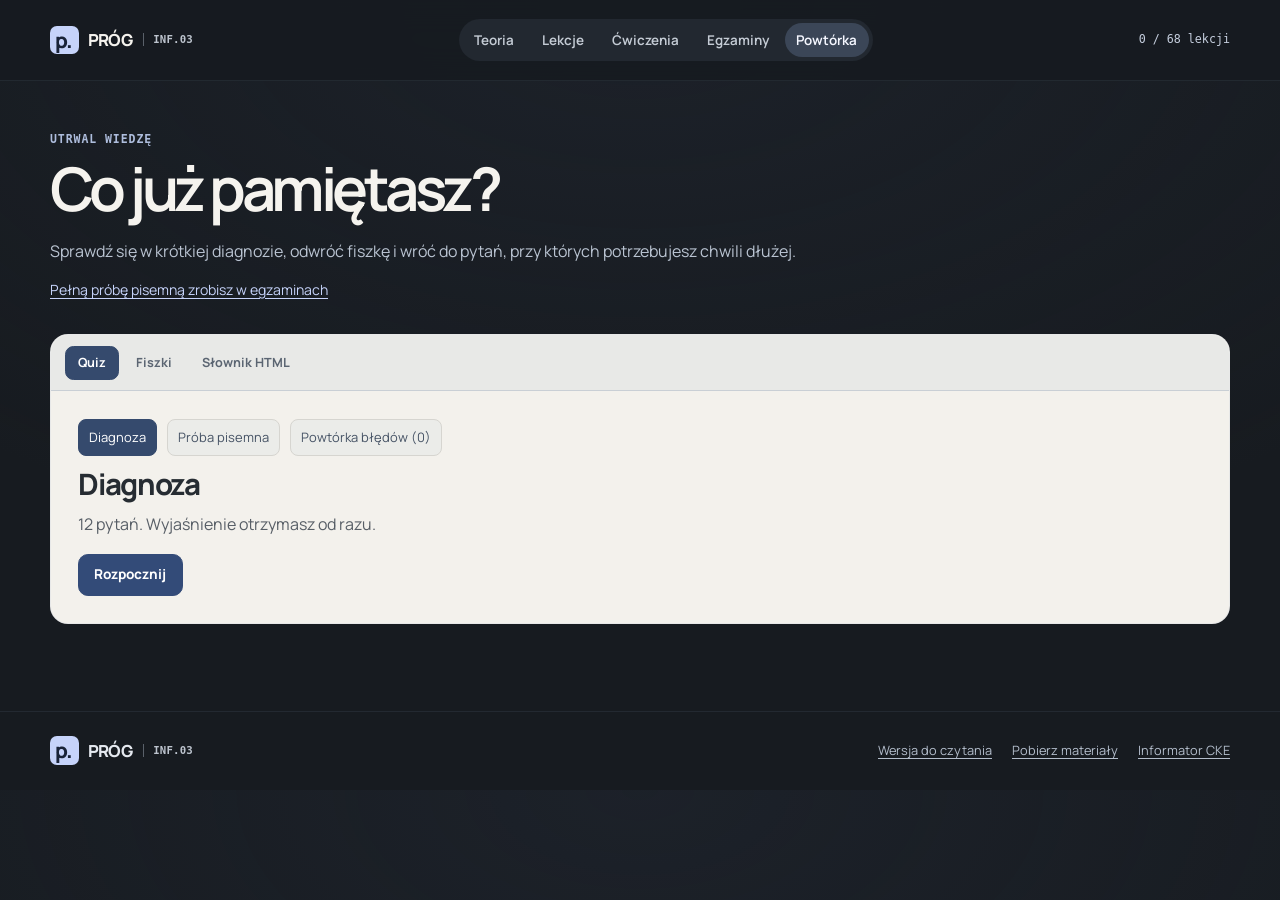
<file: powtorka.html>
<!doctype html>
<html lang="pl">
<head>
  <meta charset="utf-8">
  <meta name="viewport" content="width=device-width,initial-scale=1">
  <meta name="color-scheme" content="dark">
  <meta name="theme-color" content="#171b20">
  <meta name="description" content="Kurs INF.03. Teoria HTML, CSS, SQL, PHP i JavaScript, uzupełnianie kodu, lekcje i egzaminy na czas.">
  <title>Quizy i fiszki / PRÓG INF.03</title>
  <link rel="stylesheet" href="style.css?v=5">
  
  <script type="module" src="app.mjs?v=6"></script>
</head>
<body data-page="recall">
<a class="skip" href="#tresc">Przejdź do treści</a>
<header class="site-header">
  <div class="wrap bar">
    <a class="brand" href="./"><span class="brand-mark" aria-hidden="true">p.</span> PRÓG<span class="brand-code">INF.03</span></a>
    <nav id="nav" aria-label="Kurs"><a href="teoria.html">Teoria</a><a href="lekcje.html">Lekcje</a><a href="zadania.html">Ćwiczenia</a><a href="egzaminy.html">Egzaminy</a><a href="powtorka.html" aria-current="page">Powtórka</a></nav>
    <a class="head-progress" href="lekcje.html"><span id="header-progress">Moje lekcje</span></a>
  </div>
</header>
<main id="tresc">
  
    <section class="wrap page-intro"><p class="kicker">UTRWAL WIEDZĘ</p><h1>Co już pamiętasz?</h1><p>Sprawdź się w krótkiej diagnozie, odwróć fiszkę i wróć do pytań, przy których potrzebujesz chwili dłużej.</p><a class="inline-link" href="egzaminy.html">Pełną próbę pisemną zrobisz w egzaminach</a></section>
    <section class="wrap section" aria-label="Powtórka"><div id="recall" class="panel"></div></section>
  <noscript><div class="wrap notice">Otwórz <a href="lektura.html">materiały do czytania bez JavaScriptu</a>. Interaktywne ćwiczenia i zegary wymagają JavaScriptu.</div></noscript>
</main>
<footer class="site-footer"><div class="wrap footer-row"><a class="brand" href="./"><span class="brand-mark" aria-hidden="true">p.</span> PRÓG<span class="brand-code">INF.03</span></a><a href="lektura.html">Wersja do czytania</a><a href="materialy-inf03.zip" download>Pobierz materiały</a><a href="https://bip.cke.gov.pl/attachments/download/8580">Informator CKE</a></div></footer>
</body>
</html>
</file>
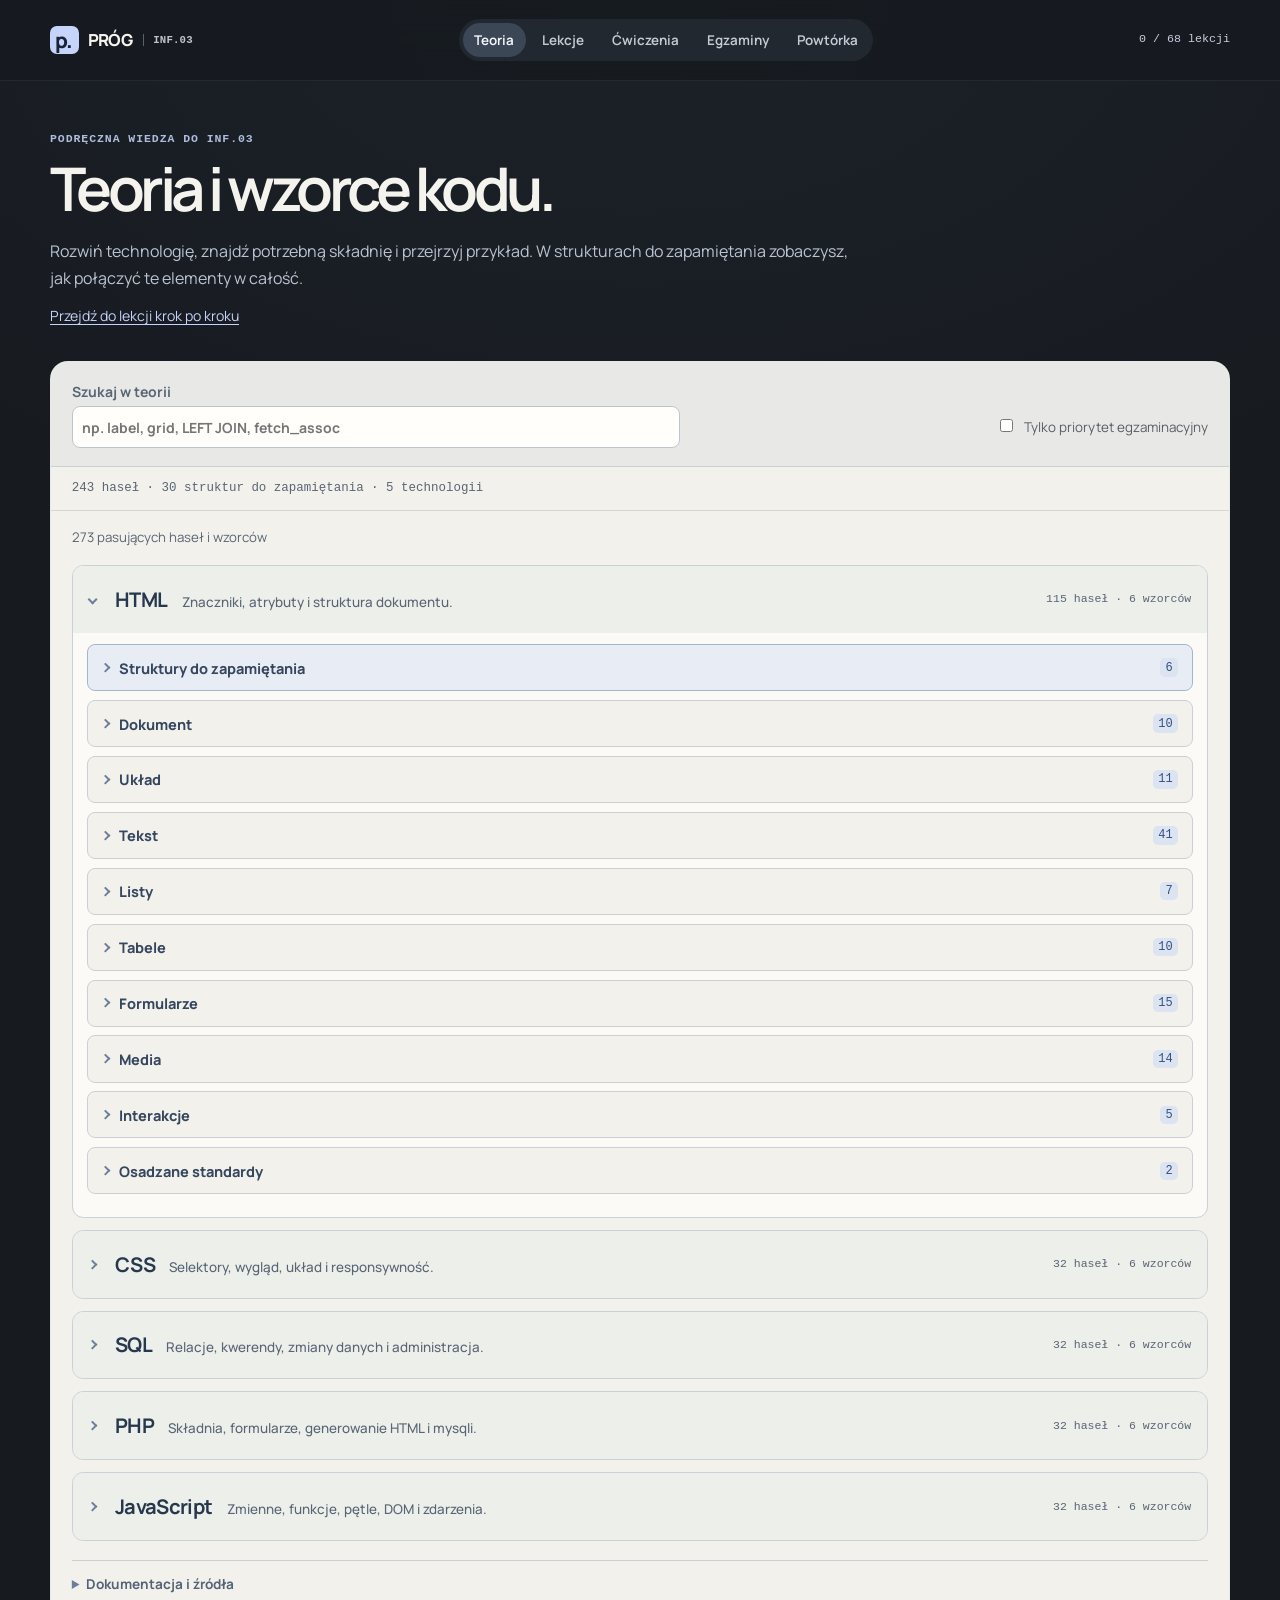
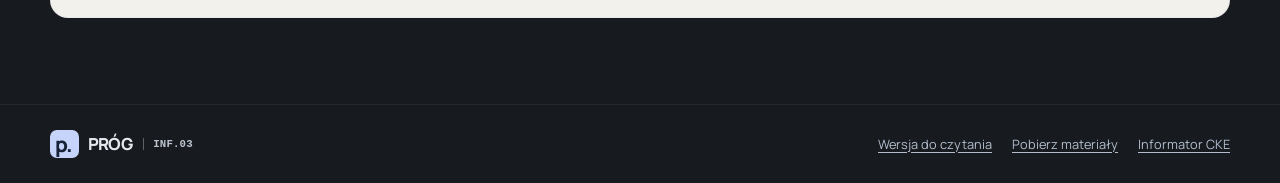
<file: teoria.html>
<!doctype html>
<html lang="pl">
<head>
  <meta charset="utf-8">
  <meta name="viewport" content="width=device-width,initial-scale=1">
  <meta name="color-scheme" content="dark">
  <meta name="theme-color" content="#171b20">
  <meta name="description" content="Kurs INF.03. Teoria HTML, CSS, SQL, PHP i JavaScript, uzupełnianie kodu, lekcje i egzaminy na czas.">
  <title>Teoria HTML, CSS, SQL, PHP i JavaScript / PRÓG</title>
  <link rel="stylesheet" href="style.css?v=5">
  <link rel="stylesheet" href="theory.css?v=5">
  <script type="module" src="app.mjs?v=6"></script>
</head>
<body data-page="theory">
<a class="skip" href="#tresc">Przejdź do treści</a>
<header class="site-header">
  <div class="wrap bar">
    <a class="brand" href="./"><span class="brand-mark" aria-hidden="true">p.</span> PRÓG<span class="brand-code">INF.03</span></a>
    <nav id="nav" aria-label="Kurs"><a href="teoria.html" aria-current="page">Teoria</a><a href="lekcje.html">Lekcje</a><a href="zadania.html">Ćwiczenia</a><a href="egzaminy.html">Egzaminy</a><a href="powtorka.html">Powtórka</a></nav>
    <a class="head-progress" href="lekcje.html"><span id="header-progress">Moje lekcje</span></a>
  </div>
</header>
<main id="tresc">
  
    <section class="wrap page-intro"><p class="kicker">PODRĘCZNA WIEDZA DO INF.03</p><h1>Teoria i wzorce kodu.</h1><p>Rozwiń technologię, znajdź potrzebną składnię i przejrzyj przykład. W strukturach do zapamiętania zobaczysz, jak połączyć te elementy w całość.</p><a class="inline-link" href="lekcje.html">Przejdź do lekcji krok po kroku</a></section>
    <section class="wrap section" aria-label="Katalog teorii"><div id="theory" class="panel theory-panel"></div></section>
  <noscript><div class="wrap notice">Otwórz <a href="lektura.html">materiały do czytania bez JavaScriptu</a>. Interaktywne ćwiczenia i zegary wymagają JavaScriptu.</div></noscript>
</main>
<footer class="site-footer"><div class="wrap footer-row"><a class="brand" href="./"><span class="brand-mark" aria-hidden="true">p.</span> PRÓG<span class="brand-code">INF.03</span></a><a href="lektura.html">Wersja do czytania</a><a href="materialy-inf03.zip" download>Pobierz materiały</a><a href="https://bip.cke.gov.pl/attachments/download/8580">Informator CKE</a></div></footer>
</body>
</html>
</file>
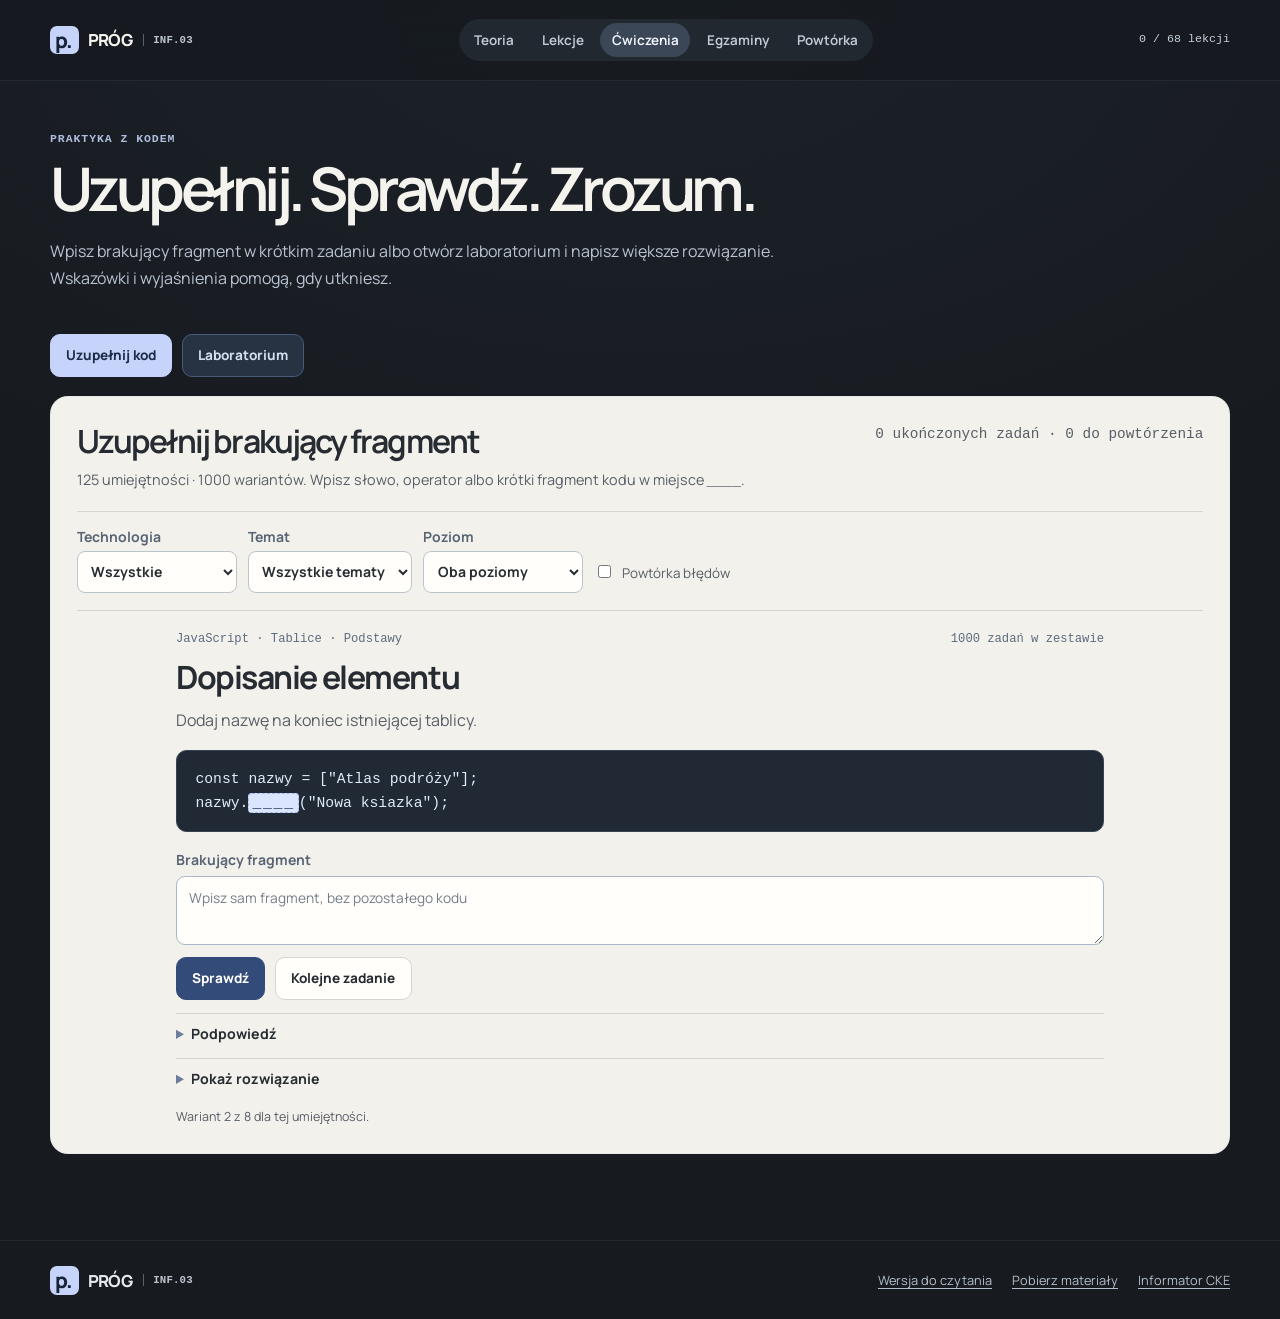
<file: zadania.html>
<!doctype html>
<html lang="pl">
<head>
  <meta charset="utf-8">
  <meta name="viewport" content="width=device-width,initial-scale=1">
  <meta name="color-scheme" content="dark">
  <meta name="theme-color" content="#171b20">
  <meta name="description" content="Kurs INF.03. Teoria HTML, CSS, SQL, PHP i JavaScript, uzupełnianie kodu, lekcje i egzaminy na czas.">
  <title>Uzupełnij kod i ćwicz programowanie / PRÓG INF.03</title>
  <link rel="stylesheet" href="style.css?v=5">
  <link rel="stylesheet" href="gaps.css?v=5">
  <script type="module" src="app.mjs?v=6"></script>
</head>
<body data-page="tasks">
<a class="skip" href="#tresc">Przejdź do treści</a>
<header class="site-header">
  <div class="wrap bar">
    <a class="brand" href="./"><span class="brand-mark" aria-hidden="true">p.</span> PRÓG<span class="brand-code">INF.03</span></a>
    <nav id="nav" aria-label="Kurs"><a href="teoria.html">Teoria</a><a href="lekcje.html">Lekcje</a><a href="zadania.html" aria-current="page">Ćwiczenia</a><a href="egzaminy.html">Egzaminy</a><a href="powtorka.html">Powtórka</a></nav>
    <a class="head-progress" href="lekcje.html"><span id="header-progress">Moje lekcje</span></a>
  </div>
</header>
<main id="tresc">
  
    <section class="wrap page-intro"><p class="kicker">PRAKTYKA Z KODEM</p><h1>Uzupełnij. Sprawdź. Zrozum.</h1><p>Wpisz brakujący fragment w krótkim zadaniu albo otwórz laboratorium i napisz większe rozwiązanie. Wskazówki i wyjaśnienia pomogą, gdy utkniesz.</p></section>
    <section class="wrap section" aria-label="Tryby ćwiczeń">
      <div class="page-switch" role="group" aria-label="Wybierz tryb ćwiczeń"><button type="button" class="button" data-task-view="gaps" aria-pressed="true" disabled>Uzupełnij kod</button><button type="button" class="button" data-task-view="lab" aria-pressed="false" disabled>Laboratorium</button></div>
      <div id="gap-exercises"></div>
      <div id="lab-section" hidden><p class="section-description">Napisz całe rozwiązanie. W HTML i CSS zobaczysz podgląd, a w JavaScripcie i SQL sprawdzisz wynik automatycznie. PHP uruchom lokalnie.</p><div id="lab" class="layout"></div></div>
    </section>
  <noscript><div class="wrap notice">Otwórz <a href="lektura.html">materiały do czytania bez JavaScriptu</a>. Interaktywne ćwiczenia i zegary wymagają JavaScriptu.</div></noscript>
</main>
<footer class="site-footer"><div class="wrap footer-row"><a class="brand" href="./"><span class="brand-mark" aria-hidden="true">p.</span> PRÓG<span class="brand-code">INF.03</span></a><a href="lektura.html">Wersja do czytania</a><a href="materialy-inf03.zip" download>Pobierz materiały</a><a href="https://bip.cke.gov.pl/attachments/download/8580">Informator CKE</a></div></footer>
</body>
</html>
</file>
<file: style.css>
@font-face{font-family:Manrope;src:url("manrope-latin-ext-wght-normal.woff2") format("woff2");font-weight:200 800;font-display:swap;unicode-range:U+0100-02BA,U+02BD-02C5,U+02C7-02CC,U+02CE-02D7,U+02DD-02FF,U+0304,U+0308,U+0329,U+1D00-1DBF,U+1E00-1E9F,U+1EF2-1EFF,U+2020,U+20A0-20AB,U+20AD-20C0,U+2113,U+2C60-2C7F,U+A720-A7FF}
@font-face{font-family:Manrope;src:url("manrope-latin-wght-normal.woff2") format("woff2");font-weight:200 800;font-display:swap;unicode-range:U+0000-00FF,U+0131,U+0152-0153,U+02BB-02BC,U+02C6,U+02DA,U+02DC,U+0304,U+0308,U+0329,U+2000-206F,U+20AC,U+2122,U+2191,U+2193,U+2212,U+2215,U+FEFF,U+FFFD}

:root{color-scheme:dark;--page:#171b20;--paper:#f3f1ec;--surface:#f3f1ec;--lift:#fffefa;--line:#d6d5d0;--text:#262c32;--muted:#575e66;--quiet:#616872;--accent:#c6d3fa;--accent-ink:#354f91;--peach:#edb99b;--dark-line:#343c46;--radius:18px;--mono:"Cascadia Mono",Consolas,monospace;--sans:Manrope,"Segoe UI",system-ui,sans-serif}
*,*::before,*::after{box-sizing:border-box}
html{scroll-behavior:smooth;scroll-padding-top:104px}
body{margin:0;background:radial-gradient(ellipse 80% 580px at 50% 0,#262d3b55,transparent),var(--page);color:#f5f3ee;font:1rem/1.65 var(--sans)}
button,input,select,textarea{font:inherit}a{color:inherit}button{cursor:pointer}button:disabled{cursor:default;opacity:.5}
[hidden]{display:none!important}*:focus-visible{outline:3px solid #8fabe6;outline-offset:3px}
h1,h2,h3,h4,p{margin-top:0}h2,h3,h4{line-height:1.16;letter-spacing:-.045em;font-weight:690}p:last-child{margin-bottom:0}
pre{margin:0;font:.88rem/1.65 var(--mono);white-space:pre;overflow:auto;tab-size:2}code,kbd{font-family:var(--mono)}
.wrap{width:min(100% - 5rem,1180px);margin-inline:auto}
.sr-only,.skip:not(:focus){position:absolute;width:1px;height:1px;padding:0;margin:-1px;overflow:hidden;clip-path:inset(50%);white-space:nowrap;border:0}
.skip{position:fixed;top:1rem;left:1rem;background:var(--accent);color:#192338;padding:.55rem .95rem;z-index:10;border-radius:.45rem}

.site-header{position:sticky;top:0;z-index:5;background:#171b20f0;backdrop-filter:blur(16px);border-bottom:1px solid #343c4670}
.bar{min-height:5rem;display:flex;align-items:center;justify-content:space-between;gap:1.1rem}
.brand{display:inline-flex;align-items:center;gap:.55rem;font-weight:790;font-size:1.04rem;letter-spacing:-.035em;text-decoration:none;white-space:nowrap}
.brand-code{font:550 .67rem var(--mono);color:#bdc4ce;letter-spacing:.015em;border-left:1px solid #5a616a;padding-left:.6rem;margin-left:.1rem}
.brand-mark{display:grid;place-items:center;width:1.8rem;height:1.8rem;background:var(--accent);color:#192338;font:800 1.3rem/1 var(--sans);border-radius:.43rem;letter-spacing:-.11em;padding-right:.12em}
.bar nav{display:flex;align-items:center;gap:.3rem;padding:.25rem;border-radius:2rem;background:#222830}
.bar nav a{text-decoration:none;font-size:.84rem;font-weight:640;white-space:nowrap;padding:.4rem .72rem;border-radius:1.2rem;color:#c4cbd4;transition:background .18s,color .18s}
.bar nav a:hover{color:white;background:#343d48}.bar nav a[aria-current=location]{color:#f5f7ff;background:#3b4657}
.bar nav a[aria-current=page]{color:#f5f7ff;background:#3b4657}
.head-progress{color:#c6cfdf;text-decoration:none;font:.73rem/1.3 var(--mono);white-space:nowrap}.head-progress:hover{color:white}

.hero{display:grid;grid-template-columns:minmax(0,1.2fr) minmax(0,.92fr);align-items:center;gap:clamp(1.7rem,5vw,5.3rem);padding-block:4.35rem 4.2rem}
.hero-text{min-width:0}
.eyebrow,.kicker,.small-label{font:620 .72rem/1.4 var(--mono);letter-spacing:.08em;text-transform:uppercase}
.eyebrow{color:#c0c9db;margin-bottom:1.3rem}
h1{font-size:clamp(3.25rem,6.3vw,5.9rem);line-height:1.04;letter-spacing:-.075em;margin:0 0 1.25rem;font-weight:650}
h1 em{font-style:normal;color:var(--peach)}
.intro{color:#bbc1c9;line-height:1.75;font-size:1.03rem;max-width:33rem;margin-bottom:1.55rem}
.actions,.tool-row,.choice-row{display:flex;align-items:center;flex-wrap:wrap;gap:.62rem}.tool-row{margin-block:.8rem}
.button{display:inline-flex;justify-content:center;align-items:center;gap:.4rem;text-align:center;min-height:2.65rem;padding:.62rem .95rem;border:1px solid var(--line);border-radius:.62rem;background:var(--lift);color:var(--text);text-decoration:none;font-size:.85rem;font-weight:750;line-height:1.25;transition:border-color .18s,background .18s,transform .18s}
.button:hover{background:white;border-color:#9aa2ad}.button:active{transform:translateY(1px)}
.button.primary{background:#334b78;border-color:#334b78;color:#fff}.button.primary:hover{background:#233b66}
.button.quiet{background:transparent}
.hero .button{min-height:3rem;padding:.72rem 1.1rem}
.hero .button.primary{background:var(--accent);border-color:var(--accent);color:#1d2c49}.hero .button.primary:hover{background:#d8e1ff}
.hero .button.quiet{color:#e3e8ef;border-color:#596371}.hero .button.quiet:hover{background:#2c3440;border-color:#8391a5}
.hero-facts{display:flex;flex-wrap:wrap;gap:.43rem 1.15rem;align-items:center;color:#9ea9b8;font-size:.76rem;margin-top:1.6rem}
.hero-facts strong{color:#d5dce6;font:600 .8rem var(--mono)}
.warmup{color-scheme:light;position:relative;background:#f3f1ec;color:#272d35;border-radius:1.25rem;padding:1.3rem 1.45rem 1.2rem;box-shadow:0 1.4rem 3.3rem #070a0e35;border:1px solid #fff3;min-width:0}
.warmup::before{content:"";position:absolute;inset:.7rem -.6rem -.6rem .75rem;border:1px solid #5260788c;border-radius:1.35rem;z-index:-1;transform:rotate(2deg)}
.warmup-top{display:flex;align-items:center;justify-content:space-between;font:.65rem var(--mono);letter-spacing:.065em;color:#636c78;gap:.5rem}
.warmup-subject{background:#dee5f4;color:#33476e;border-radius:.4rem;padding:.35rem .5rem;font-weight:650;letter-spacing:0}
.warmup h2{font-size:1.4rem;margin:1rem 0 .65rem;letter-spacing:-.048em}
.warmup-code{background:#e6e6e3;color:#263347;border-radius:.65rem;padding:.8rem .9rem;margin-bottom:.85rem;min-height:6rem;font-size:.85rem;line-height:1.62}
.warmup-options{display:grid;grid-template-columns:repeat(3,minmax(0,1fr));gap:.45rem}
.warmup-option{min-width:0;overflow-wrap:anywhere;border:1px solid #bfc4ca;background:#fffefa;color:#283747;min-height:2.65rem;border-radius:.53rem;font:650 .85rem var(--mono);padding:.4rem .28rem;transition:background .18s,transform .18s,border-color .18s}
.warmup-option:hover{background:#e2e9fa;border-color:#5b77b4;transform:translateY(-2px)}.warmup-option:disabled{opacity:1;cursor:default;transform:none}
.warmup-option.correct{background:#d6e7d7;border-color:#65876d;color:#25462a}.warmup-option.incorrect{background:#efd9d1;border-color:#a77564;color:#703e2b}
.warmup-feedback{font-size:.8rem;color:#5d6570;margin:.85rem 0 0;line-height:1.6;min-height:1.55rem}
.warmup-feedback.answered{animation:arrive .24s ease-out}
.text-button{background:none;border:0;border-bottom:1px solid #a9b3c7;color:#385584;font-size:.78rem;font-weight:750;padding:0 0 .1rem;margin-top:.6rem}
.text-button:hover{color:#102e64;border-color:#102e64}

.section{margin-block:0 5.4rem;scroll-margin-top:0}
.section-heading{display:flex;align-items:end;justify-content:space-between;gap:1.5rem;margin-bottom:1.3rem}
.section h2{font-size:clamp(1.9rem,3.45vw,3.1rem);letter-spacing:-.06em;margin:0;font-weight:640}
.kicker{color:#aebddd;margin-bottom:.52rem}
.lede{color:#adb7c5;max-width:25rem;margin:0;font-size:.9rem;line-height:1.7}
.course{background:var(--paper);border:1px solid #b8c5d330;border-radius:var(--radius);overflow:hidden;color:var(--text);color-scheme:light}
.course-toolbar{display:flex;align-items:center;justify-content:space-between;gap:1rem;padding:1.02rem 1.3rem;background:#e8e9e7;border-bottom:1px solid #cbd0d3}
.course-current{display:flex;flex-direction:column;gap:.14rem}.course-current .small-label{font-size:.62rem;margin:0;color:#576578}
.course-current strong{font-size:.95rem;letter-spacing:-.025em;font-weight:750}
.course-current>.small{font:.68rem var(--mono);color:#596474}
.course-search{display:flex;flex-direction:column;gap:.14rem;min-width:min(100%,17rem);font-size:.74rem;font-weight:650;color:#4f5b6d}
.course-search input{font-size:.81rem;min-height:2.4rem}
.course-layout{display:grid;grid-template-columns:minmax(12rem,16rem) minmax(0,1fr);align-items:stretch}
.course-modules{padding:.62rem;background:#252d37;display:flex;flex-direction:column;gap:.18rem;border-right:1px solid #bdc3ca}
.course-module{display:flex;align-items:center;justify-content:space-between;gap:.6rem;text-align:left;font-size:.8rem;font-weight:610;color:#c3ccd8;padding:.7rem .65rem;border-radius:.45rem;border:1px solid transparent;background:transparent;line-height:1.4}
.course-module:hover{background:#34404d;color:white}
.course-module[aria-pressed=true]{background:#d7e0f8;color:#203551;border-color:#d7e0f8}
.course-module-count{flex:none;font:550 .66rem var(--mono);opacity:.83}
.course-reader{min-width:0}
.course-search-results{background:#e3e8f0;border-bottom:1px solid #bcc7d6;padding:.8rem 1.25rem}
.course-search-results>p{margin:0 0 .45rem;font-size:.77rem}
#lesson-search-matches{display:flex;flex-wrap:wrap;gap:.4rem;max-height:16rem;overflow:auto}
.course-search-match{display:flex;flex-direction:column;gap:.12rem;text-align:left;background:#fbfcff;border:1px solid #bdc8d8;border-radius:.5rem;color:#263854;padding:.42rem .62rem}
.course-search-match:hover{border-color:#536fa1}.course-search-match strong{font-size:.83rem;font-weight:700}.course-search-match span{font-size:.72rem;color:#5f6e83}
.lesson-panel{min-width:0}
.lesson-select{display:flex;align-items:center;flex-wrap:wrap;gap:.53rem;margin:.7rem 0 1rem;font-size:.79rem;color:#626b75}
.lesson-select select{max-width:100%;font-size:.8rem}

.layout{display:grid;grid-template-columns:minmax(11rem,14rem) minmax(0,1fr);border:1px solid #c6cfdb44;border-radius:var(--radius);overflow:hidden;background:var(--paper);color:var(--text);color-scheme:light}
.sidebar{padding:.9rem .65rem;border-right:1px solid #c9cfd5;background:#252d37;color:#dbe1ea;min-width:0}
.sidebar .small-label{margin:.15rem .45rem .62rem;color:#a9b7cb;font-size:.66rem}
.sidebar>.small{color:#b0bdcf;font:.68rem/1.6 var(--mono);margin:.9rem .45rem .2rem}
.contacts{display:grid;gap:.25rem}
.side-button{display:flex;align-items:center;gap:.5rem;justify-content:space-between;color:#cad3e0;background:transparent;border:1px solid transparent;border-radius:.47rem;text-align:left;width:100%;padding:.59rem .55rem;font-weight:640;font-size:.82rem;line-height:1.35}
.side-button:hover{background:#36414f;color:white}.side-button[aria-pressed=true]{background:#d7e0f8;border-color:#d7e0f8;color:#203551}
.side-button span{font:500 .66rem var(--mono);white-space:nowrap;opacity:.85}
.main-panel,.recall-content{padding:clamp(1rem,2.5vw,1.7rem);min-width:0}
.main-panel h3,.recall-content h3,.exam-card h3,.archive h3{font-size:clamp(1.38rem,2.3vw,1.95rem);margin-bottom:.65rem;font-weight:740}
.main-panel h3:focus,.question:focus{outline:none}
.main-panel h4{font-size:1.13rem;margin-bottom:.5rem}.main-panel p,.recall-content>p,.exam-card>p,.archive>p{color:var(--muted)}
.small-label{color:var(--quiet);margin-bottom:.55rem;font-size:.68rem}
.small,.muted{color:var(--muted)}.small{font-size:.82rem}
.codebox{background:#202934;border:1px solid #344252;color:#dfebfa;border-radius:.65rem;padding:.9rem 1rem;margin:.7rem 0 1rem;font-size:.85rem}
.note{padding:.66rem .85rem;background:#e0e6ef;border-left:3px solid #6a84b1;border-radius:.2rem .5rem .5rem .2rem;margin:.75rem 0;color:#263850;font-size:.9rem}
.note strong{font-size:.81rem;letter-spacing:.005em}.note p{margin:.22rem 0;color:inherit}
.note.ok{background:#e0ebe0;border-color:#719174;color:#294c2f}.note.error{background:#f0e1d9;border-color:#ac7663;color:#68472f}
.chip{background:#ebece9;border:1px solid var(--line);color:#465365;border-radius:.5rem;padding:.35rem .63rem;font-size:.81rem;min-height:2.35rem}
.tab{font:700 .79rem var(--sans);color:#5b6572;background:transparent;border:1px solid transparent;border-radius:.53rem;padding:.48rem .75rem;white-space:nowrap;transition:background .16s,color .16s}
.tab[aria-pressed=true],.chip[aria-pressed=true]{background:#354a6d;border-color:#354a6d;color:white}
.tab:hover,.chip:hover{border-color:#a3afc1}
.control{display:grid;gap:.2rem;font-size:.75rem;font-weight:700;color:#596575}
.controls{display:flex;align-items:end;gap:.6rem;flex-wrap:wrap;margin-bottom:1.1rem}.controls select{max-width:100%;font-size:.81rem}
.check{display:flex;align-items:baseline;gap:.5rem;font-size:.84rem;color:var(--muted)}.check input{flex:none}
input[type=checkbox],input[type=radio],progress{accent-color:#496699}
select,input[type=search],input[type=number]{min-height:2.6rem;color:var(--text);background:#fffefa;border:1px solid #bcc5cd;border-radius:.5rem;padding:.36rem .6rem;color-scheme:light}
input[type=number]{width:5rem}
.editor-grid{display:grid;grid-template-columns:1fr;gap:.75rem;margin:.62rem 0}
.editor-grid.with-preview{grid-template-columns:minmax(0,1fr) minmax(0,1fr)}.editor-grid>div{min-width:0}
.editor{display:block;width:100%;min-height:15rem;resize:vertical;background:#202934;color:#dfebfa;border:1px solid #4b5d73;border-radius:.64rem;padding:.75rem;font:.86rem/1.58 var(--mono);tab-size:2;color-scheme:dark}
.editor-grid .control{margin-bottom:.3rem}
.preview{width:100%;min-height:15rem;background:white;border:1px solid #bbc5cf;border-radius:.62rem;display:block;color-scheme:light}
.fold{border-top:1px solid var(--line);margin-top:.65rem;padding:.53rem 0 .15rem}
.fold summary{cursor:pointer;font-weight:720;font-size:.88rem}.fold summary:hover{color:#315589}
summary::marker{color:#6c7e99}
.panel,.exam-card,.archive{color-scheme:light;background:var(--paper);color:var(--text);border:1px solid #c6cfdb44;border-radius:var(--radius);min-width:0}
.tabs{display:flex;gap:.27rem;flex-wrap:wrap;padding:.65rem .85rem;border-bottom:1px solid #c9cfd5;background:#e8e9e7;border-radius:var(--radius) var(--radius) 0 0}
.recall-content h3{margin-top:.65rem}.question,.quiz-option{white-space:pre-wrap;overflow-wrap:anywhere}
.quiz-option{display:flex;align-items:baseline;gap:.5rem;background:#fffefa;border:1px solid #cbd0d4;border-radius:.55rem;padding:.58rem .75rem;margin:.43rem 0;font-size:.9rem}
.quiz-option input{flex:none}.quiz-option:has(:checked){background:#e4eafa;border-color:#7790bc}
.flash-card{background:#28364b;color:#f1f5fd;border:1px solid #445b7b;border-radius:.86rem;padding:1.2rem 1.3rem;margin:.8rem 0;min-height:10.5rem}
.flash-card .small-label,.flash-card .muted{color:#bfcfe5}.flash-answer{animation:arrive .24s ease}
.tag-list{display:grid;grid-template-columns:repeat(auto-fit,minmax(min(100%,17rem),1fr));gap:.6rem;margin-top:.75rem}
.tag-card{background:#fffefa;border:1px solid #cbd0d4;border-radius:.57rem;padding:.63rem .7rem;min-width:0}
.tag-card summary{cursor:pointer}.tag-card p{margin:.55rem 0;font-size:.87rem}
.exam-grid{display:grid;grid-template-columns:minmax(0,1fr) minmax(14.2rem,.4fr);gap:.9rem;align-items:start;margin-top:.9rem}
#exams>.tabs{border-radius:.7rem;background:#262e38;border:1px solid #414e61}
#exams>.tabs .tab{color:#ccd6e7}#exams>.tabs .tab[aria-pressed=true]{background:var(--accent);color:#23334d;border-color:var(--accent)}
.exam-card,.archive{padding:1.25rem}
.exam-time{font:680 clamp(1.7rem,3.7vw,3rem)/1.15 var(--mono);letter-spacing:-.06em;color:#354f80;margin:.7rem 0 1rem}
.exam-sticky{position:sticky;top:6rem;background:#dce4f2;border-color:#b9c8df}
.exam-card .fold .check{padding:.55rem 0;margin:.4rem 0;border-bottom:1px solid #d6d5d0}
.archive{margin-top:1.1rem}.archive a,.recall-content a,.source a{color:#34598a;text-underline-offset:.16em}
.archive-list{margin:.48rem 0;padding:0;list-style:none}
.archive-list li{display:flex;justify-content:space-between;flex-wrap:wrap;border-top:1px solid var(--line);padding:.52rem 0;gap:.28rem .7rem}
.archive-links{display:flex;gap:.65rem;flex-wrap:wrap;font-size:.86rem}
.notice,.loading{padding:.75rem 1rem;background:#e0e6ef;border:1px solid #b0bfd2;color:#273e5b;border-radius:.5rem;margin:.7rem}
.site-footer{border-top:1px solid #414b594d;padding:1.55rem 0;color:#b3bdcb}
.footer-row{display:flex;align-items:center;gap:.7rem 1.25rem;flex-wrap:wrap}.footer-row>.brand{margin-right:auto;color:#e5e9ef}
.footer-row>a:not(.brand){font-size:.8rem;text-underline-offset:.2em}.footer-row>a:hover{color:white}
.reading{max-width:59rem;background:var(--paper);color:var(--text);padding:2rem;border-radius:var(--radius);margin-block:3rem;color-scheme:light}
.reading h1{font-size:clamp(2.2rem,6vw,4rem);margin-top:1.3rem}.reading details{margin:.6rem 0}.reading a{color:#34598a}
.page-intro{padding-block:3.1rem 2rem}
.page-intro h1{font-size:clamp(2.25rem,4.7vw,4.15rem);line-height:1.12;margin-bottom:1rem;max-width:58rem}
.page-intro>p:not(.kicker){max-width:50rem;color:#bac4d2;font-size:1rem;margin-bottom:.7rem}
.inline-link{display:inline-block;color:var(--accent);font-size:.88rem;text-underline-offset:.2em}
.home-routes{display:grid;grid-template-columns:repeat(2,minmax(0,1fr));gap:1rem}
.route-card{display:flex;flex-direction:column;align-items:start;padding:1.5rem;border:1px solid #414f64;border-radius:var(--radius);background:#222b37;color:#f3f4f7;text-decoration:none;transition:background .18s,border-color .18s,transform .18s}
.route-card:hover{background:#2c3849;border-color:#869fca;transform:translateY(-3px)}
.route-label{font:.75rem var(--mono);color:#c3d3ee}
.route-card h3{margin:1.1rem 0 .6rem;font-size:1.6rem;font-weight:650}
.route-card p{color:#bac7da;font-size:.93rem;margin-bottom:1.4rem;max-width:28rem}
.route-action{margin-top:auto;font-size:.85rem;font-weight:700;border-bottom:1px solid #879ec1;padding-bottom:.1rem;color:#d7e3fb}
.page-switch{display:flex;flex-wrap:wrap;gap:.6rem;margin-bottom:1.2rem}
.page-switch .button{background:#273242;color:#d3deef;border-color:#475b77}
.page-switch .button[aria-pressed=true]{background:var(--accent);color:#1c2d49;border-color:var(--accent)}
.section-description{color:#bec9d9;max-width:52rem;margin-bottom:1rem}
.exam-center-tabs{background:#283444;border-color:#495c76;border-radius:.8rem}
.exam-center-tabs .tab{color:#d0def3}
.exam-center-tabs .tab[aria-pressed=true]{background:var(--accent);color:#213553;border-color:var(--accent)}
.exam-center-pane{margin-top:1rem}
.exam-archive-list{display:grid;grid-template-columns:repeat(auto-fit,minmax(min(100%,16rem),1fr));gap:.4rem;max-height:24rem;overflow:auto;padding:.1rem}
.exam-archive-list .button{flex-direction:column;align-items:start;text-align:left;gap:.2rem;font-size:.8rem}
.exam-archive-list .button[aria-pressed=true]{background:#dbe6fb;border-color:#6a85b0}
.exam-archive-list .button small{font-size:.7rem}
.exam-archive-list .course-search-match[aria-pressed=true]{background:#dbe6fb;border-color:#6a85b0}
.exam-center-pane .exam-grid{margin-top:1rem}
#trial-body .check{padding:.5rem 0}
@keyframes arrive{from{opacity:.3;transform:translateY(4px)}}

.course-module,.side-button{font-size:.875rem}
.course-module-count,.side-button span{font-size:.75rem}
.course-search,.control{font-size:.875rem}
.controls select,.course-search input,.lesson-select select,.lesson-select,.warmup-feedback{font-size:.875rem}
.hero-facts{font-size:.8rem}

@media(max-width:1050px){.wrap{width:min(100% - 3rem,1180px)}.hero{gap:2rem;padding-block:3.4rem 3.6rem}.bar nav a{padding:.35rem .55rem}.brand-code{display:none}.course-layout{grid-template-columns:minmax(11.5rem,13rem) minmax(0,1fr)}.course-toolbar{padding:.9rem 1rem}}
@media(max-width:760px){html{scroll-padding-top:115px}.wrap{width:calc(100% - 1.6rem)}.bar{min-height:3.3rem;flex-wrap:wrap;padding:.65rem 0 .6rem;gap:.58rem}.brand-code{display:block}.head-progress{font-size:.67rem}.bar nav{order:3;width:100%;justify-content:space-between;border-radius:.7rem;padding:.18rem}.bar nav a{font-size:.78rem;padding:.33rem .6rem}.hero{grid-template-columns:minmax(0,1fr);gap:1.65rem;padding-block:2.2rem 3rem}.eyebrow{font-size:.64rem;margin-bottom:.85rem}h1{font-size:clamp(2.95rem,10vw,4.5rem);margin-bottom:.95rem}.intro{font-size:.93rem;margin-bottom:1.2rem;max-width:33rem}.desktop-break{display:none}.hero .button{min-height:2.8rem;padding:.65rem .8rem;font-size:.8rem}.hero-facts{margin-top:1.1rem;font-size:.7rem;gap:.4rem 1rem}.warmup{padding:1.15rem}.warmup::before{inset:.4rem -.2rem -.4rem .3rem}.warmup h2{font-size:1.3rem}.warmup-code{min-height:5rem}.section{margin-bottom:3.3rem}.section-heading{display:grid;gap:.55rem;margin-bottom:1rem}.section h2{font-size:clamp(1.8rem,6.7vw,2.5rem)}.lede{max-width:34rem;font-size:.85rem}.kicker{font-size:.64rem;margin-bottom:.45rem}.course-toolbar{align-items:start;flex-direction:column;gap:.75rem}.course-search{width:100%;min-width:0}.course-search>span{position:absolute;width:1px;height:1px;padding:0;overflow:hidden;clip-path:inset(50%)}.course-layout{grid-template-columns:minmax(0,1fr)}.course-modules{flex-direction:row;overflow-x:auto;padding:.53rem;gap:.3rem;border-right:0;border-bottom:1px solid #c1c9d4;scrollbar-width:thin}.course-module{flex:none;max-width:14.5rem;padding:.45rem .6rem;font-size:.75rem}.course-module-title{max-width:10rem}.course-module-count{font-size:.61rem}.course-reader{width:100%}.main-panel,.recall-content{padding:1rem}.lesson-select{align-items:start;flex-direction:column;gap:.2rem}.lesson-select select{width:100%}.layout,.exam-grid{grid-template-columns:minmax(0,1fr)}.sidebar{border:0;border-bottom:1px solid #bbc5d4;padding:.55rem}.contacts{display:flex;flex-wrap:wrap;gap:.25rem}.side-button{width:auto;flex:1 0 auto;padding:.4rem .55rem;font-size:.75rem;min-width:5.7rem}.side-button span{font-size:.61rem}.sidebar .small-label{display:none}.sidebar>.small{margin:.5rem .3rem 0;font-size:.61rem}.editor-grid.with-preview{grid-template-columns:minmax(0,1fr)}.exam-sticky{position:static;grid-row:1}.exam-card,.archive{padding:1rem}.controls .control{min-width:0;max-width:100%}.controls select{max-width:100%;font-size:.75rem}.course-search-results{padding:.7rem}.course-search-match{width:100%}.tool-row>.check{width:100%;margin-top:.3rem}.reading{padding:1rem}.warmup-options{gap:.35rem}.warmup-option{font-size:.76rem}}
@media(prefers-reduced-motion:reduce){*,*::before,*::after{scroll-behavior:auto!important;animation:none!important;transition:none!important}}
@media(max-width:760px){.bar nav{overflow:auto;justify-content:flex-start;scrollbar-width:thin}.bar nav a{flex:none;padding:.33rem .75rem}.home-routes{grid-template-columns:1fr}.route-card{padding:1.2rem}.route-card h3{font-size:1.4rem}.page-intro{padding-block:2rem 1.5rem}.page-intro>p:not(.kicker){font-size:.9rem}}
</file>
<file: theory.css>
.reference-tools{display:flex;flex-wrap:wrap;align-items:end;justify-content:space-between;gap:1rem;padding:1.15rem 1.3rem;background:#e8e9e7;border-bottom:1px solid #cbd0d3}
.reference-tools>.control{flex:1 1 20rem;max-width:38rem}.reference-tools .check{margin-bottom:.6rem}.reference-overview{margin:0;padding:.75rem 1.3rem;border-bottom:1px solid #d6d5d0;color:#596575;font:500 .78rem/1.5 var(--mono)}
#reference-content{padding:0 1.3rem 1.3rem}.reference-results{font-size:.83rem;color:#596575;margin:1rem 0}
.reference-language{border:1px solid #c9d0d9;border-radius:.7rem;background:#fbfaf6;overflow:hidden;margin:.75rem 0}
.reference-language-summary{display:flex;align-items:center;justify-content:space-between;gap:1rem;padding:1.05rem 1rem;cursor:pointer;background:#ecefea}
.reference-language-summary::before,.reference-group>summary::before{content:"";width:.45rem;height:.45rem;flex:none;border-right:2px solid #6c7e99;border-bottom:2px solid #6c7e99;transform:rotate(-45deg);margin-right:.15rem}
.reference-language[open]>.reference-language-summary::before,.reference-group[open]>summary::before{transform:rotate(45deg)}
.reference-language-summary>span:first-of-type,.reference-group>summary>span:first-of-type{margin-right:auto}
.reference-language-summary::marker{color:#4c6596}.reference-language-summary>span:first-child{display:flex;align-items:baseline;flex-wrap:wrap;gap:.4rem .9rem}
.reference-language-summary strong{font-size:1.26rem;letter-spacing:-.035em;color:#27384d}.reference-description{color:#596575;font-size:.84rem;font-weight:500}
.reference-language-count{flex:none;color:#596575;font:.72rem/1.4 var(--mono);font-weight:500}.reference-language-body{padding:.15rem .9rem .85rem}
.theory-panel{overflow:hidden}
.reference-group{margin:.55rem 0;border:1px solid #cbd0d7;border-radius:.5rem;background:#f3f1ec;overflow:hidden}
.reference-group>summary{display:flex;align-items:center;justify-content:space-between;gap:.5rem;padding:.66rem .85rem;cursor:pointer;font-weight:750;color:#35465f;font-size:.91rem}
.reference-count{font:.75rem var(--mono);background:#dce4f2;color:#354f80;border-radius:.3rem;padding:.14rem .35rem}
.reference-intro{font-size:.85rem;color:#596575;padding:.35rem .85rem 0}.reference-pattern-group{border-color:#a6b5ce;background:#e8edf5}
.reference-item{margin:0 .85rem;padding:.65rem 0;border-top:1px solid #d2d5d9}.reference-item>summary{cursor:pointer;font-size:.91rem;line-height:1.45;font-weight:700;color:#283c58}
.reference-item>summary>span:first-child{margin-right:.6rem}.reference-item>summary:hover{color:#234b8b}.reference-item p{font-size:.89rem;line-height:1.75;color:#505c6b;margin:.6rem 0}
.reference-priority{font:500 .67rem var(--mono);color:#68758a;white-space:nowrap}.reference-item .codebox{margin:.6rem 0 .7rem}
.reference-item .reference-trap{font-size:.83rem;border-left:2px solid #8e9fba;padding:.2rem .65rem;background:#e2e7ef;color:#354966}
.reference-checks{padding-left:1.1rem;color:#435571;font-size:.85rem}.reference-checks li{margin:.25rem 0}.reference-sources{margin-top:1.2rem;border-top:1px solid #cbd0d3;padding-top:.75rem;color:#546375}
.reference-sources>summary{cursor:pointer;font-size:.85rem;font-weight:700}.reference-sources p,.reference-sources ul{font-size:.82rem}.reference-sources a{color:#34598a;text-underline-offset:.2em}
@media(max-width:760px){.reference-tools{padding:1rem;gap:.7rem}.reference-tools>.control{min-width:0;max-width:100%}.reference-overview{padding:.7rem 1rem}#reference-content{padding:0 .65rem .8rem}.reference-language-summary{padding:.8rem;align-items:start;flex-direction:column;gap:.4rem}.reference-language-summary>span:first-child{display:block}.reference-description{display:block;margin-top:.3rem;font-size:.8rem}.reference-language-count{font-size:.69rem}.reference-language-body{padding:.1rem .45rem .5rem}.reference-item{margin:0 .65rem}.reference-group>summary{font-size:.84rem;padding:.65rem}.reference-priority{display:block;margin-top:.15rem}.reference-item .codebox{font-size:.79rem}.reference-tools .check{font-size:.8rem;margin:0}}
.reference-language-summary{display:grid;grid-template-columns:.65rem minmax(0,1fr) auto}
@media(max-width:760px){.reference-language-summary{grid-template-columns:.65rem minmax(0,1fr);column-gap:.6rem}.reference-language-summary::before{align-self:start;margin-top:.55rem}.reference-language-count{grid-column:2}}
</file>
<file: gaps.css>
.gap-shell{background:var(--paper,#f3f1ec);color:var(--text,#262c32);border:1px solid #c6cfdb44;border-radius:var(--radius,18px);padding:clamp(1rem,2.3vw,1.6rem);color-scheme:light}
.gap-intro{display:flex;align-items:start;justify-content:space-between;gap:1rem;margin-bottom:1.1rem}
.gap-intro h2{font-size:clamp(1.4rem,2.5vw,2rem);margin-bottom:.5rem}
.gap-intro p{color:var(--muted,#575e66);font-size:.9rem;max-width:43rem}
.gap-progress{font:.76rem/1.65 var(--mono,monospace);max-width:14rem;flex:none}
.gap-filters{display:flex;align-items:end;flex-wrap:wrap;gap:.7rem;padding:.8rem 0 1.1rem;border-top:1px solid var(--line,#d6d5d0);border-bottom:1px solid var(--line,#d6d5d0);margin-bottom:1.15rem}
.gap-filters .control{min-width:10rem}
.gap-filters select{max-width:100%}
.gap-review{padding-block:.55rem;font-size:.84rem}
.gap-meta{display:flex;justify-content:space-between;gap:.4rem 1rem;flex-wrap:wrap;font:.76rem/1.5 var(--mono,monospace);color:#5d6b7e;margin-bottom:.7rem}
.gap-card{max-width:58rem;margin-inline:auto}
.gap-card h3{font-size:clamp(1.4rem,2.5vw,2rem);margin-bottom:.7rem}
.gap-card h3:focus{outline:none}
.gap-card>p{color:var(--muted,#575e66)}
.gap-code{font-size:.92rem;white-space:pre;line-height:1.65;padding:1rem 1.15rem}
.gap-marker{background:#dbe5ff;color:#182d55;border:1px dashed #9fb7e9;border-radius:.25rem;padding:.04rem .19rem;letter-spacing:.12em}
.gap-answer{display:block;width:100%;min-height:4rem;resize:vertical;background:#fffefa;border:1px solid #a9b7c8;border-radius:.55rem;padding:.65rem .75rem;color:#26364d;font:.95rem/1.5 var(--mono,monospace);margin-top:.3rem}
.gap-answer::placeholder{font:400 .86rem/1.5 var(--sans,system-ui);color:#747d89}
.gap-feedback:empty{display:none}
.gap-counter{font-size:.78rem!important;margin-top:.85rem}
.gap-empty{padding:1rem 0}
@media(max-width:700px){.gap-intro{flex-direction:column;gap:.25rem}.gap-progress{max-width:100%;margin-bottom:0}.gap-filters{gap:.55rem}.gap-filters .control{min-width:calc(50% - .3rem);flex:1}.gap-filters .control select{width:100%;font-size:.8rem}.gap-review{width:100%;padding-block:.2rem}.gap-code{font-size:.83rem;padding:.8rem}.gap-meta{font-size:.7rem}.gap-card .tool-row .button{flex:1}}
</file>
